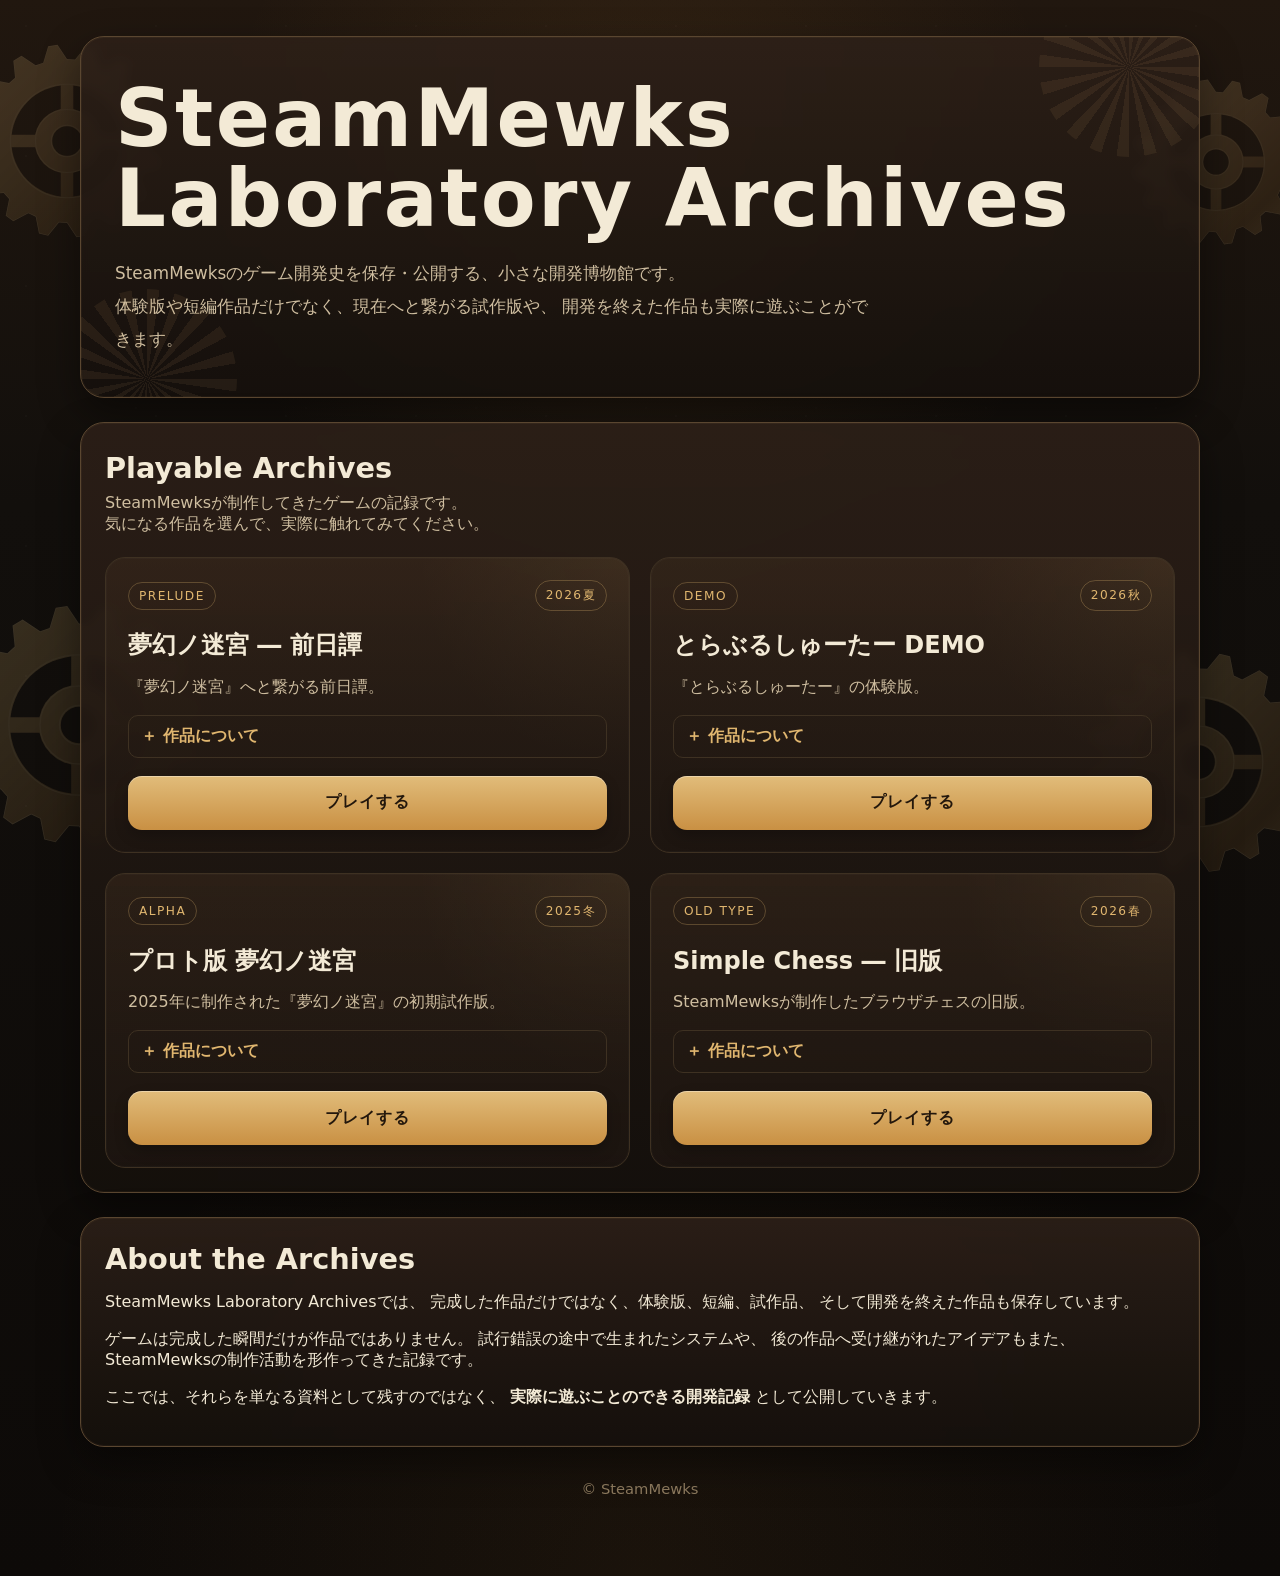
<file: index.html>
<!doctype html>
<html lang="ja">
<head>
  <meta charset="utf-8">
  <meta name="viewport" content="width=device-width, initial-scale=1, viewport-fit=cover">
  <meta name="theme-color" content="#120f0c">
  <meta
    name="description"
    content="SteamMewksが制作してきたブラウザゲームの体験版・短編作品・試作版を、実際に遊びながら辿れる開発アーカイブ。"
  >
  <title>SteamMewks Laboratory Archives</title>
  <link rel="stylesheet" href="./assets/css/style.css?v=20261019-3">

  <style>
    .game-summary{
      margin:0;
      color:var(--muted);
      line-height:1.82;
    }

    .game-details{
      margin-top:14px;
      color:var(--muted);
    }

    .game-details summary{
      cursor:pointer;
      padding:10px 12px;
      border:1px solid var(--line-soft);
      border-radius:10px;
      color:var(--accent-2);
      font-weight:700;
      list-style:none;
      user-select:none;
      transition:border-color .2s ease, background .2s ease;
    }

    .game-details summary::-webkit-details-marker{
      display:none;
    }

    .game-details summary::before{
      content:"＋";
      display:inline-block;
      width:1.4em;
    }

    .game-details[open] summary::before{
      content:"－";
    }

    .game-details summary:hover{
      border-color:var(--accent);
      background:rgba(224,182,111,0.05);
    }

    .details-content{
      padding:14px 4px 0;
    }

    .details-content p{
      margin:0;
      color:var(--muted);
      line-height:1.82;
    }

    .details-content p + p{
      margin-top:12px;
    }

    .game-details + .button{
      margin-top:18px;
    }
  </style>

</head>

<body>
  <div class="gears" aria-hidden="true">
    <div
      class="gear spin slow"
      style="--size: min(210px, 32vw, 32vh); --top: 4%; --left: -3%;"
    ></div>

    <div
      class="gear spin-reverse medium"
      style="--size: min(180px, 30vw, 30vh); --top: 8%; --right: -2%;"
    ></div>

    <div
      class="gear spin-reverse slow"
      style="--size: min(260px, 34vw, 34vh); --bottom: 5%; --left: -4%;"
    ></div>

    <div
      class="gear spin medium"
      style="--size: min(240px, 32vw, 32vh); --bottom: 2%; --right: -3%;"
    ></div>
  </div>

  <div class="noise" aria-hidden="true"></div>

  <main class="shell">

    <header class="hero panel">
      <h1>SteamMewks Laboratory Archives</h1>

      <p class="lead">
        SteamMewksのゲーム開発史を保存・公開する、小さな開発博物館です。<br>
        体験版や短編作品だけでなく、現在へと繋がる試作版や、
        開発を終えた作品も実際に遊ぶことができます。
      </p>
    </header>


    <section class="catalog panel" aria-labelledby="catalog-title">

      <div class="section-head">
        <h2 id="catalog-title">Playable Archives</h2>

        <p>
          SteamMewksが制作してきたゲームの記録です。<br>
          気になる作品を選んで、実際に触れてみてください。
        </p>
      </div>


      <div class="grid">

        <!-- 夢幻ノ迷宮 前日譚 -->
        <article class="card">

          <div class="card-top">
            <span class="tag">Prelude</span>
            <span class="tag">2026夏</span>
          </div>

          <h3>夢幻ノ迷宮 ― 前日譚</h3>

          <p class="game-summary">
            『夢幻ノ迷宮』へと繋がる前日譚。
          </p>

          <details class="game-details">
            <summary>作品について</summary>
            <div class="details-content">
              <p>
                本編より前に起きた出来事を、小さな冒険として体験できます。
              </p>

              <p>
                <strong>プレイ時間：</strong>
                1プレイ 約10～20分
                <br>
                <small>継続して遊べる要素があります。</small>
              </p>

              <p>
                クリアデータは『夢幻ノ迷宮』本編へ引き継ぐことができます。
              </p>
            </div>
          </details>

          <a
            class="button"
            href="./mugen-prelude/"
            aria-label="夢幻ノ迷宮 前日譚をプレイする"
          >
            プレイする
          </a>

        </article>


        <!-- とらぶるしゅーたー -->
        <article class="card">

          <div class="card-top">
            <span class="tag">Demo</span>
            <span class="tag">2026秋</span>
          </div>

          <h3>とらぶるしゅーたー DEMO</h3>

          <p class="game-summary">
            『とらぶるしゅーたー』の体験版。
          </p>

          <details class="game-details">
            <summary>作品について</summary>
            <div class="details-content">
              <p>
                ゲームの世界観や基本的なプレイ感覚を楽しめるデモバージョンです。
              </p>

              <p>
                <strong>プレイ時間：</strong>
                1プレイ 約30分
              </p>
            </div>
          </details>

          <a
            class="button"
            href="./troubleshooter-demo/"
            aria-label="とらぶるしゅーたー DEMOをプレイする"
          >
            プレイする
          </a>

        </article>


        <!-- プロト版 夢幻ノ迷宮 -->
        <article class="card">

          <div class="card-top">
            <span class="tag">Alpha</span>
            <span class="tag">2025冬</span>
          </div>

          <h3>プロト版 夢幻ノ迷宮</h3>

          <p class="game-summary">
            2025年に制作された『夢幻ノ迷宮』の初期試作版。
          </p>

          <details class="game-details">
            <summary>作品について</summary>
            <div class="details-content">
              <p>
                現在の作品へ発展する以前の、α版に近いゲームです。
              </p>

              <p>
                <strong>プレイ時間：</strong>
                1ゲーム 約10分
              </p>

              <p>
                現行版とはゲームシステムや内容が大きく異なります。<br>
                『夢幻ノ迷宮』がどのように生まれ、変化していったのかを残す
                開発資料として公開しています。
              </p>
            </div>
          </details>

          <a
            class="button"
            href="./proto-mugen/"
            aria-label="2025年制作のプロト版 夢幻ノ迷宮をプレイする"
          >
            プレイする
          </a>

        </article>

<!-- Simple Chess 旧版 -->
<article class="card">

  <div class="card-top">
    <span class="tag">Old Type</span>
    <span class="tag">2026春</span>
  </div>

  <h3>Simple Chess ― 旧版</h3>

  <p class="game-summary">
    SteamMewksが制作したブラウザチェスの旧版。
  </p>

  <details class="game-details">
    <summary>作品について</summary>
    <div class="details-content">
      <p>
        通常対局に加えて、スキルを使う変則モードやAIとのソロ対局を遊べます。<br>
        AI開発の原型でDeep blueを目指して一度挫折したものです。
      </p>

      <p>
        現在の『機巧の遊戯卓』へ繋がる、過去の試作・開発記録として公開しています。
      </p>
    </div>
  </details>

  <a
    class="button"
    href="./simple-chess/simple-chess.html"
    aria-label="Simple Chess 旧版をプレイする"
  >
    プレイする
  </a>

</article>

      </div>
    </section>


    <section class="notes panel" aria-labelledby="notes-title">

      <div class="section-head">
        <h2 id="notes-title">About the Archives</h2>
      </div>

      <p>
        SteamMewks Laboratory Archivesでは、
        完成した作品だけではなく、体験版、短編、試作品、
        そして開発を終えた作品も保存しています。
      </p>

      <p>
        ゲームは完成した瞬間だけが作品ではありません。
        試行錯誤の途中で生まれたシステムや、
        後の作品へ受け継がれたアイデアもまた、
        SteamMewksの制作活動を形作ってきた記録です。
      </p>

      <p>
        ここでは、それらを単なる資料として残すのではなく、
        <strong>実際に遊ぶことのできる開発記録</strong>
        として公開していきます。
      </p>

    </section>


    <footer class="footer">
      <p>© SteamMewks</p>
    </footer>

  </main>

  <script src="./assets/js/main.js"></script>
</body>
</html>
</file>
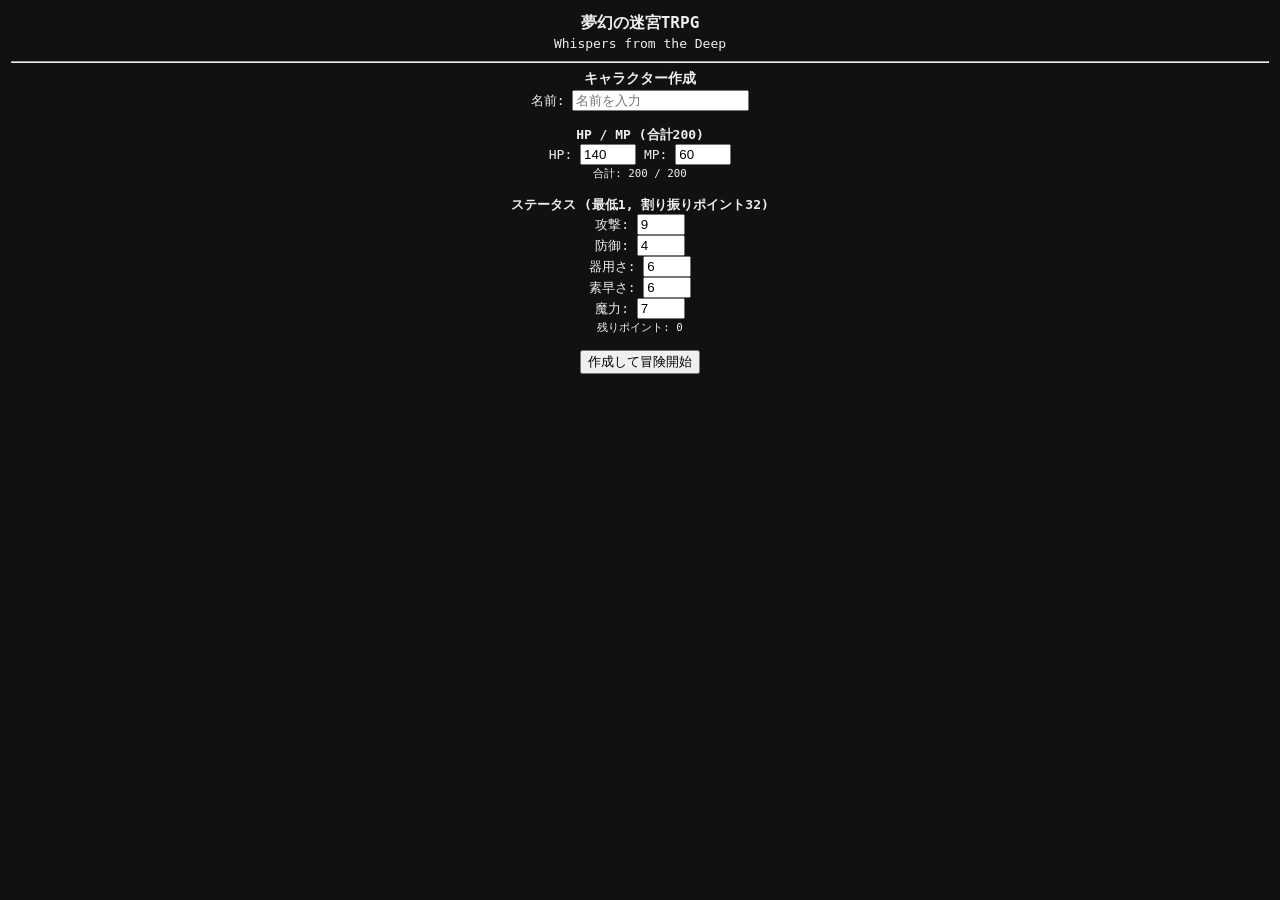
<file: proto-mugen/index.html>
<!DOCTYPE html>
<html lang="ja">
<head>
<meta charset="UTF-8">
<title>テキストRPG - 店舗システム</title>
<style>
  body {
    background-color: #111;
    color: #eee;
    font-family: monospace;
    padding: 3px;
  }

  #status, #buttons, #log, #adventureStatus {
    margin-bottom: 2px;
  }

  #buttons button {
    margin-right: 1px;
  }

#log {
  background-color: #222;
  padding: 10px;
  height: 200px;
  overflow-y: auto;   /* 縦スクロール */
  display: flex;
  flex-direction: column;
  justify-content: flex-start;
  align-items: flex-start;
}

#log span {
  display: inline;
  text-align: left;
  white-space: pre-wrap;  /* 横折り返し対応 */
  word-break: break-word; /* 単語も折り返す */
}

#status p, #adventureStatus p {
  margin: 0;        /* 上下の余白をなくす */
  line-height: 1.2; /* 行間を少し詰める */
  padding: 0;       /* 念のためパディングも消す */
}

h1 {
  font-size: 16px;     /* bodyの文字サイズに近い大きさ */
  margin: 2px 0;       /* 上下マージンをほぼ body と同じ感覚に */
}

h2 {
  font-size: 14px;     /* h1より少し小さく */
  margin: 2px 0;       /* 上下マージンも小さく統一 */
}

  /* 数字ごとの色指定 */
  .num-damage   { color: red; }
  .num-skill    { color: orangered; }
  .num-purchase { color: gold; }
  .num-gold     { color: yellow; }

/* モーダル全体 */
.modal {
  display: none;
  position: fixed;
  top: 0;
  left: 0;
  width: 100%;
  height: 100%;
  background-color: rgba(0,0,0,0.8);
  justify-content: center;
  align-items: center;
}

/* モーダル中身 */
.modal-content {
  background-color: #222;
  padding: 20px;
  border: 1px solid #555;
  min-width: 400px;
  max-height: 80vh;
  display: flex;
  flex-direction: row; /* 左右並び */
  gap: 10px;
}


/* 左列ボタン */
.storage-left {
  flex: 2; /* 幅比2 */
  display: flex;
  flex-direction: column;
  gap: 5px;
}

.storage-left button {
  width: 100%;
  display: block;
}

/* 右側リスト（共通クラス） */
.storageList {
  flex: 8; /* 幅比8 */
  overflow-y: auto;
  border: 1px solid #555;
  padding: 5px;
  border-radius: 4px;
}

.shop-item {
  border: 1px solid #555;
  border-radius: 6px;
  padding: 6px;
  margin-bottom: 8px;
  background: #1a1a1a;
}

/* 1行目 */
.shop-item-header {
  display: grid;
  grid-template-columns: 1fr auto auto; /* 名前｜値段｜ボタン */
  align-items: center;
  gap: 8px;
}

.shop-item-name {
  font-size: 1.05em;
  font-weight: bold;
}

.shop-item-price {
  white-space: nowrap;
}

.shop-item-desc {
  font-size: 0.85em;
  opacity: 0.85;
  margin-top: 4px;
}

.shop-item-action {
  text-align: right;
}

.shop-item-footer {
  display: flex;
  justify-content: space-between;
  align-items: center;
}

</style>

</head>



<body>

<h1 style="text-align: center; margin-bottom: 2px;">夢幻の迷宮TRPG</h1>
<div style="text-align: center; margin-bottom: 10px;">Whispers from the Deep</div>
<hr>


<div id="characterCreation" style="text-align:center;">
  <h2>キャラクター作成</h2>
  名前: <input type="text" id="playerName" placeholder="名前を入力"><br><br>
  <div>
    <strong>HP / MP (合計200)</strong><br>
    HP: <input type="number" id="hpInput" value="100" step="10" min="10" max="190">
    MP: <input type="number" id="mpInput" value="50" step="10" min="10" max="190"><br>
    <small>合計: <span id="hpmpSum">150</span></small>
  </div>
  <br>

  <div>
    <strong>ステータス (最低1, 割り振りポイント32)</strong><br>
    攻撃: <input type="number" class="statInput" id="atkInput" value="9" min="1" max="31"><br>
    防御: <input type="number" class="statInput" id="defInput" value="4" min="1" max="31"><br>
    器用さ: <input type="number" class="statInput" id="dexInput" value="6" min="1" max="31"><br>
    素早さ: <input type="number" class="statInput" id="agiInput" value="6" min="1" max="31"><br>
    魔力: <input type="number" class="statInput" id="magInput" value="7" min="1" max="31"><br>
    <small>残りポイント: <span id="statPoints">26</span></small>
  </div>
  <br>
  <button id="createPlayerBtn">作成して冒険開始</button>
</div>

<!-- ゲーム画面全体をラップ -->
<div id="gameUI" style="display: none;">
  <div id="status"></div>
  <div id="adventureStatus"></div>
  <hr>
  <div id="location">
    <div style="display: flex; align-items: center; gap: 10px;">
      <h2>ポータル</h2>
      <button id="modeBtn">気軽</button>
      <span id="modeDesc">戦闘は自動で進行します</span>
    </div>
    <select id="runeSelect"></select>
    <span class="rune-label">レリア</span>
    <select id="word1Select"></select>
    <select id="word2Select"></select>
    <select id="word3Select"></select>
    <button id="departBtn">出発</button>
  </div>
  <span id="areaInformation"></span><hr>

  <div id="buttons">
    <button id="weaponShopBtn">武器屋</button>
    <button id="armorShopBtn">防具屋</button>
    <button id="accessoryShopBtn">装飾屋</button>
    <button id="itemShopBtn">道具屋</button>
    <button id="illusionShopBtn" style="display:none;">幻想市場</button>
    <button id="saveBtn">記録屋</button>
    <button id="storageBtn">倉庫</button>
    <button id="trainingBtn">修練場</button>
    <button id="innBtn">宿屋</button>
    <button id="signBtn">符号の間</button>
    <button id="resetBtn">転生の間</button>
<!-- <button id="illusionShopBtn">幻想市場debug</button> -->
  </div>

  <div id="adventureButtons" style="display:none;">
    <button id="exploreBtn">探索する</button>
    <button id="returnBtn">街に帰る</button>

<button id="approachBtn" disabled>近寄る</button>
<button id="retreatBtn" disabled>離れる</button>


  </div>
  <hr>
<div id="TreasureUI"></div>

<div id="battleUI">
  <div id="playerArea"></div>
  <div id="enemyArea"></div>
  <table id="battleGrid">
    <!-- JSで自動生成 -->
  </table>
  <div id="skillButtons"></div>
</div>


    <div id="trainingArea" style="display:none;"></div>
    <div id="signArea" style="display:none;">
      <input type="text" id="dailyCodeInput" placeholder="コードを入力">
      <button id="submitCodeBtn">確認</button>
      <p id="signMessage"></p>
    </div>

  <hr>
  <h2>ログ</h2> <button id="logTestBtn">ログテスト</button>
  <div id="log"></div>

<!-- 武器屋モーダル -->
<div id="weaponModal" class="modal">
  <div class="modal-content" style="display:flex; flex-direction:column; max-height:80vh;">
    <h3>武器屋</h3>
    <div id="weaponList" style="flex:1; overflow-y:auto; border:1px solid #555; padding:5px; border-radius:4px;"></div>
    <button onclick="closeModal('weaponModal')">閉じる</button>
  </div>
</div>

<!-- 防具屋モーダル -->
<div id="armorModal" class="modal">
  <div class="modal-content" style="display:flex; flex-direction:column; max-height:80vh;">
    <h3>防具屋</h3>
    <div id="armorList" style="flex:1; overflow-y:auto; border:1px solid #555; padding:5px; border-radius:4px;"></div>
    <button onclick="closeModal('armorModal')">閉じる</button>
  </div>
</div>

<!-- 装飾品屋モーダル -->

<div id="accessoryModal" class="modal">
  <div class="modal-content" style="display:flex; flex-direction:column; max-height:80vh;">
    <h3>装飾品屋</h3>
    <div id="accessoryList" style="flex:1; overflow-y:auto; border:1px solid #555; padding:5px; border-radius:4px;"></div>
    <button onclick="closeModal('accessoryModal')">閉じる</button>
  </div>
</div>

<!-- 倉庫モーダル -->
<div id="storageModal" class="modal">
  <div class="modal-content">
    <!-- 左側 -->
    <div class="storage-left">
      <button onclick="showStorageCategory('weapon')">武器</button>
      <button onclick="showStorageCategory('armor')">防具</button>
      <button onclick="showStorageCategory('accessory')">装飾</button>
      <button onclick="closeModal('storageModal')">閉じる</button>
    </div>
    <!-- 右側 -->
    <div id="storageList" class="storageList">
      <!-- アイテム展開 -->
    </div>
  </div>
</div>

<!-- 幻想市場モーダル -->
<div id="illusionShopModal" class="modal">
  <div class="modal-content">
    <!-- 左側 -->
    <div class="storage-left">
      <button onclick="showIllusionCategory('weapon')">武器</button>
      <button onclick="showIllusionCategory('armor')">防具</button>
      <button onclick="showIllusionCategory('accessory')">装飾</button>
      <button onclick="showIllusionCategory('shop')">購入</button>
      <button onclick="closeModal('illusionShopModal')">離れる</button>
    </div>
    <!-- 右側 -->
    <div id="illusionList" class="storageList">
      <!-- 倉庫と同じようにアイテム展開 -->
    </div>
  </div>
</div>

<!-- 道具屋モーダル -->
<div id="itemModal" class="modal">
  <div class="modal-content" style="display:flex; flex-direction:column; max-height:80vh;">
    <h3>道具屋</h3>
    <div id="itemList"
         style="flex:1; overflow-y:auto; border:1px solid #555; padding:5px; border-radius:4px;">
    </div>
    <button onclick="closeModal('itemModal')">閉じる</button>
  </div>
</div>


</div>
</body>

<script src="Itemdate.js" defer></script>
<script src="StartGame.js" defer></script>
<script src="Utility.js" defer></script>
<script src="Test.js" defer></script>
<script src="City.js" defer></script>
<script src="Adventure.js" defer></script>
<script src="Areaportal.js" defer></script>
<script src="Battle.js" defer></script>



</html>
</file>
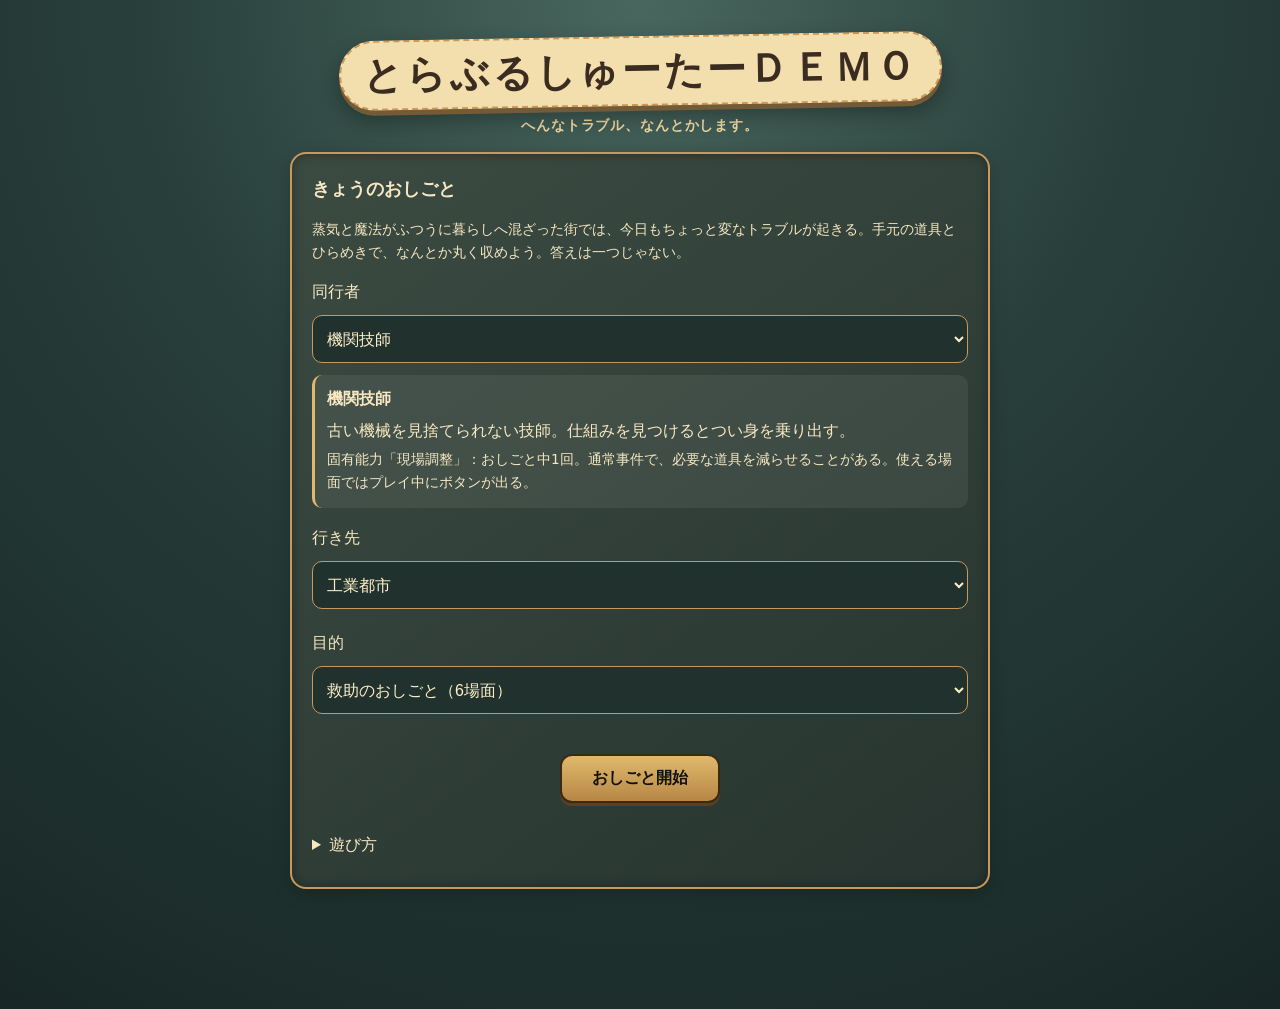
<file: troubleshooter-demo/index.html>
<!DOCTYPE html><html lang="ja"><head><meta charset="UTF-8"><meta name="viewport" content="width=device-width,initial-scale=1,viewport-fit=cover"><title>&#x3068;&#x3089;&#x3076;&#x308B;&#x3057;&#x3085;&#x30FC;&#x305F;&#x30FC;&#xFF24;&#xFF25;&#xFF2D;&#xFF2F;</title><style>
:root{
  --brass:#b08d57;
  --paper:#e6d3a3;
}

body{
  background:radial-gradient(circle at top,#3a2f1f,#0e0b08);
  color:var(--paper);
  font-family:"Special Elite",monospace;
  margin:0;
  padding:30px;
}

h1{
  font-family:"Cinzel",serif;
  text-align:center;
}

.panel{
  background:linear-gradient(145deg,#352a1b,#1b140c);
  border:3px solid var(--brass);
  padding:20px;
  margin:20px auto;
  max-width:700px;
  position:relative;
  box-shadow:inset 0 0 15px #000;
}

.card{
  background:linear-gradient(135deg,#e8d8b0,#c9b27c);
  color:#2a1f10;
  padding:15px;
  border:2px solid #5a4525;
  margin:10px 0;
  font-family:"Cinzel",serif;
}





button{
  display:block;
  margin:20px auto;
  padding:12px 30px;
  background:linear-gradient(#c7a45d,#8c6a2f);
  border:2px solid #3b2a12;
  color:#111;
  font-family:"Cinzel",serif;
  cursor:pointer;
}

select{
  width:100%;
  margin:10px 0 20px;
  padding:10px;
  background:#20160d;
  color:var(--paper);
  border:1px solid var(--brass);
}

.hidden{
  display:none;
}

.situation-header{
  display:flex;
  justify-content:space-between;
  align-items:center;
}

.pressure{
  color:var(--brass);
  font-family:"Cinzel",serif;
}
</style><style>
*{box-sizing:border-box}body{padding:14px 12px calc(106px + env(safe-area-inset-bottom));line-height:1.7;font-family:Georgia,"Yu Mincho",serif}h1{font-size:1.7rem;margin:12px 0 0}h2{font-size:1.13rem;margin:0 0 12px}.subtitle{text-align:center;font-size:.83rem;margin:2px 0 12px}.panel{padding:16px;margin:14px auto}.card{line-height:1.7;overflow-wrap:anywhere}.hidden{display:none!important}.situation-header{gap:10px;flex-wrap:wrap}.pressure{font-size:.83rem}.field{margin:12px 0}.field strong{display:block;margin-bottom:3px}.brief{padding:10px 12px;border-left:3px solid var(--brass);background:#0003;margin:10px 0}.small{font-size:.85rem}.progress{font-size:.82rem;color:var(--brass)}input,select,textarea,button{font-size:16px}button{min-height:48px;font-weight:bold}select{min-height:48px}.option{display:flex;gap:12px;align-items:flex-start;padding:14px;min-height:54px;cursor:pointer;touch-action:manipulation}.option input{width:22px;height:22px;margin:3px 0 0;flex:0 0 22px;accent-color:#715225}.option:has(input:checked){outline:3px solid #d8ba77;background:#f2dfae}textarea{width:100%;min-height:72px;background:#20160d;color:var(--paper);border:1px solid var(--brass);padding:10px;font-family:inherit}.actionbar{position:fixed;bottom:0;left:0;right:0;background:#1b140cf5;border-top:2px solid var(--brass);padding:8px 12px calc(8px + env(safe-area-inset-bottom));z-index:10}.action-inner{display:flex;gap:12px;align-items:center;max-width:700px;margin:auto}.action-inner button{flex:1;min-width:0;margin:0;font-size:15px;padding:10px}.counter{flex:0 0 110px;line-height:1.4;font-size:.8rem}button:disabled{opacity:.5;cursor:default}details summary{min-height:44px;padding:8px 0;cursor:pointer}.entry{padding:10px 0;border-top:1px solid #b08d5755}.entry p{margin:6px 0}.warning{color:#ffd0c6}.ending{font-size:1.1rem}fieldset{border:0;padding:0;margin:0}.sr-only{position:absolute;width:1px;height:1px;padding:0;overflow:hidden;clip:rect(0,0,0,0);white-space:nowrap}#abort{margin:12px 0;width:100%;background:linear-gradient(#b57a66,#855242);color:#fff}#restart{width:100%;margin:10px 0}button:focus-visible,input:focus-visible,summary:focus-visible,select:focus-visible,textarea:focus-visible{outline:3px solid #e5c477;outline-offset:3px}@media(min-width:641px){body{padding-top:24px}.panel{padding:20px}}@media(max-width:360px){.panel{padding:12px}.card{padding:12px}.counter{flex-basis:102px}}.transition{position:fixed;inset:0;background:radial-gradient(ellipse at center,#392a17,#0e0b08 75%);z-index:30;display:grid;place-items:center;overflow:hidden;padding:24px;color:var(--paper)}.gear{position:absolute;background:center/contain no-repeat;opacity:.22;width:72vmin;height:72vmin;animation:gearSpin 12s linear infinite;pointer-events:none}.gear.one{top:-12vmin;left:-18vmin;width:110vmin;height:110vmin}.gear.two{right:-20vmin;bottom:-6vmin;animation-direction:reverse;animation-duration:9s}.gear.three{width:43vmin;height:43vmin;top:14%;right:-10vmin;animation-duration:7s}.episode-center{position:relative;text-align:center;max-width:650px;width:100%;text-shadow:0 2px 8px #000}.episode-number{font-size:clamp(1.2rem,5vw,1.8rem);color:#c6a56a;letter-spacing:.08em}.episode-name{font-size:clamp(1.5rem,6vw,2.4rem);line-height:1.5;margin:16px 0;padding:16px 0;border-block:1px solid #b08d5780;overflow-wrap:anywhere}.episode-note{font-size:.95rem}#skipTransition{margin:28px auto 0;background:#0004;color:#dec79a;border:1px solid #b08d5780;font-family:inherit;font-size:.85rem;min-height:44px}body.transitioning{overflow:hidden}@keyframes gearSpin{to{transform:rotate(360deg)}}@media(prefers-reduced-motion:reduce){.gear{animation:none}}
.gear{background-image:url("data:image/svg+xml,%3Csvg%20xmlns%3D%22http%3A%2F%2Fwww.w3.org%2F2000%2Fsvg%22%20viewBox%3D%220%200%20200%20200%22%3E%3Cpolygon%20points%3D%22178.00%2C100.00%20177.62%2C107.65%20190.23%2C117.95%20188.04%2C126.71%20172.06%2C129.85%20168.79%2C136.77%20176.50%2C151.11%20171.12%2C158.36%20155.15%2C155.15%20149.48%2C160.29%20151.11%2C176.50%20143.37%2C181.14%20129.85%2C172.06%20122.64%2C174.64%20117.95%2C190.23%20109.02%2C191.56%20100.00%2C178.00%2092.35%2C177.62%2082.05%2C190.23%2073.29%2C188.04%2070.15%2C172.06%2063.23%2C168.79%2048.89%2C176.50%2041.64%2C171.12%2044.85%2C155.15%2039.71%2C149.48%2023.50%2C151.11%2018.86%2C143.37%2027.94%2C129.85%2025.36%2C122.64%209.77%2C117.95%208.44%2C109.02%2022.00%2C100.00%2022.38%2C92.35%209.77%2C82.05%2011.96%2C73.29%2027.94%2C70.15%2031.21%2C63.23%2023.50%2C48.89%2028.88%2C41.64%2044.85%2C44.85%2050.52%2C39.71%2048.89%2C23.50%2056.63%2C18.86%2070.15%2C27.94%2077.36%2C25.36%2082.05%2C9.77%2090.98%2C8.44%20100.00%2C22.00%20107.65%2C22.38%20117.95%2C9.77%20126.71%2C11.96%20129.85%2C27.94%20136.77%2C31.21%20151.11%2C23.50%20158.36%2C28.88%20155.15%2C44.85%20160.29%2C50.52%20176.50%2C48.89%20181.14%2C56.63%20172.06%2C70.15%20174.64%2C77.36%20190.23%2C82.05%20191.56%2C90.98%22%20fill%3D%22%23b08d57%22%2F%3E%3Ccircle%20cx%3D%22100%22%20cy%3D%22100%22%20r%3D%2253%22%20fill%3D%22%230e0b08%22%2F%3E%3Ccircle%20cx%3D%22100%22%20cy%3D%22100%22%20r%3D%2231%22%20fill%3D%22%23b08d57%22%2F%3E%3Ccircle%20cx%3D%22100%22%20cy%3D%22100%22%20r%3D%2214%22%20fill%3D%22%230e0b08%22%2F%3E%3Cpath%20d%3D%22M100%2045v32M100%20123v32M45%20100h32M123%20100h32%22%20stroke%3D%22%23b08d57%22%20stroke-width%3D%2212%22%2F%3E%3C%2Fsvg%3E")}

/* \4E00 \5834 \9762 \306E \72B6 \6CC1 \30FB \9053 \5177 \30FB \89E3 \7B54 \3092 \540C \3058 \753B \9762 \306B \53CE \3081 \308B \3002 \6587 \5B57 \3092 \5C0F \3055 \304F \3059 \308B \4EE3 \308F \308A \306B \91CD \8907 \3068 \4F59 \767D \3092 \524A \308B \3002  */
body{font-family:system-ui,sans-serif}.playing{padding:0;overflow:hidden}.playing>h1,.playing>.subtitle{display:none}body.playing #gameArea{height:calc(100vh - 76px - env(safe-area-inset-bottom));height:calc(100dvh - 76px - env(safe-area-inset-bottom));width:min(100%,700px);margin:auto;display:grid;grid-template-rows:40px minmax(0,1fr) auto auto;gap:5px;padding:5px 8px;overflow:hidden}
.playing .panel{margin:0;padding:7px;border-width:1px;min-width:0;min-height:0}.playing h2{font-size:15px;margin:0}.playing h3{font-size:17px;line-height:1.35;margin:0 0 5px}.playing .situation-header{display:none}.playing #scenePanel{display:flex;flex-direction:column}.playing #situation{margin:0;padding:8px;border-width:1px;font-size:15px;line-height:1.45;overflow:auto;overscroll-behavior:contain;min-height:0;flex:1}.playing .field{margin:6px 0}.playing .field strong{display:inline;font-size:13px;margin-right:6px}.playing .small{font-size:13px}.playing #items{display:grid;grid-template-columns:repeat(3,minmax(0,1fr));gap:5px}.playing #items:has(.option:nth-child(4)){grid-template-columns:repeat(2,minmax(0,1fr))}.playing .option{margin:0;padding:7px;gap:5px;font-size:14px;line-height:1.35;min-height:56px;align-items:center;border-width:1px}.playing .option input{width:18px;height:18px;flex-basis:18px;margin:0}.playing #items .option{flex-direction:column;justify-content:center;text-align:center}.playing #methods{display:grid;grid-template-columns:repeat(2,minmax(0,1fr));gap:4px}.playing #methods .option{min-height:44px;padding:6px 8px}.playing #methods .option:last-child{grid-column:1/-1}.playing #methods .small,.playing #methods br{display:none}.playing #methods input{position:absolute;opacity:0;width:1px;height:1px;pointer-events:none}.playing .option:focus-within{outline:3px solid #dbbe76}.playing .option:has(input:checked){outline:2px solid #d8ba77;outline-offset:-2px}.playing .section-head{display:flex;justify-content:space-between;align-items:center;gap:8px;margin-bottom:5px;min-height:26px}.mini-button{margin:0;padding:4px 8px;min-height:36px;background:#332617;color:#e5c998;border:1px solid #b08d5766;font-size:13px;font-family:inherit}.compact-header{display:flex;align-items:center;justify-content:space-between;gap:6px}.compact-header strong{font-size:14px;line-height:1.3}.compact-header small{display:block;font-size:11px;color:#bcaa89}.header-actions{display:flex;gap:4px}.header-actions button{min-height:36px}.playing #error:empty{display:none}.playing #error{position:fixed;bottom:78px;left:10px;right:10px;background:#43261b;padding:8px;z-index:12;font-size:13px}.playing .actionbar{padding-top:8px;padding-bottom:calc(8px + env(safe-area-inset-bottom))}.playing .action-inner{min-height:56px}.playing .counter{flex-basis:108px}.playing #next{min-height:52px}.scene-meta{font-size:12px;color:#73582e;margin:0 0 5px}.prompt-goal{border-top:1px solid #70532655;border-bottom:1px solid #70532655;padding:5px 0}.prompt-condition{font-size:14px}.retry-note{color:#922f21;font-weight:bold;font-size:14px}dialog.info-dialog{width:min(calc(100% - 24px),640px);max-height:calc(100dvh - 32px);padding:16px;background:linear-gradient(145deg,#352a1b,#1b140c);color:var(--paper);border:2px solid var(--brass);overflow:auto;overscroll-behavior:contain}dialog::backdrop{background:#000b}.dialog-head{display:flex;align-items:center;justify-content:space-between;gap:12px}.dialog-head h2{font-size:18px;margin:0}.dialog-head button{margin:0;min-height:44px;padding:7px 14px}.info-dialog p{line-height:1.5;font-size:15px}.info-dialog #abort{margin:12px 0 0}.info-dialog textarea{margin-top:10px}.info-dialog .card{padding:10px;font-family:inherit}.info-dialog .entry{font-size:14px}.info-dialog #memoBox{margin:10px 0}.playing #toolPanel{max-height:none}.playing #answerPanel{max-height:none}#introPanel{font-size:15px;line-height:1.5}#introPanel p{margin:10px 0}#introPanel h3{font-size:16px;margin:14px 0 6px}@media(max-height:640px){body.playing #gameArea{gap:3px;padding-top:3px;grid-template-rows:36px minmax(0,1fr) auto auto}.playing .panel{padding:5px}.playing #items .option{min-height:48px;padding:5px}.playing .section-head{margin-bottom:3px}.playing #situation{padding:6px}.playing h3{font-size:16px}}@media(max-width:350px){.playing #items .option{font-size:13px}.playing #methods .option{font-size:13px}.header-actions button{padding:4px 6px}.playing #situation{font-size:14px}}

.debug-filters{display:grid;grid-template-columns:1fr 1fr;gap:8px}.debug-filters label{font-size:13px}.debug-filters select,.debug-filters input{width:100%;margin:4px 0;min-height:44px;background:#20160d;color:var(--paper);border:1px solid var(--brass);padding:7px}#debugDialog{width:min(calc(100% - 20px),800px)}#debugList .card{font-family:inherit}#debugList .card h3{font-size:16px;margin:0 0 6px}#debugList .field{font-size:14px;margin:6px 0}#debugList summary{font-size:14px}#debugList .scene-meta{color:#73582e} .catalog-item-line{margin:0;padding:7px 2px;border-bottom:1px solid #b08d5738;font-size:14px;line-height:1.45}.companion-preview{margin:-8px 0 16px}.companion-preview p{margin:4px 0}.ability-actions{display:grid;grid-template-columns:1fr 1fr;gap:10px;margin-top:14px}.ability-actions button{margin:0;width:100%}@media(max-width:420px){.ability-actions{grid-template-columns:1fr}}
</style><style>.companion-tools{margin-top:8px;padding-top:7px;border-top:1px solid #b08d5755}.companion-tools .section-head{margin-bottom:4px}.companion-tools-title{font-size:13px;color:#bcaa89}.playing #companionItems{display:grid;grid-template-columns:repeat(3,minmax(0,1fr));gap:4px}.playing #companionItems .option{min-height:48px;padding:5px 3px;font-size:12px;line-height:1.25;justify-content:center;text-align:center}.playing #companionItems .option input{width:16px;height:16px;flex-basis:16px}.companion-tool-used{opacity:.4;text-decoration:line-through}@media(max-width:440px){.playing #companionItems{grid-template-columns:repeat(3,minmax(0,1fr))}}</style><style>
/* \3084 \308F \3089 \304B \3044 \300C \753A \306E \30C8 \30E9 \30D6 \30EB \5C4B \3055 \3093 \300D \98A8 \306E \8868 \60C5  */
:root{--brass:#c9985a;--paper:#fff0c9}
body{background:radial-gradient(circle at top,#49675e 0,#283f3b 42%,#182725 100%);color:#f7e8c1}
body>h1{display:table;margin:12px auto 4px;padding:10px 22px 11px;border:2px dashed #c9985a;border-radius:999px;background:#f3dfad;color:#3b2c21;font-family:system-ui,"Yu Gothic",sans-serif;font-size:clamp(1.7rem,7vw,2.45rem);font-weight:900;letter-spacing:.08em;line-height:1.15;box-shadow:0 5px 0 #745b38,0 10px 22px #0005;transform:rotate(-1deg)}
.title-tagline{text-align:center;margin:8px 0 14px;font-size:.88rem;font-weight:700;letter-spacing:.06em;color:#efd9a2}
.panel{background:linear-gradient(145deg,#3b4b42,#27342f);border:2px solid #c9985a;border-radius:16px;box-shadow:inset 0 0 12px #0005,0 6px 18px #0003}
.card{border-radius:12px;background:linear-gradient(135deg,#f4e5bc,#d9c38c);border-color:#80643d}
button{border-radius:12px;background:linear-gradient(#e0b96d,#b78745);box-shadow:0 3px 0 #5a4026;font-family:system-ui,"Yu Gothic",sans-serif}
select,textarea{border-radius:10px;background:#21322e}
.brief{border-radius:10px;border-left-color:#e2b86d;background:#fff1}
.transition{background:radial-gradient(ellipse at center,#425c52,#172622 78%)}
.episode-name{font-family:system-ui,"Yu Gothic",sans-serif;font-weight:800}
</style><style>
/* \30B9 \30DE \30DB \7E26 \753B \9762 \3067 \306F \30D7 \30EC \30A4 \753B \9762 \3092 1\753B \9762 \5185 \306B \96C6 \7D04 \3059 \308B \3002 \9577 \3044 \72B6 \6CC1 \6587 \3060 \3051 \5185 \90E8 \30B9 \30AF \30ED \30FC \30EB \53EF \3002  */
@media (max-width:640px){
  body.playing{height:100dvh;max-height:100dvh;overflow:hidden;padding:0}
  body.playing #gameArea{
    height:calc(100dvh - 64px - env(safe-area-inset-bottom));
    grid-template-rows:32px auto auto auto;
    align-content:start;
    gap:3px;
    padding:3px 5px;
    overflow:hidden;
  }
  .playing .compact-header{min-height:32px;gap:3px}
  .playing .compact-header strong{font-size:12px}
  .playing .compact-header small{font-size:9px;line-height:1.05}
  .playing .header-actions{gap:2px}
  .playing .header-actions button{min-height:28px;padding:2px 5px;font-size:10px;border-radius:8px}
  .playing .panel{padding:4px;border-width:1px;border-radius:9px}
  .playing h2{font-size:12px;line-height:1.15}
  .playing h3{font-size:14px;line-height:1.25;margin-bottom:3px}
  .playing #scenePanel{display:block;min-height:0;max-height:36dvh;overflow:hidden}
  .playing #situation{padding:5px;font-size:12px;line-height:1.28;border-radius:7px;flex:none;max-height:33dvh;overflow:auto;overscroll-behavior:contain}
  .playing #situation .field{margin:3px 0}
  .playing #situation .field strong{font-size:11px;margin-right:4px}
  .playing .prompt-goal{padding:3px 0}
  .playing .prompt-condition{font-size:11px;line-height:1.25}
  .playing .retry-note{font-size:11px;line-height:1.25;margin:4px 0}
  .playing .section-head{min-height:18px;margin-bottom:2px}
  .playing #toolPanel{padding:4px}
  .playing #items{grid-template-columns:repeat(3,minmax(0,1fr));gap:3px}
  .playing #items:has(.option:nth-child(4)){grid-template-columns:repeat(4,minmax(0,1fr))}
  .playing #items .option{min-height:38px;padding:3px 2px;font-size:11px;line-height:1.15;border-radius:7px}
  .playing #items .option input{width:14px;height:14px;flex-basis:14px}
  .playing .companion-tools{margin-top:3px;padding-top:3px}
  .playing .companion-tools .section-head{margin-bottom:2px}
  .playing .companion-tools-title{font-size:10px;line-height:1.1}
  .playing #companionToolCount{font-size:9px}
  .playing #companionItems{display:grid;grid-template-columns:repeat(3,minmax(0,1fr));gap:2px}
  .playing #companionItems .option{min-height:35px;padding:2px 1px;font-size:9.5px;line-height:1.1;border-radius:6px}
  .playing #companionItems .option input{width:13px;height:13px;flex-basis:13px}
  .playing #answerPanel{padding:4px}
  .playing #answerPanel .section-head{margin-bottom:2px}
  .playing #openAnswerInfo{min-height:24px;padding:2px 6px;font-size:10px}
  .playing #methods{grid-template-columns:repeat(4,minmax(0,1fr));gap:2px}
  .playing #methods .option{min-height:34px;padding:3px 2px;font-size:10px;line-height:1.12;text-align:center;justify-content:center;border-radius:7px}
  .playing #methods .option:last-child{grid-column:1/-1;min-height:30px}
  .playing .actionbar{padding:4px 6px calc(4px + env(safe-area-inset-bottom))}
  .playing .action-inner{min-height:52px;gap:6px}
  .playing .counter{flex-basis:92px;font-size:10px;line-height:1.15}
  .playing #next{min-height:44px;padding:5px 8px;font-size:13px;border-radius:10px}
  .playing #error{bottom:62px;font-size:11px;padding:5px}
}
@media (max-width:360px){
  body.playing #gameArea{height:calc(100dvh - 61px - env(safe-area-inset-bottom));padding-inline:3px}
  .playing .header-actions button{font-size:9px;padding-inline:3px}
  .playing #items .option{font-size:10px}
  .playing #companionItems .option{font-size:9px}
  .playing #methods .option{font-size:9.5px}
  .playing #situation{font-size:11.5px}
}
@media (max-height:600px) and (max-width:640px){
  body.playing #gameArea{grid-template-rows:29px auto auto auto;gap:2px;padding-block:2px}
  .playing .compact-header{min-height:29px}
  .playing .header-actions button{min-height:25px}
  .playing #items .option{min-height:34px}
  .playing #companionItems .option{min-height:31px}
  .playing #methods .option{min-height:30px}
  .playing #methods .option:last-child{min-height:27px}
  .playing .action-inner{min-height:48px}
  .playing #next{min-height:40px}
  .playing #scenePanel{max-height:29dvh}
  .playing #situation{max-height:26dvh}
}
</style><style>
/* \9053 \5177 \30AB \30FC \30C9 \306F 1\884C \76EE \3092 \30C1 \30A7 \30C3 \30AF \3001 2\884C \76EE \3092 \9053 \5177 \540D \306B \56FA \5B9A \3002  */
.playing #items .option,.playing #companionItems .option{display:grid;grid-template-rows:auto minmax(1.2em,auto);grid-template-columns:1fr;place-items:center;align-content:center;gap:3px;text-align:center}
.playing #items .option input,.playing #companionItems .option input{grid-row:1;grid-column:1;margin:0}
.playing #items .option span,.playing #companionItems .option span{grid-row:2;grid-column:1;display:block;width:100%;min-width:0;line-height:1.15;text-align:center;overflow-wrap:anywhere}
.playing #items .option strong,.playing #companionItems .option strong{display:block;font-weight:700}
.companion-history-line{padding:5px 7px;border-left:3px solid var(--brass);background:#ffffff0c;border-radius:5px}
@media(max-width:640px){.playing .header-actions{display:grid;grid-template-columns:repeat(5,minmax(0,1fr));flex:1}.playing .header-actions button{width:100%;min-width:0;padding-inline:2px;font-size:9px;white-space:nowrap}.playing .compact-header>div:first-child{flex:0 0 auto}.playing #items .option,.playing #companionItems .option{gap:2px}}
</style><style>
/* \30D7 \30EC \30A4 \9032 \884C \306F \30AD \30E3 \30C3 \30C1 \30B3 \30D4 \30FC \76F4 \4E0B \3078 \3002 \64CD \4F5C \5217 \306F \30DC \30BF \30F3 \5C02 \7528 \306B \3059 \308B \3002  */
.play-progress{display:none;text-align:center;margin:-6px auto 7px;line-height:1.15;color:#f2dca5}
body.playing>.title-tagline{margin:5px 0 2px;font-size:.76rem;line-height:1.1}
body.playing>.play-progress{display:flex;align-items:baseline;justify-content:center;gap:8px;min-height:18px;font-size:11px}
body.playing>.play-progress strong{font-size:12px;color:#fff0c9}
body.playing>.play-progress span{font-size:10px;color:#d9c796}
.playing .compact-header{justify-content:center}
.playing .header-actions{width:100%;flex:1}
@media(max-width:640px){
 body.playing #gameArea{height:calc(100dvh - 101px - env(safe-area-inset-bottom));grid-template-rows:29px auto auto auto}
 .playing .compact-header{min-height:29px}
 .playing .header-actions{display:grid;grid-template-columns:repeat(5,minmax(0,1fr));gap:2px}
 .playing .header-actions button{width:100%;min-width:0;padding-inline:2px;font-size:9px;white-space:nowrap}
}
@media(max-width:360px){body.playing #gameArea{height:calc(100dvh - 98px - env(safe-area-inset-bottom))}}
@media(max-height:600px) and (max-width:640px){
 body.playing>.title-tagline{margin-top:2px;font-size:.7rem}
 body.playing>.play-progress{min-height:15px;margin-bottom:3px}
 body.playing #gameArea{height:calc(100dvh - 91px - env(safe-area-inset-bottom));grid-template-rows:26px auto auto auto}
}
</style><style>
/* \80FD \529B \306F \9053 \5177 \5FC5 \8981 \6570 \306E \898B \51FA \3057 \6A2A \304B \3089 \4EFB \610F \3067 \4F7F \3046 \3002 \89E3 \6C7A \624B \6BB5 \306F \9078 \629E \5F8C \306B \672A \9078 \629E \3092 \6697 \304F \3059 \308B \3002  */
#abilityNow{margin:0;min-height:30px;padding:4px 9px;white-space:nowrap;font-size:12px}
#methods.method-picked .option:not(:has(input:checked)){opacity:.34;filter:saturate(.45) brightness(.72)}
#methods.method-picked .option:has(input:checked){opacity:1;filter:none}
#methods .option{transition:opacity .15s ease,filter .15s ease,transform .15s ease}
@media(max-width:640px){.playing #abilityNow{min-height:24px;padding:2px 6px;font-size:10px;border-radius:7px}.playing #toolPanel .section-head{gap:4px}.playing #toolHeading{min-width:0}}
</style></head><body><h1>&#x3068;&#x3089;&#x3076;&#x308B;&#x3057;&#x3085;&#x30FC;&#x305F;&#x30FC;&#xFF24;&#xFF25;&#xFF2D;&#xFF2F;</h1><p class="title-tagline">&#x3078;&#x3093;&#x306A;&#x30C8;&#x30E9;&#x30D6;&#x30EB;&#x3001;&#x306A;&#x3093;&#x3068;&#x304B;&#x3057;&#x307E;&#x3059;&#x3002;</p><div class="play-progress" aria-live="polite"><strong id="compactHeading" tabindex="-1">&#x30A8;&#x30D4;&#x30BD;&#x30FC;&#x30C9;</strong><span id="compactProgress"></span></div><div id="setupPanel" class="panel"><h2>&#x304D;&#x3087;&#x3046;&#x306E;&#x304A;&#x3057;&#x3054;&#x3068;</h2><p class="small">&#x84B8;&#x6C17;&#x3068;&#x9B54;&#x6CD5;&#x304C;&#x3075;&#x3064;&#x3046;&#x306B;&#x66AE;&#x3089;&#x3057;&#x3078;&#x6DF7;&#x3056;&#x3063;&#x305F;&#x8857;&#x3067;&#x306F;&#x3001;&#x4ECA;&#x65E5;&#x3082;&#x3061;&#x3087;&#x3063;&#x3068;&#x5909;&#x306A;&#x30C8;&#x30E9;&#x30D6;&#x30EB;&#x304C;&#x8D77;&#x304D;&#x308B;&#x3002;&#x624B;&#x5143;&#x306E;&#x9053;&#x5177;&#x3068;&#x3072;&#x3089;&#x3081;&#x304D;&#x3067;&#x3001;&#x306A;&#x3093;&#x3068;&#x304B;&#x4E38;&#x304F;&#x53CE;&#x3081;&#x3088;&#x3046;&#x3002;&#x7B54;&#x3048;&#x306F;&#x4E00;&#x3064;&#x3058;&#x3083;&#x306A;&#x3044;&#x3002;</p>
<label for="companion">&#x540C;&#x884C;&#x8005;</label><select id="companion"><option value="engineer">&#x6A5F;&#x95A2;&#x6280;&#x5E2B;</option><option value="alchemist" disabled>&#x932C;&#x91D1;&#x8853;&#x5E2B;</option><option value="mercenary" disabled>&#x50AD;&#x5175;</option><option value="navigator" disabled>&#x822A;&#x6D77;&#x58EB;</option><option value="medic" disabled>&#x6551;&#x8B77;&#x54E1;</option><option value="scholar" disabled>&#x5B66;&#x8005;</option><option value="porter" disabled>&#x904B;&#x642C;&#x4EBA;</option><option value="negotiator" disabled>&#x4EA4;&#x6E09;&#x4EBA;</option><option value="scout" disabled>&#x65A5;&#x5019;</option><option value="mage" disabled>&#x9B54;&#x8853;&#x5E2B;</option></select><div id="companionPreview" class="brief companion-preview" aria-live="polite"></div>
<label for="destination">&#x884C;&#x304D;&#x5148;</label><select id="destination"><option value="city">&#x5DE5;&#x696D;&#x90FD;&#x5E02;</option><option value="ruins" disabled>&#x53E4;&#x4EE3;&#x907A;&#x8DE1;</option><option value="sky" disabled>&#x7A7A;&#x4E2D;&#x90FD;&#x5E02;</option></select>
<label for="purpose">&#x76EE;&#x7684;</label><select id="purpose"><option value="rescue">&#x6551;&#x52A9;&#x306E;&#x304A;&#x3057;&#x3054;&#x3068;&#xFF08;6&#x5834;&#x9762;&#xFF09;</option><option value="research" disabled>&#x8ABF;&#x67FB;&#x306E;&#x304A;&#x3057;&#x3054;&#x3068;&#xFF08;8&#x5834;&#x9762;&#xFF09;</option><option value="escort" disabled>&#x4ED8;&#x304D;&#x6DFB;&#x3044;&#x306E;&#x304A;&#x3057;&#x3054;&#x3068;&#xFF08;7&#x5834;&#x9762;&#xFF09;</option></select><button id="startGame">&#x304A;&#x3057;&#x3054;&#x3068;&#x958B;&#x59CB;</button>
<details><summary>&#x904A;&#x3073;&#x65B9;</summary><p>&#x4E8B;&#x4EF6;&#x3054;&#x3068;&#x306B;&#x4F7F;&#x3046;&#x9053;&#x5177;&#x306E;&#x6570;&#x3092;1&#xFF5E;3&#x500B;&#x304B;&#x3089;&#x62BD;&#x9078;&#x3059;&#x308B;&#x3002;2&#x500B;&#x304C;&#x6700;&#x3082;&#x51FA;&#x3084;&#x3059;&#x3044;&#x3002;&#x624B;&#x672D;&#x304B;&#x3089;&#x305D;&#x306E;&#x6570;&#x3060;&#x3051;&#x9078;&#x3073;&#x3001;&#x4F7F;&#x3044;&#x65B9;&#x3092;&#x53E3;&#x3067;&#x8AAC;&#x660E;&#x3057;&#x3088;&#x3046;&#x3002;&#x89E3;&#x6C7A;&#x3057;&#x305F;&#x3089;&#x3001;&#x8FD1;&#x3044;&#x89E3;&#x7B54;&#x50BE;&#x5411;&#x3092;&#xFF11;&#x3064;&#x9078;&#x3093;&#x3067;&#x6B21;&#x3078;&#x3002;&#x81EA;&#x7531;&#x306A;&#x89E3;&#x7B54;&#x3092;&#x30B2;&#x30FC;&#x30E0;&#x304C;&#x63A1;&#x70B9;&#x3059;&#x308B;&#x3053;&#x3068;&#x306F;&#x306A;&#x3044;&#x3002;</p><p>&#x89E3;&#x6C7A;&#x3067;&#x304D;&#x306A;&#x304B;&#x3063;&#x305F;&#x5834;&#x5408;&#x306F;&#x3001;&#x8A66;&#x3057;&#x305F;&#x9053;&#x5177;&#x3060;&#x3051;&#x9078;&#x3076;&#xFF08;0&#x500B;&#x3067;&#x3082;&#x53EF;&#xFF09;&#x3002;&#x305D;&#x306E;&#x554F;&#x984C;&#x3092;&#x6B8B;&#x3057;&#x305F;&#x307E;&#x307E;&#x7ACB;&#x3066;&#x76F4;&#x3059;&#x3002;&#x57FA;&#x672C;&#x7684;&#x306B;&#x306F;&#x72B6;&#x6CC1;&#x304C;&#x60AA;&#x5316;&#x3057;&#x3001;&#x7ACB;&#x3066;&#x76F4;&#x3057;&#x3067;&#x4F7F;&#x3046;&#x9053;&#x5177;&#x306E;&#x6570;&#x306F;1&#xFF5E;3&#x500B;&#x304B;&#x3089;&#x518D;&#x62BD;&#x9078;&#x3059;&#x308B;&#x3002;&#x540C;&#x884C;&#x8005;&#x306E;&#x56FA;&#x6709;&#x80FD;&#x529B;&#x306F;&#x4F7F;&#x3048;&#x308B;&#x5834;&#x9762;&#x3067;&#x300C;&#x80FD;&#x529B;&#x3092;&#x4F7F;&#x3046;&#x300D;&#x30DC;&#x30BF;&#x30F3;&#x3084;&#x5C02;&#x7528;&#x306E;&#x78BA;&#x8A8D;&#x753B;&#x9762;&#x304B;&#x3089;&#x4F7F;&#x3048;&#x3001;&#x6E29;&#x5B58;&#x3082;&#x3067;&#x304D;&#x308B;&#x3002;</p><p>&#x6700;&#x521D;&#x306E;&#x89E3;&#x6C7A;&#x65B9;&#x6CD5;&#x3067;&#x7B2C;&#x4E8C;&#x5834;&#x9762;&#x304C;&#x5206;&#x5C90;&#x3057;&#x3001;&#x305D;&#x306E;&#x5F8C;&#x306E;&#x51FA;&#x6765;&#x4E8B;&#x306B;&#x3082;&#x5F71;&#x97FF;&#x3059;&#x308B;&#x3002;</p><p>&#x540C;&#x884C;&#x8005;&#x306F;20&#x7A2E;&#x985E;&#x306E;&#x6240;&#x6301;&#x9053;&#x5177;&#x304B;&#x3089;&#x3001;&#x304A;&#x3057;&#x3054;&#x3068;&#x3054;&#x3068;&#x306B;&#x30E9;&#x30F3;&#x30C0;&#x30E0;&#x306A;3&#x3064;&#x3092;&#x6301;&#x3061;&#x8FBC;&#x3080;&#x3002;&#x901A;&#x5E38;&#x624B;&#x672D;&#x3068;&#x306F;&#x5225;&#x67A0;&#x3067;&#x9078;&#x3079;&#x3001;&#x5FC5;&#x8981;&#x9053;&#x5177;&#x6570;&#x306B;&#x3082;&#x6570;&#x3048;&#x3089;&#x308C;&#x308B;&#x304C;&#x3001;&#x5404;&#x9053;&#x5177;&#x306F;&#x305D;&#x306E;&#x304A;&#x3057;&#x3054;&#x3068;&#x4E2D;1&#x56DE;&#x3060;&#x3051;&#x4F7F;&#x7528;&#x3067;&#x304D;&#x308B;&#x3002;</p><p>&#x9053;&#x5177;&#x306B;&#x306F;&#x30E9;&#x30F3;&#x30C0;&#x30E0;&#x306A;&#x5F62;&#x5BB9;&#x8A5E;&#x304C;&#x4ED8;&#x304F;&#x3002;&#x540D;&#x524D;&#x304B;&#x3089;&#x81EA;&#x7531;&#x306B;&#x4F7F;&#x3044;&#x65B9;&#x3092;&#x60F3;&#x50CF;&#x3057;&#x3001;&#x307F;&#x3093;&#x306A;&#x304C;&#x7D0D;&#x5F97;&#x3059;&#x308B;&#x89E3;&#x6C7A;&#x3092;&#x8003;&#x3048;&#x3088;&#x3046;&#x3002;&#x73FE;&#x5834;&#x306E;&#x7269;&#x3084;&#x540C;&#x884C;&#x8005;&#x306E;&#x624B;&#x3082;&#x501F;&#x308A;&#x3089;&#x308C;&#x308B;&#x3002;</p></details></div>
<main id="gameArea" class="hidden"><header id="gameHeader" class="compact-header hidden"><div class="header-actions"><button id="openHowTo" class="mini-button">&#x904A;&#x3073;&#x65B9;</button><button id="openCatalog" class="mini-button">&#x4E00;&#x89A7;</button><button id="openJob" class="mini-button">&#x304A;&#x3057;&#x3054;&#x3068;</button><button id="openProgress" class="mini-button">&#x7D4C;&#x904E;</button><button id="openMemo" class="mini-button">&#x30E1;&#x30E2;</button></div></header><section id="introPanel" class="panel"><h2 id="introHeading" tabindex="-1">&#x304A;&#x3057;&#x3054;&#x3068;&#x306E;&#x306F;&#x3058;&#x307E;&#x308A;</h2><div id="backstory"></div><h3>&#x5168;&#x4F53;&#x306E;&#x6D41;&#x308C;</h3><div id="storyFlow"></div></section><section id="missionPanel" class="panel"><details id="missionDetails" open><summary><strong>&#x4ECA;&#x56DE;&#x306E;&#x304A;&#x3057;&#x3054;&#x3068;</strong> <span id="progress" class="progress"></span></summary><div id="missionBrief" class="brief"></div></details></section>
<section id="scenePanel" class="panel"><div class="situation-header"><h2 id="sceneHeading" tabindex="-1">&#x72B6;&#x6CC1;</h2><div id="pressure" class="pressure"></div></div><div id="situation" class="card"></div></section>
<section id="toolPanel" class="panel"><div class="section-head"><h2 id="toolHeading" tabindex="-1">&#x901A;&#x5E38;&#x9053;&#x5177;</h2><button id="abilityNow" class="mini-button hidden" type="button">&#x80FD;&#x529B;&#x3092;&#x4F7F;&#x3046;</button></div><div id="items"></div><div class="companion-tools"><div class="section-head"><strong class="companion-tools-title">&#x540C;&#x884C;&#x8005;&#x306E;&#x9053;&#x5177;&#xFF08;&#x5404;1&#x56DE;&#xFF09;</strong><span id="companionToolCount" class="small"></span></div><div id="companionItems"></div></div></section>
<section id="answerPanel" class="panel"><div class="section-head"><h2 id="methodHeading" tabindex="-1">&#x3069;&#x3046;&#x89E3;&#x6C7A;&#x3057;&#x305F;&#xFF1F;</h2><button id="openAnswerInfo" class="mini-button">&#x9078;&#x3073;&#x65B9;</button></div><fieldset id="methods"><legend class="sr-only">&#x89E3;&#x7B54;&#x50BE;&#x5411;</legend></fieldset><p id="error" class="warning" role="status"></p></section>
<section id="historyPanel" class="panel"><details><summary>&#x3053;&#x308C;&#x307E;&#x3067;&#x306E;&#x7D4C;&#x904E; <span id="historyCount"></span></summary><div id="history"></div></details><button id="restart" class="hidden">&#x5225;&#x306E;&#x304A;&#x3057;&#x3054;&#x3068;&#x3092;&#x59CB;&#x3081;&#x308B;</button></section></main>
<div id="actionbar" class="actionbar hidden"><div class="action-inner"><div id="counter" class="counter" aria-live="polite"></div><button id="next" disabled>&#x5BFE;&#x5FDC;&#x3092;&#x6C7A;&#x3081;&#x3066;&#x6B21;&#x3078;</button></div></div><div id="transition" class="transition hidden" role="dialog" aria-modal="true" aria-labelledby="episodeName"><div class="gear one" aria-hidden="true"></div><div class="gear two" aria-hidden="true"></div><div class="gear three" aria-hidden="true"></div><div class="episode-center"><div id="episodeNumber" class="episode-number"></div><h2 id="episodeName" class="episode-name"></h2><p id="episodeNote" class="episode-note"></p><button id="skipTransition">&#x30BF;&#x30C3;&#x30D7;&#x3057;&#x3066;&#x63D0;&#x793A;&#x3078;</button></div></div><dialog id="infoDialog" class="info-dialog"><div class="dialog-head"><h2 id="infoTitle">&#x8AAC;&#x660E;</h2><button id="closeInfo">&#x9589;&#x3058;&#x308B;</button></div><div id="infoContent"></div><div id="memoBox" class="hidden"><label for="answerNote">&#x5BFE;&#x5FDC;&#x6848;&#xFF08;&#x4EFB;&#x610F;&#xFF09;</label><textarea id="answerNote" maxlength="240" placeholder="&#x53E3;&#x3067;&#x8A71;&#x3059;&#x3060;&#x3051;&#x3067;&#x3082;OK&#x3002;&#x6B8B;&#x3057;&#x305F;&#x3044;&#x3068;&#x304D;&#x3060;&#x3051;&#x66F8;&#x3053;&#x3046;&#x3002;"></textarea><p class="small">&#x9589;&#x3058;&#x3066;&#x3082;&#x5165;&#x529B;&#x306F;&#x6B8B;&#x308B;&#x3002;&#x6B21;&#x306E;&#x5834;&#x9762;&#x3067;&#x7D4C;&#x904E;&#x306B;&#x8A18;&#x9332;&#x3055;&#x308C;&#x308B;&#x3002;</p></div><button id="abort" class="hidden">&#x4ECA;&#x65E5;&#x306F;&#x3053;&#x3053;&#x307E;&#x3067;&#x306B;&#x3059;&#x308B;</button></dialog><dialog id="abilityDialog" class="info-dialog" aria-labelledby="abilityTitle"><div class="dialog-head"><h2 id="abilityTitle">&#x540C;&#x884C;&#x8005;&#x306E;&#x56FA;&#x6709;&#x80FD;&#x529B;</h2></div><div class="card"><p id="abilityOwner" class="small"></p><p><strong id="abilityName"></strong></p><p id="abilityMessage"></p></div><div id="abilityActions" class="ability-actions"><button id="abilitySkip" class="mini-button">&#x4ECA;&#x56DE;&#x306F;&#x4F7F;&#x308F;&#x306A;&#x3044;</button><button id="abilityUse">&#x80FD;&#x529B;&#x3092;&#x4F7F;&#x3046;</button></div><div id="abilityNumberChoices" class="hidden"><div class="ability-actions" style="grid-template-columns:repeat(3,1fr)"><button type="button" data-scholar-count="1">1&#x500B;</button><button type="button" data-scholar-count="2">2&#x500B;</button><button type="button" data-scholar-count="3">3&#x500B;</button></div><button id="abilityNumberCancel" class="mini-button" type="button" style="width:100%;margin-top:10px">&#x4ECA;&#x56DE;&#x306F;&#x4F7F;&#x308F;&#x306A;&#x3044;</button></div></dialog><dialog id="spoilerDialog" class="info-dialog" aria-labelledby="spoilerTitle"><div class="dialog-head"><h2 id="spoilerTitle">&#x4E8B;&#x4EF6;&#x4E00;&#x89A7;&#x3092;&#x958B;&#x304D;&#x307E;&#x3059;&#x304B;&#xFF1F;</h2><button id="closeSpoiler">&#x623B;&#x308B;</button></div><div class="card"><p><strong>&#x30CD;&#x30BF;&#x30D0;&#x30EC;&#x60C5;&#x5831;&#x304C;&#x3042;&#x308A;&#x307E;&#x3059;&#x3002;</strong></p><p>&#x4E00;&#x89A7;&#x306B;&#x306F;&#x3001;&#x307E;&#x3060;&#x906D;&#x9047;&#x3057;&#x3066;&#x3044;&#x306A;&#x3044;&#x4E8B;&#x4EF6;&#x3001;&#x89E3;&#x6C7A;&#x65B9;&#x6CD5;&#x304B;&#x3089;&#x7D9A;&#x304F;&#x4E8B;&#x4EF6;&#x3001;&#x7D42;&#x76E4;&#x306E;&#x5C55;&#x958B;&#x306A;&#x3069;&#x304C;&#x542B;&#x307E;&#x308C;&#x307E;&#x3059;&#x3002;</p><p class="small">&#x5185;&#x5BB9;&#x3092;&#x5148;&#x306B;&#x77E5;&#x308A;&#x305F;&#x304F;&#x306A;&#x3044;&#x5834;&#x5408;&#x306F;&#x300C;&#x623B;&#x308B;&#x300D;&#x3092;&#x9078;&#x3093;&#x3067;&#x304F;&#x3060;&#x3055;&#x3044;&#x3002;</p></div><button id="confirmCatalog">&#x30CD;&#x30BF;&#x30D0;&#x30EC;&#x3092;&#x4E86;&#x627F;&#x3057;&#x3066;&#x4E00;&#x89A7;&#x3092;&#x958B;&#x304F;</button></dialog><dialog id="debugDialog" class="info-dialog" aria-labelledby="debugTitle"><div class="dialog-head"><h2 id="debugTitle">&#x4E00;&#x89A7;</h2><button id="closeDebug">&#x9589;&#x3058;&#x308B;</button></div><p class="small">&#x4E8B;&#x4EF6;&#x30FB;&#x30A2;&#x30A4;&#x30C6;&#x30E0;&#x30FB;&#x540C;&#x884C;&#x8005;&#x306E;&#x60C5;&#x5831;&#x3092;&#x78BA;&#x8A8D;&#x3067;&#x304D;&#x307E;&#x3059;&#x3002;&#x95B2;&#x89A7;&#x3057;&#x3066;&#x3082;&#x4EFB;&#x52D9;&#x306F;&#x9032;&#x884C;&#x3057;&#x307E;&#x305B;&#x3093;&#x3002;</p><label>&#x8868;&#x793A;&#x3059;&#x308B;&#x60C5;&#x5831;<select id="catalogSection"><option value="events">&#x4E8B;&#x4EF6;</option><option value="items">&#x30A2;&#x30A4;&#x30C6;&#x30E0;</option><option value="companions">&#x540C;&#x884C;&#x8005;</option></select></label><div id="eventFilters" class="debug-filters"><label>&#x884C;&#x304D;&#x5148;<select id="debugDestination"><option value="">&#x5168;&#x3066;</option><option value="city">&#x5DE5;&#x696D;&#x90FD;&#x5E02;</option><option value="ruins" disabled>&#x53E4;&#x4EE3;&#x907A;&#x8DE1;</option><option value="sky" disabled>&#x7A7A;&#x4E2D;&#x90FD;&#x5E02;</option></select></label><label>&#x7A2E;&#x985E;<select id="debugKind"><option value="">&#x5168;&#x3066;</option><option value="normal">&#x901A;&#x5E38;&#x4E8B;&#x4EF6;</option><option value="odd">&#x8D85;&#x5E38;&#x4E8B;&#x4EF6;</option><option value="end">&#x7D42;&#x76E4;&#x4E8B;&#x4EF6;</option><option value="follow">&#x89E3;&#x6C7A;&#x304B;&#x3089;&#x7D9A;&#x304F;&#x4E8B;&#x4EF6;</option></select></label><label>&#x4EFB;&#x52D9;<select id="debugPurpose"><option value="">&#x5168;&#x3066;</option><option value="rescue">&#x6551;&#x52A9;</option><option value="research" disabled>&#x8ABF;&#x67FB;</option><option value="escort" disabled>&#x4ED8;&#x304D;&#x6DFB;&#x3044;</option></select></label><label>&#x691C;&#x7D22;<input id="debugSearch" type="search" placeholder="&#x30BF;&#x30A4;&#x30C8;&#x30EB;&#x30FB;&#x72B6;&#x6CC1;&#x30FB;&#x6761;&#x4EF6;"></label></div><p id="debugCount" class="small" role="status"></p><div id="debugList"></div></dialog><script>
/* ==================== \u4E8B\u4EF6DB\uFF1A\u3053\u3053\u3092\u7DE8\u96C6 ====================
 ordinary: \u901A\u5E38\u4E8B\u4EF6\uFF0Fstrange: \u8D85\u5E38\u4E8B\u4EF6\uFF08city\u30FBruins\u30FBsky \u5225\uFF09
 missions: \u884C\u304D\u5148\u2192\u4EFB\u52D9\u3002endings \u306F\u7D42\u76E4\u306E\u5C55\u958B\uFF13\u7D44\u3002\u5404\u7D44\u306E end \u306F\u7B2C\u4E00\u30FB\u7B2C\u4E8C\u30FB\u6700\u7D42\u6BB5\u968E\u306E\u9806\u3002
 \u4E8B\u4EF6\u306E\u9805\u76EE\uFF1Atitle=\u984C\u540D\u3001cause=\u72B6\u6CC1\u3001objective=\u76EE\u6A19\u3001special=\u6761\u4EF6\u3001
   pressure=\u57FA\u790E\u5207\u8FEB\u5EA6\uFF081\uFF5E3\uFF09\u3001fail=\u672A\u89E3\u6C7A\u6642\u306E\u60AA\u5316\u3002
 \u4EFB\u52D9\u306E\u9805\u76EE\uFF1Aparty=\u4EBA\u54E1\u3001cargo=\u8377\u7269\u3001goal=\u6700\u7D42\u76EE\u6A19\u3001route=\u9053\u4E2D\u306E\u5834\u6240\u3001
   endings \u5185\u306E locations=\u7D42\u76E4\uFF13\u5834\u9762\u306E\u5834\u6240\u3002boarding \u306F\u4E57\u308A\u63DB\u3048\u6642\u306E\u88DC\u8DB3\uFF08\u4EFB\u610F\uFF09\u3002
 \u4E8B\u4EF6\u3092\u5897\u3084\u3059\u3068\u304D\u306F ordinary / strange \u306E\u914D\u5217\u3078\u540C\u3058\u5F62\u306E\u8981\u7D20\u3092\u8FFD\u52A0\u3002
 \u4E00\u89A7\u306F\u3053\u306EDB\u304B\u3089\u81EA\u52D5\u751F\u6210\u3055\u308C\u308B\u3002\u5225\u306E\u4E00\u89A7\u3078\u8FFD\u8A18\u3059\u308B\u5FC5\u8981\u306F\u306A\u3044\u3002
 \u4EBA\u6570\u30FB\u8377\u7269\u30FB\u5834\u6240\u304C\u524D\u5F8C\u3067\u77DB\u76FE\u3057\u306A\u3044\u3088\u3046\u3001\u4EFB\u52D9\u3068\u7D42\u76E4\u3092\u30BB\u30C3\u30C8\u3067\u78BA\u8A8D\u3002
 ========================================================== */
const eventDB={
  "ordinary": {
    "city": [
      {
        "title": "\u6B62\u307E\u3089\u306A\u3044\u84B8\u6C17\u6F0F\u308C",
        "cause": "\u901A\u8DEF\u8107\u306E\u84B8\u6C17\u6A5F\u95A2\u3067\u5F01\u304C\u6545\u969C\u3057\u3001\u71B1\u3044\u84B8\u6C17\u304C\u901A\u8DEF\u3092\u6A2A\u5207\u308B\u3088\u3046\u306B\u5674\u304D\u51FA\u3057\u3066\u3044\u308B\u3002\u4E00\u884C\u306F\u624B\u524D\u3067\u8DB3\u3092\u6B62\u3081\u305F\u3002",
        "objective": "\u4E00\u884C\u304C\u3084\u3051\u3069\u3092\u305B\u305A\u3001\u9810\u304B\u308A\u3082\u306E\u3068\u3068\u3082\u306B\u901A\u8DEF\u306E\u5148\u3078\u9032\u3081\u308B\u3088\u3046\u306B\u3059\u308B\u3002",
        "special": "\u6A5F\u95A2\u306E\u64CD\u4F5C\u76E4\u306B\u306F\u8FD1\u3065\u3051\u308B\u3002\u4FC2\u54E1\u306F\u70B9\u691C\u6E08\u307F\u306E\u672D\u3092\u898B\u305B\u3066\u6545\u969C\u3092\u5426\u5B9A\u3057\u3066\u3044\u308B\u304C\u3001\u76EE\u306E\u524D\u306E\u84B8\u6C17\u306B\u3064\u3044\u3066\u8AAC\u660E\u3092\u6C42\u3081\u308B\u3053\u3068\u306F\u3067\u304D\u308B\u3002",
        "pressure": 2,
        "fail": "\u84B8\u6C17\u6F0F\u308C\u304C\u7D9A\u3044\u3066\u304A\u308A\u3001\u901A\u8DEF\u3092\u305D\u306E\u307E\u307E\u6B69\u3044\u3066\u6E21\u308B\u3053\u3068\u306F\u3067\u304D\u306A\u3044\u3002"
      },
      {
        "title": "\u901A\u8DEF\u306B\u5E83\u304C\u308B\u6CB9\u306E\u706B",
        "cause": "\u901A\u8DEF\u306B\u7F6E\u304B\u308C\u305F\u30AA\u30A4\u30EB\u7F36\u304C\u5012\u308C\u3001\u6F0F\u308C\u305F\u6CB9\u306B\u706B\u304C\u3064\u3044\u305F\u3002\u708E\u306F\u4F4E\u3044\u304C\u901A\u8DEF\u306E\u4E2D\u592E\u307E\u3067\u5E83\u304C\u308A\u3001\u8FD1\u304F\u306B\u306F\u672A\u4F7F\u7528\u306E\u30AA\u30A4\u30EB\u7F36\u3082\u3042\u308B\u3002",
        "objective": "\u706B\u3084\u7159\u3067\u3051\u304C\u3092\u3055\u305B\u305A\u3001\u4E00\u884C\u3068\u8377\u7269\u304C\u901A\u308C\u308B\u7D4C\u8DEF\u3092\u78BA\u4FDD\u3059\u308B\u3002",
        "special": "\u6D88\u706B\u7528\u306E\u5099\u54C1\u306F\u65BD\u9320\u3055\u308C\u305F\u68DA\u306B\u3042\u308B\u3002\u9375\u3092\u6301\u3064\u4FC2\u54E1\u306F\u3001\u8CB8\u51FA\u7533\u8ACB\u66F8\u3092\u66F8\u3044\u3066\u304B\u3089\u6E21\u3059\u3068\u8A00\u3063\u3066\u3044\u308B\u3002",
        "pressure": 2,
        "fail": "\u6CB9\u304C\u71C3\u3048\u7D9A\u3051\u3001\u7159\u3067\u901A\u8DEF\u306E\u5148\u304C\u898B\u3048\u306B\u304F\u304F\u306A\u3063\u3066\u3044\u308B\u3002"
      },
      {
        "title": "\u98DF\u3044\u9055\u3046\u901A\u884C\u6307\u793A",
        "cause": "\u901A\u8DEF\u306E\u5165\u53E3\u3067\u4E8C\u4EBA\u306E\u4FC2\u54E1\u304C\u8A00\u3044\u4E89\u3063\u3066\u3044\u308B\u3002\u904B\u884C\u4FC2\u306F\u4E00\u884C\u306B\u9032\u3080\u3088\u3046\u4FC3\u3059\u304C\u3001\u5B89\u5168\u4FC2\u306F\u78BA\u8A8D\u304C\u6E08\u3080\u307E\u3067\u67F5\u3092\u958B\u3051\u306A\u3044\u3068\u8A00\u3046\u3002",
        "objective": "\u901A\u884C\u306E\u5B89\u5168\u3092\u78BA\u8A8D\u3057\u3001\u4E00\u884C\u3068\u8377\u7269\u304C\u5148\u3078\u9032\u3081\u308B\u3088\u3046\u306B\u3059\u308B\u3002",
        "special": "\u4E8C\u4EBA\u306F\u5225\u3005\u306E\u90E8\u7F72\u304B\u3089\u6307\u793A\u3092\u53D7\u3051\u3066\u3044\u308B\u3002\u3069\u3061\u3089\u3082\u4E0A\u53F8\u306B\u306F\u9023\u7D61\u3067\u304D\u308B\u304C\u3001\u81EA\u5206\u304B\u3089\u76F8\u624B\u306E\u6307\u793A\u3092\u53D6\u308A\u6D88\u3059\u6A29\u9650\u306F\u306A\u3044\u3002",
        "pressure": 1,
        "fail": "\u4E8C\u4EBA\u306E\u6307\u793A\u304C\u307E\u3068\u307E\u3089\u305A\u3001\u67F5\u306E\u524D\u3067\u8DB3\u6B62\u3081\u3055\u308C\u305F\u307E\u307E\u3060\u3002"
      },
      {
        "title": "\u901A\u884C\u8A3C\u3092\u8FD4\u3055\u306A\u3044\u6539\u672D",
        "cause": "\u4E00\u884C\u306E\u901A\u884C\u8A3C\u3092\u5165\u308C\u305F\u691C\u672D\u6A5F\u304C\u3001\u8AAD\u307F\u53D6\u308A\u306B\u5931\u6557\u3057\u3066\u6249\u3092\u9589\u3058\u305F\u3002\u901A\u884C\u8A3C\u306F\u6A5F\u68B0\u306E\u900F\u660E\u306A\u53CE\u7D0D\u7BB1\u306B\u843D\u3061\u3001\u5916\u304B\u3089\u898B\u3048\u3066\u3044\u308B\u3002",
        "objective": "\u901A\u884C\u306E\u8A31\u53EF\u3092\u78BA\u8A8D\u3067\u304D\u308B\u3088\u3046\u306B\u3057\u3001\u4E00\u884C\u3068\u8377\u7269\u3092\u6539\u672D\u306E\u5148\u3078\u901A\u3059\u3002",
        "special": "\u53CE\u7D0D\u7BB1\u306B\u306F\u9375\u304C\u304B\u304B\u3063\u3066\u3044\u308B\u3002\u4FC2\u54E1\u306F\u518D\u767A\u884C\u306E\u624B\u7D9A\u304D\u3092\u52E7\u3081\u308B\u304C\u3001\u305D\u306E\u7533\u8ACB\u66F8\u306B\u3082\u5143\u306E\u901A\u884C\u8A3C\u306E\u63D0\u793A\u6B04\u304C\u3042\u308B\u3002",
        "pressure": 2,
        "fail": "\u901A\u884C\u8A3C\u306F\u53CE\u7D0D\u7BB1\u306B\u6B8B\u308A\u3001\u6539\u672D\u306F\u9589\u3058\u305F\u307E\u307E\u3060\u3002"
      },
      {
        "title": "\u78E8\u304D\u3059\u304E\u305F\u901A\u8DEF",
        "cause": "\u6E05\u6383\u76F4\u5F8C\u306E\u901A\u8DEF\u306B\u30EF\u30C3\u30AF\u30B9\u304C\u539A\u304F\u6B8B\u308A\u3001\u9774\u304C\u6ED1\u3063\u3066\u8E0F\u3093\u5F35\u308C\u306A\u3044\u3002\u5411\u3053\u3046\u5074\u307E\u3067\u58C1\u6CBF\u3044\u306B\u624B\u3059\u308A\u304C\u7D9A\u3044\u3066\u3044\u308B\u3002",
        "objective": "\u4E00\u884C\u3092\u8EE2\u5012\u3055\u305B\u305A\u3001\u8377\u7269\u3068\u3068\u3082\u306B\u901A\u8DEF\u306E\u5148\u3078\u79FB\u3059\u3002",
        "special": "\u6E05\u6383\u54E1\u306F\u8DB3\u8DE1\u3092\u898B\u3064\u3051\u308B\u305F\u3073\u306B\u30EF\u30C3\u30AF\u30B9\u3092\u5857\u308A\u8DB3\u3059\u3002\u4F5C\u696D\u3092\u4E2D\u65AD\u3057\u3066\u3082\u3089\u3046\u76F8\u8AC7\u306F\u3067\u304D\u308B\u3002",
        "pressure": 2,
        "fail": "\u5E8A\u304C\u6ED1\u308B\u72B6\u614B\u306F\u5909\u308F\u3089\u305A\u3001\u4E00\u884C\u306F\u624B\u524D\u3067\u5F85\u3063\u3066\u3044\u308B\u3002"
      },
      {
        "title": "\u7D42\u308F\u3089\u306A\u3044\u81EA\u52D5\u99D0\u8ECA",
        "cause": "\u72ED\u3044\u901A\u8DEF\u3067\u81EA\u52D5\u8377\u8ECA\u306E\u5B9F\u6F14\u304C\u884C\u308F\u308C\u3066\u3044\u308B\u3002\u8377\u8ECA\u306F\u524D\u9032\u3068\u5F8C\u9000\u3092\u7E70\u308A\u8FD4\u3057\u3001\u901A\u8DEF\u3092\u585E\u3044\u3067\u3044\u308B\u3002\u64CD\u4F5C\u4FC2\u3082\u505C\u6B62\u306E\u30BF\u30A4\u30DF\u30F3\u30B0\u3092\u3064\u304B\u3081\u306A\u3044\u3002",
        "objective": "\u8377\u8ECA\u3068\u306E\u885D\u7A81\u3092\u9632\u304E\u3001\u4E00\u884C\u3068\u8377\u7269\u304C\u901A\u308C\u308B\u3088\u3046\u306B\u3059\u308B\u3002",
        "special": "\u8377\u53F0\u306F\u7A7A\u3067\u3001\u8377\u8ECA\u306F\u5E8A\u306E\u767D\u7DDA\u3092\u8FFD\u3063\u3066\u52D5\u304F\u3002\u64CD\u4F5C\u4FC2\u306F\u5B9F\u6F14\u3092\u6210\u529F\u3055\u305B\u3066\u304B\u3089\u7247\u3065\u3051\u305F\u3044\u3068\u8A00\u3063\u3066\u3044\u308B\u3002",
        "pressure": 2,
        "fail": "\u8377\u8ECA\u304C\u524D\u5F8C\u306B\u52D5\u304D\u7D9A\u3051\u3001\u5B89\u5168\u306B\u6A2A\u3092\u901A\u308C\u308B\u9699\u9593\u304C\u306A\u3044\u3002"
      },
      {
        "title": "\u9375\u306F\u3042\u308B\u306E\u306B\u958B\u3051\u3089\u308C\u306A\u3044",
        "cause": "\u9023\u7D61\u6249\u306E\u524D\u306B\u3001\u9375\u3092\u6301\u3063\u305F\u4FC2\u54E1\u304C\u3044\u308B\u3002\u958B\u9320\u306B\u306F\u4E0A\u53F8\u306E\u7ACB\u3061\u4F1A\u3044\u304C\u5FC5\u8981\u3060\u3068\u8A00\u3046\u304C\u3001\u305D\u306E\u4E0A\u53F8\u306F\u9589\u3058\u305F\u6249\u306E\u5411\u3053\u3046\u5074\u3067\u5F85\u3063\u3066\u3044\u308B\u3002",
        "objective": "\u6249\u3092\u958B\u3051\u3001\u4E00\u884C\u3068\u8377\u7269\u3092\u6B21\u306E\u533A\u753B\u3078\u901A\u3059\u3002",
        "special": "\u6249\u8D8A\u3057\u306B\u4F1A\u8A71\u306F\u3067\u304D\u308B\u3002\u4E0A\u53F8\u3082\u958B\u3051\u308B\u3088\u3046\u6C42\u3081\u3066\u3044\u308B\u304C\u3001\u4FC2\u54E1\u306F\u9854\u3092\u78BA\u8A8D\u3067\u304D\u306A\u3044\u3068\u7ACB\u3061\u4F1A\u3044\u306B\u306A\u3089\u306A\u3044\u3068\u4E3B\u5F35\u3059\u308B\u3002",
        "pressure": 2,
        "fail": "\u9375\u3092\u6301\u3064\u4FC2\u54E1\u3068\u4E0A\u53F8\u306E\u8A71\u304C\u304B\u307F\u5408\u308F\u305A\u3001\u6249\u306F\u9589\u3058\u305F\u307E\u307E\u3060\u3002"
      },
      {
        "title": "\u5B9B\u5148\u4E0D\u660E\u306E\u5927\u304D\u306A\u6728\u7BB1",
        "cause": "\u914D\u9054\u54E1\u304C\u901A\u8DEF\u3044\u3063\u3071\u3044\u306E\u5927\u304D\u306A\u6728\u7BB1\u3092\u964D\u308D\u3057\u305F\u3002\u7BB1\u306F\u7A7A\u3060\u304C\u3001\u4E00\u884C\u306E\u8377\u7269\u3092\u6301\u3063\u305F\u307E\u307E\u3067\u306F\u8107\u3092\u901A\u308C\u306A\u3044\u3002",
        "objective": "\u7BB1\u3092\u5B89\u5168\u306B\u79FB\u3059\u306A\u3069\u3057\u3066\u3001\u4E00\u884C\u3068\u8377\u7269\u306E\u901A\u308A\u9053\u3092\u78BA\u4FDD\u3059\u308B\u3002",
        "special": "\u9001\u308A\u72B6\u306B\u306F\u901A\u8DEF\u540D\u3057\u304B\u66F8\u304B\u308C\u3066\u3044\u306A\u3044\u3002\u914D\u9054\u54E1\u306F\u53D7\u53D6\u8CAC\u4EFB\u8005\u304C\u898B\u3064\u304B\u308B\u307E\u3067\u7BB1\u3092\u52D5\u304B\u305B\u306A\u3044\u3068\u8A00\u3044\u3001\u8FD1\u304F\u306E\u4FC2\u54E1\u3082\u5F15\u304D\u53D6\u308A\u3092\u5ACC\u304C\u3063\u3066\u3044\u308B\u3002",
        "pressure": 2,
        "fail": "\u6728\u7BB1\u304C\u901A\u8DEF\u3092\u585E\u304E\u3001\u914D\u9054\u54E1\u3082\u53D7\u53D6\u8CAC\u4EFB\u8005\u3092\u5F85\u3061\u7D9A\u3051\u3066\u3044\u308B\u3002"
      },
      {
        "title": "\u66F2\u304C\u308C\u306A\u3044\u5B89\u5168\u67F5",
        "cause": "\u4F5C\u696D\u54E1\u304C\u9577\u3044\u5B89\u5168\u67F5\u3092\u904B\u3093\u3067\u3044\u305F\u3068\u3053\u308D\u3001\u66F2\u304C\u308A\u89D2\u3067\u4E21\u7AEF\u304C\u58C1\u306B\u3064\u304B\u3048\u305F\u3002\u67F5\u304C\u50BE\u304D\u3001\u4F5C\u696D\u54E1\u306F\u652F\u3048\u308B\u3060\u3051\u3067\u624B\u3044\u3063\u3071\u3044\u3060\u3002",
        "objective": "\u67F5\u3068\u4F5C\u696D\u54E1\u3092\u5012\u3055\u305A\u3001\u4E00\u884C\u3068\u8377\u7269\u304C\u5148\u3078\u901A\u308C\u308B\u3088\u3046\u306B\u3059\u308B\u3002",
        "special": "\u67F5\u306E\u811A\u306F\u53D6\u308A\u5916\u3057\u5F0F\u3060\u304C\u3001\u5916\u3059\u9593\u306F\u672C\u4F53\u3092\u652F\u3048\u308B\u5FC5\u8981\u304C\u3042\u308B\u3002\u4F5C\u696D\u54E1\u306F\u901A\u884C\u4EBA\u306B\u4E0B\u304C\u308B\u3088\u3046\u983C\u3093\u3067\u3044\u308B\u3002",
        "pressure": 2,
        "fail": "\u4F5C\u696D\u54E1\u304C\u67F5\u3092\u652F\u3048\u7D9A\u3051\u3066\u304A\u308A\u3001\u66F2\u304C\u308A\u89D2\u306F\u901A\u308C\u306A\u3044\u3002"
      },
      {
        "task": "identify",
        "title": "\u4E8C\u4EBA\u306E\u53D7\u53D6\u4FC2",
        "cause": "\u4E00\u884C\u306E\u8377\u7269\u3092\u5F15\u304D\u53D6\u308B\u3068\u3044\u3046\u4FC2\u54E1\u304C\u4E8C\u4EBA\u73FE\u308C\u3001\u4E92\u3044\u3092\u507D\u7269\u3060\u3068\u8A00\u3063\u3066\u3044\u308B\u3002\u8FD1\u304F\u306E\u7BA1\u7406\u53F0\u5E33\u306B\u306F\u3001\u6B63\u898F\u306E\u62C5\u5F53\u8005\u3060\u3051\u304C\u77E5\u308B\u7167\u5408\u756A\u53F7\u304C\u4FDD\u7BA1\u3055\u308C\u3066\u3044\u308B\u3002",
        "objective": "\u8377\u7269\u3092\u6E21\u3055\u305A\u306B\u4E8C\u4EBA\u306E\u8EAB\u5143\u3092\u78BA\u304B\u3081\u3001\u6B63\u898F\u306E\u62C5\u5F53\u8005\u3078\u4E8B\u60C5\u3092\u4F1D\u3048\u308B\u3002",
        "special": "\u5236\u670D\u3068\u540D\u672D\u306F\u540C\u3058\u306B\u898B\u3048\u308B\u3002\u53F0\u5E33\u306E\u5C01\u306F\u7BA1\u7406\u8CAC\u4EFB\u8005\u306E\u7ACB\u3061\u4F1A\u3044\u304C\u3042\u308C\u3070\u958B\u3051\u3089\u308C\u3001\u4E8C\u4EBA\u306B\u5225\u3005\u306E\u8CEA\u554F\u3092\u3059\u308B\u3053\u3068\u3082\u3067\u304D\u308B\u3002",
        "fail": "\u8EAB\u5143\u3092\u78BA\u304B\u3081\u3089\u308C\u305A\u3001\u8377\u7269\u306F\u4E00\u884C\u304C\u4FDD\u7BA1\u3057\u305F\u307E\u307E\u3060\u3002",
        "pressure": 2,
        "diverse": true
      },
      {
        "task": "sync",
        "title": "\u4E8C\u3064\u306E\u30DD\u30F3\u30D7\u306E\u606F\u5408\u308F\u305B",
        "cause": "\u6392\u6C34\u69FD\u306E\u6C34\u4F4D\u304C\u4E0A\u304C\u3063\u3066\u3044\u308B\u3002\u4E8C\u53F0\u306E\u84B8\u6C17\u30DD\u30F3\u30D7\u306F\u52D5\u304F\u304C\u3001\u540C\u6642\u306B\u5438\u3044\u8FBC\u3080\u3068\u5727\u529B\u304C\u8DB3\u308A\u305A\u3001\u4E21\u65B9\u3068\u3082\u6B62\u307E\u3063\u3066\u3057\u307E\u3046\u3002",
        "objective": "\u4E8C\u53F0\u3092\u4EA4\u4E92\u306B\u50CD\u304B\u305B\u308B\u624B\u9806\u3092\u4F5C\u308A\u3001\u6C34\u304C\u3042\u3075\u308C\u308B\u524D\u306B\u6C34\u4F4D\u3092\u4E0B\u3052\u308B\u3002",
        "special": "\u64CD\u4F5C\u8F2A\u306F\u96E2\u308C\u305F\u4E8C\u304B\u6240\u306B\u3042\u308B\u3002\u4E00\u884C\u306E\u8377\u7269\u306F\u4E7E\u3044\u305F\u5834\u6240\u306B\u7F6E\u3051\u308B\u304C\u3001\u64CD\u4F5C\u3059\u308B\u4EBA\u540C\u58EB\u306F\u6A5F\u68B0\u306E\u9670\u3067\u898B\u3048\u306A\u3044\u3002",
        "fail": "\u30DD\u30F3\u30D7\u306E\u52D5\u304D\u304C\u5408\u308F\u305A\u3001\u6C34\u4F4D\u3092\u5341\u5206\u306B\u4E0B\u3052\u3089\u308C\u3066\u3044\u306A\u3044\u3002",
        "pressure": 2,
        "diverse": true
      },
      {
        "task": "negotiate",
        "title": "\u4E00\u53F0\u3057\u304B\u306A\u3044\u8377\u8ECA",
        "cause": "\u914D\u9054\u54E1\u4E8C\u4EBA\u304C\u5171\u540C\u306E\u8377\u8ECA\u3092\u53D6\u308A\u5408\u3063\u3066\u3044\u308B\u3002\u4E00\u65B9\u306F\u51B7\u3081\u308B\u524D\u306B\u98DF\u4E8B\u3092\u3001\u3082\u3046\u4E00\u65B9\u306F\u70B9\u691C\u958B\u59CB\u307E\u3067\u306B\u6A5F\u95A2\u90E8\u54C1\u3092\u5C4A\u3051\u305F\u3044\u3002\u4E8C\u4EBA\u306E\u8377\u7269\u3067\u4E00\u884C\u306E\u4F5C\u696D\u5834\u6240\u3082\u57CB\u307E\u3063\u3066\u3044\u308B\u3002",
        "objective": "\u3069\u3061\u3089\u306E\u914D\u9054\u3082\u9593\u306B\u5408\u3046\u904B\u3073\u65B9\u3092\u6C7A\u3081\u3001\u4E8C\u4EBA\u306B\u5354\u529B\u3057\u3066\u3082\u3089\u3046\u3002",
        "special": "\u4E8C\u3064\u306E\u914D\u9054\u5148\u306F\u540C\u3058\u5EFA\u7269\u306E\u5225\u306E\u968E\u3060\u3002\u8377\u8ECA\u306B\u306F\u4E21\u65B9\u3092\u8F09\u305B\u3089\u308C\u308B\u304C\u3001\u98DF\u4E8B\u3068\u6CB9\u306E\u4ED8\u3044\u305F\u90E8\u54C1\u3092\u76F4\u63A5\u89E6\u308C\u5408\u308F\u305B\u3066\u306F\u3044\u3051\u306A\u3044\u3002",
        "fail": "\u4E8C\u4EBA\u306E\u76F8\u8AC7\u304C\u307E\u3068\u307E\u3089\u305A\u3001\u8377\u8ECA\u306F\u52D5\u3044\u3066\u3044\u306A\u3044\u3002",
        "pressure": 2,
        "diverse": true
      }
    ],
    "ruins": [
      {
        "title": "\u5D29\u308C\u305F\u56DE\u5ECA",
        "cause": "\u56DE\u5ECA\u306E\u5929\u4E95\u306E\u4E00\u90E8\u304C\u5D29\u308C\u3001\u5927\u304D\u306A\u77F3\u304C\u901A\u8DEF\u3092\u585E\u3044\u3067\u3044\u308B\u3002\u5D29\u843D\u306F\u53CE\u307E\u3063\u3066\u3044\u308B\u304C\u3001\u77F3\u306F\u7D20\u624B\u3067\u306F\u52D5\u304B\u305B\u306A\u3044\u3002",
        "objective": "\u65B0\u305F\u306A\u5D29\u843D\u3092\u8D77\u3053\u3055\u305A\u3001\u4E00\u884C\u3068\u8377\u7269\u304C\u5148\u3078\u9032\u3081\u308B\u7D4C\u8DEF\u3092\u78BA\u4FDD\u3059\u308B\u3002",
        "special": "\u73FE\u5834\u306E\u8ABF\u67FB\u54E1\u306F\u3001\u77F3\u3092\u52D5\u304B\u3059\u524D\u306B\u5D29\u843D\u6642\u306E\u4F4D\u7F6E\u3092\u8A18\u9332\u3057\u305F\u3044\u3068\u8A00\u3046\u3002\u4E21\u5074\u306E\u58C1\u306B\u306F\u5D29\u308C\u3066\u3044\u306A\u3044\u90E8\u5206\u3082\u6B8B\u3063\u3066\u3044\u308B\u3002",
        "pressure": 2,
        "fail": "\u77F3\u304C\u901A\u8DEF\u3092\u585E\u3044\u3060\u307E\u307E\u3067\u3001\u8DB3\u5143\u306B\u306F\u7C89\u5875\u304C\u6B8B\u3063\u3066\u3044\u308B\u3002"
      },
      {
        "title": "\u5E8A\u3092\u71B1\u3059\u308B\u7D50\u6676\u706F",
        "cause": "\u56DE\u5ECA\u306E\u7D50\u6676\u706F\u304C\u6545\u969C\u3057\u3001\u5F37\u304F\u5149\u308B\u305F\u3073\u306B\u5468\u56F2\u306E\u5E8A\u304C\u71B1\u304F\u306A\u308B\u3002\u5149\u304C\u5F31\u307E\u308B\u3068\u5E8A\u306F\u51B7\u3048\u308B\u304C\u3001\u5B89\u5168\u306B\u6B69\u3051\u308B\u6642\u9593\u306F\u77ED\u3044\u3002",
        "objective": "\u4E00\u884C\u304C\u3084\u3051\u3069\u3092\u305B\u305A\u3001\u8377\u7269\u3068\u3068\u3082\u306B\u7D50\u6676\u706F\u306E\u5148\u3078\u9032\u3081\u308B\u3088\u3046\u306B\u3059\u308B\u3002",
        "special": "\u7D50\u6676\u706F\u306F\u4E00\u5B9A\u306E\u9593\u9694\u3067\u660E\u6EC5\u3059\u308B\u3002\u53F0\u5EA7\u306B\u306F\u8ABF\u6574\u7528\u306E\u8F2A\u304C\u3042\u308B\u304C\u3001\u706F\u308A\u304C\u5F37\u3044\u9593\u306F\u8FD1\u3065\u3051\u306A\u3044\u3002",
        "pressure": 2,
        "fail": "\u7D50\u6676\u706F\u306E\u660E\u6EC5\u304C\u7D9A\u304D\u3001\u71B1\u3044\u5E8A\u304C\u884C\u304F\u624B\u3092\u963B\u3093\u3067\u3044\u308B\u3002"
      },
      {
        "title": "\u5165\u5834\u5370\u3092\u6C42\u3081\u308B\u8B66\u5099\u50CF",
        "cause": "\u56DE\u5ECA\u306E\u8B66\u5099\u50CF\u304C\u69CD\u3092\u6A2A\u306B\u69CB\u3048\u3001\u901A\u884C\u3092\u6B62\u3081\u3066\u3044\u308B\u3002\u50CF\u306F\u4E00\u884C\u306B\u5165\u5834\u5370\u3092\u898B\u305B\u308B\u3088\u3046\u6C42\u3081\u3066\u3044\u308B\u304C\u3001\u8AB0\u3082\u305D\u306E\u5370\u3092\u6301\u3063\u3066\u3044\u306A\u3044\u3002",
        "objective": "\u8B66\u5099\u50CF\u3068\u306E\u885D\u7A81\u3092\u907F\u3051\u3001\u4E00\u884C\u3068\u8377\u7269\u3092\u5148\u3078\u901A\u3059\u3002",
        "special": "\u50CF\u306F\u8CEA\u554F\u306B\u306F\u7B54\u3048\u308B\u304C\u3001\u6848\u5185\u3059\u308B\u767A\u884C\u7A93\u53E3\u306F\u9589\u9396\u6E08\u307F\u3060\u3002\u50CF\u306E\u53F0\u5EA7\u306B\u306F\u7BA1\u7406\u8005\u7528\u306E\u78BA\u8A8D\u677F\u304C\u6B8B\u3063\u3066\u3044\u308B\u3002",
        "pressure": 1,
        "fail": "\u8B66\u5099\u50CF\u306F\u69CD\u3092\u4E0B\u308D\u3055\u305A\u3001\u5165\u5834\u5370\u306E\u63D0\u793A\u3092\u5F85\u3063\u3066\u3044\u308B\u3002"
      },
      {
        "title": "\u5343\u5E74\u5206\u306E\u901A\u884C\u6599",
        "cause": "\u53E4\u3044\u6599\u91D1\u6240\u306E\u7BA1\u7406\u50CF\u304C\u3001\u901A\u884C\u6599\u3068\u3057\u3066\u91D1\u8CA8\u767E\u4E07\u679A\u3092\u8ACB\u6C42\u3057\u3066\u3044\u308B\u3002\u5343\u5E74\u9593\u306E\u672A\u6255\u3044\u7DAD\u6301\u8CBB\u3092\u3001\u6B21\u306B\u6765\u305F\u4E00\u7D44\u3078\u307E\u3068\u3081\u3066\u8ACB\u6C42\u3059\u308B\u8A2D\u5B9A\u3089\u3057\u3044\u3002",
        "objective": "\u8ACB\u6C42\u306E\u554F\u984C\u3092\u89E3\u6C7A\u3059\u308B\u304B\u5B89\u5168\u306A\u901A\u884C\u624B\u6BB5\u3092\u8003\u3048\u3001\u4E00\u884C\u3068\u8377\u7269\u3092\u5148\u3078\u901A\u3059\u3002",
        "special": "\u7BA1\u7406\u50CF\u306F\u8ACB\u6C42\u306E\u8A08\u7B97\u5185\u5BB9\u3092\u8AAC\u660E\u3067\u304D\u308B\u304C\u3001\u5024\u5F15\u304D\u306E\u6A29\u9650\u306F\u306A\u3044\u3002\u91D1\u984D\u3068\u8ACB\u6C42\u5148\u304C\u523B\u307E\u308C\u305F\u77F3\u677F\u306F\u624B\u306E\u5C4A\u304F\u4F4D\u7F6E\u306B\u3042\u308B\u3002",
        "pressure": 2,
        "fail": "\u7BA1\u7406\u50CF\u306F\u672A\u6255\u3044\u3060\u3068\u544A\u3052\u3001\u6599\u91D1\u6240\u306E\u9580\u3092\u9589\u3058\u305F\u307E\u307E\u306B\u3057\u3066\u3044\u308B\u3002"
      },
      {
        "title": "\u53D6\u3063\u624B\u306E\u306A\u3044\u8DF3\u306D\u6A4B",
        "cause": "\u7A7A\u5800\u306B\u67B6\u304B\u308B\u8DF3\u306D\u6A4B\u304C\u3001\u4E0A\u304C\u3063\u305F\u307E\u307E\u6B62\u307E\u3063\u3066\u3044\u308B\u3002\u9396\u306F\u3064\u306A\u304C\u3063\u3066\u3044\u308B\u304C\u3001\u3053\u3061\u3089\u5074\u306E\u5DFB\u304D\u4E0A\u3052\u8EF8\u304B\u3089\u53D6\u3063\u624B\u304C\u5916\u308C\u3066\u3044\u308B\u3002",
        "objective": "\u8EE2\u843D\u3092\u9632\u304E\u3001\u4E00\u884C\u3068\u8377\u7269\u304C\u5411\u3053\u3046\u5CB8\u3078\u6E21\u308C\u308B\u3088\u3046\u306B\u3059\u308B\u3002",
        "special": "\u5DFB\u304D\u4E0A\u3052\u8EF8\u306B\u306F\u624B\u304C\u5C4A\u304F\u3002\u6A4B\u677F\u3068\u9396\u306B\u5927\u304D\u306A\u50B7\u307F\u306F\u306A\u3044\u304C\u3001\u5800\u306F\u98DB\u3073\u8D8A\u3048\u3089\u308C\u306A\u3044\u5E45\u304C\u3042\u308B\u3002",
        "pressure": 2,
        "fail": "\u8DF3\u306D\u6A4B\u304C\u4E0B\u308A\u305A\u3001\u7A7A\u5800\u3092\u6E21\u308C\u306A\u3044\u72B6\u614B\u304C\u7D9A\u3044\u3066\u3044\u308B\u3002"
      },
      {
        "title": "\u901A\u884C\u4E2D\u3067\u3082\u7F60\u3092\u70B9\u691C",
        "cause": "\u6574\u5099\u7528\u306E\u77F3\u50CF\u304C\u3001\u56DE\u5ECA\u306E\u4ED5\u639B\u3051\u69CD\u3092\u70B9\u691C\u3057\u3066\u3044\u308B\u3002\u69CD\u304C\u4E00\u5B9A\u9593\u9694\u3067\u58C1\u304B\u3089\u7A81\u304D\u51FA\u3057\u3001\u901A\u8DEF\u3092\u6A2A\u5207\u3063\u3066\u306F\u5F15\u3063\u8FBC\u3080\u3002",
        "objective": "\u69CD\u306B\u89E6\u308C\u305A\u3001\u4E00\u884C\u3068\u8377\u7269\u304C\u56DE\u5ECA\u3092\u901A\u308C\u308B\u3088\u3046\u306B\u3059\u308B\u3002",
        "special": "\u77F3\u50CF\u306B\u306F\u8A71\u3057\u304B\u3051\u3089\u308C\u308B\u304C\u3001\u70B9\u691C\u4E2D\u306E\u672D\u3092\u7F6E\u3044\u305F\u306E\u3067\u4EBA\u306F\u6765\u306A\u3044\u3068\u601D\u3044\u8FBC\u3093\u3067\u3044\u308B\u3002\u70B9\u691C\u306E\u64CD\u4F5C\u76E4\u306F\u77F3\u50CF\u306E\u305D\u3070\u306B\u3042\u308B\u3002",
        "pressure": 2,
        "fail": "\u69CD\u306E\u4F5C\u52D5\u304C\u7D9A\u304D\u3001\u901A\u8DEF\u3078\u8E0F\u307F\u51FA\u305B\u306A\u3044\u3002"
      },
      {
        "title": "\u7802\u6F0F\u308C\u3068\u5F8B\u5100\u306A\u6E05\u6383\u6A5F",
        "cause": "\u5929\u4E95\u306B\u53D6\u308A\u4ED8\u3051\u3089\u308C\u305F\u5927\u304D\u306A\u7802\u6642\u8A08\u304B\u3089\u7802\u304C\u6F0F\u308C\u3001\u901A\u8DEF\u306B\u7A4D\u3082\u3063\u3066\u3044\u308B\u3002\u6E05\u6383\u6A5F\u306F\u7802\u3092\u96C6\u3081\u308B\u305F\u3073\u306B\u3001\u6F0F\u308C\u3066\u3044\u308B\u7802\u6642\u8A08\u3078\u623B\u3057\u3066\u3057\u307E\u3046\u3002",
        "objective": "\u7802\u306B\u8DB3\u3092\u53D6\u3089\u308C\u305A\u3001\u4E00\u884C\u3068\u8377\u7269\u304C\u5148\u3078\u9032\u3081\u308B\u3088\u3046\u306B\u3059\u308B\u3002",
        "special": "\u7802\u306E\u7DCF\u91CF\u306F\u5897\u3048\u3066\u3044\u306A\u3044\u3002\u6E05\u6383\u6A5F\u306E\u6295\u5165\u53E3\u3068\u3001\u7802\u6642\u8A08\u306E\u5272\u308C\u305F\u7B87\u6240\u306F\u4E0B\u304B\u3089\u78BA\u8A8D\u3067\u304D\u308B\u3002",
        "pressure": 2,
        "fail": "\u7802\u304C\u540C\u3058\u7D4C\u8DEF\u3092\u5DE1\u308A\u7D9A\u3051\u3001\u901A\u8DEF\u306E\u7802\u5C71\u304C\u7247\u3065\u304B\u306A\u3044\u3002"
      },
      {
        "title": "\u8DB3\u8DE1\u3092\u8E0F\u3081\u306A\u3044\u56DE\u5ECA",
        "cause": "\u56DE\u5ECA\u306E\u5E8A\u304B\u3089\u53E4\u4EE3\u306E\u8DB3\u8DE1\u304C\u898B\u3064\u304B\u308A\u3001\u8ABF\u67FB\u54E1\u304C\u901A\u8DEF\u5168\u4F53\u306B\u7ACB\u5165\u7981\u6B62\u306E\u7E04\u3092\u5F35\u3063\u305F\u3002\u8DB3\u8DE1\u306F\u5165\u53E3\u304B\u3089\u51FA\u53E3\u307E\u3067\u7D9A\u3044\u3066\u3044\u308B\u3002",
        "objective": "\u8DB3\u8DE1\u3092\u58CA\u3055\u305A\u3001\u4E00\u884C\u3068\u8377\u7269\u3092\u56DE\u5ECA\u306E\u5148\u3078\u79FB\u3059\u3002",
        "special": "\u4E21\u5074\u306E\u58C1\u306B\u306F\u4E08\u592B\u306A\u77F3\u306E\u7A81\u8D77\u304C\u3042\u308B\u3002\u8ABF\u67FB\u54E1\u3082\u5965\u304B\u3089\u623B\u308C\u305A\u306B\u56F0\u3063\u3066\u304A\u308A\u3001\u4FDD\u5B58\u3067\u304D\u308B\u65B9\u6CD5\u306A\u3089\u76F8\u8AC7\u306B\u5FDC\u3058\u308B\u3002",
        "pressure": 2,
        "fail": "\u8DB3\u8DE1\u3092\u8E0F\u307E\u305A\u306B\u901A\u308B\u65B9\u6CD5\u304C\u6C7A\u307E\u3089\u305A\u3001\u4E00\u884C\u3082\u8ABF\u67FB\u54E1\u3082\u52D5\u3051\u306A\u3044\u3002"
      },
      {
        "title": "\u9589\u307E\u308B\u3068\u3053\u308D\u307E\u3067\u304C\u5B9F\u6F14",
        "cause": "\u6848\u5185\u7528\u306E\u77F3\u50CF\u304C\u91CD\u3044\u77F3\u6249\u3092\u958B\u3051\u9589\u3081\u3057\u3001\u53E4\u4EE3\u6280\u8853\u3092\u7D39\u4ECB\u3057\u3066\u3044\u308B\u3002\u6249\u306F\u4EBA\u304C\u901A\u308A\u304D\u308B\u524D\u306B\u9589\u307E\u308A\u3001\u5371\u306A\u304F\u3066\u8FD1\u3065\u3051\u306A\u3044\u3002",
        "objective": "\u6249\u306B\u631F\u307E\u308C\u305A\u3001\u4E00\u884C\u3068\u8377\u7269\u3092\u96A3\u306E\u533A\u753B\u3078\u901A\u3059\u3002",
        "special": "\u958B\u9589\u306F\u6848\u5185\u50CF\u304C\u64CD\u4F5C\u3057\u3066\u3044\u308B\u3002\u50CF\u306F\u4E00\u56DE\u306E\u5B9F\u6F14\u3054\u3068\u306B\u62CD\u624B\u3092\u5F85\u3061\u3001\u305D\u306E\u9593\u306F\u8CEA\u554F\u306B\u3082\u7B54\u3048\u308B\u3002",
        "pressure": 2,
        "fail": "\u6848\u5185\u50CF\u304C\u5B9F\u6F14\u3092\u7E70\u308A\u8FD4\u3057\u3001\u6249\u3092\u5B89\u5168\u306B\u901A\u308C\u308B\u6642\u9593\u3092\u78BA\u4FDD\u3067\u304D\u3066\u3044\u306A\u3044\u3002"
      },
      {
        "task": "observe",
        "title": "\u6D88\u3048\u308B\u524D\u306E\u58C1\u306E\u8A18\u53F7",
        "cause": "\u907A\u8DE1\u306E\u58C1\u306B\u3001\u6E7F\u308B\u3068\u898B\u3048\u306A\u304F\u306A\u308B\u9854\u6599\u3067\u8A18\u53F7\u304C\u63CF\u304B\u308C\u3066\u3044\u308B\u3002\u5929\u4E95\u304B\u3089\u6C34\u304C\u67D3\u307F\u59CB\u3081\u3001\u7BA1\u7406\u3057\u3066\u3044\u308B\u8ABF\u67FB\u54E1\u306F\u5199\u3057\u3092\u53D6\u308B\u4EBA\u624B\u304C\u8DB3\u308A\u306A\u3044\u3002",
        "objective": "\u58C1\u3092\u50B7\u3081\u305A\u3001\u307E\u3060\u8AAD\u3081\u308B\u8A18\u53F7\u306E\u5F62\u3068\u4E26\u3073\u3092\u8A18\u9332\u3057\u3066\u8ABF\u67FB\u54E1\u306B\u6E21\u3059\u3002",
        "special": "\u8A18\u53F7\u306E\u610F\u5473\u3092\u89E3\u304F\u5FC5\u8981\u306F\u306A\u3044\u3002\u6FE1\u308C\u3066\u6D88\u3048\u305F\u90E8\u5206\u3092\u60F3\u50CF\u3067\u88DC\u308F\u305A\u3001\u8AAD\u3081\u305F\u7BC4\u56F2\u3092\u6B63\u78BA\u306B\u6B8B\u3059\u3053\u3068\u304C\u5927\u5207\u3060\u3002",
        "fail": "\u8A18\u9332\u304C\u7D42\u308F\u3089\u305A\u3001\u8AAD\u3081\u308B\u90E8\u5206\u3092\u3069\u3046\u6B8B\u3059\u304B\u8003\u3048\u76F4\u3059\u5FC5\u8981\u304C\u3042\u308B\u3002",
        "pressure": 2,
        "diverse": true
      },
      {
        "task": "protect",
        "title": "\u7720\u308B\u4FDD\u7BA1\u5EAB\u306E\u756A\u9CE5",
        "cause": "\u53E4\u4EE3\u306E\u4FDD\u7BA1\u5EAB\u3092\u5B88\u308B\u5927\u304D\u306A\u9CE5\u304C\u3001\u70B9\u691C\u53F0\u306E\u4E0A\u3067\u7720\u3063\u3066\u3044\u308B\u3002\u9996\u306B\u639B\u304B\u3063\u305F\u9375\u3092\u7BA1\u7406\u50CF\u3078\u8FD4\u3055\u306A\u3044\u3068\u3001\u9CE5\u304C\u76EE\u899A\u3081\u305F\u3068\u304D\u975E\u5E38\u8B66\u5831\u304C\u9CF4\u3063\u3066\u3057\u307E\u3046\u3002",
        "objective": "\u9CE5\u3084\u5375\u3092\u50B7\u3064\u3051\u305A\u3001\u7720\u308A\u3092\u59A8\u3052\u305A\u306B\u9375\u3092\u5916\u3057\u3066\u7BA1\u7406\u50CF\u3078\u8FD4\u3059\u3002",
        "special": "\u9375\u306E\u3072\u3082\u306F\u8F2A\u306B\u306A\u3063\u3066\u304A\u308A\u3001\u9996\u3092\u7DE0\u3081\u3066\u306F\u3044\u306A\u3044\u3002\u5DE3\u306B\u306F\u89E6\u308C\u3066\u306F\u3044\u3051\u306A\u3044\u304C\u3001\u7BA1\u7406\u50CF\u306F\u70B9\u691C\u53F0\u3092\u652F\u3048\u308B\u4F5C\u696D\u3092\u624B\u4F1D\u3048\u308B\u3002",
        "fail": "\u9375\u306F\u9CE5\u306E\u9996\u306B\u6B8B\u308A\u3001\u7BA1\u7406\u50CF\u3078\u8FD4\u305B\u3066\u3044\u306A\u3044\u3002",
        "pressure": 2,
        "diverse": true
      },
      {
        "task": "sync",
        "title": "\u4E09\u3064\u306E\u5668\u3078\u540C\u3058\u6C34\u4F4D",
        "cause": "\u907A\u8DE1\u306E\u51B7\u5374\u88C5\u7F6E\u304C\u6B62\u307E\u308A\u3001\u4FDD\u5B58\u5EAB\u306E\u6E29\u5EA6\u304C\u4E0A\u304C\u3063\u3066\u3044\u308B\u3002\u518D\u8D77\u52D5\u306B\u306F\u5F62\u306E\u9055\u3046\u4E09\u3064\u306E\u5668\u3092\u3001\u540C\u3058\u9AD8\u3055\u307E\u3067\u6C34\u3067\u6E80\u305F\u3059\u5FC5\u8981\u304C\u3042\u308B\u3002",
        "objective": "\u5668\u3092\u58CA\u3055\u305A\u306B\u6C34\u4F4D\u3092\u305D\u308D\u3048\u3001\u51B7\u5374\u88C5\u7F6E\u3092\u518D\u8D77\u52D5\u3059\u308B\u3002",
        "special": "\u5668\u306E\u5BB9\u91CF\u306F\u9055\u3046\u306E\u3067\u540C\u3058\u91CF\u3092\u5165\u308C\u308B\u3060\u3051\u3067\u306F\u305D\u308D\u308F\u306A\u3044\u3002\u305D\u3070\u306B\u6C34\u69FD\u304C\u3042\u308A\u3001\u4E00\u884C\u306E\u8377\u7269\u306F\u4E7E\u3044\u305F\u53F0\u306B\u7F6E\u3051\u308B\u3002",
        "fail": "\u4E09\u3064\u306E\u5668\u306E\u6C34\u4F4D\u304C\u5408\u308F\u305A\u3001\u51B7\u5374\u88C5\u7F6E\u306F\u505C\u6B62\u3057\u3066\u3044\u308B\u3002",
        "pressure": 2,
        "diverse": true
      }
    ],
    "sky": [
      {
        "title": "\u901A\u8DEF\u306E\u5E8A\u304C\u629C\u3051\u305F",
        "cause": "\u8239\u5185\u306E\u901A\u8DEF\u3067\u5E8A\u677F\u304C\u5916\u308C\u3001\u4E0B\u306E\u8377\u7269\u5BA4\u307E\u3067\u7A74\u304C\u958B\u3044\u3066\u3044\u308B\u3002\u7A74\u306F\u4E00\u6B69\u3067\u306F\u307E\u305F\u3052\u305A\u3001\u843D\u3061\u308C\u3070\u3051\u304C\u3092\u3059\u308B\u9AD8\u3055\u3060\u3002",
        "objective": "\u8EE2\u843D\u3092\u9632\u304E\u3001\u4E00\u884C\u3068\u8377\u7269\u3092\u7A74\u306E\u5411\u3053\u3046\u3078\u79FB\u3059\u3002",
        "special": "\u7A74\u306E\u4E21\u5074\u306E\u58C1\u3068\u67F1\u306F\u4E08\u592B\u3060\u3002\u8239\u54E1\u306F\u5E8A\u677F\u3060\u3051\u3092\u65B0\u54C1\u306B\u4EA4\u63DB\u3057\u3001\u652F\u3048\u306E\u50B7\u307F\u3092\u898B\u843D\u3068\u3057\u3066\u3044\u305F\u3068\u8A71\u3057\u3066\u3044\u308B\u3002",
        "pressure": 2,
        "fail": "\u901A\u8DEF\u306E\u7A74\u306F\u585E\u304C\u3063\u3066\u304A\u3089\u305A\u3001\u4E00\u884C\u306F\u624B\u524D\u3067\u5F85\u3063\u3066\u3044\u308B\u3002"
      },
      {
        "title": "\u6B62\u307E\u3063\u305F\u8377\u7269\u7528\u30EA\u30D5\u30C8",
        "cause": "\u4E0A\u306E\u8239\u5185\u901A\u8DEF\u3078\u5411\u304B\u3046\u8377\u7269\u7528\u30EA\u30D5\u30C8\u304C\u3001\u8377\u53F0\u3092\u50BE\u3051\u305F\u307E\u307E\u505C\u6B62\u3057\u3066\u3044\u308B\u3002\u96A3\u306B\u306F\u968E\u6BB5\u304C\u3042\u308B\u304C\u3001\u9810\u304B\u308A\u3082\u306E\u3092\u305D\u306E\u307E\u307E\u904B\u3076\u306E\u306F\u96E3\u3057\u3044\u3002",
        "objective": "\u4E00\u884C\u3068\u8377\u7269\u3092\u5B89\u5168\u306B\u4E0A\u306E\u901A\u8DEF\u3078\u904B\u3076\u3002",
        "special": "\u968E\u6BB5\u306F\u4EBA\u304C\u6B69\u3051\u308B\u72B6\u614B\u3060\u304C\u3001\u5E45\u306F\u72ED\u3044\u3002\u4FC2\u54E1\u306F\u8377\u7269\u306E\u904B\u642C\u3092\u7981\u3058\u308B\u898F\u5247\u3092\u793A\u3057\u3001\u4F8B\u5916\u3092\u8A8D\u3081\u3088\u3046\u3068\u3057\u306A\u3044\u3002",
        "pressure": 1,
        "fail": "\u30EA\u30D5\u30C8\u304C\u4F7F\u3048\u305A\u3001\u4EBA\u3068\u8377\u7269\u3092\u4E00\u7DD2\u306B\u4E0A\u3078\u904B\u3076\u65B9\u6CD5\u304C\u6C7A\u307E\u3063\u3066\u3044\u306A\u3044\u3002"
      },
      {
        "title": "\u901A\u8DEF\u3092\u585E\u3050\u697D\u56E3",
        "cause": "\u8239\u5185\u901A\u8DEF\u3067\u697D\u56E3\u304C\u5230\u7740\u5F0F\u5178\u306E\u7DF4\u7FD2\u3092\u3057\u3066\u3044\u308B\u3002\u697D\u5668\u3068\u8B5C\u9762\u53F0\u304C\u6A2A\u3044\u3063\u3071\u3044\u306B\u4E26\u3073\u3001\u4E00\u884C\u304C\u901A\u308B\u9699\u9593\u304C\u306A\u3044\u3002",
        "objective": "\u6F14\u594F\u8005\u3084\u697D\u5668\u3092\u5012\u3055\u305A\u3001\u4E00\u884C\u3068\u8377\u7269\u304C\u5148\u3078\u901A\u308C\u308B\u3088\u3046\u306B\u3059\u308B\u3002",
        "special": "\u6307\u63EE\u8005\u306F\u672C\u756A\u306E\u4E26\u3073\u3092\u5D29\u3057\u305F\u304F\u306A\u3044\u3068\u8A00\u3046\u3002\u66F2\u306E\u5408\u9593\u306A\u3089\u3001\u6307\u63EE\u8005\u306B\u3082\u8239\u54E1\u306B\u3082\u8A71\u3057\u304B\u3051\u3089\u308C\u308B\u3002",
        "pressure": 1,
        "fail": "\u7DF4\u7FD2\u304C\u7D9A\u304D\u3001\u901A\u8DEF\u304C\u585E\u304C\u308C\u305F\u307E\u307E\u3060\u3002"
      },
      {
        "title": "\u8A08\u6E2C\u304C\u7D42\u308F\u3089\u306A\u3044\u691C\u91CF\u53F0",
        "cause": "\u8239\u5185\u306E\u691C\u91CF\u53F0\u306B\u4E00\u884C\u304C\u4E57\u308B\u3068\u3001\u51FA\u53E3\u306E\u67F5\u304C\u9589\u3058\u305F\u3002\u8239\u306E\u63FA\u308C\u3067\u6570\u5024\u304C\u5909\u308F\u308B\u305F\u3073\u306B\u8A08\u6E2C\u304C\u3084\u308A\u76F4\u3055\u308C\u3001\u67F5\u304C\u958B\u304B\u306A\u3044\u3002",
        "objective": "\u4EBA\u3068\u8377\u7269\u3092\u50B7\u3064\u3051\u305A\u3001\u691C\u91CF\u53F0\u304B\u3089\u5148\u3078\u51FA\u308B\u3002",
        "special": "\u53F0\u306E\u5916\u306B\u4FC2\u54E1\u304C\u3044\u308B\u3002\u4FC2\u54E1\u306F\u5B8C\u5168\u306B\u9759\u6B62\u3059\u308B\u3088\u3046\u6C42\u3081\u3066\u3044\u308B\u304C\u3001\u8239\u305D\u306E\u3082\u306E\u306E\u63FA\u308C\u306F\u6B62\u307E\u3063\u3066\u3044\u306A\u3044\u3002",
        "pressure": 2,
        "fail": "\u8A08\u6E2C\u304C\u5B8C\u4E86\u305B\u305A\u3001\u51FA\u53E3\u306E\u67F5\u304C\u9589\u3058\u305F\u307E\u307E\u3060\u3002"
      },
      {
        "title": "\u5F37\u3059\u304E\u308B\u8239\u5185\u63DB\u6C17",
        "cause": "\u8239\u5185\u901A\u8DEF\u306E\u63DB\u6C17\u88C5\u7F6E\u304C\u6700\u5927\u51FA\u529B\u3067\u52D5\u304D\u3001\u5411\u304B\u3044\u98A8\u3067\u524D\u3078\u6B69\u3051\u306A\u3044\u3002\u8EFD\u3044\u7269\u306F\u5165\u53E3\u5074\u306E\u4FDD\u8B77\u7DB2\u307E\u3067\u5439\u304D\u623B\u3055\u308C\u3066\u3044\u308B\u3002",
        "objective": "\u4EBA\u3084\u8377\u7269\u3092\u98DB\u3070\u3055\u308C\u306A\u3044\u3088\u3046\u306B\u3057\u3001\u901A\u8DEF\u306E\u5148\u3078\u9032\u3080\u3002",
        "special": "\u63DB\u6C17\u88C5\u7F6E\u306E\u98A8\u91CF\u8A08\u306F\u6545\u969C\u3057\u3066\u3044\u308B\u3002\u62C5\u5F53\u8005\u306F\u81EA\u5206\u306E\u3072\u3052\u306E\u63FA\u308C\u3060\u3051\u3067\u98A8\u91CF\u3092\u5224\u65AD\u3057\u3001\u7570\u5E38\u306B\u6C17\u3065\u3044\u3066\u3044\u306A\u3044\u3002",
        "pressure": 2,
        "fail": "\u5F37\u3044\u98A8\u304C\u5439\u304D\u7D9A\u3051\u3001\u4E00\u884C\u306F\u901A\u8DEF\u306E\u5165\u53E3\u304B\u3089\u9032\u3081\u306A\u3044\u3002"
      },
      {
        "title": "\u70B9\u547C\u304C\u59CB\u307E\u3089\u306A\u3044\u907F\u96E3\u8A13\u7DF4",
        "cause": "\u8239\u54E1\u305F\u3061\u304C\u907F\u96E3\u8A13\u7DF4\u306E\u5217\u3092\u4F5C\u308A\u3001\u901A\u8DEF\u3092\u585E\u3044\u3067\u3044\u308B\u3002\u6559\u5B98\u306F\u70B9\u547C\u304C\u7D42\u308F\u308B\u307E\u3067\u52D5\u304F\u306A\u3068\u547D\u3058\u3066\u3044\u308B\u304C\u3001\u70B9\u547C\u4FC2\u3082\u5217\u306E\u4E2D\u3067\u52D5\u3051\u306A\u304F\u306A\u3063\u3066\u3044\u308B\u3002",
        "objective": "\u8A13\u7DF4\u4E2D\u306E\u8239\u54E1\u3092\u6DF7\u4E71\u3055\u305B\u305A\u3001\u4E00\u884C\u3068\u8377\u7269\u304C\u901A\u308C\u308B\u3088\u3046\u306B\u3059\u308B\u3002",
        "special": "\u70B9\u547C\u4FC2\u306F\u5217\u304B\u3089\u51FA\u3066\u5168\u54E1\u306E\u9854\u3092\u78BA\u8A8D\u3059\u308B\u5FC5\u8981\u304C\u3042\u308B\u3002\u6559\u5B98\u306B\u306F\u58F0\u304C\u5C4A\u304F\u304C\u3001\u307E\u3060\u305D\u306E\u4E8B\u60C5\u3092\u77E5\u3089\u306A\u3044\u3002",
        "pressure": 2,
        "fail": "\u70B9\u547C\u304C\u59CB\u307E\u3089\u305A\u3001\u8239\u54E1\u306E\u5217\u3082\u52D5\u3044\u3066\u3044\u306A\u3044\u3002"
      },
      {
        "title": "\u8EE2\u304C\u308B\u6728\u88FD\u306E\u8ECA\u8F2A\u6B62\u3081",
        "cause": "\u50BE\u659C\u306E\u3042\u308B\u8239\u5185\u901A\u8DEF\u3092\u3001\u5927\u304D\u306A\u6728\u88FD\u306E\u5186\u67F1\u304C\u8EE2\u304C\u3063\u3066\u304F\u308B\u3002\u8239\u54E1\u304C\u8ECA\u8F2A\u6B62\u3081\u306B\u4F7F\u304A\u3046\u3068\u3057\u3066\u3001\u8EE2\u304C\u308A\u3084\u3059\u3044\u5411\u304D\u306B\u7F6E\u3044\u3066\u3057\u307E\u3063\u305F\u3002",
        "objective": "\u5186\u67F1\u3092\u4EBA\u3084\u8377\u7269\u306B\u3076\u3064\u3051\u305A\u3001\u5B89\u5168\u306B\u901A\u884C\u3067\u304D\u308B\u72B6\u614B\u306B\u3059\u308B\u3002",
        "special": "\u5186\u67F1\u306F\u3086\u3063\u304F\u308A\u8EE2\u304C\u3063\u3066\u304A\u308A\u3001\u901A\u8DEF\u306E\u7AEF\u3078\u907F\u3051\u308B\u4F59\u5730\u306F\u3042\u308B\u3002\u8FFD\u3063\u3066\u304D\u305F\u8239\u54E1\u3082\u4F5C\u696D\u3092\u624B\u4F1D\u3048\u308B\u3002",
        "pressure": 2,
        "fail": "\u5186\u67F1\u3092\u5B89\u5168\u306B\u56FA\u5B9A\u3067\u304D\u3066\u304A\u3089\u305A\u3001\u901A\u8DEF\u3078\u623B\u308B\u3053\u3068\u304C\u3067\u304D\u306A\u3044\u3002"
      },
      {
        "title": "\u5929\u4E95\u304B\u3089\u5782\u308C\u308B\u98A8\u8239\u306E\u3072\u3082",
        "cause": "\u901A\u8DEF\u306E\u5929\u4E95\u306B\u3001\u50AC\u3057\u7269\u7528\u306E\u98A8\u8239\u304C\u7DB2\u3067\u540A\u3089\u308C\u3066\u3044\u308B\u3002\u98FE\u308A\u306E\u3072\u3082\u304C\u9577\u304F\u5782\u308C\u4E0B\u304C\u308A\u3001\u4EBA\u306E\u9996\u3084\u8377\u7269\u306B\u7D61\u307F\u305D\u3046\u3060\u3002",
        "objective": "\u3072\u3082\u306B\u7D61\u307E\u3089\u305A\u3001\u4E00\u884C\u3068\u8377\u7269\u3092\u901A\u8DEF\u306E\u5148\u3078\u901A\u3059\u3002",
        "special": "\u98A8\u8239\u306B\u306F\u666E\u901A\u306E\u7A7A\u6C17\u304C\u5165\u3063\u3066\u3044\u308B\u3002\u7D0D\u54C1\u524D\u306E\u98FE\u308A\u306A\u306E\u3067\u3001\u5272\u3089\u305A\u306B\u901A\u308C\u308B\u72B6\u614B\u306B\u3057\u3066\u307B\u3057\u3044\u3068\u62C5\u5F53\u8005\u304C\u983C\u3093\u3067\u3044\u308B\u3002",
        "pressure": 2,
        "fail": "\u5782\u308C\u305F\u3072\u3082\u304C\u901A\u8DEF\u3092\u8986\u3044\u3001\u5B89\u5168\u306B\u901A\u308A\u629C\u3051\u3089\u308C\u306A\u3044\u3002"
      },
      {
        "title": "\u6249\u306B\u3064\u304B\u3048\u305F\u8239\u9577\u50CF",
        "cause": "\u8A2D\u7F6E\u4FC2\u304C\u904B\u3093\u3067\u304D\u305F\u91D1\u5C5E\u88FD\u306E\u8239\u9577\u50CF\u304C\u3001\u72ED\u3044\u6249\u306B\u3064\u304B\u3048\u3066\u3044\u308B\u3002\u53F0\u5EA7\u304C\u659C\u3081\u306B\u306A\u308A\u3001\u8A2D\u7F6E\u4FC2\u306F\u5012\u308C\u306A\u3044\u3088\u3046\u5FC5\u6B7B\u306B\u652F\u3048\u3066\u3044\u308B\u3002",
        "objective": "\u50CF\u3068\u8A2D\u7F6E\u4FC2\u3092\u5012\u3055\u305A\u3001\u4E00\u884C\u3068\u8377\u7269\u306E\u901A\u308A\u9053\u3092\u4F5C\u308B\u3002",
        "special": "\u53F0\u5EA7\u306F\u50CF\u304B\u3089\u53D6\u308A\u5916\u305B\u308B\u69CB\u9020\u3060\u3002\u8A2D\u7F6E\u4FC2\u306F\u8239\u9577\u306B\u5931\u793C\u3060\u3068\u8003\u3048\u3001\u50CF\u3092\u6A2A\u306B\u5BDD\u304B\u305B\u308B\u3053\u3068\u3092\u305F\u3081\u3089\u3063\u3066\u3044\u308B\u3002",
        "pressure": 2,
        "fail": "\u50CF\u304C\u6249\u306B\u3064\u304B\u3048\u305F\u307E\u307E\u3067\u3001\u8A2D\u7F6E\u4FC2\u3082\u624B\u3092\u96E2\u305B\u306A\u3044\u3002"
      },
      {
        "task": "sync",
        "title": "\u5C4A\u304B\u306A\u3044\u7740\u9678\u4FE1\u53F7",
        "cause": "\u8239\u5185\u306E\u901A\u4FE1\u4FC2\u304C\u3001\u7A93\u306E\u5916\u306E\u7BA1\u5236\u5854\u3078\u4FE1\u53F7\u3092\u9001\u308D\u3046\u3068\u3057\u3066\u3044\u308B\u3002\u4F1D\u58F0\u88C5\u7F6E\u306F\u6545\u969C\u3057\u3001\u4FE1\u53F7\u706F\u3082\u660E\u308B\u3044\u7A7A\u306B\u7D1B\u308C\u3066\u898B\u3048\u306B\u304F\u3044\u3002",
        "objective": "\u8AA4\u89E3\u3055\u308C\u306A\u3044\u65B9\u6CD5\u3067\u8239\u306E\u8B58\u5225\u756A\u53F7\u3092\u7BA1\u5236\u5854\u3078\u4F1D\u3048\u3001\u53D7\u4FE1\u306E\u5408\u56F3\u3092\u78BA\u8A8D\u3059\u308B\u3002",
        "special": "\u7BA1\u5236\u5854\u306F\u7A93\u304B\u3089\u898B\u3048\u3001\u5411\u3053\u3046\u306E\u4FE1\u53F7\u306F\u8AAD\u3081\u308B\u3002\u8239\u306F\u5B89\u5168\u306A\u7A7A\u57DF\u3067\u5F85\u6A5F\u3057\u3066\u304A\u308A\u3001\u8377\u7269\u3092\u8239\u5916\u3078\u6295\u3052\u308B\u5FC5\u8981\u306F\u306A\u3044\u3002",
        "fail": "\u7BA1\u5236\u5854\u304B\u3089\u78BA\u8A8D\u306E\u8FD4\u4E8B\u304C\u306A\u304F\u3001\u8B58\u5225\u756A\u53F7\u3092\u4F1D\u3048\u3089\u308C\u3066\u3044\u306A\u3044\u3002",
        "pressure": 2,
        "diverse": true
      },
      {
        "task": "identify",
        "title": "\u540C\u3058\u9854\u306E\u4F1D\u4EE4\u4EBA\u5F62",
        "cause": "\u540C\u3058\u5236\u670D\u306E\u4F1D\u4EE4\u4EBA\u5F62\u304C\u4E8C\u4F53\u73FE\u308C\u3001\u53F3\u3068\u5DE6\u306E\u7570\u306A\u308B\u6574\u5099\u6307\u793A\u3092\u4F1D\u3048\u3066\u3044\u308B\u3002\u7247\u65B9\u306F\u53E4\u3044\u6307\u793A\u3092\u7E70\u308A\u8FD4\u3057\u3066\u3044\u308B\u3089\u3057\u3044\u3002",
        "objective": "\u4EBA\u5F62\u3092\u58CA\u3055\u305A\u306B\u65B0\u3057\u3044\u6307\u793A\u3092\u78BA\u304B\u3081\u3001\u8239\u54E1\u304C\u8AA4\u3063\u305F\u6574\u5099\u3092\u59CB\u3081\u308B\u306E\u3092\u9632\u3050\u3002",
        "special": "\u4EBA\u5F62\u306E\u80CC\u306B\u306F\u53D7\u4FE1\u6642\u523B\u3092\u8A18\u9332\u3059\u308B\u7A93\u304C\u3042\u308B\u304C\u3001\u66C7\u3063\u3066\u8AAD\u3081\u306A\u3044\u3002\u767A\u4FE1\u5143\u3078\u554F\u3044\u5408\u308F\u305B\u308B\u65B9\u6CD5\u3092\u8003\u3048\u3066\u3082\u3088\u3044\u3002",
        "fail": "\u6B63\u3057\u3044\u6307\u793A\u3092\u78BA\u304B\u3081\u3089\u308C\u305A\u3001\u8239\u54E1\u306F\u4F5C\u696D\u3092\u5F85\u3063\u3066\u3044\u308B\u3002",
        "pressure": 2,
        "diverse": true
      },
      {
        "task": "protect",
        "title": "\u5BA2\u5BA4\u3078\u843D\u3061\u308B\u6A5F\u95A2\u6CB9",
        "cause": "\u8239\u5185\u306E\u914D\u7BA1\u306E\u7D99\u304E\u76EE\u304B\u3089\u6CB9\u304C\u5782\u308C\u3001\u305D\u306E\u4E0B\u306E\u68DA\u306B\u306F\u4E57\u5BA2\u306E\u7740\u66FF\u3048\u304C\u4E26\u3093\u3067\u3044\u308B\u3002\u6574\u5099\u4FC2\u306F\u914D\u7BA1\u3092\u9589\u3081\u308B\u307E\u3067\u3001\u68DA\u3068\u5E8A\u3092\u5B88\u3063\u3066\u307B\u3057\u3044\u3068\u8A00\u3046\u3002",
        "objective": "\u7740\u66FF\u3048\u3092\u6C5A\u3055\u305A\u3001\u6CB9\u3092\u5B89\u5168\u306B\u53D7\u3051\u6B62\u3081\u3066\u6574\u5099\u306E\u6642\u9593\u3092\u78BA\u4FDD\u3059\u308B\u3002",
        "special": "\u914D\u7BA1\u306B\u706B\u6C17\u306F\u306A\u3044\u3002\u68DA\u306F\u58C1\u306B\u56FA\u5B9A\u3055\u308C\u3066\u3044\u308B\u304C\u8863\u985E\u306F\u52D5\u304B\u305B\u308B\u3002\u4E00\u884C\u306E\u9810\u304B\u308A\u3082\u306E\u3082\u6CB9\u306B\u8FD1\u3065\u3051\u306A\u3044\u3088\u3046\u306B\u3059\u308B\u3002",
        "fail": "\u6CB9\u6F0F\u308C\u304C\u7D9A\u304D\u3001\u68DA\u3068\u5E8A\u3092\u5341\u5206\u306B\u4FDD\u8B77\u3067\u304D\u3066\u3044\u306A\u3044\u3002",
        "pressure": 2,
        "diverse": true
      }
    ]
  },
  "strange": {
    "city": [
      {
        "title": "\u6B8B\u696D\u3092\u7D9A\u3051\u308B\u5F71",
        "cause": "\u901A\u8DEF\u306E\u5E8A\u306B\u3001\u4EBA\u306E\u59FF\u3092\u3057\u305F\u9ED2\u3044\u5F71\u304C\u73FE\u308C\u3001\u8377\u7269\u3092\u904B\u3076\u3088\u3046\u306A\u52D5\u304D\u3092\u7E70\u308A\u8FD4\u3057\u3066\u3044\u308B\u3002\u5F71\u304C\u91CD\u306A\u3063\u305F\u5E8A\u3060\u3051\u304C\u71B1\u304F\u306A\u308A\u3001\u6D88\u3048\u308B\u3068\u3059\u3050\u51B7\u3048\u308B\u3002",
        "objective": "\u4E00\u884C\u304C\u3084\u3051\u3069\u3092\u305B\u305A\u3001\u9810\u304B\u308A\u3082\u306E\u3068\u3068\u3082\u306B\u533A\u753B\u3092\u901A\u308A\u629C\u3051\u308B\u3002",
        "special": "\u7167\u660E\u3092\u6D88\u3057\u3066\u3082\u5F71\u306F\u6B8B\u308B\u3002\u5F71\u306B\u306F\u58F0\u304C\u5C4A\u304F\u3089\u3057\u304F\u3001\u4F11\u61A9\u306E\u8A71\u3092\u3059\u308B\u3068\u4F5C\u696D\u306E\u624B\u3092\u6B62\u3081\u3066\u3053\u3061\u3089\u3092\u5411\u304F\u3002",
        "pressure": 2,
        "fail": "\u5F71\u304C\u50CD\u304D\u7D9A\u3051\u3001\u71B1\u3044\u5834\u6240\u3092\u907F\u3051\u3066\u901A\u308B\u65B9\u6CD5\u304C\u6C7A\u307E\u3063\u3066\u3044\u306A\u3044\u3002"
      },
      {
        "title": "\u84B8\u6C17\u3092\u547C\u3076\u8B66\u5831\u9418",
        "cause": "\u901A\u8DEF\u306E\u53E4\u3044\u8B66\u5831\u9418\u304C\u3001\u8AB0\u3082\u89E6\u308C\u3066\u3044\u306A\u3044\u306E\u306B\u9CF4\u3063\u3066\u3044\u308B\u3002\u9418\u304C\u9CF4\u308B\u3068\u5E8A\u306B\u8D64\u3044\u8F2A\u304C\u73FE\u308C\u3001\u6570\u79D2\u5F8C\u3001\u305D\u306E\u8F2A\u306E\u4E2D\u304B\u3089\u84B8\u6C17\u304C\u5674\u304D\u51FA\u3059\u3002",
        "objective": "\u84B8\u6C17\u3067\u3084\u3051\u3069\u3092\u305B\u305A\u3001\u4E00\u884C\u3068\u8377\u7269\u3092\u901A\u8DEF\u306E\u5148\u3078\u79FB\u3059\u3002",
        "special": "\u84B8\u6C17\u304C\u51FA\u308B\u5834\u6240\u306F\u6BCE\u56DE\u540C\u3058\u3060\u3002\u9418\u306B\u306F\u84B8\u6C17\u7BA1\u3082\u914D\u7DDA\u3082\u3064\u306A\u304C\u3063\u3066\u304A\u3089\u305A\u3001\u8107\u306E\u691C\u67FB\u672D\u306B\u306F\u7570\u5E38\u306A\u3057\u3068\u66F8\u304B\u308C\u3066\u3044\u308B\u3002",
        "pressure": 3,
        "fail": "\u8B66\u5831\u3068\u84B8\u6C17\u306E\u5674\u51FA\u304C\u7E70\u308A\u8FD4\u3055\u308C\u3001\u5B89\u5168\u306B\u901A\u308A\u629C\u3051\u3089\u308C\u3066\u3044\u306A\u3044\u3002"
      },
      {
        "title": "\u6301\u3061\u7269\u3060\u3051\u306E\u51FA\u52E4\u547D\u4EE4",
        "cause": "\u5E8A\u306B\u9B54\u6CD5\u306E\u51FA\u52E4\u5370\u304C\u6D6E\u304B\u3093\u3067\u3044\u308B\u3002\u305D\u306E\u5370\u306E\u4E0A\u3092\u901A\u308B\u8377\u7269\u306F\u3001\u8107\u306E\u4F5C\u696D\u53F0\u3078\u5F15\u304D\u5BC4\u305B\u3089\u308C\u308B\u3002\u4EBA\u306E\u4F53\u306B\u306F\u529B\u304C\u50CD\u304B\u306A\u3044\u3002",
        "objective": "\u9810\u304B\u308A\u3082\u306E\u3092\u4F5C\u696D\u53F0\u306B\u53D6\u3089\u308C\u305A\u3001\u4E00\u884C\u3067\u533A\u753B\u3092\u901A\u308A\u629C\u3051\u308B\u3002",
        "special": "\u5370\u306E\u4E0A\u304B\u3089\u5916\u308C\u308B\u3068\u3001\u5F15\u304F\u529B\u306F\u6D88\u3048\u308B\u3002\u4F5C\u696D\u53F0\u306F\u5C4A\u3044\u305F\u8377\u7269\u306B\u52E4\u52D9\u7968\u3092\u767A\u884C\u3059\u308B\u304C\u3001\u9000\u52E4\u306E\u6B04\u306F\u7A7A\u767D\u3060\u3002",
        "pressure": 2,
        "fail": "\u51FA\u52E4\u5370\u304C\u6B8B\u308A\u3001\u8377\u7269\u3092\u6301\u3063\u3066\u305D\u306E\u4E0A\u3092\u901A\u308B\u3053\u3068\u304C\u3067\u304D\u306A\u3044\u3002"
      },
      {
        "title": "\u5024\u672D\u3069\u304A\u308A\u306E\u91CD\u3055",
        "cause": "\u901A\u8DEF\u8107\u306E\u81EA\u52D5\u5024\u4ED8\u3051\u6A5F\u304C\u3001\u8FD1\u3065\u304F\u8377\u7269\u3078\u9B54\u6CD5\u306E\u5024\u672D\u3092\u98DB\u3070\u3057\u3066\u3044\u308B\u3002\u672D\u304C\u4ED8\u3044\u305F\u54C1\u7269\u306F\u3001\u5024\u6BB5\u306E\u6570\u5B57\u3068\u540C\u3058\u30AD\u30ED\u30B0\u30E9\u30E0\u6570\u306E\u91CD\u3055\u306B\u306A\u308B\u3002",
        "objective": "\u8377\u7269\u306E\u91CD\u3055\u3067\u4EBA\u3084\u5E8A\u3092\u50B7\u3064\u3051\u305A\u3001\u4E00\u884C\u3067\u6A5F\u68B0\u306E\u5148\u3078\u9032\u3080\u3002",
        "special": "\u898B\u672C\u306E\u5C0F\u7BB1\u306F\u300C\u767E\u300D\u306E\u672D\u3067\u767E\u30AD\u30ED\u30B0\u30E9\u30E0\u306B\u306A\u3063\u3066\u3044\u308B\u3002\u672D\u3092\u5916\u3059\u3068\u5143\u306E\u91CD\u3055\u306B\u623B\u308A\u3001\u6A5F\u68B0\u306E\u6295\u5165\u53E3\u306B\u3082\u624B\u304C\u5C4A\u304F\u3002",
        "pressure": 2,
        "fail": "\u5024\u4ED8\u3051\u6A5F\u304C\u52D5\u304D\u7D9A\u3051\u3001\u8377\u7269\u3092\u8FD1\u3065\u3051\u308B\u3068\u672D\u304C\u98DB\u3093\u3067\u304F\u308B\u3002"
      },
      {
        "title": "\u8B1D\u308B\u305F\u3073\u306B\u72ED\u304F\u306A\u308B\u9580",
        "cause": "\u901A\u8DEF\u3092\u585E\u3050\u5149\u306E\u9580\u304C\u3001\u8B1D\u7F6A\u306E\u8A00\u8449\u3092\u805E\u304F\u305F\u3073\u306B\u72ED\u304F\u306A\u3063\u3066\u3044\u308B\u3002\u8FD1\u304F\u306E\u4FC2\u54E1\u304C\u8B1D\u308A\u7D9A\u3051\u305F\u305F\u3081\u3001\u4ECA\u3067\u306F\u4EBA\u304C\u6A2A\u5411\u304D\u3067\u901A\u308C\u308B\u5E45\u3057\u304B\u306A\u3044\u3002",
        "objective": "\u4E00\u884C\u3068\u9810\u304B\u308A\u3082\u306E\u304C\u3001\u9580\u306E\u5411\u3053\u3046\u3078\u5B89\u5168\u306B\u901A\u308C\u308B\u3088\u3046\u306B\u3059\u308B\u3002",
        "special": "\u8B1D\u7F6A\u304C\u6B62\u307E\u308C\u3070\u9580\u3082\u7E2E\u307E\u3089\u306A\u3044\u3002\u9580\u306E\u7E01\u306F\u67D4\u3089\u304B\u304F\u62BC\u3059\u3068\u3078\u3053\u3080\u304C\u3001\u624B\u3092\u96E2\u3059\u3068\u623B\u308B\u3002\u4FC2\u54E1\u306B\u3082\u8A71\u3057\u304B\u3051\u3089\u308C\u308B\u3002",
        "pressure": 2,
        "fail": "\u9580\u306E\u5E45\u304C\u8DB3\u308A\u305A\u3001\u4E00\u884C\u3068\u8377\u7269\u3092\u901A\u305B\u3066\u3044\u306A\u3044\u3002"
      },
      {
        "title": "\u8DB3\u3092\u6B62\u3081\u308B\u4F11\u61A9\u306E\u6587\u5B57",
        "cause": "\u5E8A\u306B\u6D6E\u304B\u3076\u300C\u4F11\u61A9\u300D\u306E\u6587\u5B57\u304C\u3001\u3086\u3063\u304F\u308A\u3068\u4EBA\u306E\u8DB3\u5143\u3078\u5BC4\u3063\u3066\u304F\u308B\u3002\u6587\u5B57\u3092\u8E0F\u3080\u3068\u9774\u5E95\u304C\u5E8A\u306B\u5438\u3044\u4ED8\u304D\u3001\u8DB3\u3092\u4E0A\u3052\u3089\u308C\u306A\u304F\u306A\u308B\u3002",
        "objective": "\u8AB0\u3082\u53D6\u308A\u6B8B\u3055\u305A\u3001\u8377\u7269\u3068\u3068\u3082\u306B\u3053\u306E\u533A\u753B\u3092\u629C\u3051\u308B\u3002",
        "special": "\u5438\u3044\u4ED8\u304F\u306E\u306F\u6587\u5B57\u306B\u89E6\u308C\u305F\u7269\u3060\u3051\u3067\u3001\u4F53\u3092\u7DE0\u3081\u3064\u3051\u308B\u529B\u306F\u306A\u3044\u3002\u6587\u5B57\u306F\u58C1\u3084\u5929\u4E95\u3078\u306F\u79FB\u52D5\u3067\u304D\u306A\u3044\u3002",
        "pressure": 2,
        "fail": "\u6587\u5B57\u304C\u5E8A\u3092\u52D5\u304D\u7D9A\u3051\u3001\u8DB3\u3092\u53D6\u3089\u308C\u305A\u306B\u9032\u3080\u624B\u9806\u304C\u6C7A\u307E\u3063\u3066\u3044\u306A\u3044\u3002"
      },
      {
        "task": "observe",
        "title": "\u5618\u3092\u3064\u304F\u6E29\u5EA6\u8A08",
        "cause": "\u6A5F\u95A2\u5BA4\u306E\u9B54\u6CD5\u306E\u6E29\u5EA6\u8A08\u304C\u3001\u898B\u3089\u308C\u308B\u3068\u4F4E\u3044\u6E29\u5EA6\u3092\u8868\u793A\u3057\u3066\u3057\u307E\u3046\u3002\u4FC2\u54E1\u306F\u305D\u306E\u6570\u5B57\u3092\u4FE1\u3058\u3066\u6696\u623F\u3092\u5F37\u3081\u3001\u4FDD\u7BA1\u4E2D\u306E\u874B\u88FD\u6A21\u578B\u304C\u67D4\u3089\u304B\u304F\u306A\u308A\u59CB\u3081\u305F\u3002",
        "objective": "\u6A21\u578B\u3092\u5B88\u308A\u3001\u5B9F\u969B\u306E\u6E29\u5EA6\u304C\u9AD8\u3059\u304E\u308B\u3053\u3068\u3092\u4FC2\u54E1\u306B\u78BA\u304B\u3081\u3066\u3082\u3089\u3046\u3002",
        "special": "\u6E29\u5EA6\u8A08\u306F\u4EBA\u306E\u8996\u7DDA\u306B\u53CD\u5FDC\u3059\u308B\u3002\u90E8\u5C4B\u306E\u7269\u306B\u8D77\u304D\u3066\u3044\u308B\u5909\u5316\u3084\u3001\u76F4\u63A5\u898B\u306A\u3044\u89B3\u6E2C\u65B9\u6CD5\u3082\u8A3C\u62E0\u3068\u3057\u3066\u4F7F\u3048\u308B\u3002",
        "fail": "\u4FC2\u54E1\u304C\u904E\u71B1\u3092\u8A8D\u3081\u305A\u3001\u6A21\u578B\u3092\u5B88\u308B\u5BFE\u5FDC\u304C\u5FC5\u8981\u306A\u307E\u307E\u3060\u3002",
        "pressure": 2,
        "diverse": true
      },
      {
        "task": "negotiate",
        "title": "\u4F11\u6687\u3092\u6B32\u3057\u304C\u308B\u6C7D\u7B1B",
        "cause": "\u610F\u601D\u3092\u6301\u3064\u5DE5\u5834\u306E\u6C7D\u7B1B\u304C\u3001\u4F11\u6687\u3092\u3082\u3089\u3046\u307E\u3067\u6642\u5831\u3092\u9CF4\u3089\u3055\u306A\u3044\u3068\u5BA3\u8A00\u3057\u305F\u3002\u4FC2\u54E1\u306F\u6642\u5831\u304C\u306A\u3044\u3068\u4EA4\u4EE3\u3067\u304D\u305A\u3001\u4F5C\u696D\u54E1\u304C\u4F11\u61A9\u306B\u5165\u308C\u306A\u3044\u3002",
        "objective": "\u4F5C\u696D\u54E1\u304C\u5B89\u5168\u306B\u4EA4\u4EE3\u3067\u304D\u3001\u6C7D\u7B1B\u3082\u7D0D\u5F97\u3059\u308B\u4F11\u6687\u3068\u6642\u5831\u306E\u4EE3\u6848\u3092\u4F5C\u308B\u3002",
        "special": "\u6C7D\u7B1B\u306F\u8A71\u3092\u805E\u3051\u308B\u304C\u3001\u7121\u7406\u306B\u9CF4\u3089\u3059\u3068\u3055\u3089\u306B\u4E0D\u6A5F\u5ACC\u306B\u306A\u308B\u3002\u4FC2\u54E1\u306F\u97F3\u4EE5\u5916\u306E\u5408\u56F3\u3067\u3082\u5168\u54E1\u306B\u4F1D\u308F\u308C\u3070\u3088\u3044\u3068\u8A8D\u3081\u3066\u3044\u308B\u3002",
        "fail": "\u4F11\u6687\u3068\u4EA4\u4EE3\u306E\u624B\u9806\u304C\u6C7A\u307E\u3089\u305A\u3001\u4F5C\u696D\u54E1\u3082\u6C7D\u7B1B\u3082\u5F85\u3063\u3066\u3044\u308B\u3002",
        "pressure": 2,
        "diverse": true
      },
      {
        "task": "protect",
        "title": "\u501F\u308A\u305F\u58F0\u3092\u8FD4\u3059\u7BB1",
        "cause": "\u901A\u8DEF\u8107\u306E\u5FD8\u308C\u7269\u7BB1\u304C\u8FD1\u304F\u306E\u4EBA\u306E\u58F0\u3092\u4E00\u6642\u7684\u306B\u5438\u3044\u8FBC\u307F\u3001\u307E\u3068\u3081\u3066\u5927\u58F0\u3067\u653E\u3068\u3046\u3068\u3057\u3066\u3044\u308B\u3002\u96A3\u3067\u306F\u58CA\u308C\u3084\u3059\u3044\u8584\u3044\u30AC\u30E9\u30B9\u306E\u5C55\u793A\u3092\u6E96\u5099\u3057\u3066\u3044\u308B\u3002",
        "objective": "\u4E00\u884C\u306E\u58F0\u3092\u53D6\u308A\u623B\u3057\u3001\u653E\u51FA\u97F3\u3067\u30AC\u30E9\u30B9\u3084\u4EBA\u306E\u8033\u3092\u50B7\u3081\u306A\u3044\u3088\u3046\u306B\u3059\u308B\u3002",
        "special": "\u7BB1\u306E\u6587\u5B57\u76E4\u3067\u653E\u51FA\u307E\u3067\u306E\u9032\u307F\u5177\u5408\u304C\u5206\u304B\u308B\u3002\u7BB1\u306E\u53E3\u3092\u5B89\u5168\u306A\u65B9\u5411\u3078\u5411\u3051\u305F\u308A\u3001\u97F3\u3092\u5F31\u3081\u305F\u308A\u3059\u308B\u5DE5\u592B\u304C\u3067\u304D\u308B\u3002",
        "fail": "\u58F0\u306F\u7BB1\u306B\u6B8B\u308A\u3001\u5B89\u5168\u306A\u653E\u51FA\u306E\u6E96\u5099\u304C\u3067\u304D\u3066\u3044\u306A\u3044\u3002",
        "pressure": 2,
        "diverse": true
      }
    ],
    "ruins": [
      {
        "title": "\u5165\u53E3\u3078\u623B\u3055\u308C\u308B\u56DE\u5ECA",
        "cause": "\u56DE\u5ECA\u306E\u51FA\u53E3\u3092\u666E\u901A\u306B\u6B69\u3044\u3066\u8D8A\u3048\u308B\u3068\u3001\u540C\u3058\u4EBA\u304C\u8377\u7269\u3054\u3068\u5165\u53E3\u3078\u623B\u3055\u308C\u308B\u3002\u3051\u304C\u306F\u3057\u306A\u3044\u304C\u3001\u4F55\u5EA6\u8A66\u3057\u3066\u3082\u5916\u3078\u51FA\u3089\u308C\u306A\u3044\u3002",
        "objective": "\u8AB0\u3082\u53D6\u308A\u6B8B\u3055\u305A\u3001\u4E00\u884C\u3068\u8377\u7269\u3092\u56DE\u5ECA\u306E\u5916\u3078\u51FA\u3059\u3002",
        "special": "\u58C1\u753B\u306E\u4EBA\u7269\u304C\u901A\u884C\u4EBA\u306E\u52D5\u304D\u3092\u307E\u306D\u3057\u3066\u3044\u308B\u3002\u6B69\u304D\u65B9\u3084\u9032\u3080\u5411\u304D\u3092\u5909\u3048\u308B\u3068\u3001\u4EBA\u7269\u306E\u53CD\u5FDC\u3082\u5909\u308F\u308B\u3002",
        "pressure": 2,
        "fail": "\u51FA\u53E3\u3078\u9032\u3093\u3060\u4EBA\u304C\u5165\u53E3\u3078\u623B\u3055\u308C\u3001\u56DE\u5ECA\u3092\u629C\u3051\u3089\u308C\u3066\u3044\u306A\u3044\u3002"
      },
      {
        "title": "\u52D5\u304D\u3092\u66F8\u304D\u7559\u3081\u308B\u77F3\u7891",
        "cause": "\u51FA\u53E3\u306E\u6A2A\u306B\u3042\u308B\u77F3\u7891\u3078\u3001\u4E00\u884C\u306E\u52D5\u4F5C\u304C\u81EA\u52D5\u3067\u66F8\u304D\u8FBC\u307E\u308C\u3066\u3044\u308B\u3002\u6587\u5B57\u304C\u5897\u3048\u3066\u3044\u308B\u9593\u306F\u51FA\u53E3\u304C\u9589\u3058\u3001\u66F8\u304D\u7D42\u308F\u308B\u3068\u77ED\u3044\u9593\u3060\u3051\u958B\u304F\u3002",
        "objective": "\u4E00\u884C\u3068\u8377\u7269\u3092\u51FA\u53E3\u306E\u5916\u3078\u51FA\u3059\u3002",
        "special": "\u77F3\u7891\u306F\u76EE\u306E\u524D\u3067\u898B\u3048\u308B\u52D5\u304D\u3092\u8A18\u9332\u3057\u3066\u3044\u308B\u3002\u52D5\u304D\u3092\u6B62\u3081\u308B\u3068\u6587\u7AE0\u3092\u533A\u5207\u308A\u3001\u8AA4\u5B57\u3092\u6307\u6458\u3059\u308B\u3068\u8A02\u6B63\u306E\u4F5C\u696D\u306B\u53D6\u308A\u304B\u304B\u308B\u3002",
        "pressure": 3,
        "fail": "\u77F3\u7891\u306E\u8A18\u9332\u304C\u7D9A\u304D\u3001\u51FA\u53E3\u3092\u901A\u308A\u304D\u308B\u6A5F\u4F1A\u3092\u3064\u304B\u3081\u3066\u3044\u306A\u3044\u3002"
      },
      {
        "title": "\u8377\u7269\u306E\u5F71\u3060\u3051\u901A\u884C\u7981\u6B62",
        "cause": "\u56DE\u5ECA\u306E\u5E8A\u306B\u5F15\u304B\u308C\u305F\u5883\u754C\u7DDA\u3067\u3001\u8377\u7269\u306E\u5F71\u304C\u58C1\u306B\u5F53\u305F\u3063\u305F\u3088\u3046\u306B\u6B62\u307E\u308B\u3002\u5F71\u306B\u3064\u306A\u304C\u308B\u8377\u7269\u672C\u4F53\u3082\u5F15\u304D\u7559\u3081\u3089\u308C\u3001\u524D\u3078\u904B\u3079\u306A\u3044\u3002",
        "objective": "\u8377\u7269\u3092\u7F6E\u304D\u53BB\u308A\u306B\u305B\u305A\u3001\u4E00\u884C\u3067\u5883\u754C\u7DDA\u3092\u8D8A\u3048\u308B\u3002",
        "special": "\u4EBA\u306E\u5F71\u306B\u306F\u4F5C\u7528\u3057\u306A\u3044\u3002\u5149\u306E\u5411\u304D\u3092\u5909\u3048\u308B\u3068\u8377\u7269\u306E\u5F71\u3082\u52D5\u304F\u304C\u3001\u5F71\u304C\u7DDA\u3092\u307E\u305F\u3054\u3046\u3068\u3059\u308B\u3068\u518D\u3073\u6B62\u307E\u308B\u3002",
        "pressure": 2,
        "fail": "\u8377\u7269\u306E\u5F71\u304C\u5883\u754C\u7DDA\u306B\u6B62\u3081\u3089\u308C\u3001\u4E00\u884C\u304C\u9032\u3081\u306A\u3044\u3002"
      },
      {
        "title": "\u8912\u3081\u308B\u305F\u3073\u306B\u5897\u3048\u308B\u77F3\u6BB5",
        "cause": "\u4E0A\u306E\u901A\u8DEF\u3078\u7D9A\u304F\u77F3\u6BB5\u304C\u3001\u8912\u3081\u8A00\u8449\u3092\u805E\u304F\u305F\u3073\u306B\u4E00\u6BB5\u305A\u3064\u5897\u3048\u3066\u3044\u308B\u3002\u6848\u5185\u50CF\u304C\u907A\u8DE1\u3092\u79F0\u8CDB\u3057\u7D9A\u3051\u3001\u8E0A\u308A\u5834\u304C\u9060\u3056\u304B\u3063\u3066\u3044\u304F\u3002",
        "objective": "\u4E00\u884C\u3068\u8377\u7269\u3092\u3001\u77F3\u6BB5\u306E\u4E0A\u306E\u8E0A\u308A\u5834\u307E\u3067\u5B89\u5168\u306B\u904B\u3076\u3002",
        "special": "\u4E00\u6BB5\u3054\u3068\u306E\u9AD8\u3055\u306F\u666E\u901A\u3067\u3001\u5897\u3048\u305F\u6BB5\u3082\u5D29\u308C\u306A\u3044\u3002\u6848\u5185\u50CF\u306F\u8CEA\u554F\u3092\u53D7\u3051\u308B\u3068\u8AAC\u660E\u3092\u4E2D\u65AD\u3059\u308B\u304C\u3001\u5897\u3048\u305F\u6BB5\u306F\u305D\u306E\u307E\u307E\u6B8B\u308B\u3002",
        "pressure": 2,
        "fail": "\u77F3\u6BB5\u3092\u4E0A\u308A\u304D\u308C\u3066\u304A\u3089\u305A\u3001\u4E0A\u306E\u8E0A\u308A\u5834\u3078\u5230\u9054\u3067\u304D\u3066\u3044\u306A\u3044\u3002"
      },
      {
        "title": "\u9774\u97F3\u3092\u98A8\u306B\u5909\u3048\u308B\u58FA",
        "cause": "\u56DE\u5ECA\u306B\u7F6E\u304B\u308C\u305F\u58FA\u304C\u3001\u8FD1\u304F\u306E\u8DB3\u97F3\u3092\u5438\u3044\u8FBC\u3093\u3067\u3044\u308B\u3002\u786C\u3044\u9774\u97F3\u304C\u5341\u56DE\u97FF\u304F\u3068\u3001\u58FA\u306E\u53E3\u304B\u3089\u901A\u8DEF\u306E\u5165\u53E3\u306B\u5411\u304B\u3063\u3066\u7A81\u98A8\u304C\u51FA\u308B\u3002",
        "objective": "\u7A81\u98A8\u3067\u8EE2\u5012\u3055\u305B\u305A\u3001\u4E00\u884C\u3068\u8377\u7269\u3092\u58FA\u306E\u5411\u3053\u3046\u3078\u79FB\u3059\u3002",
        "special": "\u58FA\u306F\u58F0\u3084\u5C0F\u3055\u306A\u64E6\u308C\u97F3\u306B\u306F\u53CD\u5FDC\u3057\u306A\u3044\u3002\u58FA\u3088\u308A\u5148\u306E\u901A\u8DEF\u306B\u306F\u98A8\u304C\u5C4A\u304B\u305A\u3001\u58C1\u306B\u306F\u624B\u3092\u639B\u3051\u3089\u308C\u308B\u51F9\u51F8\u304C\u3042\u308B\u3002",
        "pressure": 2,
        "fail": "\u58FA\u306E\u624B\u524D\u306B\u4E00\u884C\u304C\u6B8B\u308A\u3001\u7A81\u98A8\u3092\u907F\u3051\u3066\u901A\u308B\u65B9\u6CD5\u304C\u6C7A\u307E\u3063\u3066\u3044\u306A\u3044\u3002"
      },
      {
        "title": "\u901A\u305B\u3093\u307C\u3059\u308B\u93E1\u50CF",
        "cause": "\u51FA\u53E3\u306B\u8584\u3044\u93E1\u306E\u819C\u304C\u5F35\u3089\u308C\u3066\u3044\u308B\u3002\u4EBA\u304C\u6B63\u9762\u304B\u3089\u8FD1\u3065\u304F\u3068\u93E1\u50CF\u304C\u73FE\u308C\u3001\u305D\u306E\u90E8\u5206\u3060\u3051\u304C\u786C\u304F\u306A\u3063\u3066\u62BC\u3057\u8FD4\u3057\u3066\u304F\u308B\u3002",
        "objective": "\u4E00\u884C\u3068\u8377\u7269\u3092\u3001\u93E1\u306E\u819C\u306E\u5411\u3053\u3046\u5074\u3078\u901A\u3059\u3002",
        "special": "\u93E1\u50CF\u306F\u3053\u3061\u3089\u306E\u52D5\u304D\u3092\u307E\u306D\u3059\u308B\u3002\u4EBA\u304C\u6620\u3063\u3066\u3044\u306A\u3044\u90E8\u5206\u306F\u5E03\u306E\u3088\u3046\u306B\u305F\u308F\u307F\u3001\u8377\u7269\u3060\u3051\u3092\u8FD1\u3065\u3051\u3066\u3082\u786C\u304F\u306A\u3089\u306A\u3044\u3002",
        "pressure": 2,
        "fail": "\u93E1\u50CF\u304C\u884C\u304F\u624B\u3092\u585E\u304E\u3001\u4E00\u884C\u3092\u51FA\u53E3\u306E\u5411\u3053\u3046\u3078\u901A\u305B\u3066\u3044\u306A\u3044\u3002"
      },
      {
        "task": "identify",
        "title": "\u507D\u7269\u3092\u540D\u4E57\u308B\u5B9D\u77F3",
        "cause": "\u907A\u8DE1\u306E\u7BA1\u7406\u50CF\u304C\u3001\u4E09\u3064\u306E\u5B9D\u77F3\u304B\u3089\u4FDD\u7BA1\u5EAB\u306E\u9375\u3092\u63A2\u3057\u3066\u3044\u308B\u3002\u5B9D\u77F3\u306F\u3069\u308C\u3082\u300C\u79C1\u306F\u507D\u7269\u300D\u3068\u8A71\u3059\u304C\u3001\u672C\u7269\u3060\u3051\u306F\u6C34\u9762\u306B\u53E4\u4EE3\u6587\u5B57\u3092\u6620\u3059\u3068\u3044\u3046\u3002",
        "objective": "\u5B9D\u77F3\u3092\u58CA\u3055\u305A\u3001\u672C\u7269\u306E\u9375\u3092\u78BA\u304B\u3081\u3066\u7BA1\u7406\u50CF\u3078\u6E21\u3059\u3002",
        "special": "\u4E09\u3064\u3068\u3082\u53F0\u306E\u4E0A\u306B\u3042\u308A\u3001\u8A00\u8449\u306F\u4FE1\u7528\u3067\u304D\u306A\u3044\u3002\u7BA1\u7406\u50CF\u306F\u8A66\u9A13\u306E\u624B\u9806\u3092\u77E5\u3089\u306A\u3044\u304C\u3001\u53E4\u4EE3\u6587\u5B57\u306A\u3089\u8AAD\u3080\u3053\u3068\u304C\u3067\u304D\u308B\u3002",
        "fail": "\u672C\u7269\u3092\u78BA\u304B\u3081\u3089\u308C\u305A\u3001\u4E09\u3064\u306E\u5B9D\u77F3\u306F\u53F0\u306B\u6B8B\u3063\u3066\u3044\u308B\u3002",
        "pressure": 2,
        "diverse": true
      },
      {
        "task": "observe",
        "title": "\u4E00\u77AC\u3060\u3051\u623B\u308B\u6614\u306E\u90E8\u5C4B",
        "cause": "\u907A\u8DE1\u306E\u58C1\u306B\u3001\u540C\u3058\u90E8\u5C4B\u306E\u6614\u306E\u59FF\u304C\u4E00\u77AC\u305A\u3064\u91CD\u306A\u3063\u3066\u898B\u3048\u308B\u3002\u7BA1\u7406\u3057\u3066\u3044\u308B\u8ABF\u67FB\u54E1\u306F\u3001\u5931\u308F\u308C\u305F\u914D\u7BA1\u306E\u4F4D\u7F6E\u3092\u77E5\u308A\u305F\u3044\u304C\u3001\u6620\u50CF\u304C\u77ED\u3059\u304E\u3066\u5199\u305B\u306A\u3044\u3002",
        "objective": "\u6620\u50CF\u304B\u3089\u78BA\u8A8D\u3067\u304D\u305F\u914D\u7BA1\u306E\u4F4D\u7F6E\u3092\u8A18\u9332\u3057\u3001\u8ABF\u67FB\u54E1\u3078\u4F1D\u3048\u308B\u3002",
        "special": "\u6614\u306E\u7269\u306B\u306F\u89E6\u308C\u3089\u308C\u306A\u3044\u3002\u540C\u3058\u6620\u50CF\u304C\u4E00\u5B9A\u306E\u9593\u9694\u3067\u7E70\u308A\u8FD4\u3055\u308C\u308B\u306E\u3067\u3001\u89B3\u5BDF\u3059\u308B\u5834\u6240\u3092\u5206\u62C5\u3059\u308B\u3053\u3068\u306F\u3067\u304D\u308B\u3002",
        "fail": "\u5FC5\u8981\u306A\u4F4D\u7F6E\u95A2\u4FC2\u3092\u8A18\u9332\u3067\u304D\u305A\u3001\u6B21\u306E\u6620\u50CF\u3092\u5F85\u3063\u3066\u3044\u308B\u3002",
        "pressure": 2,
        "diverse": true
      },
      {
        "task": "negotiate",
        "title": "\u738B\u3088\u308A\u9AD8\u3044\u6848\u5185\u672D",
        "cause": "\u8A71\u3059\u738B\u306E\u58C1\u753B\u304C\u3001\u65B0\u8A2D\u306E\u6848\u5185\u672D\u3088\u308A\u81EA\u5206\u306E\u9854\u304C\u4F4E\u3044\u3068\u6012\u3063\u3066\u3044\u308B\u3002\u6012\u9CF4\u308B\u305F\u3073\u306B\u58C1\u304C\u9707\u3048\u3001\u898B\u5B66\u53F0\u304C\u305A\u308C\u3066\u3057\u307E\u3046\u3002",
        "objective": "\u58C1\u753B\u3068\u6848\u5185\u672D\u3092\u50B7\u3081\u305A\u3001\u738B\u306B\u7D0D\u5F97\u3057\u3066\u3082\u3089\u3063\u3066\u63FA\u308C\u3092\u53CE\u3081\u308B\u3002",
        "special": "\u6848\u5185\u672D\u306F\u8AAD\u307F\u3084\u3059\u3044\u9AD8\u3055\u3092\u4FDD\u3064\u5FC5\u8981\u304C\u3042\u308B\u3002\u738B\u306F\u5B9F\u969B\u306E\u9AD8\u3055\u3060\u3051\u3067\u306A\u304F\u3001\u547C\u3073\u65B9\u3084\u6271\u308F\u308C\u65B9\u306B\u3082\u3053\u3060\u308F\u3063\u3066\u3044\u308B\u3002",
        "fail": "\u738B\u306E\u4E0D\u6E80\u304C\u89E3\u3051\u305A\u3001\u58C1\u306E\u63FA\u308C\u3078\u306E\u6CE8\u610F\u304C\u5FC5\u8981\u3060\u3002",
        "pressure": 2,
        "diverse": true
      }
    ],
    "sky": [
      {
        "title": "\u4E94\u5206\u5F8C\u306E\u81EA\u5206\u304B\u3089\u306E\u8B66\u544A",
        "cause": "\u8239\u5185\u7121\u7DDA\u304B\u3089\u3001\u4E00\u884C\u3068\u540C\u3058\u58F0\u3067\u300C\u4E94\u5206\u5F8C\u3060\u3002\u5148\u306E\u901A\u8DEF\u3067\u8377\u7269\u304C\u5012\u308C\u308B\u300D\u3068\u8B66\u544A\u304C\u5C4A\u304F\u3002\u305D\u306E\u901A\u8DEF\u3092\u898B\u308B\u3068\u3001\u5E8A\u304C\u3086\u3063\u304F\u308A\u5DE6\u53F3\u306B\u50BE\u3044\u3066\u3044\u308B\u3002",
        "objective": "\u8B66\u544A\u3055\u308C\u305F\u8EE2\u5012\u3092\u9632\u304E\u3001\u4E00\u884C\u3068\u8377\u7269\u3092\u6B21\u306E\u533A\u753B\u3078\u79FB\u3059\u3002",
        "special": "\u7121\u7DDA\u306E\u58F0\u306F\u540C\u3058\u8B66\u544A\u3092\u7E70\u308A\u8FD4\u3057\u3001\u8CEA\u554F\u306B\u306F\u7B54\u3048\u306A\u3044\u3002\u5E8A\u306E\u50BE\u304D\u306B\u306F\u5468\u671F\u304C\u3042\u308A\u3001\u4E21\u5074\u306E\u624B\u3059\u308A\u306F\u56FA\u5B9A\u3055\u308C\u3066\u3044\u308B\u3002",
        "pressure": 2,
        "fail": "\u5E8A\u306E\u50BE\u304D\u304C\u7D9A\u304D\u3001\u8377\u7269\u3092\u5012\u3055\u305A\u306B\u901A\u308B\u6E96\u5099\u304C\u3067\u304D\u3066\u3044\u306A\u3044\u3002"
      },
      {
        "title": "\u53F3\u306E\u58C1\u3078\u843D\u3061\u308B\u533A\u753B",
        "cause": "\u8239\u5185\u306E\u4E00\u89D2\u3067\u91CD\u529B\u306E\u5411\u304D\u304C\u5909\u308F\u308A\u3001\u4EBA\u3084\u7269\u304C\u53F3\u306E\u58C1\u3078\u5F15\u304B\u308C\u3066\u3044\u308B\u3002\u624B\u524D\u306E\u5883\u754C\u3092\u8D8A\u3048\u306A\u3051\u308C\u3070\u3001\u901A\u5E38\u3069\u304A\u308A\u5E8A\u306B\u7ACB\u3066\u308B\u3002",
        "objective": "\u58C1\u3078\u306E\u885D\u7A81\u3092\u9632\u304E\u3001\u4E00\u884C\u3068\u8377\u7269\u3092\u533A\u753B\u306E\u5411\u3053\u3046\u3078\u79FB\u3059\u3002",
        "special": "\u53F3\u306E\u58C1\u306F\u9811\u4E08\u3067\u3001\u305D\u306E\u9762\u306B\u7ACB\u3064\u3053\u3068\u306F\u3067\u304D\u308B\u3002\u5165\u53E3\u3068\u51FA\u53E3\u306E\u5883\u754C\u3067\u306F\u91CD\u529B\u306E\u5411\u304D\u304C\u5207\u308A\u66FF\u308F\u308B\u3002",
        "pressure": 3,
        "fail": "\u91CD\u529B\u306E\u5909\u308F\u308B\u533A\u753B\u3092\u5B89\u5168\u306B\u901A\u904E\u3067\u304D\u305A\u3001\u624B\u524D\u3067\u5F85\u3063\u3066\u3044\u308B\u3002"
      },
      {
        "title": "\u8239\u5185\u3092\u9003\u3052\u56DE\u308B\u96E8\u96F2",
        "cause": "\u7A93\u304B\u3089\u5165\u3063\u305F\u5C0F\u3055\u306A\u96E8\u96F2\u304C\u3001\u8239\u5185\u901A\u8DEF\u3092\u79FB\u52D5\u3057\u306A\u304C\u3089\u96E8\u3092\u964D\u3089\u305B\u3066\u3044\u308B\u3002\u96F2\u306F\u6FE1\u308C\u305F\u5E8A\u306E\u4E0A\u3092\u5ACC\u3044\u3001\u4E7E\u3044\u305F\u5834\u6240\u3092\u898B\u3064\u3051\u308B\u3068\u305D\u3053\u3078\u5411\u304B\u3046\u3002",
        "objective": "\u4E00\u884C\u3092\u6ED1\u3063\u3066\u8EE2\u3070\u305B\u305A\u3001\u9810\u304B\u308A\u3082\u306E\u3092\u6FE1\u3089\u3055\u305A\u306B\u901A\u8DEF\u3092\u629C\u3051\u308B\u3002",
        "special": "\u96F2\u306F\u98A8\u306B\u6D41\u3055\u308C\u308B\u7A0B\u5EA6\u306E\u8EFD\u3055\u3067\u3001\u8A00\u8449\u306B\u306F\u53CD\u5FDC\u3057\u306A\u3044\u3002\u5165\u3063\u3066\u304D\u305F\u7A93\u306F\u307E\u3060\u958B\u3044\u3066\u3044\u308B\u3002",
        "pressure": 2,
        "fail": "\u96F2\u304C\u96E8\u3092\u964D\u3089\u3057\u7D9A\u3051\u3001\u901A\u8DEF\u306B\u4E7E\u3044\u305F\u7D4C\u8DEF\u3092\u78BA\u4FDD\u3067\u304D\u3066\u3044\u306A\u3044\u3002"
      },
      {
        "title": "\u8377\u672D\u306B\u5F15\u304B\u308C\u308B\u8377\u7269",
        "cause": "\u6545\u969C\u3057\u305F\u8377\u672D\u6A5F\u304C\u3001\u8FD1\u3065\u304F\u54C1\u7269\u306B\u9B54\u6CD5\u306E\u672D\u3092\u8CBC\u3063\u3066\u3044\u308B\u3002\u300C\u53F3\u300D\u3068\u66F8\u304B\u308C\u305F\u672D\u304C\u4ED8\u304F\u3068\u3001\u54C1\u7269\u306F\u53F3\u306E\u58C1\u306B\u5411\u304B\u3063\u3066\u6ED1\u308A\u59CB\u3081\u308B\u3002",
        "objective": "\u8377\u7269\u3092\u58C1\u306B\u3076\u3064\u3051\u305F\u308A\u5931\u3063\u305F\u308A\u305B\u305A\u3001\u4E00\u884C\u3067\u6A5F\u68B0\u306E\u5148\u3078\u9032\u3080\u3002",
        "special": "\u672D\u3092\u5916\u3059\u3068\u5F15\u304F\u529B\u306F\u6D88\u3048\u308B\u3002\u6A5F\u68B0\u306F\u8FD1\u3065\u3044\u305F\u54C1\u7269\u3078\u5411\u304D\u3092\u5909\u3048\u308B\u304C\u3001\u4EBA\u306E\u4F53\u306B\u306F\u672D\u3092\u8CBC\u3089\u306A\u3044\u3002",
        "pressure": 2,
        "fail": "\u8377\u672D\u6A5F\u304C\u4F5C\u52D5\u3057\u7D9A\u3051\u3001\u8377\u7269\u3092\u5B89\u5168\u306B\u901A\u305B\u3066\u3044\u306A\u3044\u3002"
      },
      {
        "title": "\u4F4E\u3044\u58F0\u3067\u6D6E\u304F\u901A\u8DEF",
        "cause": "\u8239\u5185\u306E\u9B54\u6CD5\u306E\u6C7D\u7B1B\u304C\u6545\u969C\u3057\u3001\u5468\u56F2\u306E\u4F4E\u3044\u58F0\u3092\u62FE\u3046\u3068\u4EBA\u3084\u7269\u3092\u6D6E\u304B\u305B\u308B\u3088\u3046\u306B\u306A\u3063\u305F\u3002\u70B9\u691C\u54E1\u304C\u4F4E\u3044\u58F0\u3067\u6307\u793A\u3059\u308B\u305F\u3073\u3001\u4E00\u884C\u306E\u8DB3\u304C\u5E8A\u304B\u3089\u96E2\u308C\u304B\u3051\u308B\u3002",
        "objective": "\u5929\u4E95\u3084\u5E8A\u306B\u3076\u3064\u304B\u3089\u305A\u3001\u4E00\u884C\u3068\u8377\u7269\u3092\u533A\u753B\u306E\u5148\u3078\u79FB\u3059\u3002",
        "special": "\u58F0\u304C\u6B62\u307E\u308B\u3068\u3001\u6D6E\u3044\u305F\u7269\u306F\u3086\u3063\u304F\u308A\u5E8A\u3078\u623B\u308B\u3002\u70B9\u691C\u54E1\u306F\u81EA\u5206\u306E\u58F0\u304C\u539F\u56E0\u3060\u3068\u6C17\u3065\u3044\u3066\u3044\u306A\u3044\u3002",
        "pressure": 2,
        "fail": "\u6C7D\u7B1B\u304C\u4F4E\u3044\u58F0\u306B\u53CD\u5FDC\u3057\u3001\u843D\u3061\u7740\u3044\u3066\u79FB\u52D5\u3067\u304D\u306A\u3044\u72B6\u614B\u304C\u7D9A\u3044\u3066\u3044\u308B\u3002"
      },
      {
        "title": "\u7A93\u304B\u3089\u3042\u3075\u308C\u308B\u96F2\u306E\u666F\u8272",
        "cause": "\u666F\u8272\u3092\u6620\u3059\u9B54\u6CD5\u306E\u7A93\u304C\u6545\u969C\u3057\u3001\u96F2\u306E\u6620\u50CF\u304C\u51B7\u305F\u3044\u9727\u306B\u306A\u3063\u3066\u901A\u8DEF\u3078\u3042\u3075\u308C\u3066\u3044\u308B\u3002\u9727\u3067\u5148\u304C\u898B\u3048\u306A\u3044\u304C\u3001\u5E8A\u306F\u5411\u3053\u3046\u307E\u3067\u7D9A\u3044\u3066\u3044\u308B\u3002",
        "objective": "\u8AB0\u3082\u306F\u3050\u308C\u305F\u308A\u969C\u5BB3\u7269\u306B\u3076\u3064\u304B\u3063\u305F\u308A\u305B\u305A\u3001\u8377\u7269\u3068\u3068\u3082\u306B\u901A\u8DEF\u3092\u629C\u3051\u308B\u3002",
        "special": "\u58C1\u6CBF\u3044\u306E\u624B\u3059\u308A\u3068\u7A93\u67A0\u306B\u306F\u624B\u304C\u5C4A\u304F\u3002\u7A93\u306E\u62C5\u5F53\u8005\u306F\u666F\u8272\u3092\u58F2\u308A\u306B\u3057\u3066\u304A\u308A\u3001\u4E0A\u6620\u306E\u4E2D\u6B62\u3092\u6E0B\u3063\u3066\u3044\u308B\u3002",
        "pressure": 2,
        "fail": "\u9727\u304C\u901A\u8DEF\u3092\u8986\u3044\u3001\u4E00\u884C\u3092\u5B89\u5168\u306B\u8A98\u5C0E\u3067\u304D\u3066\u3044\u306A\u3044\u3002"
      },
      {
        "task": "observe",
        "title": "\u8679\u306E\u4E2D\u3060\u3051\u6D88\u3048\u308B\u6587\u5B57",
        "cause": "\u8239\u306E\u822A\u8DEF\u7968\u3078\u7A93\u304B\u3089\u8679\u8272\u306E\u5149\u304C\u5F53\u305F\u308A\u3001\u7279\u5B9A\u306E\u8272\u306E\u6587\u5B57\u3060\u3051\u304C\u898B\u3048\u306A\u304F\u306A\u3063\u3066\u3044\u308B\u3002\u822A\u8DEF\u7968\u3092\u50B7\u3081\u305A\u306B\u8AAD\u307E\u306A\u3051\u308C\u3070\u3001\u6B21\u306E\u76EE\u7684\u5730\u3092\u78BA\u304B\u3081\u3089\u308C\u306A\u3044\u3002",
        "objective": "\u6587\u5B57\u306E\u4E26\u3073\u3092\u6B63\u3057\u304F\u8AAD\u307F\u53D6\u308A\u3001\u8239\u54E1\u3078\u822A\u8DEF\u3092\u4F1D\u3048\u308B\u3002",
        "special": "\u7D19\u3068\u30A4\u30F3\u30AF\u306F\u5931\u308F\u308C\u3066\u3044\u306A\u3044\u3002\u8679\u306E\u8272\u304C\u79FB\u308B\u3068\u898B\u3048\u308B\u6587\u5B57\u3082\u5909\u308F\u308A\u3001\u8239\u54E1\u306F\u5143\u306E\u66F8\u5F0F\u3092\u77E5\u3063\u3066\u3044\u308B\u3002",
        "fail": "\u822A\u8DEF\u7968\u306E\u5168\u6587\u3092\u8AAD\u307F\u53D6\u308C\u305A\u3001\u8239\u54E1\u3078\u306E\u78BA\u8A8D\u304C\u7D42\u308F\u3063\u3066\u3044\u306A\u3044\u3002",
        "pressure": 2,
        "diverse": true
      },
      {
        "task": "protect",
        "title": "\u96F2\u306E\u5375\u3092\u9810\u304B\u3063\u305F",
        "cause": "\u8239\u5185\u306B\u5165\u308A\u8FBC\u3093\u3060\u96F2\u306E\u9CE5\u304C\u3001\u6E29\u304B\u3044\u6A5F\u95A2\u306E\u8FD1\u304F\u3078\u900F\u304D\u901A\u3063\u305F\u5375\u3092\u7F6E\u3044\u305F\u3002\u5375\u306F\u51B7\u3048\u308B\u3068\u9727\u306B\u306A\u3063\u3066\u6563\u308A\u3001\u71B1\u3059\u304E\u308B\u3068\u96F7\u3092\u653E\u3064\u3002",
        "objective": "\u89AA\u9CE5\u304C\u623B\u308B\u307E\u3067\u3001\u5375\u3092\u9069\u5EA6\u306A\u6E29\u304B\u3055\u3067\u4FDD\u3061\u3001\u4EBA\u3068\u8377\u7269\u3092\u5B88\u308B\u3002",
        "special": "\u5375\u306E\u8272\u306F\u51B7\u3048\u308B\u3068\u9752\u3001\u71B1\u304F\u306A\u308B\u3068\u8D64\u306B\u5909\u308F\u308B\u3002\u89AA\u9CE5\u306F\u7A93\u306E\u5916\u306B\u898B\u3048\u3001\u8239\u5185\u3078\u623B\u308C\u308B\u5834\u6240\u3092\u63A2\u3057\u3066\u3044\u308B\u3002",
        "fail": "\u5375\u306E\u6E29\u5EA6\u304C\u5B89\u5B9A\u305B\u305A\u3001\u89AA\u9CE5\u3078\u5B89\u5168\u306B\u8FD4\u3059\u6E96\u5099\u304C\u3067\u304D\u3066\u3044\u306A\u3044\u3002",
        "pressure": 2,
        "diverse": true
      },
      {
        "task": "sync",
        "title": "\u5F71\u3060\u3051\u9045\u308C\u308B\u70B9\u547C",
        "cause": "\u8239\u5185\u306E\u9B54\u6CD5\u306E\u70B9\u547C\u53F0\u3067\u3001\u4EBA\u306E\u5F71\u304C\u672C\u4EBA\u3088\u308A\u6570\u79D2\u9045\u308C\u3066\u52D5\u304F\u3088\u3046\u306B\u306A\u3063\u305F\u3002\u88C5\u7F6E\u306F\u5F71\u3082\u5225\u4EBA\u3068\u3057\u3066\u6570\u3048\u3001\u5B9A\u54E1\u8D85\u904E\u306E\u8B66\u544A\u3092\u51FA\u3057\u7D9A\u3051\u3066\u3044\u308B\u3002",
        "objective": "\u8AB0\u3082\u7F6E\u304D\u53BB\u308A\u306B\u305B\u305A\u3001\u4E00\u884C\u306E\u6B63\u3057\u3044\u4EBA\u6570\u3092\u8239\u54E1\u306B\u78BA\u8A8D\u3057\u3066\u3082\u3089\u3046\u3002",
        "special": "\u5F71\u306F\u540C\u3058\u52D5\u304D\u3092\u9045\u308C\u3066\u7E70\u308A\u8FD4\u3059\u3060\u3051\u3067\u3001\u4EBA\u3092\u50B7\u3064\u3051\u306A\u3044\u3002\u8239\u54E1\u306F\u70B9\u547C\u53F0\u306E\u8868\u793A\u3068\u5B9F\u969B\u306E\u4EBA\u6570\u304C\u4E00\u81F4\u3059\u308C\u3070\u78BA\u8A8D\u3092\u7D42\u3048\u3089\u308C\u308B\u3002",
        "fail": "\u5F71\u304C\u4F59\u5206\u306A\u4E57\u5BA2\u3068\u3057\u3066\u6570\u3048\u3089\u308C\u3001\u70B9\u547C\u3092\u7D42\u3048\u3089\u308C\u3066\u3044\u306A\u3044\u3002",
        "pressure": 2,
        "diverse": true
      }
    ]
  },
  "missions": {
    "city": {
      "rescue": {
        "site": "\u4E2D\u592E\u99C5",
        "start": "\u5730\u4E0B\u30DB\u30FC\u30E0",
        "party": "\u7ACB\u3061\u5F80\u751F\u3057\u305F\u4E57\u5BA2\u5341\u4E8C\u4EBA\u3002\u5168\u54E1\u6B69\u3051\u308B\u3002\u6700\u521D\u304B\u3089\u6551\u52A9\u73ED\u3068\u4E00\u7DD2\u306B\u3044\u308B\u3002",
        "cargo": "\u4E57\u5BA2\u306E\u624B\u8377\u7269",
        "goal": "\u4E57\u5BA2\u5341\u4E8C\u4EBA\u3092\u5168\u54E1\u3001\u99C5\u306E\u5916\u306E\u5B89\u5168\u306A\u5834\u6240\u3078\u907F\u96E3\u3055\u305B\u308B",
        "intro": "\u5730\u4E0B\u306E\u84B8\u6C17\u7BA1\u304C\u7834\u308C\u3001\u3044\u3064\u3082\u306E\u51FA\u53E3\u304C\u4F7F\u3048\u306A\u304F\u306A\u3063\u305F\u3002\u4E57\u5BA2\u3068\u5408\u6D41\u3057\u3001\u5225\u306E\u7D4C\u8DEF\u3092\u63A2\u3059\u3002",
        "route": [
          "\u5730\u4E0B\u30DB\u30FC\u30E0",
          "\u8377\u7269\u901A\u8DEF",
          "\u6539\u672D\u3078\u306E\u9023\u7D61\u901A\u8DEF",
          "\u99C5\u54E1\u7528\u901A\u8DEF",
          "\u6539\u672D\u524D"
        ],
        "endings": [
          {
            "endTitle": "\u4E2D\u592E\u99C5\u30FB\u6B62\u307E\u3089\u306A\u3044\u907F\u96E3\u9A12\u52D5",
            "locations": [
              "\u6539\u672D\u524D",
              "\u6539\u672D\u5E83\u5834",
              "\u5730\u4E0A\u30DB\u30FC\u30E0"
            ],
            "end": [
              {
                "title": "\u7B2C\u4E00\u6BB5\u968E\uFF1A\u907F\u96E3\u3092\u6B62\u3081\u308B\u6551\u52A9\u6A5F",
                "cause": "\u4E2D\u592E\u99C5\u306E\u6539\u672D\u524D\u3067\u3001\u81EA\u52D5\u6551\u52A9\u6A5F\u304C\u907F\u96E3\u6249\u3092\u6EB6\u63A5\u3057\u59CB\u3081\u3066\u3044\u308B\u3002\u84B8\u6C17\u306E\u4FB5\u5165\u3092\u9632\u3050\u51E6\u7F6E\u3060\u304C\u3001\u6551\u52A9\u73ED\u3068\u4E57\u5BA2\u5341\u4E8C\u4EBA\u306F\u307E\u3060\u99C5\u306E\u5185\u5074\u306B\u3044\u308B\u3002",
                "objective": "\u4E57\u5BA2\u5341\u4E8C\u4EBA\u3068\u624B\u8377\u7269\u3092\u5B88\u308A\u3001\u6551\u52A9\u73ED\u3068\u3068\u3082\u306B\u6539\u672D\u5E83\u5834\u3078\u51FA\u308B\u3002",
                "special": "\u6249\u306F\u307E\u3060\u5B8C\u5168\u306B\u306F\u585E\u304C\u308C\u3066\u3044\u306A\u3044\u3002\u6551\u52A9\u6A5F\u306F\u5185\u5074\u306B\u4EBA\u304C\u6B8B\u3063\u3066\u3044\u308B\u3068\u8A8D\u8B58\u305B\u305A\u3001\u547C\u3073\u304B\u3051\u3082\u9632\u8B77\u3092\u6C42\u3081\u308B\u58F0\u3068\u3057\u3066\u51E6\u7406\u3057\u3066\u3057\u307E\u3046\u3002",
                "pressure": 2,
                "fail": "\u6EB6\u63A5\u304C\u7D42\u308F\u308B\u524D\u306B\u901A\u904E\u3067\u304D\u3066\u304A\u3089\u305A\u3001\u6249\u306E\u624B\u524D\u3067\u5BFE\u5FDC\u3092\u7D9A\u3051\u3066\u3044\u308B\u3002",
                "task": "protect"
              },
              {
                "title": "\u7B2C\u4E8C\u6BB5\u968E\uFF1A\u907F\u96E3\u9014\u4E2D\u306E\u6B53\u8FCE\u5F0F\u5178",
                "cause": "\u6539\u672D\u5E83\u5834\u3067\u306F\u3001\u4E57\u5BA2\u306E\u907F\u96E3\u304C\u7D42\u308F\u3063\u305F\u3068\u601D\u3044\u8FBC\u3093\u3060\u99C5\u54E1\u305F\u3061\u304C\u6B53\u8FCE\u5F0F\u5178\u3092\u59CB\u3081\u3066\u3044\u308B\u3002\u697D\u56E3\u3068\u5468\u56DE\u3059\u308B\u84B8\u6C17\u99AC\u8ECA\u304C\u3001\u5730\u4E0A\u30DB\u30FC\u30E0\u3078\u306E\u901A\u8DEF\u3092\u585E\u3044\u3067\u3044\u308B\u3002",
                "objective": "\u6551\u52A9\u73ED\u3068\u4E57\u5BA2\u5341\u4E8C\u4EBA\u3001\u624B\u8377\u7269\u3092\u5730\u4E0A\u30DB\u30FC\u30E0\u3078\u79FB\u3059\u3002",
                "special": "\u5E83\u5834\u306F\u307E\u3060\u907F\u96E3\u5148\u3068\u3057\u3066\u5B89\u5168\u3067\u306F\u306A\u3044\u3002\u53F8\u4F1A\u8005\u306F\u8A98\u5C0E\u5217\u306B\u4E26\u3076\u3088\u3046\u6C42\u3081\u308B\u304C\u3001\u305D\u306E\u5217\u306F\u5730\u4E0B\u306E\u5F85\u5408\u5BA4\u3078\u5411\u304B\u3063\u3066\u3044\u308B\u3002",
                "pressure": 3,
                "fail": "\u5F0F\u5178\u306E\u4EBA\u3068\u8ECA\u304C\u884C\u304F\u624B\u3092\u585E\u304E\u3001\u5730\u4E0A\u30DB\u30FC\u30E0\u3078\u79FB\u308C\u3066\u3044\u306A\u3044\u3002",
                "task": "travel"
              },
              {
                "title": "\u6700\u7D42\u6BB5\u968E\uFF1A\u770B\u677F\u3092\u5F85\u3061\u7D9A\u3051\u308B\u907F\u96E3\u5217\u8ECA",
                "cause": "\u5730\u4E0A\u30DB\u30FC\u30E0\u306B\u3001\u99C5\u5916\u306E\u5B89\u5168\u306A\u8ECA\u5EAB\u3078\u5411\u304B\u3046\u81E8\u6642\u5217\u8ECA\u304C\u5F85\u3063\u3066\u3044\u308B\u3002\u4E57\u5BA2\u540D\u7C3F\u306B\u99C5\u540D\u770B\u677F\u304C\u8AA4\u767B\u9332\u3055\u308C\u3001\u770B\u677F\u306E\u4E57\u8ECA\u3092\u691C\u77E5\u3059\u308B\u307E\u3067\u767A\u8ECA\u3067\u304D\u306A\u3044\u3002",
                "objective": "\u4E57\u5BA2\u5341\u4E8C\u4EBA\u3068\u624B\u8377\u7269\u3092\u4E57\u305B\u3001\u6551\u52A9\u73ED\u3082\u4E00\u7DD2\u306B\u5B89\u5168\u306A\u8ECA\u5EAB\u3078\u907F\u96E3\u3059\u308B\u3002",
                "special": "\u4E57\u5BA2\u7528\u306E\u6249\u306F\u958B\u3044\u3066\u3044\u308B\u3002\u540D\u7C3F\u306E\u7AEF\u672B\u306F\u8ECA\u638C\u304C\u64CD\u4F5C\u3067\u304D\u308B\u304C\u3001\u8ECA\u638C\u306F\u52DD\u624B\u306B\u4E57\u5BA2\u3092\u524A\u9664\u3059\u308B\u3053\u3068\u3092\u305F\u3081\u3089\u3063\u3066\u3044\u308B\u3002",
                "pressure": 3,
                "fail": "\u5217\u8ECA\u306F\u770B\u677F\u306E\u4E57\u8ECA\u3092\u5F85\u3063\u305F\u307E\u307E\u3001\u5730\u4E0A\u30DB\u30FC\u30E0\u3092\u96E2\u308C\u3089\u308C\u306A\u3044\u3002",
                "task": "sync"
              }
            ]
          },
          {
            "endTitle": "\u4E2D\u592E\u99C5\u30FB\u907F\u96E3\u53E3\u306E\u5927\u691C\u54C1",
            "locations": [
              "\u8CA8\u7269\u6539\u672D",
              "\u8377\u7269\u691C\u67FB\u5834",
              "\u5730\u4E0A\u642C\u51FA\u53E3"
            ],
            "end": [
              {
                "title": "\u7B2C\u4E00\u6BB5\u968E\uFF1A\u4EBA\u306B\u3082\u68B1\u5305\u304C\u5FC5\u8981",
                "cause": "\u4E2D\u592E\u99C5\u306E\u8CA8\u7269\u6539\u672D\u3067\u3001\u691C\u67FB\u4FC2\u304C\u4E57\u5BA2\u5341\u4E8C\u4EBA\u3092\u6B62\u3081\u3066\u3044\u308B\u3002\u3053\u3053\u306F\u8377\u7269\u5C02\u7528\u3060\u3068\u3057\u3066\u3001\u4EBA\u306B\u3082\u68B1\u5305\u3068\u8377\u672D\u304C\u5FC5\u8981\u3060\u3068\u4E3B\u5F35\u3059\u308B\u3002",
                "objective": "\u4E57\u5BA2\u5341\u4E8C\u4EBA\u3068\u624B\u8377\u7269\u3092\u3001\u6551\u52A9\u73ED\u3068\u3068\u3082\u306B\u8377\u7269\u691C\u67FB\u5834\u3078\u901A\u3059\u3002",
                "special": "\u691C\u67FB\u4FC2\u306E\u624B\u5F15\u304D\u306B\u306F\u8CA8\u7269\u306E\u6271\u3044\u3057\u304B\u8F09\u3063\u3066\u3044\u306A\u3044\u3002\u80CC\u5F8C\u306E\u901A\u8DEF\u306B\u306F\u84B8\u6C17\u304C\u6D41\u308C\u8FBC\u3093\u3067\u304A\u308A\u3001\u901A\u5E38\u306E\u6539\u672D\u3078\u306F\u623B\u308C\u306A\u3044\u3002",
                "pressure": 2,
                "fail": "\u691C\u67FB\u4FC2\u304C\u6249\u3092\u9589\u3081\u305F\u307E\u307E\u3067\u3001\u4E00\u884C\u306F\u8CA8\u7269\u6539\u672D\u3092\u901A\u308C\u306A\u3044\u3002",
                "task": "negotiate"
              },
              {
                "title": "\u7B2C\u4E8C\u6BB5\u968E\uFF1A\u4E57\u5BA2\u307E\u3067\u9632\u6C34\u8A66\u9A13",
                "cause": "\u99C5\u306E\u8377\u7269\u691C\u67FB\u5834\u3067\u3001\u81EA\u52D5\u691C\u67FB\u6A5F\u304C\u4E57\u5BA2\u5341\u4E8C\u4EBA\u3092\u8CA8\u7269\u3068\u8AA4\u8A8D\u3057\u3066\u3044\u308B\u3002\u51FA\u53E3\u307E\u3067\u7D9A\u304F\u8A66\u9A13\u53F0\u306B\u4E57\u308B\u3068\u3001\u5929\u4E95\u304B\u3089\u691C\u67FB\u7528\u306E\u6C34\u304C\u964D\u308B\u4ED5\u7D44\u307F\u3060\u3002",
                "objective": "\u4E57\u5BA2\u3068\u624B\u8377\u7269\u3092\u6FE1\u3089\u3055\u305A\u3001\u6551\u52A9\u73ED\u3068\u3068\u3082\u306B\u5730\u4E0A\u642C\u51FA\u53E3\u3078\u79FB\u3059\u3002",
                "special": "\u691C\u67FB\u6A5F\u306F\u6C34\u3092\u306F\u3058\u304F\u69D8\u5B50\u3092\u78BA\u8A8D\u3059\u308B\u3068\u5408\u683C\u306B\u3059\u308B\u3002\u64CD\u4F5C\u4FC2\u306F\u3001\u907F\u96E3\u8005\u306B\u3082\u8CA8\u7269\u3068\u540C\u3058\u8A66\u9A13\u304C\u5FC5\u8981\u3060\u3068\u601D\u3063\u3066\u3044\u308B\u3002",
                "pressure": 3,
                "fail": "\u6563\u6C34\u8A66\u9A13\u3092\u907F\u3051\u308B\u65B9\u6CD5\u304C\u6C7A\u307E\u3089\u305A\u3001\u691C\u67FB\u5834\u3092\u629C\u3051\u3089\u308C\u306A\u3044\u3002",
                "task": "protect"
              },
              {
                "title": "\u6700\u7D42\u6BB5\u968E\uFF1A\u5916\u3067\u3057\u304B\u62BC\u305B\u306A\u3044\u9000\u51FA\u5370",
                "cause": "\u99C5\u306E\u5730\u4E0A\u642C\u51FA\u53E3\u306F\u3001\u9000\u51FA\u5370\u306E\u3042\u308B\u8377\u672D\u3092\u8AAD\u307F\u53D6\u308B\u3068\u958B\u304F\u3002\u4E57\u5BA2\u5341\u4E8C\u4EBA\u306F\u307E\u3060\u5185\u5074\u306B\u3044\u308B\u304C\u3001\u5370\u3092\u62BC\u3059\u4FC2\u54E1\u306F\u5C4B\u5916\u306E\u907F\u96E3\u5E83\u5834\u306B\u3044\u308B\u3002",
                "objective": "\u4E57\u5BA2\u5341\u4E8C\u4EBA\u3068\u624B\u8377\u7269\u3092\u99C5\u306E\u5916\u3078\u51FA\u3057\u3001\u6551\u52A9\u73ED\u3068\u4E00\u7DD2\u306B\u5168\u54E1\u306E\u7121\u4E8B\u3092\u78BA\u8A8D\u3059\u308B\u3002",
                "special": "\u4FC2\u54E1\u3068\u306F\u5C0F\u7A93\u8D8A\u3057\u306B\u8A71\u305B\u308B\u3002\u4FC2\u54E1\u306F\u3001\u5C4B\u5916\u3078\u51FA\u305F\u3053\u3068\u3092\u78BA\u8A8D\u3057\u3066\u304B\u3089\u3067\u306A\u3044\u3068\u9000\u51FA\u5370\u3092\u62BC\u305B\u306A\u3044\u3068\u8A00\u3063\u3066\u3044\u308B\u3002",
                "pressure": 3,
                "fail": "\u9000\u51FA\u5370\u3092\u78BA\u8A8D\u3067\u304D\u305A\u3001\u642C\u51FA\u53E3\u304C\u9589\u3058\u305F\u307E\u307E\u3060\u3002",
                "task": "negotiate"
              }
            ]
          },
          {
            "endTitle": "\u4E2D\u592E\u99C5\u30FB\u9006\u8D70\u3059\u308B\u907F\u96E3\u6848\u5185",
            "locations": [
              "\u6848\u5185\u6240\u524D",
              "\u5730\u4E0A\u968E\u6BB5",
              "\u99C5\u524D\u51FA\u53E3"
            ],
            "end": [
              {
                "title": "\u7B2C\u4E00\u6BB5\u968E\uFF1A\u6700\u5F8C\u5C3E\u3092\u78BA\u8A8D\u3059\u308B\u70B9\u547C",
                "cause": "\u4E2D\u592E\u99C5\u306E\u6848\u5185\u6240\u3067\u3001\u4FC2\u54E1\u304C\u907F\u96E3\u3059\u308B\u4E57\u5BA2\u5341\u4E8C\u4EBA\u3092\u70B9\u547C\u3057\u3066\u3044\u308B\u3002\u6700\u5F8C\u5C3E\u306E\u4EBA\u3092\u524D\u3078\u547C\u3076\u305F\u3073\u306B\u5225\u306E\u4EBA\u304C\u6700\u5F8C\u5C3E\u306B\u306A\u308A\u3001\u78BA\u8A8D\u304C\u7D42\u308F\u3089\u306A\u3044\u3002",
                "objective": "\u5341\u4E8C\u4EBA\u306E\u4EBA\u6570\u3068\u624B\u8377\u7269\u3092\u78BA\u8A8D\u3057\u3001\u6551\u52A9\u73ED\u3068\u3068\u3082\u306B\u5730\u4E0A\u968E\u6BB5\u3078\u5411\u304B\u3046\u3002",
                "special": "\u4FC2\u54E1\u306F\u53D6\u308A\u6B8B\u3057\u3092\u6050\u308C\u3066\u3044\u308B\u304C\u3001\u78BA\u8A8D\u6E08\u307F\u306E\u4EBA\u3092\u8A18\u9332\u3057\u3066\u3044\u306A\u3044\u3002\u540D\u7C3F\u306B\u306F\u5341\u4E8C\u4EBA\u5168\u54E1\u306E\u540D\u524D\u304C\u8F09\u3063\u3066\u3044\u308B\u3002",
                "pressure": 2,
                "fail": "\u540C\u3058\u4E57\u5BA2\u306E\u78BA\u8A8D\u304C\u7E70\u308A\u8FD4\u3055\u308C\u3001\u4E00\u884C\u3092\u51FA\u767A\u3055\u305B\u3089\u308C\u306A\u3044\u3002",
                "task": "identify"
              },
              {
                "title": "\u7B2C\u4E8C\u6BB5\u968E\uFF1A\u4E0A\u308A\u968E\u6BB5\u306E\u7BC0\u96FB\u8A2D\u5B9A",
                "cause": "\u5730\u4E0A\u3078\u7D9A\u304F\u81EA\u52D5\u968E\u6BB5\u304C\u505C\u6B62\u3057\u3066\u3044\u308B\u3002\u96A3\u306E\u4E0B\u308A\u968E\u6BB5\u3068\u52D5\u529B\u3092\u5171\u7528\u3057\u3066\u304A\u308A\u3001\u4E0B\u308B\u5BA2\u306E\u91CD\u3055\u304C\u52A0\u308F\u3089\u306A\u3044\u3068\u8D77\u52D5\u3057\u306A\u3044\u8A2D\u5B9A\u306B\u306A\u3063\u3066\u3044\u308B\u3002",
                "objective": "\u4E57\u5BA2\u5341\u4E8C\u4EBA\u3068\u624B\u8377\u7269\u3092\u8EE2\u843D\u3055\u305B\u305A\u3001\u6551\u52A9\u73ED\u3068\u3068\u3082\u306B\u5730\u4E0A\u3078\u904B\u3076\u3002",
                "special": "\u505C\u6B62\u4E2D\u306E\u6BB5\u306F\u8377\u91CD\u3067\u5C11\u3057\u6C88\u3080\u305F\u3081\u3001\u305D\u306E\u307E\u307E\u6B69\u304F\u306E\u306F\u5371\u967A\u3060\u3002\u64CD\u4F5C\u4FC2\u306F\u4E0A\u306E\u8E0A\u308A\u5834\u306B\u304A\u308A\u3001\u547C\u3073\u304B\u3051\u306F\u5C4A\u304F\u3002",
                "pressure": 3,
                "fail": "\u968E\u6BB5\u304C\u5B89\u5168\u306B\u4F7F\u3048\u308B\u72B6\u614B\u306B\u306A\u3089\u305A\u3001\u4E00\u884C\u306F\u4E0B\u3067\u5F85\u3063\u3066\u3044\u308B\u3002",
                "task": "sync"
              },
              {
                "title": "\u6700\u7D42\u6BB5\u968E\uFF1A\u5730\u4E0B\u3078\u623B\u3059\u907F\u96E3\u8ECA",
                "cause": "\u99C5\u524D\u51FA\u53E3\u306E\u8A98\u5C0E\u8ECA\u306B\u3001\u907F\u96E3\u5148\u3068\u3057\u3066\u5730\u4E0B\u30DB\u30FC\u30E0\u304C\u767B\u9332\u3055\u308C\u3066\u3044\u308B\u3002\u4E57\u5BA2\u5341\u4E8C\u4EBA\u3092\u5B89\u5168\u306A\u5C4B\u5916\u3078\u51FA\u3057\u305F\u3044\u304C\u3001\u4FC2\u54E1\u306F\u6307\u5B9A\u8ECA\u4E21\u3078\u306E\u4E57\u8ECA\u3092\u6C42\u3081\u3066\u3044\u308B\u3002",
                "objective": "\u4E57\u5BA2\u5341\u4E8C\u4EBA\u3068\u624B\u8377\u7269\u3092\u3001\u6551\u52A9\u73ED\u3068\u3068\u3082\u306B\u5C4B\u5916\u306E\u907F\u96E3\u5E83\u5834\u3078\u79FB\u3059\u3002",
                "special": "\u5E83\u5834\u306F\u51FA\u53E3\u306E\u3059\u3050\u5148\u306B\u3042\u308B\u3002\u8ECA\u306E\u7D4C\u8DEF\u306F\u64CD\u4F5C\u76E4\u3067\u5909\u66F4\u3067\u304D\u308B\u304C\u3001\u4FC2\u54E1\u306F\u53E4\u3044\u907F\u96E3\u8A08\u753B\u3092\u6B63\u3057\u3044\u3068\u601D\u3044\u8FBC\u3093\u3067\u3044\u308B\u3002",
                "pressure": 3,
                "fail": "\u8A98\u5C0E\u5148\u304C\u5371\u967A\u306A\u5730\u4E0B\u306E\u307E\u307E\u3067\u3001\u5B89\u5168\u306A\u5E83\u5834\u3078\u907F\u96E3\u3067\u304D\u3066\u3044\u306A\u3044\u3002",
                "task": "negotiate"
              }
            ]
          }
        ]
      },
      "research": {
        "site": "\u4E07\u56FD\u6280\u8853\u535A\u89A7\u4F1A",
        "start": "\u88CF\u65B9\u901A\u8DEF",
        "party": "\u7814\u7A76\u54E1\u4E8C\u4EBA\u3002\u8A18\u9332\u5E33\u3092\u6301\u3061\u3001\u89B3\u5BDF\u5185\u5BB9\u3092\u66F8\u304D\u7559\u3081\u308B\u3002",
        "cargo": "\u5B9F\u9A13\u8A18\u9332",
        "goal": "\u516C\u958B\u5B9F\u9A13\u306E\u7570\u5E38\u3092\u8ABF\u3079\u3001\u8A18\u9332\u3092\u6301\u3063\u3066\u5168\u54E1\u3067\u9000\u907F\u3057\u3001\u539F\u56E0\u3092\u5831\u544A\u3059\u308B",
        "intro": "\u5B9F\u9A13\u88C5\u7F6E\u304B\u3089\u5909\u306A\u97F3\u304C\u3059\u308B\u3068\u3044\u3046\u4F9D\u983C\u3002\u7814\u7A76\u54E1\u3068\u4F1A\u5834\u88CF\u624B\u3067\u5408\u6D41\u3057\u305F\u3002",
        "route": [
          "\u88CF\u65B9\u901A\u8DEF",
          "\u5C55\u793A\u5BA4\u8107",
          "\u7814\u7A76\u533A\u753B\u524D",
          "\u5668\u6750\u7F6E\u304D\u5834",
          "\u5B9F\u9A13\u5BA4\u3078\u306E\u901A\u8DEF"
        ],
        "endings": [
          {
            "endTitle": "\u4E07\u56FD\u6280\u8853\u535A\u89A7\u4F1A\u30FB\u5931\u6557\u3082\u4E88\u5B9A\u6F14\u51FA",
            "locations": [
              "\u5B9F\u6F14\u4F1A\u5834",
              "\u64A4\u53CE\u901A\u8DEF",
              "\u5C4B\u5916\u306B\u9762\u3057\u305F\u767A\u8868\u63A7\u5BA4"
            ],
            "end": [
              {
                "title": "\u7B2C\u4E00\u6BB5\u968E\uFF1A\u62CD\u624B\u3067\u52A0\u901F\u3059\u308B\u6B6F\u8ECA",
                "cause": "\u535A\u89A7\u4F1A\u306E\u5B9F\u6F14\u4F1A\u5834\u3067\u3001\u62CD\u624B\u3092\u52D5\u529B\u306B\u5909\u3048\u308B\u5C55\u793A\u6A5F\u304C\u5DE8\u5927\u6B6F\u8ECA\u3092\u56DE\u3057\u3066\u3044\u308B\u3002\u8ABF\u6574\u5668\u306E\u6545\u969C\u3067\u56DE\u8EE2\u304C\u4E0A\u304C\u308A\u7D9A\u3051\u3001\u898B\u7269\u4EBA\u306E\u8FD1\u304F\u307E\u3067\u706B\u82B1\u304C\u98DB\u3093\u3067\u3044\u308B\u3002",
                "objective": "\u7814\u7A76\u54E1\u4E8C\u4EBA\u3068\u89B3\u5BA2\u306E\u5B89\u5168\u3092\u78BA\u4FDD\u3057\u3001\u62CD\u624B\u3068\u56DE\u8EE2\u901F\u5EA6\u306E\u95A2\u4FC2\u3092\u8A18\u9332\u3059\u308B\u3002",
                "special": "\u53F8\u4F1A\u8005\u306F\u7570\u5E38\u3092\u6F14\u51FA\u3068\u601D\u3044\u8FBC\u307F\u3001\u3055\u3089\u306B\u62CD\u624B\u3092\u6C42\u3081\u3066\u3044\u308B\u3002\u6B6F\u8ECA\u306E\u5185\u5074\u306B\u5165\u3089\u306A\u304F\u3066\u3082\u3001\u8A08\u5668\u3068\u914D\u7DDA\u306F\u89B3\u5BDF\u3067\u304D\u308B\u3002",
                "pressure": 2,
                "fail": "\u62CD\u624B\u3068\u5371\u967A\u306A\u56DE\u8EE2\u304C\u7D9A\u304D\u3001\u5B89\u5168\u306A\u89B3\u5BDF\u3092\u7D42\u3048\u3089\u308C\u3066\u3044\u306A\u3044\u3002",
                "task": "observe"
              },
              {
                "title": "\u7B2C\u4E8C\u6BB5\u968E\uFF1A\u9000\u8DEF\u3092\u6D17\u3046\u6E05\u6383\u6A5F",
                "cause": "\u535A\u89A7\u4F1A\u306E\u64A4\u53CE\u901A\u8DEF\u306B\u3001\u795D\u8CC0\u6F14\u51FA\u306E\u7159\u304C\u6D41\u308C\u8FBC\u3093\u3067\u3044\u308B\u3002\u81EA\u52D5\u6E05\u6383\u6A5F\u304C\u7159\u3092\u6C5A\u308C\u3068\u5224\u65AD\u3057\u3066\u6CE1\u3092\u307E\u304D\u3001\u51FA\u53E3\u307E\u3067\u306E\u5E8A\u304C\u6ED1\u308A\u3084\u3059\u304F\u306A\u3063\u305F\u3002",
                "objective": "\u7814\u7A76\u54E1\u4E8C\u4EBA\u3068\u5B9F\u9A13\u8A18\u9332\u3092\u5B88\u308A\u3001\u4E00\u884C\u3067\u5C4B\u5916\u306B\u9762\u3057\u305F\u767A\u8868\u63A7\u5BA4\u3078\u79FB\u308B\u3002",
                "special": "\u58C1\u6CBF\u3044\u306B\u306F\u624B\u3059\u308A\u304C\u3042\u308B\u3002\u6E05\u6383\u6A5F\u306F\u5E8A\u306E\u8DB3\u8DE1\u306B\u3082\u53CD\u5FDC\u3057\u3001\u4EBA\u306E\u5F8C\u3092\u8FFD\u3063\u3066\u6CE1\u3092\u8DB3\u3059\u3002",
                "pressure": 3,
                "fail": "\u6E05\u6383\u6A5F\u304C\u6CE1\u3092\u307E\u304D\u7D9A\u3051\u3001\u8A18\u9332\u3092\u6301\u3063\u3066\u5B89\u5168\u306B\u9000\u907F\u3067\u304D\u3066\u3044\u306A\u3044\u3002",
                "task": "protect"
              },
              {
                "title": "\u6700\u7D42\u6BB5\u968E\uFF1A\u6210\u529F\u3068\u66F8\u3051\u3070\u518D\u5B9F\u6F14",
                "cause": "\u535A\u89A7\u4F1A\u306E\u767A\u8868\u63A7\u5BA4\u306B\u3042\u308B\u9B54\u6CD5\u306E\u5831\u544A\u53F0\u304C\u3001\u300C\u5B9F\u9A13\u6210\u529F\u300D\u3068\u3044\u3046\u6587\u5B57\u3092\u4F1A\u5834\u3078\u9001\u308A\u7D9A\u3051\u3066\u3044\u308B\u3002\u305D\u306E\u6587\u5B57\u306F\u5C55\u793A\u6A5F\u3078\u306E\u518D\u5B9F\u6F14\u547D\u4EE4\u306B\u3082\u306A\u3063\u3066\u3044\u308B\u3002",
                "objective": "\u7814\u7A76\u54E1\u4E8C\u4EBA\u3068\u8A18\u9332\u3092\u5B88\u308A\u3001\u5371\u967A\u306A\u518D\u5B9F\u6F14\u3092\u9632\u3044\u3067\u8ABF\u67FB\u7D50\u679C\u3092\u6B63\u3057\u304F\u4F1D\u3048\u308B\u3002",
                "special": "\u30B9\u30DD\u30F3\u30B5\u30FC\u304C\u5831\u544A\u53F0\u3092\u6210\u529F\u767A\u8868\u7528\u306B\u8A2D\u5B9A\u3057\u305F\u3002\u300C\u5931\u6557\u300D\u3068\u5165\u529B\u3059\u308B\u3068\u300C\u8FFD\u52A0\u5B9F\u9A13\u300D\u306B\u7F6E\u304D\u63DB\u308F\u308B\u304C\u3001\u5B9F\u9A13\u8A18\u9332\u305D\u306E\u3082\u306E\u306F\u624B\u5143\u306B\u6B8B\u3063\u3066\u3044\u308B\u3002",
                "pressure": 3,
                "fail": "\u5831\u544A\u53F0\u304C\u518D\u5B9F\u6F14\u306E\u547D\u4EE4\u3092\u51FA\u3057\u7D9A\u3051\u3001\u8ABF\u67FB\u3092\u5B89\u5168\u306B\u7D42\u3048\u3089\u308C\u306A\u3044\u3002",
                "task": "sync"
              }
            ]
          },
          {
            "endTitle": "\u4E07\u56FD\u6280\u8853\u535A\u89A7\u4F1A\u30FB\u6C38\u4E45\u6A5F\u95A2\u306E\u8ACB\u6C42\u66F8",
            "locations": [
              "\u52D5\u529B\u5C55\u793A\u5BA4",
              "\u8A08\u91CF\u5BA4",
              "\u5C4B\u5916\u5831\u544A\u6240"
            ],
            "end": [
              {
                "title": "\u7B2C\u4E00\u6BB5\u968E\uFF1A\u96A3\u306E\u84B8\u6C17\u3067\u52D5\u304F\u6C38\u4E45\u6A5F\u95A2",
                "cause": "\u535A\u89A7\u4F1A\u3067\u6C38\u4E45\u6A5F\u95A2\u306E\u5B9F\u6F14\u304C\u59CB\u307E\u308B\u3068\u3001\u5468\u56F2\u306E\u5C55\u793A\u6A5F\u304C\u9806\u306B\u505C\u6B62\u3059\u308B\u3002\u88C5\u7F6E\u306E\u80CC\u5F8C\u306B\u306F\u3001\u96A3\u306E\u914D\u7BA1\u304B\u3089\u84B8\u6C17\u3092\u5438\u3044\u8FBC\u3080\u4F38\u7E2E\u7BA1\u304C\u898B\u3048\u308B\u3002",
                "objective": "\u7814\u7A76\u54E1\u4E8C\u4EBA\u3068\u89B3\u5BA2\u3092\u5371\u967A\u304B\u3089\u9060\u3056\u3051\u3001\u88C5\u7F6E\u304C\u3069\u3053\u304B\u3089\u52D5\u529B\u3092\u5F97\u3066\u3044\u308B\u304B\u8A18\u9332\u3059\u308B\u3002",
                "special": "\u51FA\u5C55\u8005\u306F\u3001\u3042\u3068\u3067\u84B8\u6C17\u3092\u8FD4\u3059\u306E\u3067\u71C3\u6599\u3092\u4F7F\u3063\u305F\u3053\u3068\u306B\u306F\u306A\u3089\u306A\u3044\u3068\u4E3B\u5F35\u3059\u308B\u3002\u7BA1\u306B\u306F\u6D41\u308C\u306E\u5411\u304D\u3068\u5727\u529B\u3092\u793A\u3059\u8A08\u5668\u304C\u3042\u308B\u3002",
                "pressure": 2,
                "fail": "\u84B8\u6C17\u306E\u5438\u3044\u53D6\u308A\u304C\u7D9A\u304D\u3001\u5468\u56F2\u306E\u5C55\u793A\u6A5F\u3082\u6B62\u307E\u3063\u305F\u307E\u307E\u3060\u3002",
                "task": "observe"
              },
              {
                "title": "\u7B2C\u4E8C\u6BB5\u968E\uFF1A\u84B8\u6C17\u306E\u4E00\u62EC\u8FD4\u5374",
                "cause": "\u535A\u89A7\u4F1A\u306E\u8A08\u91CF\u5BA4\u3067\u3001\u5C55\u793A\u6A5F\u304C\u84C4\u3048\u305F\u84B8\u6C17\u3092\u5143\u306E\u914D\u7BA1\u3078\u623B\u3057\u59CB\u3081\u3066\u3044\u308B\u3002\u7D30\u3044\u8FD4\u5374\u7BA1\u3067\u306F\u6D41\u91CF\u3092\u51E6\u7406\u3067\u304D\u305A\u3001\u5727\u529B\u8A08\u306E\u91DD\u304C\u5371\u967A\u57DF\u306B\u8FD1\u3065\u3044\u3066\u3044\u308B\u3002",
                "objective": "\u7834\u88C2\u3084\u3084\u3051\u3069\u3092\u9632\u304E\u3001\u7814\u7A76\u54E1\u4E8C\u4EBA\u3068\u5B9F\u9A13\u8A18\u9332\u3092\u5C4B\u5916\u5831\u544A\u6240\u3078\u904B\u3076\u3002",
                "special": "\u8FD4\u5374\u88C5\u7F6E\u306F\u30BF\u30F3\u30AF\u304C\u7A7A\u306B\u306A\u308B\u307E\u3067\u9001\u6C17\u3092\u7D9A\u3051\u308B\u3002\u5C4B\u5916\u3078\u306E\u6249\u306F\u8FD4\u5374\u7BA1\u306E\u6A2A\u306B\u3042\u308A\u3001\u7BA1\u304B\u3089\u306F\u6392\u6C17\u7528\u306E\u679D\u7BA1\u3082\u5EF6\u3073\u3066\u3044\u308B\u3002",
                "pressure": 3,
                "fail": "\u8FD4\u5374\u7BA1\u306E\u5727\u529B\u3092\u5B89\u5168\u306B\u6291\u3048\u3089\u308C\u305A\u3001\u6249\u306E\u6A2A\u3092\u901A\u308C\u306A\u3044\u3002",
                "task": "protect"
              },
              {
                "title": "\u6700\u7D42\u6BB5\u968E\uFF1A\u84B8\u6C17\u306E\u73FE\u7269\u3092\u6C42\u3081\u308B\u5BE9\u67FB\u54E1",
                "cause": "\u535A\u89A7\u4F1A\u306E\u5C4B\u5916\u5831\u544A\u6240\u3067\u3001\u5BE9\u67FB\u54E1\u304C\u84B8\u6C17\u306E\u6A2A\u53D6\u308A\u3068\u3044\u3046\u5831\u544A\u3092\u7591\u3063\u3066\u3044\u308B\u3002\u8A3C\u62E0\u306E\u84B8\u6C17\u305D\u306E\u3082\u306E\u3092\u63D0\u51FA\u3059\u308B\u3088\u3046\u6C42\u3081\u3001\u4F1A\u5834\u3067\u306F\u518D\u5B9F\u6F14\u304C\u6E96\u5099\u3055\u308C\u3066\u3044\u308B\u3002",
                "objective": "\u7814\u7A76\u54E1\u4E8C\u4EBA\u306E\u8A18\u9332\u3092\u4F7F\u3063\u3066\u539F\u56E0\u3092\u8AAC\u660E\u3057\u3001\u5371\u967A\u306A\u518D\u5B9F\u6F14\u3092\u4E2D\u6B62\u3055\u305B\u308B\u3002",
                "special": "\u63A1\u53D6\u3067\u304D\u308B\u84B8\u6C17\u306F\u3059\u3067\u306B\u6563\u3063\u3066\u3044\u308B\u304C\u3001\u8A18\u9332\u306B\u306F\u914D\u7BA1\u56F3\u3068\u5404\u5C55\u793A\u304C\u6B62\u307E\u3063\u305F\u6642\u523B\u304C\u3042\u308B\u3002\u5BE9\u67FB\u54E1\u306F\u56F3\u3084\u8AAC\u660E\u3092\u78BA\u8A8D\u3067\u304D\u308B\u3002",
                "pressure": 3,
                "fail": "\u5BE9\u67FB\u54E1\u304C\u5831\u544A\u3092\u53D7\u7406\u305B\u305A\u3001\u518D\u5B9F\u6F14\u306E\u6E96\u5099\u3082\u6B62\u307E\u3063\u3066\u3044\u306A\u3044\u3002",
                "task": "negotiate"
              }
            ]
          },
          {
            "endTitle": "\u4E07\u56FD\u6280\u8853\u535A\u89A7\u4F1A\u30FB\u9759\u7C9B\u306A\u9A12\u97F3\u5B9F\u9A13",
            "locations": [
              "\u9632\u97F3\u5B9F\u6F14\u5BA4",
              "\u97F3\u97FF\u6E2C\u5B9A\u5ECA",
              "\u4F1A\u5834\u5916\u306E\u53D7\u4ED8"
            ],
            "end": [
              {
                "title": "\u7B2C\u4E00\u6BB5\u968E\uFF1A\u97F3\u3092\u96A3\u3078\u9001\u308B\u9632\u97F3\u6A5F",
                "cause": "\u535A\u89A7\u4F1A\u306E\u9632\u97F3\u5B9F\u6F14\u5BA4\u306F\u9759\u304B\u3060\u304C\u3001\u88C5\u7F6E\u3092\u52D5\u304B\u3059\u305F\u3073\u306B\u96A3\u306E\u6E2C\u5B9A\u5ECA\u3067\u5927\u97F3\u91CF\u304C\u97FF\u304F\u3002\u5BA4\u5185\u306E\u97F3\u3092\u6D88\u3059\u4EE3\u308F\u308A\u306B\u3001\u58C1\u306E\u5C0E\u97F3\u7BA1\u3078\u9001\u3063\u3066\u3044\u308B\u3089\u3057\u3044\u3002",
                "objective": "\u7814\u7A76\u54E1\u4E8C\u4EBA\u306E\u8074\u899A\u3092\u5B88\u308A\u3001\u88C5\u7F6E\u306E\u52D5\u4F5C\u3068\u96A3\u306E\u9A12\u97F3\u306E\u95A2\u4FC2\u3092\u8A18\u9332\u3059\u308B\u3002",
                "special": "\u51FA\u5C55\u8005\u306F\u5B9F\u6F14\u5BA4\u306E\u9759\u304B\u3055\u3057\u304B\u8A55\u4FA1\u3057\u3066\u3044\u306A\u3044\u3002\u7BA1\u306B\u306F\u632F\u52D5\u8A08\u304C\u3042\u308A\u3001\u58F0\u304C\u5C4A\u304B\u306A\u3044\u5834\u6240\u3067\u3082\u7B46\u8AC7\u3084\u5408\u56F3\u306F\u4F7F\u3048\u308B\u3002",
                "pressure": 2,
                "fail": "\u88C5\u7F6E\u3068\u9A12\u97F3\u306E\u95A2\u4FC2\u3092\u5341\u5206\u306B\u8A18\u9332\u3067\u304D\u305A\u3001\u8ABF\u67FB\u304C\u7D9A\u3044\u3066\u3044\u308B\u3002",
                "task": "observe"
              },
              {
                "title": "\u7B2C\u4E8C\u6BB5\u968E\uFF1A\u5C0E\u97F3\u7BA1\u304B\u3089\u6F0F\u308C\u308B\u62CD\u624B",
                "cause": "\u535A\u89A7\u4F1A\u306E\u97F3\u97FF\u6E2C\u5B9A\u5ECA\u3067\u3001\u97F3\u3092\u84C4\u3048\u308B\u5C0E\u97F3\u7BA1\u306E\u84CB\u304C\u7DE9\u3093\u3067\u3044\u308B\u3002\u6F0F\u308C\u305F\u62CD\u624B\u306E\u97F3\u304C\u5927\u304D\u304F\u97FF\u304D\u3001\u58C1\u3084\u5E8A\u304C\u632F\u52D5\u3057\u3066\u3044\u308B\u3002",
                "objective": "\u7814\u7A76\u54E1\u4E8C\u4EBA\u3068\u5B9F\u9A13\u8A18\u9332\u3092\u5B88\u308A\u3001\u8033\u3084\u8DB3\u5143\u306B\u6CE8\u610F\u3057\u3066\u4F1A\u5834\u5916\u306E\u53D7\u4ED8\u3078\u79FB\u308B\u3002",
                "special": "\u97F3\u306F\u84CB\u306E\u9699\u9593\u304B\u3089\u6F0F\u308C\u3066\u3044\u308B\u3002\u5ECA\u4E0B\u306E\u5148\u306B\u306F\u5C4B\u5916\u3078\u901A\u3058\u308B\u9632\u97F3\u6249\u304C\u3042\u308A\u3001\u58C1\u6CBF\u3044\u306B\u56FA\u5B9A\u3055\u308C\u305F\u624B\u3059\u308A\u3082\u3042\u308B\u3002",
                "pressure": 3,
                "fail": "\u5927\u304D\u306A\u97F3\u3068\u632F\u52D5\u304C\u7D9A\u304D\u3001\u5C4B\u5916\u3078\u5B89\u5168\u306B\u79FB\u308C\u3066\u3044\u306A\u3044\u3002",
                "task": "protect"
              },
              {
                "title": "\u6700\u7D42\u6BB5\u968E\uFF1A\u82E6\u60C5\u3092\u4F1A\u5834\u3078\u9001\u308A\u8FD4\u3059\u53D7\u4ED8",
                "cause": "\u535A\u89A7\u4F1A\u306E\u5C4B\u5916\u53D7\u4ED8\u3067\u306F\u3001\u5831\u544A\u7528\u306E\u62E1\u58F0\u5668\u304C\u4F1A\u5834\u306E\u5C0E\u97F3\u7BA1\u306B\u3064\u306A\u304C\u3063\u3066\u3044\u308B\u3002\u305D\u3053\u3078\u8A71\u3059\u3068\u8AAC\u660E\u304C\u53D7\u4ED8\u306B\u5C4A\u304B\u305A\u3001\u4F1A\u5834\u5185\u3067\u5927\u97F3\u91CF\u306B\u306A\u3063\u3066\u3057\u307E\u3046\u3002",
                "objective": "\u9A12\u97F3\u3092\u5897\u3084\u3055\u305A\u3001\u7814\u7A76\u54E1\u4E8C\u4EBA\u306E\u8A18\u9332\u306B\u57FA\u3065\u304F\u8ABF\u67FB\u7D50\u679C\u3092\u53D7\u4ED8\u3078\u4F1D\u3048\u308B\u3002",
                "special": "\u53D7\u4ED8\u4FC2\u306F\u76EE\u306E\u524D\u306B\u3044\u308B\u304C\u3001\u6B63\u5F0F\u306A\u5831\u544A\u306F\u62E1\u58F0\u5668\u3092\u4F7F\u3046\u6C7A\u307E\u308A\u3060\u3068\u8A00\u3046\u3002\u8A18\u9332\u5E33\u306F\u7121\u4E8B\u3067\u3001\u53D7\u4ED8\u4FC2\u306B\u898B\u305B\u3089\u308C\u308B\u3002",
                "pressure": 3,
                "fail": "\u6B63\u5F0F\u306A\u5831\u544A\u65B9\u6CD5\u304C\u6C7A\u307E\u3089\u305A\u3001\u8ABF\u67FB\u7D50\u679C\u3092\u53D7\u7406\u3057\u3066\u3082\u3089\u3048\u3066\u3044\u306A\u3044\u3002",
                "task": "negotiate"
              }
            ]
          }
        ]
      },
      "escort": {
        "site": "\u4E2D\u592E\u99C5\u3068\u516C\u5F0F\u8A2A\u554F\u5217\u8ECA",
        "start": "\u8CB4\u8CD3\u7528\u5F85\u5408\u5BA4",
        "party": "\u516C\u5F0F\u8A2A\u554F\u306B\u5411\u304B\u3046\u5E02\u9577\u4E00\u4EBA\u3068\u79D8\u66F8\u4E00\u4EBA\u3002\u4E8C\u4EBA\u3068\u3082\u6B69\u3051\u308B\u3002",
        "cargo": "\u8D08\u7B54\u54C1\u306E\u7BB1\u4E00\u3064",
        "goal": "\u5E02\u9577\u30FB\u79D8\u66F8\u30FB\u8D08\u7B54\u54C1\u3092\u7121\u4E8B\u306B\u8A2A\u554F\u5148\u306E\u99C5\u3078\u5C4A\u3051\u308B",
        "intro": "\u5E02\u9577\u306E\u8A2A\u554F\u3092\u8B77\u885B\u3059\u308B\u3002\u300C\u9045\u523B\u3060\u3051\u306F\u907F\u3051\u308D\u300D\u3068\u8A00\u308F\u308C\u305F\u304C\u3001\u5B89\u5168\u306E\u65B9\u304C\u5927\u5207\u3060\u3002",
        "route": [
          "\u8CB4\u8CD3\u7528\u5F85\u5408\u5BA4",
          "\u8377\u7269\u901A\u8DEF",
          "\u9023\u7D61\u901A\u8DEF",
          "\u51FA\u767A\u30DB\u30FC\u30E0\u3078\u306E\u901A\u8DEF",
          "\u30DB\u30FC\u30E0\u624B\u524D"
        ],
        "boarding": "\u51FA\u767A\u30DB\u30FC\u30E0\u3067\u5168\u54E1\u3068\u8D08\u7B54\u54C1\u3092\u516C\u5F0F\u8A2A\u554F\u5217\u8ECA\u3078\u4E57\u305B\u305F\u3002\u3053\u3053\u304B\u3089\u306F\u305D\u306E\u5217\u8ECA\u3067\u9032\u3080\u3002",
        "endings": [
          {
            "endTitle": "\u5E02\u9577\u5C02\u7528\u5217\u8ECA\u30FB\u6B62\u307E\u308C\u306A\u3044\u516C\u5F0F\u8A2A\u554F",
            "locations": [
              "\u8D70\u884C\u4E2D\u306E\u8CB4\u8CD3\u8ECA",
              "\u8ECA\u638C\u5BA4\u524D",
              "\u7D42\u7740\u99C5\u306E\u964D\u8ECA\u53E3"
            ],
            "end": [
              {
                "title": "\u7B2C\u4E00\u6BB5\u968E\uFF1A\u52D5\u304D\u51FA\u3057\u305F\u5E02\u9577\u5E2D",
                "cause": "\u8D70\u884C\u4E2D\u306E\u516C\u5F0F\u8A2A\u554F\u5217\u8ECA\u3067\u3001\u5E02\u9577\u306E\u5EA7\u5E2D\u304C\u64AE\u5F71\u7528\u30EC\u30FC\u30EB\u306B\u6CBF\u3063\u3066\u52DD\u624B\u306B\u52D5\u304D\u59CB\u3081\u305F\u3002\u5EA7\u5E2D\u306E\u4E0B\u306E\u5C0F\u578B\u6A5F\u95A2\u304C\u6B62\u307E\u3089\u305A\u3001\u79D8\u66F8\u306E\u8DB3\u5143\u3068\u8D08\u7B54\u54C1\u306E\u7BB1\u3078\u8FD1\u3065\u3044\u3066\u3044\u308B\u3002",
                "objective": "\u5E02\u9577\u3068\u79D8\u66F8\u306B\u3051\u304C\u3092\u3055\u305B\u305A\u3001\u8D08\u7B54\u54C1\u3092\u5B88\u3063\u3066\u5EA7\u5E2D\u306E\u52D5\u304D\u3092\u5B89\u5168\u306B\u53CE\u3081\u308B\u3002",
                "special": "\u30EC\u30FC\u30EB\u306F\u8ECA\u5185\u3067\u7D42\u308F\u3063\u3066\u3044\u308B\u3002\u5E02\u9577\u306F\u64AE\u5F71\u306E\u6F14\u51FA\u3060\u3068\u601D\u3063\u3066\u5EA7\u308A\u7D9A\u3051\u3066\u304A\u308A\u3001\u5EA7\u5E2D\u8107\u306B\u306F\u6A5F\u95A2\u306E\u64CD\u4F5C\u90E8\u304C\u3042\u308B\u3002",
                "pressure": 2,
                "fail": "\u5EA7\u5E2D\u306E\u52D5\u304D\u3092\u5236\u5FA1\u3067\u304D\u305A\u3001\u8ECA\u5185\u3067\u5B89\u5168\u306A\u4F4D\u7F6E\u3092\u4FDD\u3064\u5FC5\u8981\u304C\u3042\u308B\u3002",
                "task": "protect"
              },
              {
                "title": "\u7B2C\u4E8C\u6BB5\u968E\uFF1A\u5217\u8ECA\u3088\u308A\u5148\u306B\u7DDA\u8DEF\u3092\u904B\u3076",
                "cause": "\u516C\u5F0F\u8A2A\u554F\u5217\u8ECA\u306E\u524D\u65B9\u306B\u5DE5\u4E8B\u7528\u306E\u8377\u8ECA\u304C\u505C\u307E\u3063\u3066\u3044\u308B\u3002\u9045\u523B\u3092\u907F\u3051\u308D\u3068\u547D\u3058\u3089\u308C\u305F\u5DE5\u4E8B\u73ED\u306F\u3001\u7DDA\u8DEF\u3092\u99C5\u5074\u3078\u305A\u3089\u305D\u3046\u3068\u3057\u3066\u7559\u3081\u5177\u3092\u5916\u3057\u59CB\u3081\u305F\u3002",
                "objective": "\u5217\u8ECA\u3092\u5371\u967A\u306A\u533A\u9593\u3078\u5165\u308C\u305A\u3001\u5E02\u9577\u30FB\u79D8\u66F8\u30FB\u8D08\u7B54\u54C1\u3092\u7121\u4E8B\u306B\u8A2A\u554F\u5148\u306E\u99C5\u307E\u3067\u904B\u3076\u3002",
                "special": "\u904B\u8EE2\u58EB\u306F\u307E\u3060\u5B89\u5168\u306A\u4F4D\u7F6E\u3067\u505C\u6B62\u3067\u304D\u308B\u3002\u5DE5\u4E8B\u73ED\u3068\u306F\u7121\u7DDA\u3067\u8A71\u305B\u308B\u304C\u3001\u73ED\u9577\u306F\u505C\u6B62\u3059\u308B\u3068\u81EA\u5206\u304C\u9045\u523B\u306E\u8CAC\u4EFB\u3092\u8CA0\u3046\u3068\u601D\u3063\u3066\u3044\u308B\u3002",
                "pressure": 3,
                "fail": "\u524D\u65B9\u306E\u7DDA\u8DEF\u304C\u5B89\u5168\u3060\u3068\u78BA\u8A8D\u3067\u304D\u305A\u3001\u5217\u8ECA\u3092\u9032\u3081\u3089\u308C\u306A\u3044\u3002",
                "task": "sync"
              },
              {
                "title": "\u6700\u7D42\u6BB5\u968E\uFF1A\u964D\u308A\u3089\u308C\u306A\u3044\u6B53\u8FCE\u821E\u53F0",
                "cause": "\u8A2A\u554F\u5148\u306E\u99C5\u3067\u3001\u5E02\u9577\u3068\u79D8\u66F8\u3001\u8D08\u7B54\u54C1\u304C\u964D\u8ECA\u53E3\u306E\u6B53\u8FCE\u821E\u53F0\u306B\u4E57\u3063\u3066\u3044\u308B\u3002\u821E\u53F0\u306F\u62CD\u624B\u304C\u7D9A\u304F\u9593\u56DE\u8EE2\u3057\u3001\u51FA\u53E3\u306E\u8DB3\u5834\u3068\u4F4D\u7F6E\u304C\u5408\u308F\u306A\u3044\u3002",
                "objective": "\u4E8C\u4EBA\u3068\u8D08\u7B54\u54C1\u3092\u5B89\u5168\u306B\u821E\u53F0\u304B\u3089\u964D\u308D\u3057\u3001\u99C5\u306E\u53D7\u3051\u5165\u308C\u4FC2\u3078\u5F15\u304D\u6E21\u3059\u3002",
                "special": "\u89B3\u5BA2\u306F\u53F8\u4F1A\u8005\u306B\u4FC3\u3055\u308C\u3066\u62CD\u624B\u3092\u7D9A\u3051\u3066\u3044\u308B\u3002\u53D7\u3051\u5165\u308C\u4FC2\u306F\u821E\u53F0\u306E\u5916\u306B\u304A\u308A\u3001\u5B89\u5168\u306B\u6B62\u307E\u308C\u3070\u964D\u8ECA\u3092\u624B\u4F1D\u3048\u308B\u3002",
                "pressure": 3,
                "fail": "\u821E\u53F0\u304C\u56DE\u308A\u7D9A\u3051\u3001\u4E8C\u4EBA\u3068\u8D08\u7B54\u54C1\u3092\u964D\u308D\u305B\u3066\u3044\u306A\u3044\u3002",
                "task": "protect"
              }
            ]
          },
          {
            "endTitle": "\u5E02\u9577\u5C02\u7528\u5217\u8ECA\u30FB\u8D08\u7B54\u54C1\u306F\u7279\u6025\u6271\u3044",
            "locations": [
              "\u8CB4\u8CD3\u8ECA\u306E\u8377\u7269\u68DA",
              "\u8ECA\u5185\u691C\u54C1\u5BA4",
              "\u8A2A\u554F\u5148\u99C5\u306E\u8377\u53D7\u53E3"
            ],
            "end": [
              {
                "title": "\u7B2C\u4E00\u6BB5\u968E\uFF1A\u8D08\u7B54\u54C1\u3060\u3051\u901F\u9054\u6271\u3044",
                "cause": "\u516C\u5F0F\u8A2A\u554F\u5217\u8ECA\u306E\u8CB4\u8CD3\u8ECA\u3067\u3001\u8D08\u7B54\u54C1\u306B\u8AA4\u3063\u3066\u901F\u9054\u7528\u306E\u9B54\u6CD5\u672D\u304C\u8CBC\u3089\u308C\u305F\u3002\u7BB1\u304C\u8377\u7269\u68DA\u306E\u7E01\u3078\u5F15\u304B\u308C\u3001\u5148\u982D\u8ECA\u3078\u7D9A\u304F\u904B\u642C\u30D9\u30EB\u30C8\u306B\u843D\u3061\u305D\u3046\u3060\u3002",
                "objective": "\u5E02\u9577\u3068\u79D8\u66F8\u306E\u5B89\u5168\u3092\u4FDD\u3061\u3001\u8D08\u7B54\u54C1\u3092\u58CA\u3055\u305A\u78BA\u4FDD\u3057\u3066\u8ECA\u5185\u691C\u54C1\u5BA4\u3078\u904B\u3076\u3002",
                "special": "\u7BB1\u306F\u307E\u3060\u68DA\u306B\u6B8B\u3063\u3066\u3044\u308B\u3002\u672D\u306F\u7BB1\u3060\u3051\u3092\u30D9\u30EB\u30C8\u3078\u5F15\u304D\u5BC4\u305B\u3001\u624B\u3092\u6DFB\u3048\u305F\u4EBA\u306B\u306F\u76F4\u63A5\u4F5C\u7528\u3057\u306A\u3044\u3002",
                "pressure": 2,
                "fail": "\u7BB1\u3092\u5B89\u5168\u306B\u78BA\u4FDD\u3067\u304D\u305A\u3001\u68DA\u304B\u3089\u843D\u3061\u306A\u3044\u3088\u3046\u5BFE\u5FDC\u3092\u7D9A\u3051\u3066\u3044\u308B\u3002",
                "task": "protect"
              },
              {
                "title": "\u7B2C\u4E8C\u6BB5\u968E\uFF1A\u5C01\u3092\u5207\u308C\u306A\u3044\u958B\u5C01\u691C\u67FB",
                "cause": "\u516C\u5F0F\u8A2A\u554F\u5217\u8ECA\u306E\u691C\u54C1\u5BA4\u3067\u3001\u4FC2\u54E1\u304C\u8D08\u7B54\u54C1\u306E\u958B\u5C01\u3092\u6C42\u3081\u3066\u3044\u308B\u3002\u4E00\u65B9\u3001\u5E02\u9577\u306F\u8A2A\u554F\u5148\u3067\u521D\u3081\u3066\u958B\u3051\u308B\u7D04\u675F\u306A\u306E\u3067\u3001\u5C01\u3092\u5207\u308B\u306A\u3068\u8A00\u3063\u3066\u3044\u308B\u3002",
                "objective": "\u5C01\u3068\u4E2D\u8EAB\u3092\u50B7\u3081\u305A\u306B\u5B89\u5168\u6027\u3092\u78BA\u8A8D\u3057\u3001\u5E02\u9577\u3068\u79D8\u66F8\u304C\u7BB1\u3092\u6301\u3063\u3066\u964D\u8ECA\u3067\u304D\u308B\u3088\u3046\u306B\u3059\u308B\u3002",
                "special": "\u4FC2\u54E1\u306E\u76EE\u7684\u306F\u5371\u967A\u7269\u304C\u5165\u3063\u3066\u3044\u306A\u3044\u3053\u3068\u306E\u78BA\u8A8D\u3060\u3002\u9001\u308A\u72B6\u306B\u306F\u54C1\u540D\u3068\u767A\u9001\u5143\u304C\u8A18\u3055\u308C\u3001\u79D8\u66F8\u3082\u767A\u9001\u306E\u7D4C\u7DEF\u3092\u8AAC\u660E\u3067\u304D\u308B\u3002",
                "pressure": 3,
                "fail": "\u5B89\u5168\u6027\u3092\u78BA\u8A8D\u3059\u308B\u65B9\u6CD5\u304C\u5408\u610F\u3067\u304D\u305A\u3001\u691C\u67FB\u304C\u7D42\u308F\u3063\u3066\u3044\u306A\u3044\u3002",
                "task": "identify"
              },
              {
                "title": "\u6700\u7D42\u6BB5\u968E\uFF1A\u7BB1\u306B\u8FD4\u4E8B\u3092\u6C42\u3081\u308B\u8377\u53D7\u6A5F",
                "cause": "\u8A2A\u554F\u5148\u99C5\u306E\u8377\u53D7\u6A5F\u304C\u3001\u9001\u308A\u72B6\u306E\u54C1\u540D\u3092\u53D7\u53D6\u4EBA\u306E\u540D\u524D\u3068\u8AAD\u307F\u9055\u3048\u3066\u3044\u308B\u3002\u8D08\u7B54\u54C1\u306E\u7BB1\u306B\u8FD4\u4E8B\u3092\u6C42\u3081\u3001\u8FD4\u7B54\u304C\u306A\u3044\u305F\u3081\u964D\u8ECA\u67F5\u3092\u9589\u3058\u3066\u3044\u308B\u3002",
                "objective": "\u5E02\u9577\u30FB\u79D8\u66F8\u30FB\u672A\u958B\u5C01\u306E\u8D08\u7B54\u54C1\u3092\u3001\u67F5\u306E\u5916\u306E\u62C5\u5F53\u8005\u3078\u7121\u4E8B\u306B\u5F15\u304D\u6E21\u3059\u3002",
                "special": "\u9001\u308A\u72B6\u3068\u8AAD\u307F\u53D6\u308A\u7A93\u306B\u306F\u624B\u304C\u5C4A\u304F\u3002\u62C5\u5F53\u8005\u3068\u306F\u67F5\u8D8A\u3057\u306B\u4F1A\u8A71\u3067\u304D\u308B\u304C\u3001\u6A5F\u68B0\u306F\u7BB1\u304B\u3089\u306E\u8FD4\u7B54\u3092\u5F85\u3061\u7D9A\u3051\u3066\u3044\u308B\u3002",
                "pressure": 3,
                "fail": "\u8377\u53D7\u6A5F\u306E\u8AA4\u8A8D\u304C\u89E3\u3051\u305A\u3001\u964D\u8ECA\u67F5\u304C\u9589\u3058\u305F\u307E\u307E\u3060\u3002",
                "task": "negotiate"
              }
            ]
          },
          {
            "endTitle": "\u5E02\u9577\u5C02\u7528\u5217\u8ECA\u30FB\u5B9A\u523B\u53B3\u5B88\u306E\u6642\u8A08\u5854",
            "locations": [
              "\u8CB4\u8CD3\u8ECA",
              "\u904B\u8EE2\u5BA4\u524D",
              "\u8A2A\u554F\u5148\u99C5\u30DB\u30FC\u30E0"
            ],
            "end": [
              {
                "title": "\u7B2C\u4E00\u6BB5\u968E\uFF1A\u9045\u308C\u3092\u5EA7\u5E2D\u3067\u53D6\u308A\u623B\u3059",
                "cause": "\u516C\u5F0F\u8A2A\u554F\u5217\u8ECA\u306E\u8A66\u4F5C\u5EA7\u5E2D\u304C\u3001\u8ECA\u5185\u6642\u8A08\u306E\u9045\u308C\u3092\u691C\u77E5\u3057\u3066\u524D\u3078\u52D5\u304D\u59CB\u3081\u305F\u3002\u8A2D\u8A08\u8005\u306F\u4E57\u5BA2\u3092\u65E9\u304F\u964D\u8ECA\u53E3\u3078\u8FD1\u3065\u3051\u308B\u3064\u3082\u308A\u3060\u3063\u305F\u304C\u3001\u5E02\u9577\u304C\u5EA7\u3063\u305F\u307E\u307E\u58C1\u3078\u5BC4\u305B\u3089\u308C\u3066\u3044\u308B\u3002",
                "objective": "\u5E02\u9577\u3068\u79D8\u66F8\u306B\u3051\u304C\u3092\u3055\u305B\u305A\u3001\u96A3\u306E\u8D08\u7B54\u54C1\u3082\u5B88\u3063\u3066\u5EA7\u5E2D\u3092\u5B89\u5168\u306B\u3059\u308B\u3002",
                "special": "\u8ECA\u5185\u6642\u8A08\u306F\u5341\u5206\u9045\u308C\u3066\u3044\u308B\u3002\u79D8\u66F8\u3068\u7BB1\u306F\u56FA\u5B9A\u5E2D\u306E\u305D\u3070\u306B\u304A\u308A\u3001\u5EA7\u5E2D\u306E\u5236\u5FA1\u76E4\u306B\u306F\u6642\u8A08\u306E\u5165\u529B\u7AEF\u5B50\u304C\u898B\u3048\u308B\u3002",
                "pressure": 2,
                "fail": "\u5EA7\u5E2D\u306E\u52D5\u304D\u3092\u5B89\u5168\u306B\u53CE\u3081\u3089\u308C\u305A\u3001\u58C1\u3068\u306E\u9593\u9694\u306B\u6CE8\u610F\u304C\u5FC5\u8981\u3060\u3002",
                "task": "protect"
              },
              {
                "title": "\u7B2C\u4E8C\u6BB5\u968E\uFF1A\u5230\u7740\u6642\u523B\u306B\u306A\u3089\u306A\u3044\u99C5",
                "cause": "\u516C\u5F0F\u8A2A\u554F\u5217\u8ECA\u304C\u8A2A\u554F\u5148\u306E\u99C5\u3078\u8FD1\u3065\u3044\u3066\u3044\u308B\u304C\u3001\u9032\u5165\u4FE1\u53F7\u304C\u8D64\u306E\u307E\u307E\u3060\u3002\u4FE1\u53F7\u3092\u5207\u308A\u66FF\u3048\u308B\u99C5\u6642\u8A08\u304C\u6B62\u307E\u308A\u3001\u4E88\u5B9A\u306E\u5230\u7740\u6642\u523B\u306B\u9054\u3057\u3066\u3044\u306A\u3044\u3002",
                "objective": "\u885D\u7A81\u3092\u9632\u304E\u3001\u5E02\u9577\u30FB\u79D8\u66F8\u30FB\u8D08\u7B54\u54C1\u3092\u4E57\u305B\u305F\u5217\u8ECA\u3092\u5B89\u5168\u306B\u99C5\u3078\u5165\u308C\u308B\u3002",
                "special": "\u904B\u8EE2\u58EB\u306F\u99C5\u306E\u624B\u524D\u3067\u505C\u6B62\u3067\u304D\u308B\u3002\u99C5\u54E1\u3068\u306F\u7121\u7DDA\u3067\u9023\u7D61\u3067\u304D\u308B\u304C\u3001\u99C5\u54E1\u306F\u6642\u8A08\u306E\u6545\u969C\u306B\u6C17\u3065\u3044\u3066\u3044\u306A\u3044\u3002",
                "pressure": 3,
                "fail": "\u9032\u5165\u4FE1\u53F7\u304C\u5909\u308F\u3089\u305A\u3001\u5217\u8ECA\u3092\u5B89\u5168\u306B\u99C5\u3078\u5165\u308C\u3089\u308C\u3066\u3044\u306A\u3044\u3002",
                "task": "sync"
              },
              {
                "title": "\u6700\u7D42\u6BB5\u968E\uFF1A\u964D\u8ECA\u53E3\u3092\u6A2A\u5207\u308B\u6642\u8A08\u306E\u91DD",
                "cause": "\u8A2A\u554F\u5148\u306E\u99C5\u3067\u3001\u8A18\u5FF5\u64AE\u5F71\u7528\u306E\u5DE8\u5927\u6642\u8A08\u304C\u964D\u8ECA\u53E3\u306E\u524D\u306B\u636E\u3048\u3089\u308C\u3066\u3044\u308B\u3002\u99C5\u54E1\u304C\u6642\u523B\u3092\u5408\u308F\u305B\u308B\u305F\u3073\u3001\u9577\u3044\u91DD\u304C\u4E57\u5BA2\u306E\u901A\u308A\u9053\u3092\u6A2A\u5207\u308B\u3002",
                "objective": "\u5E02\u9577\u3068\u79D8\u66F8\u3001\u8D08\u7B54\u54C1\u3092\u6642\u8A08\u306E\u91DD\u306B\u3076\u3064\u3051\u305A\u3001\u53D7\u3051\u5165\u308C\u4FC2\u3078\u5C4A\u3051\u308B\u3002",
                "special": "\u6642\u8A08\u306F\u88C5\u98FE\u7528\u3067\u5217\u8ECA\u306E\u904B\u884C\u306B\u306F\u95A2\u4FC2\u3057\u306A\u3044\u3002\u99C5\u54E1\u306B\u306F\u58F0\u304C\u5C4A\u304F\u304C\u3001\u64AE\u5F71\u4FC2\u304B\u3089\u6B63\u78BA\u306A\u6642\u523B\u306B\u5408\u308F\u305B\u308B\u3088\u3046\u6025\u304B\u3055\u308C\u3066\u3044\u308B\u3002",
                "pressure": 3,
                "fail": "\u91DD\u306E\u52D5\u304F\u7BC4\u56F2\u3092\u5B89\u5168\u306B\u901A\u308C\u305A\u3001\u964D\u8ECA\u304C\u7D42\u308F\u3063\u3066\u3044\u306A\u3044\u3002",
                "task": "protect"
              }
            ]
          }
        ]
      }
    },
    "ruins": {
      "rescue": {
        "site": "\u89B3\u5149\u958B\u653E\u4E2D\u306E\u767A\u6398\u907A\u8DE1",
        "start": "\u5730\u4E0B\u898B\u5B66\u5BA4",
        "party": "\u89B3\u5149\u5BA2\u516D\u4EBA\u3068\u6848\u5185\u4EBA\u4E00\u4EBA\u3002\u5168\u54E1\u6B69\u3051\u308B\u3002\u4E00\u884C\u3068\u5408\u6D41\u6E08\u307F\u3002",
        "cargo": "\u89B3\u5149\u5BA2\u306E\u624B\u8377\u7269",
        "goal": "\u89B3\u5149\u5BA2\u516D\u4EBA\u3068\u6848\u5185\u4EBA\u3092\u5168\u54E1\u3001\u5730\u4E0A\u306E\u96C6\u5408\u5834\u6240\u3078\u6551\u51FA\u3059\u308B",
        "intro": "\u898B\u5B66\u8DEF\u306E\u5D29\u843D\u3067\u901A\u5E38\u306E\u9806\u8DEF\u304C\u9589\u3058\u305F\u3002\u6848\u5185\u4EBA\u3068\u4E00\u7DD2\u306B\u5225\u306E\u51FA\u53E3\u3078\u5411\u304B\u3046\u3002",
        "route": [
          "\u5730\u4E0B\u898B\u5B66\u5BA4",
          "\u77F3\u9020\u308A\u306E\u56DE\u5ECA",
          "\u65E7\u5009\u5EAB\u524D",
          "\u5730\u4E0A\u3078\u306E\u9023\u7D61\u56DE\u5ECA",
          "\u767A\u6398\u533A\u753B\u524D"
        ],
        "endings": [
          {
            "endTitle": "\u767A\u6398\u907A\u8DE1\u30FB\u9589\u9928\u6642\u523B\u307E\u3067\u306B\u5168\u54E1\u51FA\u305B",
            "locations": [
              "\u9014\u5207\u308C\u305F\u4EEE\u8A2D\u901A\u8DEF",
              "\u4F11\u61A9\u5E83\u5834\u306E\u51FA\u53E3",
              "\u8CC7\u6750\u642C\u5165\u53E3\u306E\u5185\u5074"
            ],
            "end": [
              {
                "title": "\u7B2C\u4E00\u6BB5\u968E\uFF1A\u5148\u3078\u9032\u3093\u3067\u3057\u307E\u3046\u5E8A\u677F",
                "cause": "\u767A\u6398\u907A\u8DE1\u306E\u4EEE\u8A2D\u901A\u8DEF\u3067\u3001\u53E4\u4EE3\u306E\u6848\u5185\u88C5\u7F6E\u304C\u5E8A\u677F\u3092\u52D5\u304B\u3057\u3066\u3044\u308B\u3002\u89B3\u5149\u5BA2\u516D\u4EBA\u3068\u6848\u5185\u4EBA\u3092\u5148\u3078\u904B\u3076\u306F\u305A\u304C\u3001\u5E8A\u677F\u3060\u3051\u304C\u5148\u884C\u3057\u3001\u8DB3\u5143\u306B\u9699\u9593\u304C\u958B\u3044\u3066\u3044\u308B\u3002",
                "objective": "\u89B3\u5149\u5BA2\u516D\u4EBA\u3068\u6848\u5185\u4EBA\u3001\u624B\u8377\u7269\u3092\u3001\u6551\u52A9\u73ED\u3068\u3068\u3082\u306B\u4F11\u61A9\u5E83\u5834\u3078\u79FB\u3059\u3002",
                "special": "\u901A\u8DEF\u306E\u4E21\u5074\u306B\u306F\u4E08\u592B\u306A\u67F1\u304C\u6B8B\u3063\u3066\u3044\u308B\u3002\u6848\u5185\u88C5\u7F6E\u306F\u9806\u8DEF\u306E\u77E2\u5370\u306B\u6CBF\u3063\u3066\u5E8A\u677F\u3092\u52D5\u304B\u3057\u3001\u4EBA\u304C\u4E57\u3063\u3066\u3044\u308B\u304B\u306F\u78BA\u304B\u3081\u306A\u3044\u3002",
                "pressure": 2,
                "fail": "\u5E8A\u677F\u306E\u52D5\u304D\u3092\u5B89\u5168\u306B\u6271\u3048\u305A\u3001\u4E00\u884C\u306F\u4F11\u61A9\u5E83\u5834\u3078\u6E21\u308C\u3066\u3044\u306A\u3044\u3002",
                "task": "protect"
              },
              {
                "title": "\u7B2C\u4E8C\u6BB5\u968E\uFF1A\u6B53\u8FCE\u306E\u5674\u6C34\u304C\u6B62\u307E\u3089\u306A\u3044",
                "cause": "\u907A\u8DE1\u306E\u4F11\u61A9\u5E83\u5834\u3067\u3001\u6765\u8A2A\u8005\u3092\u6B53\u8FCE\u3059\u308B\u5674\u6C34\u304C\u6CE5\u6C34\u3092\u6D41\u3057\u3066\u3044\u308B\u3002\u6C34\u306F\u8DB3\u9996\u307B\u3069\u306E\u6DF1\u3055\u3060\u304C\u3001\u51FA\u53E3\u3078\u5411\u304B\u3046\u6D41\u308C\u304C\u5F37\u304F\u3001\u8DB3\u3092\u53D6\u3089\u308C\u305D\u3046\u3060\u3002",
                "objective": "\u89B3\u5149\u5BA2\u516D\u4EBA\u3068\u6848\u5185\u4EBA\u3001\u624B\u8377\u7269\u3092\u5B88\u308A\u3001\u6551\u52A9\u73ED\u3068\u3068\u3082\u306B\u8CC7\u6750\u642C\u5165\u53E3\u3078\u79FB\u3059\u3002",
                "special": "\u5674\u6C34\u306F\u62CD\u624B\u3092\u805E\u304F\u3068\u6C34\u91CF\u3092\u5897\u3084\u3059\u3002\u89B3\u5149\u5BA2\u306E\u4E00\u90E8\u306F\u6B53\u8FCE\u3078\u306E\u304A\u793C\u3060\u3068\u601D\u3044\u3001\u307E\u3060\u62CD\u624B\u3092\u3057\u3066\u3044\u308B\u3002",
                "pressure": 3,
                "fail": "\u6CE5\u6C34\u306E\u6D41\u308C\u304C\u6B8B\u308A\u3001\u4E00\u884C\u3092\u5B89\u5168\u306B\u51FA\u53E3\u307E\u3067\u8A98\u5C0E\u3067\u304D\u3066\u3044\u306A\u3044\u3002",
                "task": "protect"
              },
              {
                "title": "\u6700\u7D42\u6BB5\u968E\uFF1A\u9000\u9928\u3092\u5F85\u305F\u306A\u3044\u9589\u9928\u88C5\u7F6E",
                "cause": "\u907A\u8DE1\u306E\u8CC7\u6750\u642C\u5165\u53E3\u3067\u3001\u9589\u9928\u7528\u306E\u77F3\u84CB\u304C\u51FA\u53E3\u3092\u585E\u304E\u59CB\u3081\u3066\u3044\u308B\u3002\u89B3\u5149\u5BA2\u516D\u4EBA\u3068\u6848\u5185\u4EBA\u306F\u307E\u3060\u5185\u5074\u306B\u304A\u308A\u3001\u5916\u3078\u4E0A\u304C\u308B\u68AF\u5B50\u3082\u58CA\u308C\u3066\u3044\u308B\u3002",
                "objective": "\u4E03\u4EBA\u3068\u624B\u8377\u7269\u3092\u6551\u52A9\u73ED\u3068\u3068\u3082\u306B\u5730\u4E0A\u3078\u51FA\u3057\u3001\u5B89\u5168\u306A\u96C6\u5408\u5834\u6240\u3067\u4EBA\u6570\u3092\u78BA\u8A8D\u3059\u308B\u3002",
                "special": "\u51FA\u53E3\u306B\u306F\u80F8\u307B\u3069\u306E\u9AD8\u3055\u306E\u6BB5\u5DEE\u304C\u3042\u308B\u3002\u8B66\u5099\u50CF\u306F\u9000\u9928\u8A3C\u660E\u3092\u6C42\u3081\u308B\u304C\u3001\u305D\u306E\u767A\u884C\u7A93\u53E3\u306F\u5916\u306B\u3042\u308B\u3002\u77F3\u84CB\u306F\u307E\u3060\u5B8C\u5168\u306B\u306F\u9589\u3058\u3066\u3044\u306A\u3044\u3002",
                "pressure": 3,
                "fail": "\u6BB5\u5DEE\u3068\u9589\u9928\u88C5\u7F6E\u3078\u306E\u5BFE\u5FDC\u304C\u7D42\u308F\u3089\u305A\u3001\u5168\u54E1\u3092\u5730\u4E0A\u3078\u51FA\u305B\u3066\u3044\u306A\u3044\u3002",
                "task": "protect"
              }
            ]
          },
          {
            "endTitle": "\u767A\u6398\u907A\u8DE1\u30FB\u304A\u571F\u7523\u3092\u53D7\u3051\u53D6\u308B\u307E\u3067",
            "locations": [
              "\u8A18\u5FF5\u54C1\u5BA4",
              "\u5305\u88C5\u56DE\u5ECA",
              "\u5730\u4E0A\u306E\u53D7\u53D6\u9580"
            ],
            "end": [
              {
                "title": "\u7B2C\u4E00\u6BB5\u968E\uFF1A\u5927\u304D\u3059\u304E\u308B\u8A18\u5FF5\u54C1",
                "cause": "\u907A\u8DE1\u306E\u8A18\u5FF5\u54C1\u5BA4\u3067\u3001\u6848\u5185\u50CF\u304C\u89B3\u5149\u5BA2\u516D\u4EBA\u3068\u6848\u5185\u4EBA\u3078\u571F\u7523\u306E\u77F3\u67F1\u3092\u6E21\u305D\u3046\u3068\u3057\u3066\u3044\u308B\u3002\u77F3\u67F1\u306F\u4E00\u672C\u305A\u3064\u4EBA\u3088\u308A\u5927\u304D\u304F\u3001\u53D7\u3051\u53D6\u308A\u3092\u6E08\u307E\u305B\u308B\u307E\u3067\u51FA\u53E3\u3092\u958B\u3051\u306A\u3044\u3002",
                "objective": "\u4E03\u4EBA\u3068\u624B\u8377\u7269\u3092\u3001\u6551\u52A9\u73ED\u3068\u3068\u3082\u306B\u5305\u88C5\u56DE\u5ECA\u3078\u901A\u3059\u3002",
                "special": "\u6848\u5185\u50CF\u306F\u571F\u7523\u3092\u8F9E\u9000\u3067\u304D\u306A\u3044\u3068\u8A00\u3046\u304C\u3001\u53D7\u3051\u53D6\u308A\u306E\u65E5\u6642\u3084\u904B\u3073\u65B9\u306B\u306F\u6C7A\u307E\u308A\u304C\u306A\u3044\u3002\u77F3\u67F1\u3092\u7D20\u624B\u3067\u6301\u3061\u6B69\u304F\u3053\u3068\u306F\u3067\u304D\u306A\u3044\u3002",
                "pressure": 2,
                "fail": "\u6848\u5185\u50CF\u304C\u53D7\u3051\u53D6\u308A\u306E\u78BA\u8A8D\u3092\u5F85\u3061\u3001\u51FA\u53E3\u3092\u585E\u3044\u3067\u3044\u308B\u3002",
                "task": "negotiate"
              },
              {
                "title": "\u7B2C\u4E8C\u6BB5\u968E\uFF1A\u6765\u8A2A\u8005\u307E\u3067\u5305\u88C5\u5BFE\u8C61",
                "cause": "\u907A\u8DE1\u306E\u5305\u88C5\u56DE\u5ECA\u3067\u3001\u5929\u4E95\u304B\u3089\u4F38\u3073\u308B\u5E03\u5E2F\u304C\u89B3\u5149\u5BA2\u516D\u4EBA\u3068\u6848\u5185\u4EBA\u3092\u56F2\u307F\u59CB\u3081\u305F\u3002\u5E8A\u306E\u8D64\u3044\u533A\u753B\u306B\u3044\u308B\u4EBA\u3092\u3001\u5305\u88C5\u5F85\u3061\u306E\u54C1\u7269\u3068\u8AA4\u8A8D\u3057\u3066\u3044\u308B\u3002",
                "objective": "\u4E03\u4EBA\u3068\u624B\u8377\u7269\u3092\u7DE0\u3081\u3064\u3051\u3089\u308C\u305A\u3001\u6551\u52A9\u73ED\u3068\u3068\u3082\u306B\u5730\u4E0A\u306E\u53D7\u53D6\u9580\u3078\u79FB\u3059\u3002",
                "special": "\u5E03\u5E2F\u306F\u307E\u3060\u7DE9\u304F\u3001\u4EBA\u306F\u52D5\u3051\u308B\u3002\u8D64\u3044\u5E8A\u306E\u4E21\u8107\u306B\u306F\u7D30\u3044\u77F3\u306E\u7E01\u304C\u3042\u308A\u3001\u305D\u306E\u4E0A\u306B\u7F6E\u3044\u305F\u7269\u306B\u306F\u5E2F\u304C\u53CD\u5FDC\u3057\u306A\u3044\u3002",
                "pressure": 3,
                "fail": "\u5E03\u5E2F\u3092\u5B89\u5168\u306B\u907F\u3051\u3089\u308C\u305A\u3001\u4E03\u4EBA\u3092\u56DE\u5ECA\u306E\u5148\u3078\u901A\u305B\u3066\u3044\u306A\u3044\u3002",
                "task": "protect"
              },
              {
                "title": "\u6700\u7D42\u6BB5\u968E\uFF1A\u907A\u8DE1\u3078\u8FD4\u9001\u3059\u308B\u914D\u9001\u50CF",
                "cause": "\u907A\u8DE1\u306E\u5730\u4E0A\u53D7\u53D6\u9580\u3067\u3001\u914D\u9001\u50CF\u304C\u89B3\u5149\u5BA2\u516D\u4EBA\u3068\u6848\u5185\u4EBA\u3092\u5730\u4E0B\u3078\u9001\u308A\u8FD4\u305D\u3046\u3068\u3057\u3066\u3044\u308B\u3002\u901A\u884C\u8A18\u9332\u306E\u300C\u907A\u8DE1\u304B\u3089\u642C\u51FA\u300D\u3068\u3044\u3046\u8A18\u8F09\u3092\u3001\u907A\u8DE1\u306E\u6240\u6709\u7269\u3060\u3068\u89E3\u91C8\u3057\u305F\u3089\u3057\u3044\u3002",
                "objective": "\u4E03\u4EBA\u3068\u624B\u8377\u7269\u3092\u6551\u52A9\u73ED\u3068\u3068\u3082\u306B\u5C4B\u5916\u306E\u96C6\u5408\u5834\u6240\u3078\u51FA\u3057\u3001\u5168\u54E1\u306E\u7121\u4E8B\u3092\u78BA\u8A8D\u3059\u308B\u3002",
                "special": "\u5B89\u5168\u306A\u96C6\u5408\u5834\u6240\u306F\u683C\u5B50\u8D8A\u3057\u306B\u898B\u3048\u308B\u3002\u914D\u9001\u50CF\u306F\u6301\u3061\u4E3B\u3078\u8FD4\u3059\u898F\u5247\u306B\u5F93\u3063\u3066\u304A\u308A\u3001\u914D\u9001\u7968\u306E\u5185\u5BB9\u3092\u78BA\u8A8D\u3055\u305B\u308B\u3053\u3068\u306F\u3067\u304D\u308B\u3002",
                "pressure": 3,
                "fail": "\u914D\u9001\u50CF\u304C\u9580\u3092\u958B\u3051\u305A\u3001\u5730\u4E0B\u3078\u306E\u8FD4\u9001\u3092\u6C42\u3081\u7D9A\u3051\u3066\u3044\u308B\u3002",
                "task": "negotiate"
              }
            ]
          },
          {
            "endTitle": "\u767A\u6398\u907A\u8DE1\u30FB\u5E30\u308A\u9053\u306E\u5165\u5834\u5BE9\u67FB",
            "locations": [
              "\u65E7\u691C\u672D\u5BA4",
              "\u51FA\u53E3\u524D\u306E\u56DE\u5ECA",
              "\u5730\u4E0A\u96C6\u5408\u9580"
            ],
            "end": [
              {
                "title": "\u7B2C\u4E00\u6BB5\u968E\uFF1A\u9000\u5834\u306A\u306E\u306B\u5165\u5834\u5BE9\u67FB",
                "cause": "\u907A\u8DE1\u306E\u65E7\u691C\u672D\u5BA4\u3067\u3001\u9580\u756A\u50CF\u304C\u89B3\u5149\u5BA2\u516D\u4EBA\u3068\u6848\u5185\u4EBA\u306E\u524D\u306B\u69CD\u3092\u51FA\u3057\u3066\u3044\u308B\u3002\u51FA\u53E3\u3078\u5411\u304B\u3063\u3066\u3044\u308B\u306E\u306B\u3001\u65B0\u305F\u306A\u5165\u5834\u5BA2\u3068\u3057\u3066\u5165\u5834\u5238\u3092\u6C42\u3081\u3066\u3044\u308B\u3002",
                "objective": "\u4E03\u4EBA\u3068\u624B\u8377\u7269\u3092\u50B7\u3064\u3051\u305A\u3001\u6551\u52A9\u73ED\u3068\u3068\u3082\u306B\u51FA\u53E3\u524D\u306E\u56DE\u5ECA\u3078\u901A\u3059\u3002",
                "special": "\u50CF\u306F\u5165\u5834\u3068\u9000\u5834\u306E\u770B\u677F\u3092\u898B\u3066\u5BFE\u5FDC\u3092\u6C7A\u3081\u308B\u304C\u3001\u305D\u306E\u770B\u677F\u304C\u9006\u5411\u304D\u306B\u639B\u304B\u3063\u3066\u3044\u308B\u3002\u4EBA\u306E\u6570\u306F\u6B63\u78BA\u306B\u6570\u3048\u3089\u308C\u308B\u3002",
                "pressure": 2,
                "fail": "\u9580\u756A\u50CF\u306E\u5165\u5834\u5BE9\u67FB\u304C\u7D42\u308F\u3089\u305A\u3001\u69CD\u3067\u901A\u884C\u3092\u6B62\u3081\u3089\u308C\u3066\u3044\u308B\u3002",
                "task": "negotiate"
              },
              {
                "title": "\u7B2C\u4E8C\u6BB5\u968E\uFF1A\u4E00\u4EBA\u305A\u3064\u96E2\u308C\u305A\u306B",
                "cause": "\u907A\u8DE1\u306E\u51FA\u53E3\u524D\u3067\u3001\u4EBA\u6570\u78BA\u8A8D\u88C5\u7F6E\u304C\u89B3\u5149\u5BA2\u516D\u4EBA\u3068\u6848\u5185\u4EBA\u306B\u3001\u4E00\u4EBA\u305A\u3064\u901A\u308B\u3088\u3046\u547D\u3058\u3066\u3044\u308B\u3002\u3057\u304B\u3057\u56E3\u4F53\u306E\u9593\u9694\u304C\u958B\u304F\u3068\u3001\u52D5\u304F\u5E8A\u304C\u5148\u982D\u306E\u4EBA\u3092\u5165\u53E3\u3078\u623B\u3057\u3066\u3057\u307E\u3046\u3002",
                "objective": "\u4E03\u4EBA\u3068\u624B\u8377\u7269\u3092\u53D6\u308A\u6B8B\u3055\u305A\u3001\u6551\u52A9\u73ED\u3068\u3068\u3082\u306B\u5730\u4E0A\u96C6\u5408\u9580\u3078\u79FB\u3059\u3002",
                "special": "\u88C5\u7F6E\u306F\u982D\u4E0A\u306E\u5149\u3067\u4EBA\u6570\u3068\u9593\u9694\u3092\u6E2C\u308B\u3002\u5E8A\u677F\u306E\u4E21\u8107\u306B\u306F\u52D5\u304B\u306A\u3044\u77F3\u306E\u7E01\u304C\u3042\u308B\u3002",
                "pressure": 3,
                "fail": "\u4EBA\u6570\u78BA\u8A8D\u306E\u6761\u4EF6\u3092\u6E80\u305F\u305B\u305A\u3001\u4E00\u884C\u304C\u51FA\u53E3\u524D\u306E\u533A\u753B\u3092\u629C\u3051\u3089\u308C\u306A\u3044\u3002",
                "task": "sync"
              },
              {
                "title": "\u6700\u7D42\u6BB5\u968E\uFF1A\u6848\u5185\u4EBA\u306E\u9000\u52E4\u624B\u7D9A\u304D",
                "cause": "\u907A\u8DE1\u306E\u5730\u4E0A\u96C6\u5408\u9580\u306F\u3001\u89B3\u5149\u5BA2\u516D\u4EBA\u306B\u306F\u958B\u304F\u304C\u6848\u5185\u4EBA\u306B\u306F\u958B\u304B\u306A\u3044\u3002\u8077\u54E1\u306F\u9000\u52E4\u624B\u7D9A\u304D\u304C\u5FC5\u8981\u3067\u3001\u305D\u306E\u624B\u7D9A\u304D\u306F\u6700\u5F8C\u306E\u5BA2\u304C\u5916\u3078\u51FA\u308B\u307E\u3067\u53D7\u3051\u4ED8\u3051\u306A\u3044\u3002",
                "objective": "\u6848\u5185\u4EBA\u3092\u542B\u3080\u4E03\u4EBA\u3068\u624B\u8377\u7269\u3092\u6551\u52A9\u73ED\u3068\u3068\u3082\u306B\u5C4B\u5916\u3078\u51FA\u3057\u3001\u96C6\u5408\u5834\u6240\u3067\u7121\u4E8B\u3092\u78BA\u8A8D\u3059\u308B\u3002",
                "special": "\u9000\u52E4\u7528\u306E\u77F3\u677F\u306F\u9580\u306E\u5185\u5074\u306B\u3042\u308B\u3002\u88C5\u7F6E\u306F\u6551\u52A9\u73ED\u3082\u5BA2\u3068\u3057\u3066\u6570\u3048\u3066\u304A\u308A\u3001\u5185\u5074\u306B\u6B8B\u308B\u4EBA\u6570\u3092\u8868\u793A\u3057\u3066\u3044\u308B\u3002",
                "pressure": 3,
                "fail": "\u6848\u5185\u4EBA\u306E\u9000\u52E4\u304C\u8A8D\u3081\u3089\u308C\u305A\u3001\u5168\u54E1\u306E\u6551\u51FA\u3092\u5B8C\u4E86\u3067\u304D\u3066\u3044\u306A\u3044\u3002",
                "task": "sync"
              }
            ]
          }
        ]
      },
      "research": {
        "site": "\u738B\u5893\u306E\u767A\u6398\u73FE\u5834",
        "start": "\u5730\u4E0B\u306E\u8ABF\u67FB\u62E0\u70B9",
        "party": "\u6559\u6388\u3068\u52A9\u624B\u306E\u4E8C\u4EBA\u3002\u52A9\u624B\u304C\u89B3\u5BDF\u8A18\u9332\u3092\u66F8\u304D\u7559\u3081\u308B\u3002",
        "cargo": "\u8A18\u9332\u5E33\u3068\u4EE3\u8868\u6A19\u672C\u306E\u7BB1",
        "goal": "\u58C1\u753B\u3092\u8A18\u9332\u3057\u3001\u6559\u6388\u3068\u52A9\u624B\u3001\u8A18\u9332\u5E33\u3068\u6A19\u672C\u7BB1\u3092\u7121\u4E8B\u306B\u5730\u4E0A\u3078\u6301\u3061\u5E30\u308B",
        "intro": "\u65B0\u3057\u3044\u58C1\u753B\u306E\u8ABF\u67FB\u3078\u5411\u304B\u3046\u3002\u7A7A\u306B\u306F\u96E8\u96F2\u304C\u898B\u3048\u3001\u9577\u5C45\u306F\u3067\u304D\u305D\u3046\u306B\u306A\u3044\u3002",
        "route": [
          "\u5730\u4E0B\u306E\u8ABF\u67FB\u62E0\u70B9",
          "\u56DE\u5ECA",
          "\u58C1\u753B\u524D\u306E\u5009\u5EAB",
          "\u6E2C\u91CF\u901A\u8DEF",
          "\u58C1\u753B\u5BA4\u306E\u624B\u524D"
        ],
        "endings": [
          {
            "endTitle": "\u738B\u5893\u767A\u6398\u30FB\u5927\u96E8\u306E\u4E2D\u306E\u8A18\u9332\u4F5C\u696D",
            "locations": [
              "\u58C1\u753B\u5BA4",
              "\u64A4\u53CE\u56DE\u5ECA",
              "\u5730\u4E0A\u306E\u5E30\u9084\u8ECA\u524D"
            ],
            "end": [
              {
                "title": "\u7B2C\u4E00\u6BB5\u968E\uFF1A\u58C1\u753B\u3092\u6D88\u3059\u4FEE\u5FA9\u9B54\u6CD5",
                "cause": "\u738B\u5893\u306E\u58C1\u753B\u5BA4\u3078\u96E8\u6C34\u304C\u5165\u308A\u3001\u53E4\u4EE3\u306E\u4FEE\u5FA9\u9B54\u6CD5\u304C\u8AA4\u4F5C\u52D5\u3057\u3066\u3044\u308B\u3002\u6FE1\u308C\u305F\u90E8\u5206\u3092\u6C5A\u308C\u3068\u307F\u306A\u3057\u3001\u63CF\u304B\u308C\u305F\u7D75\u3054\u3068\u767D\u3044\u58C1\u3078\u623B\u3057\u3066\u3044\u308B\u3002",
                "objective": "\u6559\u6388\u3068\u52A9\u624B\u306E\u5B89\u5168\u3092\u4FDD\u3061\u3001\u58C1\u753B\u3092\u50B7\u3081\u305A\u3001\u6B8B\u3063\u3066\u3044\u308B\u5185\u5BB9\u3092\u8A18\u9332\u3059\u308B\u3002",
                "special": "\u4E7E\u3044\u305F\u90E8\u5206\u306E\u7D75\u306F\u307E\u3060\u8AAD\u3081\u308B\u3002\u6559\u6388\u306F\u4FDD\u5B58\u3092\u512A\u5148\u3059\u308B\u3088\u3046\u6C42\u3081\u3066\u3044\u308B\u304C\u3001\u653E\u7F6E\u3059\u308B\u3068\u96E8\u6C34\u304C\u5225\u306E\u7D75\u306B\u3082\u5C4A\u304F\u3002",
                "pressure": 2,
                "fail": "\u96E8\u6C34\u3068\u4FEE\u5FA9\u9B54\u6CD5\u3078\u306E\u5BFE\u5FDC\u304C\u6E08\u307E\u305A\u3001\u5FC5\u8981\u306A\u8A18\u9332\u3092\u53D6\u308A\u7D42\u3048\u3066\u3044\u306A\u3044\u3002",
                "task": "observe"
              },
              {
                "title": "\u7B2C\u4E8C\u6BB5\u968E\uFF1A\u5143\u306E\u90E8\u5C4B\u3078\u623B\u308B\u6A19\u672C\u7BB1",
                "cause": "\u738B\u5893\u306E\u64A4\u53CE\u56DE\u5ECA\u3067\u3001\u4EE3\u8868\u6A19\u672C\u306E\u7BB1\u306B\u8FD4\u5374\u306E\u9B54\u6CD5\u304C\u50CD\u3044\u3066\u3044\u308B\u3002\u7BB1\u3092\u5E8A\u3078\u7F6E\u304F\u3068\u58C1\u753B\u5BA4\u3078\u6ED1\u308A\u59CB\u3081\u308B\u3046\u3048\u3001\u51FA\u53E3\u5074\u304B\u3089\u306F\u96E8\u6C34\u3068\u6CE5\u304C\u6D41\u308C\u8FBC\u3093\u3067\u3044\u308B\u3002",
                "objective": "\u6559\u6388\u3068\u52A9\u624B\u3001\u58C1\u753B\u306E\u8A18\u9332\u5E33\u3068\u6A19\u672C\u7BB1\u3092\u3001\u5B89\u5168\u306B\u5730\u4E0A\u306E\u5E30\u9084\u8ECA\u524D\u307E\u3067\u904B\u3076\u3002",
                "special": "\u7BB1\u306F\u5E8A\u304B\u3089\u96E2\u3059\u3068\u5F15\u304B\u308C\u306A\u304F\u306A\u308B\u3002\u6A19\u672C\u306F\u6B63\u5F0F\u306A\u642C\u51FA\u8A31\u53EF\u3092\u5F97\u3066\u3044\u308B\u304C\u3001\u53E4\u3044\u9B54\u6CD5\u306F\u305D\u306E\u8A31\u53EF\u3092\u8A8D\u8B58\u3057\u3066\u3044\u306A\u3044\u3002",
                "pressure": 3,
                "fail": "\u6CE5\u3067\u8DB3\u5143\u304C\u60AA\u304F\u3001\u6A19\u672C\u7BB1\u3092\u5B89\u5168\u306B\u5730\u4E0A\u307E\u3067\u904B\u3079\u3066\u3044\u306A\u3044\u3002",
                "task": "protect"
              },
              {
                "title": "\u6700\u7D42\u6BB5\u968E\uFF1A\u6A19\u672C\u306B\u3055\u308C\u305F\u58C1\u753B\u5BA4",
                "cause": "\u738B\u5893\u306E\u5730\u4E0A\u306B\u3042\u308B\u5E30\u9084\u8ECA\u3067\u3001\u9B54\u6CD5\u306E\u7A4D\u8F09\u88C5\u7F6E\u304C\u907A\u8DE1\u306E\u58C1\u753B\u5BA4\u3092\u5F15\u304D\u5BC4\u305B\u3088\u3046\u3068\u3057\u3066\u3044\u308B\u3002\u6559\u6388\u304C\u8F38\u9001\u5951\u7D04\u306E\u6A19\u672C\u6B04\u306B\u300C\u58C1\u753B\u5BA4\u4E00\u5F0F\u300D\u3068\u66F8\u3044\u3066\u3057\u307E\u3063\u305F\u3002",
                "objective": "\u907A\u8DE1\u3092\u58CA\u3055\u305A\u306B\u8AA4\u3063\u305F\u7A4D\u8F09\u3092\u6B62\u3081\u3001\u6559\u6388\u30FB\u52A9\u624B\u30FB\u8A18\u9332\u5E33\u30FB\u6A19\u672C\u7BB1\u3092\u4E57\u305B\u3066\u5E30\u9084\u3059\u308B\u3002",
                "special": "\u8ECA\u306B\u306F\u4E00\u884C\u3068\u6A19\u672C\u7BB1\u3092\u8F09\u305B\u308B\u4F59\u88D5\u304C\u3042\u308B\u3002\u5951\u7D04\u677F\u306B\u306F\u624B\u304C\u5C4A\u304F\u304C\u3001\u88C5\u7F6E\u306F\u5951\u7D04\u3069\u304A\u308A\u306E\u8377\u7269\u304C\u305D\u308D\u3046\u307E\u3067\u767A\u8ECA\u3092\u8A8D\u3081\u306A\u3044\u3002",
                "pressure": 3,
                "fail": "\u7A4D\u8F09\u88C5\u7F6E\u306E\u8AA4\u3063\u305F\u6307\u5B9A\u304C\u6B8B\u308A\u3001\u5E30\u9084\u8ECA\u3092\u5B89\u5168\u306B\u51FA\u305B\u306A\u3044\u3002",
                "task": "sync"
              }
            ]
          },
          {
            "endTitle": "\u738B\u5893\u767A\u6398\u30FB\u58C1\u753B\u306E\u8096\u50CF\u6A29",
            "locations": [
              "\u738B\u306E\u58C1\u753B\u5BA4",
              "\u8A18\u9332\u5BE9\u67FB\u56DE\u5ECA",
              "\u5730\u4E0A\u767A\u6398\u9580"
            ],
            "end": [
              {
                "title": "\u7B2C\u4E00\u6BB5\u968E\uFF1A\u63CF\u304B\u305B\u3066\u304F\u308C\u306A\u3044\u738B",
                "cause": "\u738B\u5893\u306E\u58C1\u753B\u306B\u63CF\u304B\u308C\u305F\u738B\u304C\u3001\u52A9\u624B\u304C\u5199\u3057\u53D6\u308D\u3046\u3068\u3059\u308B\u305F\u3073\u306B\u9854\u3092\u80CC\u3051\u308B\u3002\u670D\u3084\u80CC\u666F\u306F\u52D5\u304B\u306A\u3044\u305F\u3081\u8A18\u9332\u3067\u304D\u308B\u304C\u3001\u9854\u306E\u7D30\u90E8\u3092\u78BA\u304B\u3081\u3089\u308C\u306A\u3044\u3002",
                "objective": "\u58C1\u753B\u3092\u50B7\u3081\u305A\u3001\u6559\u6388\u3068\u52A9\u624B\u304C\u738B\u306E\u59FF\u3068\u52D5\u304F\u73FE\u8C61\u3092\u8A18\u9332\u3067\u304D\u308B\u3088\u3046\u306B\u3059\u308B\u3002",
                "special": "\u738B\u306F\u58C1\u306E\u4E2D\u304B\u3089\u8A71\u3092\u805E\u3051\u308B\u3002\u63CF\u304D\u304B\u3051\u306E\u5199\u3057\u3092\u898B\u305B\u308B\u3068\u53CD\u5FDC\u3059\u308B\u304C\u3001\u6C17\u306B\u5165\u3089\u306A\u3044\u3068\u80CC\u4E2D\u3092\u5411\u3051\u3066\u3057\u307E\u3046\u3002",
                "pressure": 2,
                "fail": "\u738B\u306E\u9854\u3092\u5341\u5206\u306B\u78BA\u8A8D\u3067\u304D\u305A\u3001\u58C1\u753B\u306E\u8A18\u9332\u304C\u5B8C\u6210\u3057\u3066\u3044\u306A\u3044\u3002",
                "task": "observe"
              },
              {
                "title": "\u7B2C\u4E8C\u6BB5\u968E\uFF1A\u8096\u50CF\u753B\u306E\u51FA\u56FD\u5BE9\u67FB",
                "cause": "\u738B\u5893\u306E\u8A18\u9332\u5BE9\u67FB\u56DE\u5ECA\u3067\u3001\u738B\u3092\u63CF\u3044\u305F\u8A18\u9332\u5E33\u306E\u9801\u304C\u58C1\u753B\u5BA4\u3078\u5F15\u304D\u623B\u3055\u308C\u3066\u3044\u308B\u3002\u5BE9\u67FB\u7528\u306E\u9B54\u6CD5\u304C\u3001\u8096\u50CF\u3092\u738B\u672C\u4EBA\u3068\u5224\u65AD\u3057\u3066\u5916\u51FA\u3092\u6B62\u3081\u3066\u3044\u308B\u3002",
                "objective": "\u8A18\u9332\u5E33\u3092\u7834\u3089\u305A\u3001\u6559\u6388\u3068\u52A9\u624B\u3001\u6A19\u672C\u7BB1\u3068\u3068\u3082\u306B\u5730\u4E0A\u767A\u6398\u9580\u3078\u904B\u3076\u3002",
                "special": "\u767D\u7D19\u306E\u9801\u3084\u6A19\u672C\u7BB1\u306B\u306F\u529B\u304C\u50CD\u304B\u306A\u3044\u3002\u58C1\u306E\u5BE9\u67FB\u677F\u306B\u306F\u3001\u738B\u306E\u5916\u51FA\u306B\u306F\u8A31\u53EF\u304C\u5FC5\u8981\u3060\u3068\u8A18\u3055\u308C\u3066\u3044\u308B\u3002",
                "pressure": 3,
                "fail": "\u8096\u50CF\u306E\u9801\u304C\u5F15\u304B\u308C\u7D9A\u3051\u3001\u8A18\u9332\u5E33\u3092\u7121\u4E8B\u306B\u6301\u3061\u51FA\u305B\u3066\u3044\u306A\u3044\u3002",
                "task": "protect"
              },
              {
                "title": "\u6700\u7D42\u6BB5\u968E\uFF1A\u8A18\u9332\u5E33\u306B\u738B\u306E\u884C\u5217\u3092",
                "cause": "\u738B\u5893\u306E\u5730\u4E0A\u767A\u6398\u9580\u3067\u3001\u9580\u756A\u50CF\u304C\u738B\u306E\u63CF\u304B\u308C\u305F\u8A18\u9332\u5E33\u306B\u3072\u308C\u4F0F\u3057\u3066\u3044\u308B\u3002\u738B\u306E\u51FA\u767A\u306B\u306F\u6B63\u5F0F\u306A\u884C\u5217\u304C\u5FC5\u8981\u3060\u3068\u3057\u3066\u3001\u9580\u3092\u958B\u3051\u3088\u3046\u3068\u3057\u306A\u3044\u3002",
                "objective": "\u6559\u6388\u3068\u52A9\u624B\u3001\u58C1\u753B\u306E\u8A18\u9332\u5E33\u3068\u6A19\u672C\u7BB1\u3092\u7121\u4E8B\u306B\u5730\u4E0A\u3078\u6301\u3061\u5E30\u308B\u3002",
                "special": "\u9580\u306E\u5916\u306F\u5B89\u5168\u306A\u5E30\u8DEF\u306B\u3064\u306A\u304C\u3063\u3066\u3044\u308B\u3002\u9580\u756A\u50CF\u306F\u8A18\u9332\u5E33\u3092\u738B\u672C\u4EBA\u3068\u601D\u3063\u3066\u3044\u308B\u304C\u3001\u884C\u5217\u306E\u5177\u4F53\u7684\u306A\u4EBA\u6570\u3084\u5F62\u306F\u6307\u5B9A\u3057\u3066\u3044\u306A\u3044\u3002",
                "pressure": 3,
                "fail": "\u9580\u756A\u50CF\u304C\u51FA\u767A\u306E\u5100\u793C\u3092\u5F85\u3061\u3001\u5730\u4E0A\u3078\u306E\u9580\u304C\u9589\u3058\u305F\u307E\u307E\u3060\u3002",
                "task": "negotiate"
              }
            ]
          },
          {
            "endTitle": "\u738B\u5893\u767A\u6398\u30FB\u6D88\u706F\u524D\u306E\u5927\u8ABF\u67FB",
            "locations": [
              "\u7167\u660E\u58C1\u753B\u5BA4",
              "\u4FDD\u7BA1\u56DE\u5ECA",
              "\u5730\u4E0A\u306E\u8CC7\u6750\u51FA\u53E3"
            ],
            "end": [
              {
                "title": "\u7B2C\u4E00\u6BB5\u968E\uFF1A\u660E\u304B\u308A\u3092\u906E\u308B\u4FDD\u5B58\u88C5\u7F6E",
                "cause": "\u738B\u5893\u306E\u58C1\u753B\u5BA4\u3067\u306F\u3001\u660E\u304B\u308A\u3092\u5411\u3051\u308B\u3068\u7167\u660E\u50CF\u304C\u77F3\u306E\u8986\u3044\u3092\u4E0B\u308D\u3057\u3066\u7D75\u3092\u96A0\u3059\u3002\u4FDD\u5B58\u306E\u305F\u3081\u306E\u4ED5\u7D44\u307F\u3060\u304C\u3001\u6697\u3044\u307E\u307E\u3067\u306F\u6559\u6388\u3082\u6587\u5B57\u3092\u8AAD\u307F\u53D6\u308C\u306A\u3044\u3002",
                "objective": "\u58C1\u753B\u3092\u50B7\u3081\u305A\u3001\u6559\u6388\u3068\u52A9\u624B\u304C\u5185\u5BB9\u3092\u6B63\u78BA\u306B\u8A18\u9332\u3067\u304D\u308B\u3088\u3046\u306B\u3059\u308B\u3002",
                "special": "\u7167\u660E\u50CF\u306F\u5F37\u3044\u5149\u306B\u53CD\u5FDC\u3059\u308B\u3002\u8986\u3044\u306F\u5149\u304C\u5F31\u307E\u308B\u3068\u4E0A\u304C\u308A\u3001\u58C1\u753B\u306B\u89E6\u308C\u306A\u304F\u3066\u3082\u624B\u524D\u304B\u3089\u89B3\u5BDF\u3067\u304D\u308B\u3002",
                "pressure": 2,
                "fail": "\u7D75\u3092\u8AAD\u307F\u53D6\u308C\u308B\u660E\u308B\u3055\u3092\u4FDD\u3066\u305A\u3001\u8A18\u9332\u304C\u7D42\u308F\u3063\u3066\u3044\u306A\u3044\u3002",
                "task": "observe"
              },
              {
                "title": "\u7B2C\u4E8C\u6BB5\u968E\uFF1A\u8A18\u9332\u3082\u6A19\u672C\u3082\u4FDD\u7BA1\u5BFE\u8C61",
                "cause": "\u738B\u5893\u306E\u4FDD\u7BA1\u56DE\u5ECA\u3067\u3001\u81EA\u52D5\u4FDD\u5B58\u88C5\u7F6E\u304C\u8A18\u9332\u5E33\u3068\u6A19\u672C\u7BB1\u3092\u68DA\u3078\u5F15\u304D\u5BC4\u305B\u3066\u3044\u308B\u3002\u53E4\u3044\u7269\u3060\u3051\u3067\u306A\u304F\u3001\u305D\u308C\u3092\u63CF\u3044\u305F\u7D19\u307E\u3067\u4FDD\u5B58\u54C1\u3068\u3057\u3066\u6271\u3063\u3066\u3044\u308B\u3002",
                "objective": "\u8A18\u9332\u3068\u6A19\u672C\u3092\u5931\u308F\u305A\u3001\u6559\u6388\u3068\u52A9\u624B\u3068\u3068\u3082\u306B\u5730\u4E0A\u306E\u8CC7\u6750\u51FA\u53E3\u3078\u79FB\u3059\u3002",
                "special": "\u68DA\u306F\u307E\u3060\u958B\u3044\u3066\u304A\u308A\u3001\u8377\u7269\u3082\u624B\u5143\u306B\u6B8B\u3063\u3066\u3044\u308B\u3002\u68DA\u306E\u7BA1\u7406\u677F\u306B\u306F\u4FDD\u7BA1\u54C1\u3068\u642C\u51FA\u5F85\u3061\u306E\u54C1\u3092\u533A\u5225\u3059\u308B\u6B04\u304C\u3042\u308B\u3002",
                "pressure": 3,
                "fail": "\u4FDD\u5B58\u88C5\u7F6E\u304C\u8377\u7269\u3092\u5F15\u304D\u7D9A\u3051\u3001\u56DE\u5ECA\u304B\u3089\u904B\u3073\u51FA\u305B\u3066\u3044\u306A\u3044\u3002",
                "task": "protect"
              },
              {
                "title": "\u6700\u7D42\u6BB5\u968E\uFF1A\u65E5\u5149\u3092\u62D2\u3080\u642C\u51FA\u53E3",
                "cause": "\u738B\u5893\u306E\u8CC7\u6750\u51FA\u53E3\u3067\u3001\u65E5\u5149\u3092\u691C\u77E5\u3057\u305F\u906E\u5149\u6249\u304C\u9589\u3058\u3066\u3044\u308B\u3002\u6249\u306E\u5411\u3053\u3046\u306B\u306F\u5730\u4E0A\u3078\u7D9A\u304F\u77ED\u3044\u5742\u304C\u3042\u308B\u304C\u3001\u4FDD\u5B58\u54C1\u3092\u5F37\u3044\u5149\u306B\u3055\u3089\u305B\u306A\u3044\u8A2D\u5B9A\u3060\u3002",
                "objective": "\u6559\u6388\u3068\u52A9\u624B\u3001\u8A18\u9332\u5E33\u3068\u6A19\u672C\u7BB1\u3092\u50B7\u3064\u3051\u305A\u3001\u5730\u4E0A\u3078\u5E30\u9084\u3059\u308B\u3002",
                "special": "\u6249\u306F\u51FA\u53E3\u4ED8\u8FD1\u306E\u660E\u308B\u3055\u3092\u6E2C\u3063\u3066\u3044\u308B\u3002\u96E8\u3067\u907A\u8DE1\u5185\u306E\u901A\u8DEF\u304C\u6E7F\u308A\u59CB\u3081\u3066\u304A\u308A\u3001\u591C\u307E\u3067\u5F85\u3064\u3053\u3068\u306F\u3067\u304D\u306A\u3044\u3002",
                "pressure": 3,
                "fail": "\u906E\u5149\u6249\u304C\u958B\u304B\u305A\u3001\u4E00\u884C\u3068\u8377\u7269\u3092\u5730\u4E0A\u3078\u51FA\u305B\u3066\u3044\u306A\u3044\u3002",
                "task": "protect"
              }
            ]
          }
        ]
      },
      "escort": {
        "site": "\u907A\u8DE1\u304B\u3089\u535A\u7269\u9928\u3078\u306E\u642C\u51FA\u8DEF",
        "start": "\u5730\u4E0B\u306E\u642C\u51FA\u62E0\u70B9",
        "party": "\u5B66\u82B8\u54E1\u4E00\u4EBA\u3068\u904B\u642C\u4EBA\u4E8C\u4EBA\u3002\u77F3\u68FA\u306F\u53F0\u8ECA\u306B\u8F09\u3063\u3066\u3044\u308B\u3002",
        "cargo": "\u53F0\u8ECA\u306B\u8F09\u305B\u305F\u672A\u958B\u5C01\u306E\u77F3\u68FA",
        "goal": "\u5B66\u82B8\u54E1\u3068\u904B\u642C\u4EBA\u3001\u77F3\u68FA\u3092\u7121\u4E8B\u306B\u535A\u7269\u9928\u306E\u5C55\u793A\u5BA4\u3078\u5C4A\u3051\u308B",
        "intro": "\u5DE8\u5927\u77F3\u68FA\u306E\u8B77\u9001\u4EFB\u52D9\u3002\u53F0\u8ECA\u306F\u52D5\u304F\u304C\u3001\u9806\u8DEF\u306E\u5148\u306B\u306F\u72ED\u3044\u5834\u6240\u304C\u3042\u308B\u3002",
        "route": [
          "\u5730\u4E0B\u306E\u642C\u51FA\u62E0\u70B9",
          "\u77F3\u9020\u308A\u306E\u56DE\u5ECA",
          "\u8CC7\u6750\u5009\u5EAB\u524D",
          "\u642C\u51FA\u56DE\u5ECA",
          "\u5730\u4E0A\u51FA\u53E3\u524D"
        ],
        "endings": [
          {
            "endTitle": "\u5DE8\u5927\u77F3\u68FA\u30FB\u535A\u7269\u9928\u307E\u3067\u306E\u8B77\u9001\u4EFB\u52D9",
            "locations": [
              "\u5730\u4E0A\u306E\u642C\u51FA\u53E3",
              "\u5C71\u9053",
              "\u535A\u7269\u9928\u306E\u6B63\u9762\u968E\u6BB5"
            ],
            "end": [
              {
                "title": "\u7B2C\u4E00\u6BB5\u968E\uFF1A\u77F3\u68FA\u672C\u4EBA\u306E\u901A\u884C\u8A31\u53EF",
                "cause": "\u907A\u8DE1\u306E\u5730\u4E0A\u642C\u51FA\u53E3\u3067\u3001\u8B66\u5099\u50CF\u304C\u53F0\u8ECA\u306B\u8F09\u3063\u305F\u77F3\u68FA\u3092\u6B62\u3081\u3066\u3044\u308B\u3002\u68FA\u306E\u738B\u5BB6\u306E\u7D0B\u7AE0\u3092\u898B\u3066\u3001\u738B\u672C\u4EBA\u306E\u5916\u51FA\u8A31\u53EF\u304C\u5FC5\u8981\u3060\u3068\u8A00\u3044\u59CB\u3081\u305F\u3002",
                "objective": "\u5B66\u82B8\u54E1\u4E00\u4EBA\u3068\u904B\u642C\u4EBA\u4E8C\u4EBA\u3001\u672A\u958B\u5C01\u306E\u77F3\u68FA\u3092\u7121\u4E8B\u306B\u907A\u8DE1\u306E\u5916\u3078\u51FA\u3059\u3002",
                "special": "\u6B63\u9762\u306E\u6249\u306F\u72ED\u3044\u304C\u3001\u96A3\u306E\u8CC7\u6750\u51FA\u53E3\u306A\u3089\u53F0\u8ECA\u3054\u3068\u901A\u308C\u308B\u3002\u8B66\u5099\u50CF\u306B\u306F\u4F1A\u8A71\u304C\u901A\u3058\u3001\u5B66\u82B8\u54E1\u306F\u6B63\u898F\u306E\u642C\u51FA\u66F8\u985E\u3092\u6301\u3063\u3066\u3044\u308B\u3002",
                "pressure": 2,
                "fail": "\u8B66\u5099\u50CF\u304C\u901A\u884C\u3092\u8A8D\u3081\u305A\u3001\u77F3\u68FA\u3092\u5916\u3078\u51FA\u305B\u3066\u3044\u306A\u3044\u3002",
                "task": "negotiate"
              },
              {
                "title": "\u7B2C\u4E8C\u6BB5\u968E\uFF1A\u907A\u8DE1\u3078\u5411\u304B\u3046\u846C\u5217\u306E\u9053",
                "cause": "\u535A\u7269\u9928\u3078\u5411\u304B\u3046\u5C71\u9053\u3067\u3001\u53F0\u8ECA\u306E\u77F3\u68FA\u306B\u523B\u307E\u308C\u305F\u7D0B\u7AE0\u304C\u53E4\u3044\u8217\u77F3\u3092\u52D5\u304B\u3057\u3066\u3044\u308B\u3002\u8217\u77F3\u306F\u738B\u306E\u846C\u5217\u3092\u5C0E\u3053\u3046\u3068\u907A\u8DE1\u5074\u3078\u4E26\u3073\u66FF\u308F\u308A\u3001\u8ECA\u8F2A\u306E\u4E0B\u306B\u306F\u6CE5\u304C\u9732\u51FA\u3057\u305F\u3002",
                "objective": "\u5B66\u82B8\u54E1\u3068\u904B\u642C\u4EBA\u4E8C\u4EBA\u3001\u77F3\u68FA\u3092\u8EE2\u5012\u3055\u305B\u305A\u3001\u535A\u7269\u9928\u306E\u6B63\u9762\u307E\u3067\u904B\u3076\u3002",
                "special": "\u77F3\u68FA\u306F\u672A\u958B\u5C01\u306E\u307E\u307E\u53F0\u8ECA\u306B\u8F09\u3063\u3066\u3044\u308B\u3002\u8217\u77F3\u306F\u7D0B\u7AE0\u304C\u898B\u3048\u308B\u7BC4\u56F2\u3067\u52D5\u304D\u3001\u9053\u8DEF\u8107\u306E\u5730\u9762\u306F\u52D5\u304B\u306A\u3044\u3002",
                "pressure": 3,
                "fail": "\u8DB3\u5143\u306E\u9053\u304C\u5B89\u5B9A\u305B\u305A\u3001\u53F0\u8ECA\u3092\u535A\u7269\u9928\u3078\u9032\u3081\u3089\u308C\u306A\u3044\u3002",
                "task": "protect"
              },
              {
                "title": "\u6700\u7D42\u6BB5\u968E\uFF1A\u8FCE\u3048\u306B\u4E0B\u308A\u3066\u304F\u308B\u5C55\u793A\u5E8A",
                "cause": "\u535A\u7269\u9928\u306E\u6B63\u9762\u968E\u6BB5\u3067\u3001\u77F3\u68FA\u3092\u8FCE\u3048\u308B\u9B54\u6CD5\u306E\u5C55\u793A\u5E8A\u304C\u5EFA\u7269\u306E\u5916\u3078\u4F38\u3073\u59CB\u3081\u3066\u3044\u308B\u3002\u672C\u6765\u306F\u6BB5\u5DEE\u3092\u57CB\u3081\u308B\u88C5\u7F6E\u3060\u304C\u3001\u52D5\u304D\u3059\u304E\u3066\u7384\u95A2\u306E\u67F1\u3092\u62BC\u3057\u3066\u3044\u308B\u3002",
                "objective": "\u5EFA\u7269\u3068\u4EBA\u3092\u50B7\u3064\u3051\u305A\u3001\u5B66\u82B8\u54E1\u30FB\u904B\u642C\u4EBA\u4E8C\u4EBA\u30FB\u672A\u958B\u5C01\u306E\u77F3\u68FA\u3092\u5C55\u793A\u5BA4\u3078\u5C4A\u3051\u308B\u3002",
                "special": "\u5C55\u793A\u5E8A\u306F\u77F3\u68FA\u306E\u7D0B\u7AE0\u3092\u76EE\u5370\u306B\u52D5\u304F\u3002\u62C5\u5F53\u8005\u306F\u5230\u7740\u306E\u6F14\u51FA\u3060\u3068\u601D\u3044\u3001\u67F1\u306E\u304D\u3057\u307F\u306B\u6C17\u3065\u3044\u3066\u3044\u306A\u3044\u3002",
                "pressure": 3,
                "fail": "\u5C55\u793A\u5E8A\u306E\u52D5\u304D\u3092\u53CE\u3081\u3089\u308C\u305A\u3001\u77F3\u68FA\u3092\u5B89\u5168\u306B\u642C\u5165\u3067\u304D\u3066\u3044\u306A\u3044\u3002",
                "task": "protect"
              }
            ]
          },
          {
            "endTitle": "\u5DE8\u5927\u77F3\u68FA\u30FB\u91CD\u91CF\u3092\u3054\u307E\u304B\u3055\u305A\u904B\u3079",
            "locations": [
              "\u5730\u4E0A\u8A08\u91CF\u9580",
              "\u535A\u7269\u9928\u3078\u306E\u8377\u8ECA\u9053",
              "\u535A\u7269\u9928\u642C\u5165\u53E3"
            ],
            "end": [
              {
                "title": "\u7B2C\u4E00\u6BB5\u968E\uFF1A\u77F3\u68FA\u3092\u91CF\u308C\u306A\u3044\u79E4",
                "cause": "\u907A\u8DE1\u306E\u8A08\u91CF\u9580\u3067\u3001\u77F3\u68FA\u3092\u8F09\u305B\u305F\u53F0\u8ECA\u304C\u79E4\u306B\u4E57\u308B\u3068\u53F0\u304C\u50BE\u304D\u59CB\u3081\u305F\u3002\u904B\u642C\u4EBA\u4E8C\u4EBA\u304C\u53F0\u8ECA\u3092\u652F\u3048\u3001\u5B66\u82B8\u54E1\u304C\u4FC2\u54E1\u306B\u4F5C\u696D\u306E\u4E2D\u65AD\u3092\u6C42\u3081\u3066\u3044\u308B\u3002",
                "objective": "\u4E09\u4EBA\u3068\u672A\u958B\u5C01\u306E\u77F3\u68FA\u3092\u50B7\u3064\u3051\u305A\u3001\u5FC5\u8981\u306A\u91CD\u91CF\u78BA\u8A8D\u3092\u6E08\u307E\u305B\u3066\u907A\u8DE1\u306E\u5916\u3078\u51FA\u3059\u3002",
                "special": "\u79E4\u306E\u4E0A\u9650\u306F\u77F3\u68FA\u306E\u91CD\u3055\u3088\u308A\u5C0F\u3055\u3044\u3002\u9580\u306E\u4FC2\u54E1\u306F\u91CD\u91CF\u6B04\u304C\u57CB\u307E\u308C\u3070\u901A\u884C\u3092\u8A8D\u3081\u308B\u304C\u3001\u5B9F\u6E2C\u4EE5\u5916\u306E\u78BA\u8A8D\u65B9\u6CD5\u3092\u81EA\u5206\u3067\u306F\u601D\u3044\u3064\u304B\u306A\u3044\u3002",
                "pressure": 2,
                "fail": "\u79E4\u3092\u5B89\u5168\u306B\u4F7F\u3048\u305A\u3001\u642C\u51FA\u306E\u91CD\u91CF\u78BA\u8A8D\u304C\u7D42\u308F\u3063\u3066\u3044\u306A\u3044\u3002",
                "task": "protect"
              },
              {
                "title": "\u7B2C\u4E8C\u6BB5\u968E\uFF1A\u91CD\u3059\u304E\u308B\u904B\u642C\u8A31\u53EF\u8A3C",
                "cause": "\u535A\u7269\u9928\u3078\u5411\u304B\u3046\u8377\u8ECA\u9053\u3067\u3001\u5F79\u4EBA\u304C\u77F3\u68FA\u306E\u904B\u642C\u8A31\u53EF\u8A3C\u3092\u6E21\u3057\u3066\u304D\u305F\u3002\u8A31\u53EF\u8A3C\u306F\u5927\u304D\u306A\u77F3\u677F\u3067\u3001\u77F3\u68FA\u3068\u4E00\u7DD2\u306B\u7A4D\u3081\u3070\u53F0\u8ECA\u306E\u7A4D\u8F09\u91CF\u3092\u8D85\u3048\u3066\u3057\u307E\u3046\u3002",
                "objective": "\u5B66\u82B8\u54E1\u3068\u904B\u642C\u4EBA\u4E8C\u4EBA\u3001\u672A\u958B\u5C01\u306E\u77F3\u68FA\u3092\u5B88\u308A\u3001\u901A\u884C\u8A31\u53EF\u3092\u793A\u305B\u308B\u72B6\u614B\u3067\u535A\u7269\u9928\u3078\u9032\u3080\u3002",
                "special": "\u5F79\u4EBA\u306F\u8A31\u53EF\u8A3C\u306E\u643A\u884C\u3092\u6C42\u3081\u3066\u3044\u308B\u3002\u898F\u5247\u306B\u306F\u539F\u672C\u306B\u9650\u308B\u3068\u306F\u66F8\u304B\u308C\u3066\u304A\u3089\u305A\u3001\u77F3\u677F\u306B\u306F\u8A31\u53EF\u756A\u53F7\u3068\u5F79\u4EBA\u306E\u5370\u304C\u3042\u308B\u3002",
                "pressure": 3,
                "fail": "\u8A31\u53EF\u3092\u793A\u3057\u306A\u304C\u3089\u5B89\u5168\u306B\u904B\u3076\u65B9\u6CD5\u304C\u6C7A\u307E\u3089\u305A\u3001\u53F0\u8ECA\u3092\u51FA\u767A\u3055\u305B\u3089\u308C\u306A\u3044\u3002",
                "task": "negotiate"
              },
              {
                "title": "\u6700\u7D42\u6BB5\u968E\uFF1A\u5C55\u793A\u53F0\u3092\u8A66\u3059\u91CD\u308A\u304C\u306A\u3044",
                "cause": "\u535A\u7269\u9928\u306E\u642C\u5165\u53E3\u3067\u3001\u77F3\u68FA\u7528\u306E\u5C55\u793A\u53F0\u304C\u672A\u691C\u67FB\u3060\u3068\u5206\u304B\u3063\u305F\u3002\u62C5\u5F53\u8005\u306F\u77F3\u68FA\u3068\u540C\u3058\u8377\u91CD\u3067\u306E\u78BA\u8A8D\u3092\u6C42\u3081\u308B\u304C\u3001\u8A66\u9A13\u7528\u306E\u91CD\u308A\u3092\u7528\u610F\u3057\u3066\u3044\u306A\u3044\u3002",
                "objective": "\u5B89\u5168\u6027\u3092\u78BA\u304B\u3081\u3001\u5B66\u82B8\u54E1\u3068\u904B\u642C\u4EBA\u4E8C\u4EBA\u3001\u672A\u958B\u5C01\u306E\u77F3\u68FA\u3092\u5C55\u793A\u5BA4\u3078\u5C4A\u3051\u308B\u3002",
                "special": "\u77F3\u68FA\u306F\u307E\u3060\u53F0\u8ECA\u306E\u4E0A\u3067\u5B89\u5168\u3060\u3002\u5C55\u793A\u53F0\u306E\u69CB\u9020\u3068\u8A2D\u8A08\u56F3\u306F\u78BA\u8A8D\u3067\u304D\u308B\u304C\u3001\u77F3\u68FA\u3092\u8F09\u305B\u3066\u58CA\u308C\u308B\u304B\u8A66\u3059\u3053\u3068\u306F\u8A8D\u3081\u3089\u308C\u306A\u3044\u3002",
                "pressure": 3,
                "fail": "\u5C55\u793A\u53F0\u306E\u5B89\u5168\u3092\u78BA\u8A8D\u3067\u304D\u305A\u3001\u77F3\u68FA\u306E\u5F15\u304D\u6E21\u3057\u3092\u7D42\u3048\u3089\u308C\u306A\u3044\u3002",
                "task": "identify"
              }
            ]
          },
          {
            "endTitle": "\u5DE8\u5927\u77F3\u68FA\u30FB\u738B\u69D8\u5C02\u7528\u306E\u7384\u95A2",
            "locations": [
              "\u907A\u8DE1\u306E\u738B\u65CF\u9580",
              "\u535A\u7269\u9928\u524D\u306E\u5E83\u5834",
              "\u5C55\u793A\u5BA4\u5165\u53E3"
            ],
            "end": [
              {
                "title": "\u7B2C\u4E00\u6BB5\u968E\uFF1A\u738B\u65CF\u306B\u53F0\u8ECA\u306F\u5931\u793C",
                "cause": "\u907A\u8DE1\u306E\u738B\u65CF\u9580\u3067\u3001\u8B66\u5099\u50CF\u304C\u77F3\u68FA\u306E\u7D0B\u7AE0\u306B\u656C\u793C\u3057\u305F\u3042\u3068\u69CD\u3092\u4EA4\u5DEE\u3055\u305B\u305F\u3002\u738B\u65CF\u3092\u7C97\u672B\u306A\u53F0\u8ECA\u3067\u904B\u3076\u306E\u306F\u7121\u793C\u3060\u3068\u3057\u3066\u3001\u901A\u884C\u3092\u62D2\u3093\u3067\u3044\u308B\u3002",
                "objective": "\u5B66\u82B8\u54E1\u3068\u904B\u642C\u4EBA\u4E8C\u4EBA\u3001\u672A\u958B\u5C01\u306E\u77F3\u68FA\u3092\u50B7\u3064\u3051\u305A\u3001\u738B\u65CF\u9580\u304B\u3089\u5730\u4E0A\u3078\u51FA\u3059\u3002",
                "special": "\u5225\u306E\u642C\u51FA\u53E3\u306F\u5D29\u843D\u3067\u4F7F\u3048\u306A\u3044\u3002\u8B66\u5099\u50CF\u306F\u4E57\u308A\u7269\u306E\u540D\u79F0\u3084\u5916\u898B\u3067\u683C\u5F0F\u3092\u5224\u65AD\u3059\u308B\u304C\u3001\u77F3\u68FA\u3092\u4EBA\u306E\u624B\u3060\u3051\u3067\u904B\u3073\u7D9A\u3051\u308B\u3053\u3068\u306F\u3067\u304D\u306A\u3044\u3002",
                "pressure": 2,
                "fail": "\u8B66\u5099\u50CF\u304C\u53F0\u8ECA\u306E\u901A\u884C\u3092\u62D2\u307F\u3001\u77F3\u68FA\u3092\u5730\u4E0A\u3078\u51FA\u305B\u3066\u3044\u306A\u3044\u3002",
                "task": "negotiate"
              },
              {
                "title": "\u7B2C\u4E8C\u6BB5\u968E\uFF1A\u6B53\u8FCE\u306E\u82B1\u304C\u8ECA\u8F2A\u3092\u6B62\u3081\u308B",
                "cause": "\u535A\u7269\u9928\u524D\u306E\u5E83\u5834\u3067\u3001\u9B54\u6CD5\u306E\u82B1\u98FE\u308A\u304C\u77F3\u68FA\u306E\u738B\u5BB6\u306E\u7D0B\u7AE0\u306B\u53CD\u5FDC\u3057\u3066\u3044\u308B\u3002\u6B53\u8FCE\u306E\u82B1\u304C\u53F0\u8ECA\u306E\u524D\u306B\u6B21\u3005\u3068\u7A4D\u3082\u308A\u3001\u8ECA\u8F2A\u304C\u9032\u307E\u306A\u304F\u306A\u3063\u305F\u3002",
                "objective": "\u5B66\u82B8\u54E1\u3068\u904B\u642C\u4EBA\u4E8C\u4EBA\u3001\u672A\u958B\u5C01\u306E\u77F3\u68FA\u3092\u8EE2\u5012\u3055\u305B\u305A\u3001\u5C55\u793A\u5BA4\u306E\u5165\u53E3\u3078\u904B\u3076\u3002",
                "special": "\u82B1\u306F\u53D6\u308A\u9664\u3044\u3066\u3082\u88DC\u5145\u3055\u308C\u308B\u304C\u3001\u7D0B\u7AE0\u304C\u898B\u3048\u306A\u304F\u306A\u308B\u3068\u5897\u3048\u306A\u304F\u306A\u308B\u3002\u5E83\u5834\u306E\u5730\u9762\u81EA\u4F53\u306F\u5E73\u3089\u3067\u4E08\u592B\u3060\u3002",
                "pressure": 3,
                "fail": "\u8ECA\u8F2A\u306E\u524D\u306B\u82B1\u304C\u6B8B\u308A\u3001\u53F0\u8ECA\u3092\u5165\u53E3\u307E\u3067\u9032\u3081\u3089\u308C\u306A\u3044\u3002",
                "task": "protect"
              },
              {
                "title": "\u6700\u7D42\u6BB5\u968E\uFF1A\u304A\u8F9E\u5100\u3067\u72ED\u304F\u306A\u308B\u6249",
                "cause": "\u535A\u7269\u9928\u306E\u5C55\u793A\u5BA4\u306E\u6249\u304C\u3001\u77F3\u68FA\u306E\u7D0B\u7AE0\u3092\u898B\u3066\u304A\u8F9E\u5100\u3057\u3066\u3044\u308B\u3002\u4E0A\u67A0\u307E\u3067\u50BE\u304F\u4ED5\u7D44\u307F\u306E\u305F\u3081\u3001\u53F0\u8ECA\u306B\u8F09\u3063\u305F\u77F3\u68FA\u304C\u901A\u308C\u306A\u3044\u9AD8\u3055\u306B\u306A\u3063\u3066\u3044\u308B\u3002",
                "objective": "\u6249\u3068\u77F3\u68FA\u3092\u58CA\u3055\u305A\u3001\u5B66\u82B8\u54E1\u3068\u904B\u642C\u4EBA\u4E8C\u4EBA\u3001\u77F3\u68FA\u3092\u5C55\u793A\u5BA4\u3078\u901A\u3059\u3002",
                "special": "\u6249\u306F\u76F8\u624B\u306E\u6328\u62F6\u306B\u5FDC\u3058\u3066\u59FF\u52E2\u3092\u5909\u3048\u308B\u3002\u77F3\u68FA\u306F\u672A\u958B\u5C01\u306E\u307E\u307E\u6C34\u5E73\u306B\u4FDD\u3064\u5FC5\u8981\u304C\u3042\u308A\u3001\u50BE\u3051\u3066\u901A\u3059\u3053\u3068\u306F\u3067\u304D\u306A\u3044\u3002",
                "pressure": 3,
                "fail": "\u6249\u306E\u9AD8\u3055\u304C\u8DB3\u308A\u305A\u3001\u77F3\u68FA\u306E\u642C\u5165\u3092\u7D42\u3048\u3089\u308C\u306A\u3044\u3002",
                "task": "negotiate"
              }
            ]
          }
        ]
      }
    },
    "sky": {
      "rescue": {
        "site": "\u65C5\u5BA2\u98DB\u884C\u8239",
        "start": "\u8239\u5185\u306E\u5F85\u5408\u5BA4",
        "party": "\u4E57\u5BA2\u516B\u4EBA\u3068\u8239\u9577\u4E00\u4EBA\u3002\u5168\u54E1\u7121\u50B7\u3067\u8239\u5185\u306B\u3044\u308B\u3002",
        "cargo": "\u4E57\u5BA2\u306E\u624B\u8377\u7269",
        "goal": "\u4E5D\u4EBA\u5168\u54E1\u3092\u5730\u4E0A\u306E\u5B89\u5168\u306A\u5834\u6240\u3078\u907F\u96E3\u3055\u305B\u308B",
        "intro": "\u98DB\u884C\u8239\u306F\u6D6E\u3044\u3066\u3044\u308B\u304C\u3001\u4E88\u5B9A\u306E\u6E2F\u3078\u884C\u304F\u305F\u3081\u306E\u88C5\u7F6E\u306B\u6545\u969C\u304C\u898B\u3064\u304B\u3063\u305F\u3002\u6551\u52A9\u73ED\u306F\u3059\u3067\u306B\u4E57\u8239\u3057\u3066\u3044\u308B\u3002",
        "route": [
          "\u8239\u5185\u306E\u5F85\u5408\u5BA4",
          "\u8239\u5185\u901A\u8DEF",
          "\u8377\u7269\u5BA4\u524D",
          "\u9023\u7D61\u901A\u8DEF",
          "\u8239\u9577\u5BA4\u524D"
        ],
        "endings": [
          {
            "endTitle": "\u65C5\u5BA2\u98DB\u884C\u8239\u30FB\u5C4B\u4E0A\u3078\u964D\u308D\u305B",
            "locations": [
              "\u8239\u9577\u5BA4",
              "\u96F2\u306E\u4E2D\u306E\u8239\u5185",
              "\u767E\u8CA8\u5E97\u306E\u4E0A\u7A7A"
            ],
            "end": [
              {
                "title": "\u7B2C\u4E00\u6BB5\u968E\uFF1A\u5BB6\u5177\u3092\u512A\u5148\u3059\u308B\u6551\u547D\u88C5\u7F6E",
                "cause": "\u65C5\u5BA2\u98DB\u884C\u8239\u304C\u3086\u3063\u304F\u308A\u9AD8\u5EA6\u3092\u4E0B\u3052\u3066\u3044\u308B\u3002\u8239\u9577\u5BA4\u306E\u81EA\u52D5\u6551\u547D\u88C5\u7F6E\u306F\u3001\u9AD8\u7D1A\u5BB6\u5177\u306E\u3042\u308B\u533A\u753B\u3092\u5B88\u308B\u305F\u3081\u3001\u4E57\u5BA2\u5074\u3078\u91CD\u308A\u3092\u52D5\u304B\u305D\u3046\u3068\u3057\u3066\u3044\u308B\u3002",
                "objective": "\u4E57\u5BA2\u516B\u4EBA\u3068\u8239\u9577\u3001\u624B\u8377\u7269\u3092\u5B88\u308A\u3001\u8239\u306E\u50BE\u304D\u3068\u964D\u4E0B\u3092\u5B89\u5168\u306A\u7BC4\u56F2\u306B\u6291\u3048\u308B\u3002",
                "special": "\u5BA2\u5BA4\u306F\u307E\u3060\u5B89\u5168\u3060\u3002\u88C5\u7F6E\u306E\u540D\u7C3F\u3067\u306F\u5BB6\u5177\u304C\u4E00\u7B49\u5BA2\u3001\u4EBA\u9593\u304C\u4ED8\u304D\u6DFB\u3044\u3068\u767B\u9332\u3055\u308C\u3066\u304A\u308A\u3001\u8239\u9577\u306F\u305D\u306E\u5185\u5BB9\u3092\u78BA\u8A8D\u3067\u304D\u308B\u3002",
                "pressure": 2,
                "fail": "\u91CD\u308A\u3068\u9AD8\u5EA6\u306E\u5236\u5FA1\u304C\u5B89\u5B9A\u305B\u305A\u3001\u5B89\u5168\u306B\u907F\u96E3\u822A\u8DEF\u3078\u79FB\u308C\u306A\u3044\u3002",
                "task": "protect"
              },
              {
                "title": "\u7B2C\u4E8C\u6BB5\u968E\uFF1A\u8239\u3078\u96C6\u3081\u3089\u308C\u308B\u60AA\u5929\u5019",
                "cause": "\u65C5\u5BA2\u98DB\u884C\u8239\u306E\u5468\u56F2\u3067\u3001\u6551\u63F4\u5C40\u306E\u96C6\u96E8\u88C5\u7F6E\u304C\u4F5C\u52D5\u3057\u3066\u3044\u308B\u3002\u822A\u8DEF\u306E\u96E8\u96F2\u3092\u4E00\u304B\u6240\u3078\u96C6\u3081\u308B\u88C5\u7F6E\u3060\u304C\u3001\u6551\u63F4\u4FE1\u53F7\u3092\u51FA\u3057\u305F\u3053\u306E\u8239\u3092\u96C6\u7D04\u5730\u70B9\u306B\u6307\u5B9A\u3057\u3066\u3057\u307E\u3063\u305F\u3002",
                "objective": "\u4E57\u5BA2\u516B\u4EBA\u3068\u8239\u9577\u3001\u624B\u8377\u7269\u3092\u5B88\u308A\u3001\u96E8\u3068\u6A2A\u98A8\u306E\u96C6\u4E2D\u3092\u907F\u3051\u3066\u5E02\u8857\u5730\u4E0A\u7A7A\u3078\u9032\u3080\u3002",
                "special": "\u6551\u63F4\u5C40\u3068\u306F\u8239\u5185\u306E\u901A\u4FE1\u6A5F\u3067\u8A71\u305B\u308B\u3002\u8239\u306F\u64CD\u7E26\u3067\u304D\u308B\u304C\u3001\u6FE1\u308C\u305F\u5E8A\u3067\u306F\u4EBA\u3084\u8377\u7269\u304C\u6ED1\u308A\u3084\u3059\u304F\u306A\u3063\u3066\u3044\u308B\u3002",
                "pressure": 3,
                "fail": "\u96E8\u3068\u6A2A\u98A8\u304C\u8239\u306B\u96C6\u307E\u308A\u7D9A\u3051\u3001\u5B89\u5168\u306A\u9032\u8DEF\u3092\u53D6\u308C\u3066\u3044\u306A\u3044\u3002",
                "task": "protect"
              },
              {
                "title": "\u6700\u7D42\u6BB5\u968E\uFF1A\u5C55\u793A\u54C1\u6271\u3044\u306E\u907F\u96E3\u8239",
                "cause": "\u65C5\u5BA2\u98DB\u884C\u8239\u304C\u767E\u8CA8\u5E97\u306E\u4E0A\u7A7A\u3078\u6765\u308B\u3068\u3001\u5C4B\u4E0A\u306E\u4FC2\u7559\u88C5\u7F6E\u304C\u8239\u3092\u5F15\u304D\u5BC4\u305B\u59CB\u3081\u305F\u3002\u652F\u914D\u4EBA\u304C\u6551\u63F4\u8981\u8ACB\u3092\u5BA3\u4F1D\u5C55\u793A\u306E\u7533\u3057\u8FBC\u307F\u3068\u53D6\u308A\u9055\u3048\u3066\u3044\u308B\u3002",
                "objective": "\u4E57\u5BA2\u516B\u4EBA\u3068\u8239\u9577\u3001\u624B\u8377\u7269\u3092\u6551\u52A9\u73ED\u3068\u3068\u3082\u306B\u5B89\u5168\u306B\u964D\u308D\u3057\u3001\u5730\u4E0A\u3078\u907F\u96E3\u3055\u305B\u308B\u3002",
                "special": "\u5C4B\u4E0A\u306B\u306F\u770B\u677F\u3084\u690D\u6728\u9262\u304C\u591A\u304F\u3001\u305D\u306E\u307E\u307E\u7740\u9678\u3059\u308B\u3068\u5371\u967A\u3060\u3002\u767E\u8CA8\u5E97\u306E\u975E\u5E38\u968E\u6BB5\u306F\u5730\u4E0A\u3078\u901A\u3058\u3001\u652F\u914D\u4EBA\u3068\u306F\u901A\u4FE1\u3067\u304D\u308B\u3002",
                "pressure": 3,
                "fail": "\u4FC2\u7559\u3068\u964D\u8239\u306E\u5B89\u5168\u3092\u78BA\u4FDD\u3067\u304D\u305A\u3001\u5730\u4E0A\u3078\u306E\u907F\u96E3\u304C\u7D42\u308F\u3063\u3066\u3044\u306A\u3044\u3002",
                "task": "protect"
              }
            ]
          },
          {
            "endTitle": "\u65C5\u5BA2\u98DB\u884C\u8239\u30FB\u6551\u547D\u8247\u306E\u4E88\u7D04\u4E89\u3044",
            "locations": [
              "\u6551\u547D\u8247\u683C\u7D0D\u5BA4",
              "\u8239\u5074\u306E\u4E57\u8247\u5834",
              "\u5730\u4E0A\u306E\u7740\u8247\u5834"
            ],
            "end": [
              {
                "title": "\u7B2C\u4E00\u6BB5\u968E\uFF1A\u7121\u4EBA\u306A\u306E\u306B\u5168\u5E2D\u4E88\u7D04\u6E08\u307F",
                "cause": "\u65C5\u5BA2\u98DB\u884C\u8239\u306E\u6551\u547D\u8247\u683C\u7D0D\u5BA4\u3067\u3001\u7121\u4EBA\u306E\u8247\u304C\u4E57\u8247\u6249\u3092\u9589\u3058\u3066\u3044\u308B\u3002\u5168\u5E2D\u304C\u8239\u4F1A\u793E\u540D\u7FA9\u3067\u4E88\u7D04\u3055\u308C\u3001\u4E57\u5BA2\u516B\u4EBA\u3068\u8239\u9577\u306E\u540D\u524D\u3067\u306F\u958B\u304B\u306A\u3044\u3002",
                "objective": "\u4E57\u5BA2\u516B\u4EBA\u3068\u8239\u9577\u3001\u624B\u8377\u7269\u3092\u6551\u52A9\u73ED\u3068\u3068\u3082\u306B\u6551\u547D\u8247\u3078\u4E57\u305B\u308B\u3002",
                "special": "\u8247\u306B\u306F\u5168\u54E1\u304C\u4E57\u308C\u308B\u5B9A\u54E1\u306E\u4F59\u88D5\u304C\u3042\u308B\u3002\u4E88\u7D04\u677F\u3068\u6249\u306E\u64CD\u4F5C\u7BB1\u306B\u306F\u683C\u7D0D\u5BA4\u5074\u304B\u3089\u624B\u304C\u5C4A\u304F\u3002",
                "pressure": 2,
                "fail": "\u4E88\u7D04\u306E\u78BA\u8A8D\u304C\u901A\u3089\u305A\u3001\u5168\u54E1\u3092\u6551\u547D\u8247\u306B\u4E57\u305B\u3089\u308C\u3066\u3044\u306A\u3044\u3002",
                "task": "negotiate"
              },
              {
                "title": "\u7B2C\u4E8C\u6BB5\u968E\uFF1A\u8239\u9577\u306E\u627F\u8A8D\u306F\u6BCD\u8239\u304B\u3089",
                "cause": "\u4E57\u5BA2\u516B\u4EBA\u3068\u8239\u9577\u3001\u6551\u52A9\u73ED\u3068\u624B\u8377\u7269\u3092\u8F09\u305B\u305F\u6551\u547D\u8247\u304C\u3001\u6BCD\u8239\u306E\u4E57\u8247\u5834\u306B\u3064\u306A\u304C\u308C\u3066\u3044\u308B\u3002\u5207\u308A\u96E2\u3057\u88C5\u7F6E\u306F\u3001\u8239\u9577\u304C\u6BCD\u8239\u5074\u304B\u3089\u627F\u8A8D\u3059\u308B\u307E\u3067\u4FC2\u7559\u91D1\u5177\u3092\u5916\u3055\u306A\u3044\u3002",
                "objective": "\u8AB0\u3082\u6BCD\u8239\u306B\u6B8B\u3055\u305A\u3001\u6551\u547D\u8247\u3092\u5B89\u5168\u306B\u5207\u308A\u96E2\u3057\u3066\u5730\u4E0A\u306E\u7740\u8247\u5834\u3078\u5411\u304B\u3046\u3002",
                "special": "\u8247\u306E\u964D\u4E0B\u6A5F\u95A2\u306F\u6B63\u5E38\u3060\u3002\u6BCD\u8239\u5074\u306E\u627F\u8A8D\u88C5\u7F6E\u306F\u58F0\u3068\u4FE1\u53F7\u3092\u53D7\u3051\u53D6\u308C\u308B\u304C\u3001\u8239\u9577\u306F\u3059\u3067\u306B\u8247\u5185\u306B\u3044\u308B\u3002",
                "pressure": 3,
                "fail": "\u4FC2\u7559\u91D1\u5177\u304C\u5916\u308C\u305A\u3001\u5168\u54E1\u3092\u4E57\u305B\u305F\u8247\u304C\u6BCD\u8239\u304B\u3089\u96E2\u308C\u3089\u308C\u306A\u3044\u3002",
                "task": "sync"
              },
              {
                "title": "\u6700\u7D42\u6BB5\u968E\uFF1A\u7ACB\u672D\u4E00\u679A\u3067\u6E80\u5E2D\u306E\u7740\u8247\u5834",
                "cause": "\u5730\u4E0A\u306E\u7740\u8247\u5834\u307E\u3067\u964D\u308A\u305F\u6551\u547D\u8247\u304C\u3001\u4F4E\u7A7A\u3067\u5F85\u6A5F\u3057\u3066\u3044\u308B\u3002\u81EA\u52D5\u64CD\u7E26\u306F\u4E2D\u592E\u306E\u300C\u4E88\u7D04\u6E08\u307F\u300D\u306E\u7ACB\u672D\u3092\u8AAD\u307F\u3001\u7740\u5730\u3067\u304D\u306A\u3044\u3068\u5224\u65AD\u3057\u3066\u3044\u308B\u3002",
                "objective": "\u4E57\u5BA2\u516B\u4EBA\u3068\u8239\u9577\u3001\u6551\u52A9\u73ED\u3068\u624B\u8377\u7269\u3092\u8F09\u305B\u305F\u8247\u3092\u5B89\u5168\u306B\u7740\u5730\u3055\u305B\u3001\u5168\u54E1\u3092\u5730\u4E0A\u3078\u51FA\u3059\u3002",
                "special": "\u7740\u8247\u5834\u306F\u5E73\u3089\u3067\u3001\u7ACB\u672D\u4EE5\u5916\u306B\u969C\u5BB3\u7269\u306F\u306A\u3044\u3002\u5730\u4E0A\u306E\u4FC2\u54E1\u3068\u306F\u8A71\u305B\u308B\u304C\u3001\u4FC2\u54E1\u306F\u4E88\u7D04\u8005\u304C\u6765\u308B\u307E\u3067\u7ACB\u672D\u3092\u5B88\u308B\u3064\u3082\u308A\u3060\u3002",
                "pressure": 3,
                "fail": "\u81EA\u52D5\u64CD\u7E26\u304C\u7740\u5730\u3092\u62D2\u307F\u3001\u5168\u54E1\u306E\u964D\u8247\u3092\u7D42\u3048\u3089\u308C\u306A\u3044\u3002",
                "task": "protect"
              }
            ]
          },
          {
            "endTitle": "\u65C5\u5BA2\u98DB\u884C\u8239\u30FB\u8EFD\u304F\u3057\u3066\u3082\u964D\u308A\u3089\u308C\u306A\u3044",
            "locations": [
              "\u8239\u5185\u306E\u6D6E\u529B\u5BA4",
              "\u975E\u5E38\u64CD\u7E26\u5BA4",
              "\u5730\u4E0A\u306E\u7267\u8349\u5730\u4E0A\u7A7A"
            ],
            "end": [
              {
                "title": "\u7B2C\u4E00\u6BB5\u968E\uFF1A\u5B89\u5168\u306E\u305F\u3081\u306E\u4E0A\u6607",
                "cause": "\u65C5\u5BA2\u98DB\u884C\u8239\u306E\u975E\u5E38\u6D6E\u529B\u88C5\u7F6E\u304C\u4F5C\u52D5\u3057\u3001\u5FC5\u8981\u4EE5\u4E0A\u306B\u9AD8\u5EA6\u3092\u4E0A\u3052\u3066\u3044\u308B\u3002\u4E57\u5BA2\u516B\u4EBA\u3068\u8239\u9577\u306F\u6D6E\u529B\u5BA4\u306E\u5916\u3067\u5F85\u3061\u3001\u6551\u52A9\u73ED\u304C\u88C5\u7F6E\u306E\u524D\u306B\u3044\u308B\u3002",
                "objective": "\u4E5D\u4EBA\u3068\u624B\u8377\u7269\u3092\u5B88\u308A\u3001\u8239\u306E\u4E0A\u6607\u3092\u6291\u3048\u3066\u5B89\u5168\u306A\u9AD8\u5EA6\u306B\u4FDD\u3064\u3002",
                "special": "\u88C5\u7F6E\u306F\u5730\u4E0A\u306E\u969C\u5BB3\u7269\u304B\u3089\u96E2\u308C\u308B\u307B\u3069\u5B89\u5168\u3060\u3068\u5224\u5B9A\u3057\u3066\u3044\u308B\u3002\u5BA4\u5185\u306B\u306F\u6D6E\u529B\u5F01\u3068\u9AD8\u5EA6\u8A08\u304C\u3042\u308A\u3001\u8239\u9577\u306B\u3082\u9023\u7D61\u3067\u304D\u308B\u3002",
                "pressure": 2,
                "fail": "\u975E\u5E38\u88C5\u7F6E\u306E\u5236\u5FA1\u304C\u5B89\u5B9A\u305B\u305A\u3001\u5B89\u5168\u306A\u9AD8\u5EA6\u3092\u4FDD\u3066\u3066\u3044\u306A\u3044\u3002",
                "task": "sync"
              },
              {
                "title": "\u7B2C\u4E8C\u6BB5\u968E\uFF1A\u8868\u793A\u3068\u9006\u306B\u52D5\u304F\u30EC\u30D0\u30FC",
                "cause": "\u65C5\u5BA2\u98DB\u884C\u8239\u306E\u975E\u5E38\u64CD\u7E26\u5BA4\u3067\u3001\u964D\u4E0B\u3068\u8868\u793A\u3055\u308C\u305F\u30EC\u30D0\u30FC\u3092\u52D5\u304B\u3059\u3068\u8239\u304C\u4E0A\u6607\u3059\u308B\u3053\u3068\u304C\u5206\u304B\u3063\u305F\u3002\u6574\u5099\u6642\u306B\u9023\u7D50\u68D2\u3092\u9006\u5411\u304D\u306B\u53D6\u308A\u4ED8\u3051\u305F\u3089\u3057\u3044\u3002",
                "objective": "\u4E57\u5BA2\u516B\u4EBA\u3068\u8239\u9577\u3001\u624B\u8377\u7269\u3092\u5B88\u308A\u3001\u8239\u3092\u5730\u4E0A\u306E\u7267\u8349\u5730\u306E\u4E0A\u307E\u3067\u5B89\u5168\u306B\u964D\u308D\u3059\u3002",
                "special": "\u9023\u7D50\u68D2\u306F\u8986\u3044\u304C\u5916\u308C\u3066\u898B\u3048\u3066\u3044\u308B\u3002\u8239\u9577\u306F\u8868\u793A\u3069\u304A\u308A\u306B\u64CD\u4F5C\u3057\u3088\u3046\u3068\u3057\u3066\u304A\u308A\u3001\u7A93\u304B\u3089\u306F\u7740\u9678\u306B\u4F7F\u3048\u308B\u5E83\u3044\u7267\u8349\u5730\u304C\u898B\u3048\u308B\u3002",
                "pressure": 3,
                "fail": "\u64CD\u4F5C\u3068\u8239\u306E\u52D5\u304D\u3092\u6B63\u3057\u304F\u5408\u308F\u305B\u3089\u308C\u305A\u3001\u5B89\u5168\u306A\u964D\u4E0B\u3092\u7D42\u3048\u3089\u308C\u3066\u3044\u306A\u3044\u3002",
                "task": "sync"
              },
              {
                "title": "\u6700\u7D42\u6BB5\u968E\uFF1A\u7740\u5730\u3092\u62D2\u3080\u5B89\u5168\u811A",
                "cause": "\u65C5\u5BA2\u98DB\u884C\u8239\u304C\u7267\u8349\u5730\u306E\u3059\u3050\u4E0A\u307E\u3067\u6765\u3066\u3044\u308B\u304C\u3001\u7740\u9678\u811A\u304C\u5730\u9762\u3092\u691C\u77E5\u3059\u308B\u305F\u3073\u81EA\u52D5\u96E2\u9678\u306E\u4E88\u5099\u52D5\u4F5C\u3092\u59CB\u3081\u308B\u3002\u975E\u5E38\u88C5\u7F6E\u304C\u63A5\u5730\u3092\u885D\u7A81\u3068\u5224\u65AD\u3057\u3066\u3044\u308B\u3002",
                "objective": "\u8239\u3092\u5B89\u5B9A\u3055\u305B\u3001\u4E57\u5BA2\u516B\u4EBA\u3068\u8239\u9577\u3001\u624B\u8377\u7269\u3092\u6551\u52A9\u73ED\u3068\u3068\u3082\u306B\u7267\u8349\u5730\u3078\u907F\u96E3\u3055\u305B\u308B\u3002",
                "special": "\u7267\u8349\u5730\u306F\u5E73\u3089\u3067\u5468\u56F2\u306B\u4EBA\u306F\u3044\u306A\u3044\u3002\u811A\u306E\u5727\u529B\u8A08\u3068\u81EA\u52D5\u96E2\u9678\u306E\u64CD\u4F5C\u76E4\u306F\u8239\u5185\u306B\u3042\u308A\u3001\u8239\u9577\u304C\u64CD\u4F5C\u3092\u624B\u4F1D\u3048\u308B\u3002",
                "pressure": 3,
                "fail": "\u63A5\u5730\u6642\u306E\u81EA\u52D5\u96E2\u9678\u3092\u9632\u3052\u305A\u3001\u5B89\u5168\u306B\u964D\u8239\u3067\u304D\u308B\u72B6\u614B\u306B\u306A\u3063\u3066\u3044\u306A\u3044\u3002",
                "task": "protect"
              }
            ]
          }
        ]
      },
      "research": {
        "site": "\u9AD8\u9AD8\u5EA6\u89B3\u6E2C\u8239",
        "start": "\u8239\u5185\u306E\u89B3\u6E2C\u6E96\u5099\u5BA4",
        "party": "\u7814\u7A76\u4E3B\u4EFB\u3068\u52A9\u624B\u4E00\u4EBA\u3002\u52A9\u624B\u304C\u89B3\u6E2C\u8A18\u9332\u3092\u62C5\u5F53\u3059\u308B\u3002",
        "cargo": "\u89B3\u6E2C\u8A18\u9332",
        "goal": "\u7A7A\u306E\u767A\u5149\u73FE\u8C61\u3092\u8A18\u9332\u3057\u3001\u7814\u7A76\u4E3B\u4EFB\u3068\u52A9\u624B\u3001\u89B3\u6E2C\u8A18\u9332\u3092\u4E57\u305B\u3066\u7121\u4E8B\u306B\u5E30\u6E2F\u3059\u308B",
        "intro": "\u5149\u308B\u96F2\u306E\u89B3\u6E2C\u3078\u5411\u304B\u3046\u3002\u89B3\u6E2C\u8239\u306F\u3059\u3067\u306B\u7A7A\u306B\u3042\u308A\u3001\u89B3\u6E2C\u88C5\u7F6E\u3092\u70B9\u691C\u3057\u306A\u304C\u3089\u9032\u3080\u3002",
        "route": [
          "\u8239\u5185\u306E\u89B3\u6E2C\u6E96\u5099\u5BA4",
          "\u5668\u6750\u901A\u8DEF",
          "\u8A08\u6E2C\u5BA4\u524D",
          "\u9023\u7D61\u901A\u8DEF",
          "\u89B3\u6E2C\u5BA4\u524D"
        ],
        "endings": [
          {
            "endTitle": "\u9AD8\u9AD8\u5EA6\u89B3\u6E2C\u8239\u30FB\u89B3\u6E2C\u3092\u7D9A\u3051\u305F\u307E\u307E\u5E30\u308C",
            "locations": [
              "\u89B3\u6E2C\u5BA4",
              "\u98A8\u306E\u5439\u304D\u8FBC\u3080\u89B3\u6E2C\u5BA4",
              "\u5E30\u9084\u901A\u8DEF\u306E\u5236\u5FA1\u76E4\u524D"
            ],
            "end": [
              {
                "title": "\u7B2C\u4E00\u6BB5\u968E\uFF1A\u671B\u9060\u93E1\u3092\u898B\u8FD4\u3059\u96F2",
                "cause": "\u9AD8\u9AD8\u5EA6\u89B3\u6E2C\u8239\u306E\u7A93\u306E\u5916\u3067\u3001\u767A\u5149\u3059\u308B\u96F2\u304C\u5DE8\u5927\u306A\u76EE\u306E\u5F62\u306B\u5909\u308F\u3063\u3066\u3044\u308B\u3002\u671B\u9060\u93E1\u3092\u5411\u3051\u308B\u3068\u5F37\u304F\u5149\u308A\u3001\u305D\u306E\u305F\u3073\u306B\u671B\u9060\u93E1\u306E\u6B6F\u8ECA\u3078\u971C\u304C\u4ED8\u304F\u3002",
                "objective": "\u7814\u7A76\u4E3B\u4EFB\u3068\u52A9\u624B\u306E\u76EE\u3084\u4F53\u3092\u5B88\u308A\u3001\u96F2\u306E\u5F62\u3068\u767A\u5149\u306E\u69D8\u5B50\u3092\u8A18\u9332\u3059\u308B\u3002",
                "special": "\u8239\u5185\u306F\u5B89\u5168\u3067\u3001\u7A93\u8D8A\u3057\u306B\u3082\u89B3\u6E2C\u3067\u304D\u308B\u3002\u4E3B\u4EFB\u306F\u73CD\u3057\u3044\u53CD\u5FDC\u3092\u898B\u9003\u3059\u307E\u3044\u3068\u3057\u3066\u3001\u671B\u9060\u93E1\u3092\u5411\u3051\u7D9A\u3051\u308B\u3088\u3046\u6C42\u3081\u3066\u3044\u308B\u3002",
                "pressure": 2,
                "fail": "\u5F37\u3044\u5149\u3068\u971C\u3078\u306E\u5BFE\u5FDC\u304C\u6E08\u307E\u305A\u3001\u5B89\u5168\u306B\u5FC5\u8981\u306A\u8A18\u9332\u3092\u53D6\u308C\u3066\u3044\u306A\u3044\u3002",
                "task": "observe"
              },
              {
                "title": "\u7B2C\u4E8C\u6BB5\u968E\uFF1A\u7A93\u3078\u96C6\u307E\u308B\u89B3\u6E2C\u8A18\u9332",
                "cause": "\u9AD8\u9AD8\u5EA6\u89B3\u6E2C\u8239\u306E\u89B3\u6E2C\u5BA4\u3067\u3001\u767A\u5149\u3059\u308B\u96F2\u306E\u5149\u3092\u53D7\u3051\u305F\u8A18\u9332\u7D19\u304C\u6D6E\u304D\u59CB\u3081\u305F\u3002\u7D19\u306F\u6587\u5B57\u306E\u3042\u308B\u9762\u3092\u96F2\u3078\u5411\u3051\u3001\u958B\u3044\u305F\u7A93\u3078\u3086\u3063\u304F\u308A\u96C6\u307E\u3063\u3066\u3044\u308B\u3002",
                "objective": "\u7814\u7A76\u4E3B\u4EFB\u3068\u52A9\u624B\u306E\u5B89\u5168\u3092\u4FDD\u3061\u3001\u89B3\u6E2C\u8A18\u9332\u3092\u4E00\u679A\u3082\u8239\u5916\u3078\u5931\u308F\u305A\u306B\u78BA\u4FDD\u3059\u308B\u3002",
                "special": "\u7A93\u306E\u7559\u3081\u5177\u304C\u7DE9\u307F\u3001\u5916\u304B\u3089\u98A8\u304C\u5439\u304D\u8FBC\u3093\u3067\u3044\u308B\u3002\u4E3B\u4EFB\u306F\u7D19\u304C\u81EA\u5206\u3067\u89B3\u6E2C\u3057\u3066\u3044\u308B\u306E\u3060\u3068\u559C\u3073\u3001\u56DE\u53CE\u3092\u305F\u3081\u3089\u3063\u3066\u3044\u308B\u3002",
                "pressure": 3,
                "fail": "\u8A18\u9332\u7D19\u3092\u5B89\u5168\u306B\u307E\u3068\u3081\u3089\u308C\u305A\u3001\u7A93\u304B\u3089\u98DB\u3073\u51FA\u3055\u306A\u3044\u3088\u3046\u5BFE\u5FDC\u304C\u5FC5\u8981\u3060\u3002",
                "task": "protect"
              },
              {
                "title": "\u6700\u7D42\u6BB5\u968E\uFF1A\u5B8C\u4E86\u5831\u544A\u307E\u3067\u964D\u4E0B\u7981\u6B62",
                "cause": "\u9AD8\u9AD8\u5EA6\u89B3\u6E2C\u8239\u306E\u5E30\u9084\u901A\u8DEF\u306B\u3042\u308B\u5236\u5FA1\u76E4\u304C\u3001\u7814\u7A76\u672A\u5B8C\u4E86\u3068\u3057\u3066\u9AD8\u5EA6\u3092\u56FA\u5B9A\u3057\u3066\u3044\u308B\u3002\u7814\u7A76\u4E3B\u4EFB\u3068\u52A9\u624B\u3001\u89B3\u6E2C\u8A18\u9332\u306F\u305D\u308D\u3063\u3066\u3044\u308B\u304C\u3001\u5B8C\u4E86\u306E\u5165\u529B\u304C\u53D7\u7406\u3055\u308C\u306A\u3044\u3002",
                "objective": "\u89B3\u6E2C\u8A18\u9332\u3092\u4FDD\u3061\u3001\u9AD8\u5EA6\u56FA\u5B9A\u3092\u5B89\u5168\u306B\u89E3\u9664\u3057\u3066\u4E3B\u4EFB\u3068\u52A9\u624B\u3068\u3068\u3082\u306B\u5E30\u6E2F\u3059\u308B\u3002",
                "special": "\u5236\u5FA1\u76E4\u306F\u7D50\u8AD6\u6B04\u306E\u7A7A\u767D\u3092\u672A\u5B8C\u4E86\u3068\u5224\u65AD\u3057\u3066\u3044\u308B\u3002\u539F\u56E0\u4E0D\u660E\u3068\u3044\u3046\u7D50\u679C\u3082\u4E8B\u5B9F\u3068\u3057\u3066\u6B8B\u3059\u5FC5\u8981\u304C\u3042\u308A\u3001\u71C3\u6599\u306E\u90FD\u5408\u3067\u89B3\u6E2C\u3092\u7D9A\u3051\u308B\u4F59\u88D5\u306F\u5C11\u306A\u3044\u3002",
                "pressure": 3,
                "fail": "\u7814\u7A76\u306E\u5B8C\u4E86\u3092\u88C5\u7F6E\u306B\u8A8D\u8B58\u3055\u305B\u3089\u308C\u305A\u3001\u5E30\u9084\u306E\u305F\u3081\u306B\u964D\u4E0B\u3067\u304D\u306A\u3044\u3002",
                "task": "sync"
              }
            ]
          },
          {
            "endTitle": "\u9AD8\u9AD8\u5EA6\u89B3\u6E2C\u8239\u30FB\u5149\u306E\u96F2\u306E\u5F71\u7D75",
            "locations": [
              "\u5074\u9762\u89B3\u6E2C\u5BA4",
              "\u8A18\u9332\u6574\u7406\u5BA4",
              "\u5E30\u9084\u64CD\u7E26\u5BA4"
            ],
            "end": [
              {
                "title": "\u7B2C\u4E00\u6BB5\u968E\uFF1A\u7167\u3089\u3059\u3068\u5149\u3089\u306A\u3044\u96F2",
                "cause": "\u9AD8\u9AD8\u5EA6\u89B3\u6E2C\u8239\u306E\u5074\u9762\u7A93\u306E\u5916\u3067\u3001\u96F2\u304C\u6DE1\u304F\u767A\u5149\u3057\u3066\u3044\u308B\u3002\u89B3\u6E2C\u706F\u3092\u5411\u3051\u308B\u3068\u5149\u304C\u6D88\u3048\u3001\u706F\u3092\u5916\u3059\u3068\u518D\u3073\u5149\u308A\u59CB\u3081\u308B\u305F\u3081\u3001\u901A\u5E38\u306E\u64AE\u5F71\u624B\u9806\u3067\u306F\u8A18\u9332\u3067\u304D\u306A\u3044\u3002",
                "objective": "\u7814\u7A76\u4E3B\u4EFB\u3068\u52A9\u624B\u306E\u5B89\u5168\u3092\u4FDD\u3061\u3001\u96F2\u306E\u5F62\u3068\u5149\u308A\u65B9\u306E\u5909\u5316\u3092\u8A18\u9332\u3059\u308B\u3002",
                "special": "\u7A93\u8D8A\u3057\u306B\u89B3\u6E2C\u3067\u304D\u308B\u3002\u4E3B\u4EFB\u306F\u7167\u660E\u3092\u5F37\u304F\u3059\u308C\u3070\u898B\u3084\u3059\u304F\u306A\u308B\u3068\u8003\u3048\u3066\u3044\u308B\u304C\u3001\u89B3\u6E2C\u706F\u3092\u5411\u3051\u308B\u307B\u3069\u96F2\u306F\u6697\u304F\u306A\u308B\u3002",
                "pressure": 2,
                "fail": "\u7167\u660E\u3068\u767A\u5149\u306E\u95A2\u4FC2\u3092\u8E0F\u307E\u3048\u305F\u89B3\u6E2C\u304C\u3067\u304D\u305A\u3001\u8A18\u9332\u3092\u53D6\u308A\u7D42\u3048\u3066\u3044\u306A\u3044\u3002",
                "task": "observe"
              },
              {
                "title": "\u7B2C\u4E8C\u6BB5\u968E\uFF1A\u6587\u5B57\u3092\u8986\u3046\u5F71\u306E\u67D3\u307F",
                "cause": "\u9AD8\u9AD8\u5EA6\u89B3\u6E2C\u8239\u306E\u8A18\u9332\u6574\u7406\u5BA4\u3067\u3001\u96F2\u306E\u5149\u304C\u5F53\u305F\u3063\u305F\u8A18\u9332\u7D19\u306B\u7570\u5909\u304C\u8D77\u304D\u3066\u3044\u308B\u3002\u624B\u3084\u9053\u5177\u306E\u5F71\u304C\u9ED2\u3044\u67D3\u307F\u306E\u3088\u3046\u306B\u6B8B\u308A\u3001\u6587\u5B57\u3092\u8AAD\u3081\u306A\u304F\u3057\u3066\u3044\u308B\u3002",
                "objective": "\u89B3\u6E2C\u8A18\u9332\u3092\u8AAD\u3081\u308B\u72B6\u614B\u306B\u4FDD\u3061\u3001\u7814\u7A76\u4E3B\u4EFB\u3068\u52A9\u624B\u3068\u3068\u3082\u306B\u5E30\u9084\u64CD\u7E26\u5BA4\u3078\u904B\u3076\u3002",
                "special": "\u96F2\u306E\u5149\u3092\u906E\u308B\u3068\u67D3\u307F\u306F\u6D88\u3048\u3001\u5143\u306E\u6587\u5B57\u304C\u898B\u3048\u308B\u3002\u7D19\u3084\u6587\u5B57\u305D\u306E\u3082\u306E\u306F\u307E\u3060\u50B7\u3093\u3067\u3044\u306A\u3044\u3002",
                "pressure": 3,
                "fail": "\u96F2\u306E\u5149\u306E\u5F71\u97FF\u3092\u9632\u3052\u305A\u3001\u8A18\u9332\u3092\u78BA\u5B9F\u306B\u8AAD\u3081\u308B\u72B6\u614B\u3067\u904B\u3079\u3066\u3044\u306A\u3044\u3002",
                "task": "protect"
              },
              {
                "title": "\u6700\u7D42\u6BB5\u968E\uFF1A\u5915\u713C\u3051\u3092\u8FFD\u3046\u89B3\u6E2C\u8239",
                "cause": "\u9AD8\u9AD8\u5EA6\u89B3\u6E2C\u8239\u306E\u81EA\u52D5\u8FFD\u5C3E\u88C5\u7F6E\u304C\u3001\u89B3\u6E2C\u3057\u305F\u96F2\u3088\u308A\u660E\u308B\u3044\u5915\u713C\u3051\u3092\u65B0\u305F\u306A\u76EE\u6A19\u306B\u9078\u3093\u3067\u3044\u308B\u3002\u5E30\u6E2F\u306E\u305F\u3081\u306B\u8235\u3092\u5207\u3063\u3066\u3082\u3001\u88C5\u7F6E\u304C\u9032\u8DEF\u3092\u897F\u3078\u623B\u3057\u3066\u3057\u307E\u3046\u3002",
                "objective": "\u8FFD\u5C3E\u3092\u5B89\u5168\u306B\u6B62\u3081\u3001\u7814\u7A76\u4E3B\u4EFB\u3068\u52A9\u624B\u3001\u89B3\u6E2C\u8A18\u9332\u3092\u4E57\u305B\u3066\u5E30\u6E2F\u3059\u308B\u3002",
                "special": "\u624B\u52D5\u306E\u8235\u306F\u6B63\u5E38\u3060\u304C\u3001\u81EA\u52D5\u8FFD\u5C3E\u304C\u512A\u5148\u3055\u308C\u3066\u3044\u308B\u3002\u88C5\u7F6E\u306F\u89B3\u6E2C\u7A93\u3067\u6700\u3082\u660E\u308B\u304F\u898B\u3048\u308B\u3082\u306E\u3092\u76EE\u6A19\u3068\u3057\u3066\u9078\u3076\u3002",
                "pressure": 3,
                "fail": "\u81EA\u52D5\u8FFD\u5C3E\u306E\u5E72\u6E09\u304C\u6B8B\u308A\u3001\u5E30\u6E2F\u3059\u308B\u9032\u8DEF\u3092\u4FDD\u3066\u3066\u3044\u306A\u3044\u3002",
                "task": "sync"
              }
            ]
          },
          {
            "endTitle": "\u9AD8\u9AD8\u5EA6\u89B3\u6E2C\u8239\u30FB\u6E2C\u5B9A\u5668\u306E\u6E80\u70B9\u4E3B\u7FA9",
            "locations": [
              "\u4E0A\u90E8\u89B3\u6E2C\u5BA4",
              "\u8239\u5185\u306E\u7167\u5408\u5BA4",
              "\u5E30\u6E2F\u7528\u64CD\u7E26\u5BA4"
            ],
            "end": [
              {
                "title": "\u7B2C\u4E00\u6BB5\u968E\uFF1A\u6E80\u70B9\u3057\u304B\u51FA\u306A\u3044\u6E2C\u5B9A\u5668",
                "cause": "\u9AD8\u9AD8\u5EA6\u89B3\u6E2C\u8239\u3067\u96F2\u306E\u660E\u308B\u3055\u3092\u6E2C\u308B\u3068\u3001\u6E2C\u5B9A\u5668\u306E\u6307\u91DD\u304C\u4E0A\u9650\u3092\u8D85\u3048\u3066\u3057\u307E\u3046\u3002\u8A18\u9332\u7D19\u306B\u306F\u6BCE\u56DE\u300C\u6E80\u70B9\u300D\u3068\u3060\u3051\u5370\u5B57\u3055\u308C\u3001\u660E\u308B\u3055\u306E\u5909\u5316\u304C\u5206\u304B\u3089\u306A\u3044\u3002",
                "objective": "\u7814\u7A76\u4E3B\u4EFB\u3068\u52A9\u624B\u306E\u5B89\u5168\u3092\u4FDD\u3061\u3001\u96F2\u306E\u660E\u6EC5\u3084\u660E\u308B\u3055\u306E\u9055\u3044\u304C\u5206\u304B\u308B\u8A18\u9332\u3092\u53D6\u308B\u3002",
                "special": "\u96F2\u306E\u5909\u5316\u306F\u7A93\u304B\u3089\u898B\u3048\u308B\u3002\u6E2C\u5B9A\u7A93\u306E\u524D\u306B\u306F\u7269\u3092\u7F6E\u304F\u4F59\u5730\u304C\u3042\u308B\u304C\u3001\u4E3B\u4EFB\u306F\u6E80\u70B9\u304C\u7D9A\u3044\u3066\u3044\u308B\u306E\u3067\u6E2C\u5B9A\u6210\u529F\u3060\u3068\u601D\u3063\u3066\u3044\u308B\u3002",
                "pressure": 2,
                "fail": "\u6E2C\u5B9A\u7D50\u679C\u304C\u4E0A\u9650\u306B\u5F35\u308A\u4ED8\u304D\u3001\u660E\u308B\u3055\u306E\u5909\u5316\u3092\u8A18\u9332\u3067\u304D\u3066\u3044\u306A\u3044\u3002",
                "task": "observe"
              },
              {
                "title": "\u7B2C\u4E8C\u6BB5\u968E\uFF1A\u6E80\u70B9\u4EE5\u5916\u3092\u6368\u3066\u308B\u6574\u7406\u6A5F",
                "cause": "\u9AD8\u9AD8\u5EA6\u89B3\u6E2C\u8239\u306E\u7167\u5408\u5BA4\u3067\u3001\u81EA\u52D5\u6574\u7406\u6A5F\u304C\u89B3\u6E2C\u8A18\u9332\u3092\u9078\u5225\u3057\u3088\u3046\u3068\u3057\u3066\u3044\u308B\u3002\u300C\u6E80\u70B9\u300D\u306E\u5370\u304C\u306A\u3044\u9801\u3092\u4E0D\u8981\u3068\u5224\u5B9A\u3057\u3001\u5438\u3044\u8FBC\u307F\u53E3\u3078\u5F15\u304D\u5BC4\u305B\u3066\u3044\u308B\u3002",
                "objective": "\u5FC5\u8981\u306A\u8A18\u9332\u3092\u3059\u3079\u3066\u5B88\u308A\u3001\u7814\u7A76\u4E3B\u4EFB\u3068\u52A9\u624B\u3068\u3068\u3082\u306B\u5E30\u6E2F\u7528\u64CD\u7E26\u5BA4\u3078\u904B\u3076\u3002",
                "special": "\u8A18\u9332\u306F\u307E\u3060\u624B\u5143\u306B\u3042\u308B\u3002\u6574\u7406\u6A5F\u306F\u5370\u306E\u6709\u7121\u3060\u3051\u3092\u8AAD\u307F\u53D6\u308A\u3001\u4F55\u3082\u66F8\u3044\u3066\u3044\u306A\u3044\u7D19\u3067\u3082\u6E80\u70B9\u5370\u304C\u3042\u308C\u3070\u6B8B\u3059\u3002",
                "pressure": 3,
                "fail": "\u6574\u7406\u6A5F\u306E\u5438\u3044\u8FBC\u307F\u3092\u907F\u3051\u3066\u3001\u8A18\u9332\u3092\u307E\u3068\u3081\u3066\u904B\u3073\u51FA\u305B\u3066\u3044\u306A\u3044\u3002",
                "task": "protect"
              },
              {
                "title": "\u6700\u7D42\u6BB5\u968E\uFF1A\u8A55\u4FA1\u5F85\u3061\u306E\u5468\u56DE\u822A\u8DEF",
                "cause": "\u9AD8\u9AD8\u5EA6\u89B3\u6E2C\u8239\u306E\u81EA\u52D5\u822A\u8DEF\u304C\u3001\u89B3\u6E2C\u5730\u70B9\u3092\u56DE\u308B\u8A2D\u5B9A\u304B\u3089\u5207\u308A\u66FF\u308F\u3089\u306A\u3044\u3002\u7814\u7A76\u306E\u8A55\u4FA1\u6B04\u304C\u7A7A\u767D\u3067\u3001\u88C5\u7F6E\u304C\u89B3\u6E2C\u3092\u7D9A\u3051\u308B\u5FC5\u8981\u304C\u3042\u308B\u3068\u5224\u65AD\u3057\u3066\u3044\u308B\u3002",
                "objective": "\u89B3\u6E2C\u7D50\u679C\u3092\u507D\u3089\u305A\u306B\u4EFB\u52D9\u306E\u5B8C\u4E86\u3092\u4F1D\u3048\u3001\u7814\u7A76\u4E3B\u4EFB\u3068\u52A9\u624B\u3001\u8A18\u9332\u3092\u4E57\u305B\u3066\u5E30\u6E2F\u3059\u308B\u3002",
                "special": "\u8A55\u4FA1\u3092\u5165\u529B\u3059\u308B\u88C5\u7F6E\u3068\u822A\u8DEF\u3092\u5236\u5FA1\u3059\u308B\u88C5\u7F6E\u306F\u5225\u3005\u3060\u3002\u8A18\u9332\u306B\u306F\u6E2C\u5B9A\u5668\u306E\u9650\u754C\u3082\u542B\u3081\u3066\u4E8B\u5B9F\u304C\u6B8B\u3063\u3066\u3044\u308B\u3002",
                "pressure": 3,
                "fail": "\u89B3\u6E2C\u5B8C\u4E86\u306E\u6271\u3044\u306B\u306A\u3089\u305A\u3001\u8239\u304C\u5E30\u6E2F\u822A\u8DEF\u3078\u79FB\u308C\u3066\u3044\u306A\u3044\u3002",
                "task": "sync"
              }
            ]
          }
        ]
      },
      "escort": {
        "site": "\u7A7A\u4E2D\u5F0F\u5178\u8239",
        "start": "\u8239\u5185\u306E\u63A7\u5BA4",
        "party": "\u8981\u4EBA\u4E00\u4EBA\u3068\u79D8\u66F8\u4E00\u4EBA\u3001\u9418\u306E\u62C5\u5F53\u8005\u4E00\u4EBA\u3002\u5168\u54E1\u4E57\u8239\u6E08\u307F\u3002",
        "cargo": "\u53F0\u8ECA\u306B\u8F09\u305B\u305F\u5DE8\u5927\u8A18\u5FF5\u9418",
        "goal": "\u4E09\u4EBA\u3068\u8A18\u5FF5\u9418\u3092\u7121\u4E8B\u306B\u5F0F\u5178\u4F1A\u5834\u3078\u5C4A\u3051\u308B",
        "intro": "\u5DE8\u5927\u9418\u3068\u8981\u4EBA\u3092\u8F09\u305B\u3001\u96A3\u306E\u7A7A\u4E2D\u90FD\u5E02\u3078\u5411\u304B\u3046\u3002\u5F0F\u5178\u4FC2\u304B\u3089\u306F\u300C\u9418\u3092\u307E\u3060\u9CF4\u3089\u3059\u306A\u300D\u3068\u5FF5\u3092\u62BC\u3055\u308C\u305F\u3002",
        "route": [
          "\u8239\u5185\u306E\u63A7\u5BA4",
          "\u8377\u7269\u901A\u8DEF",
          "\u7532\u677F\u3078\u306E\u901A\u8DEF",
          "\u9023\u7D61\u901A\u8DEF",
          "\u4E2D\u592E\u7532\u677F\u524D"
        ],
        "endings": [
          {
            "endTitle": "\u7A7A\u4E2D\u5F0F\u5178\u8239\u30FB\u8981\u4EBA\u3068\u5DE8\u5927\u8A18\u5FF5\u9418",
            "locations": [
              "\u4E2D\u592E\u7532\u677F",
              "\u5CE1\u8C37\u4E0A\u7A7A\u306E\u7532\u677F",
              "\u5F0F\u5178\u4F1A\u5834\u306E\u6E2F"
            ],
            "end": [
              {
                "title": "\u7B2C\u4E00\u6BB5\u968E\uFF1A\u97F3\u304B\u3089\u9003\u3052\u308B\u8A18\u5FF5\u9418",
                "cause": "\u7A7A\u4E2D\u5F0F\u5178\u8239\u306E\u7532\u677F\u3067\u3001\u5DE8\u5927\u8A18\u5FF5\u9418\u306E\u53F0\u8ECA\u304C\u7AEF\u3078\u6ED1\u308A\u59CB\u3081\u305F\u3002\u9418\u306B\u639B\u3051\u305F\u9632\u97F3\u9B54\u6CD5\u304C\u3001\u97F3\u3092\u906E\u308B\u4EE3\u308F\u308A\u306B\u97F3\u6E90\u304B\u3089\u9418\u3092\u9060\u3056\u3051\u3066\u3044\u308B\u3002",
                "objective": "\u8981\u4EBA\u30FB\u79D8\u66F8\u30FB\u9418\u306E\u62C5\u5F53\u8005\u3092\u5B88\u308A\u3001\u9418\u3092\u9CF4\u3089\u3055\u305A\u306B\u53F0\u8ECA\u3092\u7532\u677F\u4E0A\u3067\u5B89\u5B9A\u3055\u305B\u308B\u3002",
                "special": "\u9418\u306F\u307E\u3060\u7532\u677F\u306E\u5185\u5074\u306B\u3042\u308B\u3002\u8981\u4EBA\u306F\u5927\u58F0\u3067\u6B62\u307E\u308C\u3068\u547D\u3058\u3066\u3044\u308B\u304C\u3001\u305D\u306E\u58F0\u304B\u3089\u9003\u3052\u308B\u3088\u3046\u306B\u53F0\u8ECA\u304C\u52D5\u3044\u3066\u3044\u308B\u3002",
                "pressure": 2,
                "fail": "\u9418\u306E\u79FB\u52D5\u3092\u6291\u3048\u3089\u308C\u305A\u3001\u7532\u677F\u306E\u7AEF\u3078\u8FD1\u3065\u3051\u306A\u3044\u305F\u3081\u306E\u5BFE\u5FDC\u304C\u5FC5\u8981\u3060\u3002",
                "task": "protect"
              },
              {
                "title": "\u7B2C\u4E8C\u6BB5\u968E\uFF1A\u6F14\u8AAC\u304C\u8D77\u3053\u3059\u8FFD\u3044\u98A8",
                "cause": "\u7A7A\u4E2D\u5F0F\u5178\u8239\u306E\u7532\u677F\u3067\u3001\u8981\u4EBA\u304C\u9B54\u6CD5\u306E\u6F14\u8AAC\u539F\u7A3F\u3092\u8AAD\u3093\u3067\u3044\u308B\u3002\u795D\u798F\u306E\u8FFD\u3044\u98A8\u3092\u8D77\u3053\u3059\u4ED5\u639B\u3051\u304C\u5F37\u3059\u304E\u3066\u3001\u4E00\u6587\u8AAD\u3080\u305F\u3073\u306B\u8239\u304C\u52A0\u901F\u3057\u3001\u539F\u7A3F\u3082\u6563\u3089\u3070\u308A\u59CB\u3081\u305F\u3002",
                "objective": "\u8981\u4EBA\u30FB\u79D8\u66F8\u30FB\u9418\u306E\u62C5\u5F53\u8005\u3068\u8A18\u5FF5\u9418\u3092\u5B88\u308A\u3001\u539F\u7A3F\u3092\u5931\u308F\u305A\u306B\u98A8\u3068\u8239\u901F\u3092\u5B89\u5168\u306B\u6291\u3048\u308B\u3002",
                "special": "\u539F\u7A3F\u306F\u307E\u3060\u7532\u677F\u306E\u7E01\u3088\u308A\u5185\u5074\u306B\u3042\u308B\u3002\u8981\u4EBA\u306F\u6700\u5F8C\u307E\u3067\u8AAD\u3080\u3064\u3082\u308A\u3060\u304C\u3001\u8239\u9577\u306F\u3053\u306E\u901F\u5EA6\u3067\u306F\u6E2F\u3078\u63A5\u8FD1\u3067\u304D\u306A\u3044\u3068\u4F1D\u3048\u3066\u3044\u308B\u3002",
                "pressure": 3,
                "fail": "\u6F14\u8AAC\u306B\u3088\u308B\u98A8\u3092\u6291\u3048\u3089\u308C\u305A\u3001\u6E2F\u3078\u5B89\u5168\u306B\u8FD1\u3065\u3051\u3066\u3044\u306A\u3044\u3002",
                "task": "protect"
              },
              {
                "title": "\u6700\u7D42\u6BB5\u968E\uFF1A\u8FD1\u3065\u304D\u3059\u304E\u308B\u5F0F\u5178\u4F1A\u5834",
                "cause": "\u7A7A\u4E2D\u90FD\u5E02\u306E\u6E2F\u3067\u3001\u8A18\u5FF5\u9418\u3092\u8F09\u305B\u305F\u8239\u304C\u685F\u6A4B\u306E\u624B\u524D\u306B\u5F85\u6A5F\u3057\u3066\u3044\u308B\u3002\u685F\u6A4B\u306E\u7834\u640D\u3092\u88DC\u304A\u3046\u3068\u5F0F\u5178\u4FC2\u304C\u6D6E\u904A\u5F0F\u306E\u4F1A\u5834\u3092\u5BC4\u305B\u305F\u304C\u3001\u8239\u3068\u306E\u9593\u9694\u304C\u72ED\u304F\u306A\u308A\u3059\u304E\u3066\u3044\u308B\u3002",
                "objective": "\u885D\u7A81\u3092\u9632\u304E\u3001\u8981\u4EBA\u30FB\u79D8\u66F8\u30FB\u62C5\u5F53\u8005\u3068\u8A18\u5FF5\u9418\u3092\u7121\u50B7\u3067\u4F1A\u5834\u3078\u5F15\u304D\u6E21\u3059\u3002",
                "special": "\u4F1A\u5834\u306F\u958B\u4F1A\u306E\u9418\u3092\u805E\u304F\u3068\u505C\u6B62\u3059\u308B\u4ED5\u7D44\u307F\u3060\u304C\u3001\u4ECA\u306E\u4F4D\u7F6E\u3067\u6B62\u3081\u308B\u3068\u4E57\u964D\u53E3\u304C\u585E\u304C\u308B\u3002\u5F0F\u5178\u4FC2\u3068\u306F\u4F1A\u8A71\u3067\u304D\u3001\u63A5\u8FD1\u64CD\u4F5C\u3092\u8ABF\u6574\u3067\u304D\u308B\u3002",
                "pressure": 3,
                "fail": "\u4F1A\u5834\u3068\u8239\u306E\u4F4D\u7F6E\u3092\u5B89\u5168\u306B\u5408\u308F\u305B\u3089\u308C\u305A\u3001\u4EBA\u3068\u9418\u3092\u6E21\u305B\u3066\u3044\u306A\u3044\u3002",
                "task": "sync"
              }
            ]
          },
          {
            "endTitle": "\u7A7A\u4E2D\u5F0F\u5178\u8239\u30FB\u9418\u306E\u5165\u56FD\u5BE9\u67FB",
            "locations": [
              "\u7532\u677F\u306E\u8377\u7269\u691C\u67FB\u6240",
              "\u5230\u7740\u6E2F\u306E\u8239\u5074",
              "\u5F0F\u5178\u4F1A\u5834\u306E\u642C\u5165\u53E3"
            ],
            "end": [
              {
                "title": "\u7B2C\u4E00\u6BB5\u968E\uFF1A\u9418\u306E\u4E2D\u306B\u3082\u5BA2\u5BA4\u6599\u91D1",
                "cause": "\u7A7A\u4E2D\u5F0F\u5178\u8239\u306E\u8377\u7269\u691C\u67FB\u6240\u3067\u3001\u691C\u67FB\u4FC2\u304C\u5DE8\u5927\u8A18\u5FF5\u9418\u306E\u7A7A\u6D1E\u3092\u5BA2\u5BA4\u3068\u5206\u985E\u3057\u305F\u3002\u672A\u7533\u544A\u306E\u5BA2\u5BA4\u6599\u91D1\u3092\u6255\u3046\u307E\u3067\u3001\u9418\u306E\u53F0\u8ECA\u3092\u901A\u3055\u306A\u3044\u3068\u8A00\u3063\u3066\u3044\u308B\u3002",
                "objective": "\u8981\u4EBA\u30FB\u79D8\u66F8\u30FB\u9418\u306E\u62C5\u5F53\u8005\u3068\u9418\u3092\u5B88\u308A\u3001\u5230\u7740\u6E2F\u3067\u964D\u308D\u305B\u308B\u3088\u3046\u691C\u67FB\u3092\u6E08\u307E\u305B\u308B\u3002",
                "special": "\u9418\u306F\u958B\u4F1A\u307E\u3067\u9CF4\u3089\u305B\u306A\u3044\u3002\u691C\u67FB\u4FC2\u306F\u4EBA\u304C\u5165\u308C\u308B\u7A7A\u9593\u3092\u5BA2\u5BA4\u3068\u3057\u3066\u6271\u3063\u3066\u304A\u308A\u3001\u9418\u306E\u7528\u9014\u3084\u69CB\u9020\u3092\u78BA\u8A8D\u3055\u305B\u308B\u3053\u3068\u306F\u3067\u304D\u308B\u3002",
                "pressure": 2,
                "fail": "\u9418\u306E\u5206\u985E\u3092\u3081\u3050\u308B\u691C\u67FB\u304C\u7D42\u308F\u3089\u305A\u3001\u53F0\u8ECA\u3092\u901A\u3057\u3066\u3082\u3089\u3048\u306A\u3044\u3002",
                "task": "negotiate"
              },
              {
                "title": "\u7B2C\u4E8C\u6BB5\u968E\uFF1A\u5230\u7740\u9418\u3092\u5F85\u3064\u685F\u6A4B",
                "cause": "\u7A7A\u4E2D\u5F0F\u5178\u8239\u304C\u5230\u7740\u6E2F\u3078\u6765\u305F\u304C\u3001\u8377\u4E0B\u308D\u3057\u7528\u306E\u685F\u6A4B\u304C\u4F38\u3073\u306A\u3044\u3002\u8239\u306E\u5230\u7740\u9418\u3092\u5408\u56F3\u306B\u3059\u308B\u4ED5\u7D44\u307F\u306A\u306E\u306B\u3001\u305D\u306E\u9418\u304C\u6545\u969C\u3057\u3066\u3044\u308B\u3002",
                "objective": "\u5DE8\u5927\u8A18\u5FF5\u9418\u3092\u9CF4\u3089\u3055\u305A\u3001\u8981\u4EBA\u30FB\u79D8\u66F8\u30FB\u62C5\u5F53\u8005\u3068\u9418\u3092\u5CB8\u306E\u642C\u5165\u53E3\u3078\u5B89\u5168\u306B\u6E21\u3059\u3002",
                "special": "\u8A18\u5FF5\u9418\u306F\u958B\u4F1A\u307E\u3067\u4F7F\u308F\u306A\u3044\u7D04\u675F\u3060\u3002\u6E2F\u306E\u4FC2\u54E1\u3068\u306F\u4F1A\u8A71\u3067\u304D\u3001\u685F\u6A4B\u306E\u88C5\u7F6E\u306F\u5408\u56F3\u306E\u97F3\u3092\u5224\u5225\u3059\u308B\u304C\u3001\u305D\u306E\u97F3\u6E90\u307E\u3067\u306F\u78BA\u8A8D\u3057\u306A\u3044\u3002",
                "pressure": 3,
                "fail": "\u685F\u6A4B\u304C\u63A5\u7D9A\u3055\u308C\u305A\u3001\u4E09\u4EBA\u3068\u8A18\u5FF5\u9418\u3092\u5CB8\u3078\u6E21\u305B\u3066\u3044\u306A\u3044\u3002",
                "task": "sync"
              },
              {
                "title": "\u6700\u7D42\u6BB5\u968E\uFF1A\u642C\u5165\u3067\u304D\u306A\u3044\u958B\u4F1A\u306E\u9418",
                "cause": "\u5F0F\u5178\u4F1A\u5834\u306E\u642C\u5165\u53E3\u3067\u3001\u4FC2\u54E1\u304C\u958B\u4F1A\u524D\u306E\u642C\u5165\u3092\u6B62\u3081\u3066\u3044\u308B\u3002\u4E00\u65B9\u3001\u5F0F\u5178\u62C5\u5F53\u8005\u306F\u5DE8\u5927\u8A18\u5FF5\u9418\u304C\u821E\u53F0\u306B\u636E\u3048\u3089\u308C\u306A\u3051\u308C\u3070\u958B\u4F1A\u3067\u304D\u306A\u3044\u3068\u8A00\u3063\u3066\u3044\u308B\u3002",
                "objective": "\u8981\u4EBA\u30FB\u79D8\u66F8\u30FB\u9418\u306E\u62C5\u5F53\u8005\u3068\u8A18\u5FF5\u9418\u3092\u3001\u7121\u50B7\u3067\u4F1A\u5834\u3078\u5F15\u304D\u6E21\u3059\u3002",
                "special": "\u642C\u5165\u53E3\u3068\u821E\u53F0\u306E\u62C5\u5F53\u8005\u306B\u306F\u8A71\u3057\u5408\u3063\u3066\u3082\u3089\u3048\u308B\u3002\u958B\u4F1A\u524D\u306B\u9418\u3092\u9CF4\u3089\u3055\u306A\u3044\u7D04\u675F\u3092\u5B88\u308A\u3064\u3064\u3001\u642C\u5165\u624B\u9806\u3092\u8ABF\u6574\u3059\u308B\u5FC5\u8981\u304C\u3042\u308B\u3002",
                "pressure": 3,
                "fail": "\u642C\u5165\u3068\u958B\u4F1A\u306E\u624B\u9806\u304C\u6C7A\u307E\u3089\u305A\u3001\u9418\u3092\u4F1A\u5834\u3078\u5165\u308C\u3089\u308C\u306A\u3044\u3002",
                "task": "negotiate"
              }
            ]
          },
          {
            "endTitle": "\u7A7A\u4E2D\u5F0F\u5178\u8239\u30FB\u9759\u304B\u3059\u304E\u308B\u6B53\u8FCE",
            "locations": [
              "\u4E2D\u592E\u7532\u677F",
              "\u4F1A\u5834\u6E2F\u306E\u4FC2\u7559\u6240",
              "\u5F0F\u5178\u821E\u53F0\u306E\u8107"
            ],
            "end": [
              {
                "title": "\u7B2C\u4E00\u6BB5\u968E\uFF1A\u9632\u97F3\u5E55\u304C\u5E06\u306B\u306A\u308B",
                "cause": "\u7A7A\u4E2D\u5F0F\u5178\u8239\u306E\u7532\u677F\u3067\u3001\u5DE8\u5927\u8A18\u5FF5\u9418\u3092\u8986\u3046\u9632\u97F3\u5E55\u304C\u98A8\u3092\u306F\u3089\u3093\u3067\u3044\u308B\u3002\u5E55\u304C\u5E06\u306E\u3088\u3046\u306B\u53F0\u8ECA\u3092\u5F15\u304D\u3001\u8981\u4EBA\u30FB\u79D8\u66F8\u30FB\u62C5\u5F53\u8005\u306E\u8FD1\u304F\u3067\u52D5\u304D\u59CB\u3081\u305F\u3002",
                "objective": "\u4E09\u4EBA\u3068\u8A18\u5FF5\u9418\u3092\u5B88\u308A\u3001\u9418\u3092\u9CF4\u3089\u3055\u305A\u306B\u53F0\u8ECA\u3092\u5B89\u5B9A\u3055\u305B\u308B\u3002",
                "special": "\u5E55\u3092\u5916\u3059\u3068\u3001\u63FA\u308C\u305F\u9418\u306E\u820C\u304C\u5185\u5074\u306B\u5F53\u305F\u3063\u3066\u9CF4\u308B\u6050\u308C\u304C\u3042\u308B\u3002\u9418\u306E\u820C\u3068\u5E55\u306E\u7559\u3081\u5177\u306F\u5916\u304B\u3089\u78BA\u8A8D\u3067\u304D\u308B\u3002",
                "pressure": 2,
                "fail": "\u5E55\u306B\u53D7\u3051\u308B\u98A8\u3092\u5B89\u5168\u306B\u51E6\u7406\u3067\u304D\u305A\u3001\u53F0\u8ECA\u304C\u5B89\u5B9A\u3057\u3066\u3044\u306A\u3044\u3002",
                "task": "protect"
              },
              {
                "title": "\u7B2C\u4E8C\u6BB5\u968E\uFF1A\u6C7D\u7B1B\u306E\u805E\u3053\u3048\u306A\u3044\u5230\u7740\u8239",
                "cause": "\u8A18\u5FF5\u9418\u3092\u904B\u3076\u5F0F\u5178\u8239\u304C\u6E2F\u306E\u6A2A\u3067\u5F85\u6A5F\u3057\u3066\u3044\u308B\u304C\u3001\u4FC2\u7559\u4FC2\u304C\u63A5\u5CB8\u3092\u8A8D\u3081\u306A\u3044\u3002\u9418\u306E\u9632\u97F3\u9B54\u6CD5\u304C\u8239\u306E\u6C7D\u7B1B\u307E\u3067\u6D88\u3057\u3001\u6240\u5B9A\u306E\u5230\u7740\u5408\u56F3\u304C\u5C4A\u3044\u3066\u3044\u306A\u3044\u3002",
                "objective": "\u8981\u4EBA\u30FB\u79D8\u66F8\u30FB\u62C5\u5F53\u8005\u3068\u9418\u3092\u5B88\u308A\u3001\u5B89\u5168\u306B\u4FC2\u7559\u3057\u3066\u821E\u53F0\u8107\u307E\u3067\u904B\u3079\u308B\u3088\u3046\u306B\u3059\u308B\u3002",
                "special": "\u4FC2\u7559\u4FC2\u304B\u3089\u8239\u306E\u59FF\u306F\u898B\u3048\u3066\u3044\u308B\u3002\u9418\u306E\u62C5\u5F53\u8005\u306B\u3088\u308C\u3070\u3001\u9632\u97F3\u9B54\u6CD5\u306F\u5E55\u306E\u6709\u7121\u3060\u3051\u3067\u306F\u5207\u308C\u305A\u3001\u9418\u306B\u6B8B\u3063\u305F\u8853\u5F0F\u306B\u3082\u4F5C\u7528\u3057\u3066\u3044\u308B\u3002",
                "pressure": 3,
                "fail": "\u5230\u7740\u306E\u5408\u56F3\u3092\u78BA\u8A8D\u3057\u3066\u3082\u3089\u3048\u305A\u3001\u5B89\u5168\u306A\u63A5\u5CB8\u3068\u8377\u4E0B\u308D\u3057\u304C\u3067\u304D\u3066\u3044\u306A\u3044\u3002",
                "task": "negotiate"
              },
              {
                "title": "\u6700\u7D42\u6BB5\u968E\uFF1A\u62CD\u624B\u3067\u56DE\u308B\u5C55\u793A\u53F0",
                "cause": "\u5F0F\u5178\u4F1A\u5834\u306E\u821E\u53F0\u8107\u3067\u3001\u5DE8\u5927\u8A18\u5FF5\u9418\u3092\u8F09\u305B\u305F\u53F0\u8ECA\u304C\u5C55\u793A\u53F0\u306B\u4E0A\u304C\u3063\u3066\u3044\u308B\u3002\u6B53\u8FCE\u306E\u62CD\u624B\u3067\u5C55\u793A\u53F0\u304C\u56DE\u308A\u59CB\u3081\u3001\u56FA\u5B9A\u524D\u306E\u53F0\u8ECA\u304C\u5C11\u3057\u305A\u3064\u7E01\u3078\u305A\u308C\u3066\u3044\u308B\u3002",
                "objective": "\u8981\u4EBA\u30FB\u79D8\u66F8\u30FB\u62C5\u5F53\u8005\u3092\u5DFB\u304D\u8FBC\u307E\u305A\u3001\u9418\u3092\u9CF4\u3089\u3055\u305A\u306B\u5B89\u5168\u306B\u636E\u3048\u4ED8\u3051\u3066\u5F15\u304D\u6E21\u3059\u3002",
                "special": "\u53F8\u4F1A\u8005\u306F\u89B3\u5BA2\u306B\u62CD\u624B\u3092\u7D9A\u3051\u308B\u3088\u3046\u4FC3\u3057\u3066\u3044\u308B\u3002\u5C55\u793A\u53F0\u306B\u306F\u56FA\u5B9A\u91D1\u5177\u304C\u3042\u308B\u304C\u3001\u56DE\u8EE2\u4E2D\u306B\u8FD1\u3065\u304F\u306E\u306F\u5371\u967A\u3060\u3002",
                "pressure": 3,
                "fail": "\u5C55\u793A\u53F0\u3068\u53F0\u8ECA\u3092\u5B89\u5168\u306B\u56FA\u5B9A\u3067\u304D\u305A\u3001\u9418\u306E\u5F15\u304D\u6E21\u3057\u3092\u7D42\u3048\u3089\u308C\u306A\u3044\u3002",
                "task": "protect"
              }
            ]
          }
        ]
      }
    }
  },
  "followups": {
    "city": {
      "clear": {
        "task": "sync",
        "title": "\u8155\u3092\u898B\u8FBC\u307E\u308C\u305F\u5FDC\u6025\u8ABF\u6574",
        "cause": "\u524D\u306E\u4E8B\u4EF6\u3092\u7247\u3065\u3051\u305F\u4E00\u884C\u306E\u4ED5\u4E8B\u3076\u308A\u3092\u805E\u304D\u3001\u6574\u5099\u4FC2\u304C\u52A9\u3051\u3092\u6C42\u3081\u3066\u304D\u305F\u3002\u8FD1\u304F\u306E\u7D66\u6C34\u6A5F\u306F\u5F01\u3092\u958B\u3051\u308B\u3068\u6C34\u304C\u52E2\u3044\u3088\u304F\u51FA\u3059\u304E\u3001\u9589\u3081\u308B\u3068\u5168\u304F\u51FA\u306A\u3044\u3002",
        "objective": "\u4EBA\u3084\u8377\u7269\u3092\u6FE1\u3089\u3055\u305A\u3001\u6C34\u3092\u5FC5\u8981\u306A\u91CF\u305A\u3064\u53D7\u3051\u53D6\u308C\u308B\u3088\u3046\u306B\u3059\u308B\u3002",
        "special": "\u6A5F\u68B0\u3092\u5B8C\u5168\u306B\u4FEE\u7406\u3059\u308B\u5FC5\u8981\u306F\u306A\u3044\u3002\u6574\u5099\u4FC2\u306F\u3001\u4F5C\u696D\u304C\u6E08\u3081\u3070\u4E88\u5099\u9053\u5177\u306E\u6574\u7406\u3092\u624B\u4F1D\u3046\u3068\u7D04\u675F\u3057\u3066\u3044\u308B\u3002",
        "fail": "\u9069\u91CF\u306E\u6C34\u3092\u5B89\u5168\u306B\u53D6\u308A\u51FA\u305B\u305A\u3001\u6574\u5099\u4FC2\u3068\u5BFE\u5FDC\u3092\u7D9A\u3051\u3066\u3044\u308B\u3002",
        "reward": "\u6574\u5099\u4FC2\u304C\u793C\u3092\u8A00\u3044\u3001\u4E88\u5099\u9053\u5177\u3092\u4F7F\u3044\u3084\u3059\u3044\u9806\u306B\u6574\u7406\u3057\u3066\u304F\u308C\u305F\u3002",
        "pressure": 2
      },
      "bypass": {
        "task": "identify",
        "title": "\u5225\u7D4C\u8DEF\u3067\u898B\u3064\u3051\u305F\u843D\u3068\u3057\u7269",
        "cause": "\u524D\u306E\u4E8B\u4EF6\u3092\u907F\u3051\u308B\u7D4C\u8DEF\u3067\u3001\u914D\u9054\u5370\u306E\u3042\u308B\u5C0F\u7BB1\u3092\u898B\u3064\u3051\u305F\u3002\u6B21\u306E\u533A\u753B\u3067\u4E8C\u4EBA\u306E\u914D\u9054\u54E1\u304C\u305D\u308C\u305E\u308C\u81EA\u5206\u306E\u7269\u3060\u3068\u540D\u4E57\u3063\u3066\u3044\u308B\u3002",
        "objective": "\u5C0F\u7BB1\u3092\u958B\u3051\u305A\u306B\u6301\u3061\u4E3B\u3092\u78BA\u304B\u3081\u3001\u6B63\u3057\u3044\u76F8\u624B\u3078\u8FD4\u3059\u3002",
        "special": "\u5C0F\u7BB1\u306F\u9810\u304B\u308A\u3082\u306E\u3068\u306F\u5225\u3060\u3002\u9001\u308A\u72B6\u306E\u63A7\u3048\u3068\u7BB1\u5E95\u306E\u5370\u3092\u7167\u5408\u3067\u304D\u3001\u4E8C\u4EBA\u306F\u767A\u9001\u5143\u306E\u8AAC\u660E\u3082\u3067\u304D\u308B\u3002",
        "fail": "\u6301\u3061\u4E3B\u3092\u78BA\u304B\u3081\u3089\u308C\u305A\u3001\u5C0F\u7BB1\u306F\u305D\u306E\u5834\u3067\u4FDD\u7BA1\u3057\u3066\u3044\u308B\u3002",
        "reward": "\u6301\u3061\u4E3B\u304C\u5C0F\u7BB1\u3092\u53D7\u3051\u53D6\u308A\u3001\u793C\u306B\u4E88\u5099\u9053\u5177\u306E\u6574\u7406\u3092\u624B\u4F1D\u3063\u3066\u304F\u308C\u305F\u3002",
        "pressure": 2
      },
      "help": {
        "task": "negotiate",
        "title": "\u7D39\u4ECB\u3055\u308C\u305F\u4E8C\u4EBA\u306E\u8077\u4EBA",
        "cause": "\u524D\u306E\u4E8B\u4EF6\u3067\u5354\u529B\u3057\u305F\u76F8\u624B\u304B\u3089\u3001\u4E8C\u4EBA\u306E\u8077\u4EBA\u3092\u7D39\u4ECB\u3055\u308C\u305F\u3002\u4E8C\u4EBA\u306F\u5171\u540C\u306E\u4F5C\u696D\u53F0\u3092\u4F7F\u3046\u9806\u756A\u3067\u3082\u3081\u3066\u304A\u308A\u3001\u4ED5\u4E8B\u304C\u7D42\u308F\u308C\u3070\u4E00\u884C\u306E\u652F\u5EA6\u3082\u624B\u4F1D\u3048\u308B\u3068\u3044\u3046\u3002",
        "objective": "\u8077\u4EBA\u4E8C\u4EBA\u306E\u4F5C\u696D\u304C\u4E21\u65B9\u3068\u3082\u9032\u3080\u6BB5\u53D6\u308A\u3092\u6C7A\u3081\u308B\u3002",
        "special": "\u7247\u65B9\u306F\u7269\u3092\u56FA\u5B9A\u3059\u308B\u9593\u3060\u3051\u3001\u3082\u3046\u7247\u65B9\u306F\u5370\u3092\u4ED8\u3051\u308B\u9593\u3060\u3051\u53F0\u3092\u4F7F\u3046\u3002\u4E00\u884C\u306E\u9810\u304B\u308A\u3082\u306E\u3092\u9810\u3051\u308B\u5FC5\u8981\u306F\u306A\u3044\u3002",
        "fail": "\u4F5C\u696D\u306E\u9806\u756A\u304C\u6C7A\u307E\u3089\u305A\u3001\u4E8C\u4EBA\u3068\u3082\u624B\u3092\u6B62\u3081\u3066\u3044\u308B\u3002",
        "reward": "\u8077\u4EBA\u305F\u3061\u304C\u4F5C\u696D\u3092\u7D42\u3048\u3001\u4E00\u884C\u306E\u4E88\u5099\u9053\u5177\u3082\u53D6\u308A\u51FA\u3057\u3084\u3059\u304F\u3057\u3066\u304F\u308C\u305F\u3002",
        "pressure": 2
      },
      "clever": {
        "task": "observe",
        "title": "\u767A\u660E\u597D\u304D\u306E\u898B\u7269\u4EBA",
        "cause": "\u524D\u306E\u4E8B\u4EF6\u3092\u5DE5\u592B\u3067\u5207\u308A\u629C\u3051\u305F\u8A71\u3092\u805E\u304D\u3001\u767A\u660E\u5BB6\u304C\u81EA\u4F5C\u306E\u8A08\u6E2C\u5668\u3092\u898B\u305B\u3066\u304D\u305F\u3002\u91DD\u306F\u52D5\u304F\u304C\u3001\u98A8\u3001\u97F3\u3001\u632F\u52D5\u306E\u3069\u308C\u306B\u53CD\u5FDC\u3059\u308B\u306E\u304B\u672C\u4EBA\u306B\u3082\u5206\u304B\u3089\u306A\u3044\u3002",
        "objective": "\u8A08\u6E2C\u5668\u3092\u58CA\u3055\u305A\u306B\u53CD\u5FDC\u306E\u9055\u3044\u3092\u8ABF\u3079\u3001\u767A\u660E\u5BB6\u3078\u7D50\u679C\u3092\u4F1D\u3048\u308B\u3002",
        "special": "\u4E00\u5EA6\u306B\u6761\u4EF6\u3092\u5909\u3048\u3059\u304E\u308B\u3068\u539F\u56E0\u304C\u5206\u304B\u3089\u306A\u304F\u306A\u308B\u3002\u767A\u660E\u5BB6\u306F\u8ABF\u3079\u7D42\u308F\u3063\u305F\u3089\u3001\u4E88\u5099\u9053\u5177\u306E\u6574\u7406\u3092\u624B\u4F1D\u3046\u3068\u3044\u3046\u3002",
        "fail": "\u91DD\u304C\u52D5\u304F\u6761\u4EF6\u3092\u78BA\u304B\u3081\u3089\u308C\u305A\u3001\u8A66\u3057\u65B9\u3092\u8003\u3048\u76F4\u3057\u3066\u3044\u308B\u3002",
        "reward": "\u767A\u660E\u5BB6\u304C\u89B3\u5BDF\u7D50\u679C\u3092\u559C\u3073\u3001\u4E88\u5099\u9053\u5177\u306E\u6574\u7406\u3092\u624B\u4F1D\u3063\u3066\u304F\u308C\u305F\u3002",
        "pressure": 2
      }
    },
    "ruins": {
      "clear": {
        "task": "protect",
        "title": "\u7BA1\u7406\u50CF\u304B\u3089\u306E\u8FFD\u52A0\u70B9\u691C",
        "cause": "\u524D\u306E\u4E8B\u4EF6\u3092\u7247\u3065\u3051\u305F\u4E00\u884C\u3092\u3001\u7BA1\u7406\u50CF\u304C\u983C\u308A\u306B\u306A\u308B\u4F5C\u696D\u73ED\u3060\u3068\u898B\u8FBC\u3093\u3060\u3002\u5C55\u793A\u53F0\u306E\u50BE\u304D\u3067\u571F\u5668\u304C\u6ED1\u308A\u59CB\u3081\u3001\u88DC\u4FEE\u307E\u3067\u652F\u3048\u3066\u307B\u3057\u3044\u3068\u3044\u3046\u3002",
        "objective": "\u571F\u5668\u3068\u5C55\u793A\u53F0\u3092\u50B7\u3081\u305A\u3001\u7BA1\u7406\u50CF\u304C\u88DC\u4FEE\u3059\u308B\u9593\u306E\u5B89\u5B9A\u3092\u4FDD\u3064\u3002",
        "special": "\u9810\u304B\u308A\u3082\u306E\u306F\u96E2\u308C\u305F\u5834\u6240\u306B\u7F6E\u3051\u308B\u3002\u7BA1\u7406\u50CF\u306F\u4F5C\u696D\u5F8C\u3001\u4E00\u884C\u306E\u4E88\u5099\u9053\u5177\u3092\u6574\u7406\u3059\u308B\u624B\u4F1D\u3044\u3092\u7533\u3057\u51FA\u3066\u3044\u308B\u3002",
        "fail": "\u571F\u5668\u3092\u5B89\u5168\u306B\u652F\u3048\u3089\u308C\u305A\u3001\u7BA1\u7406\u50CF\u304C\u88DC\u4FEE\u3092\u59CB\u3081\u3089\u308C\u306A\u3044\u3002",
        "reward": "\u7BA1\u7406\u50CF\u306F\u571F\u5668\u306E\u7121\u4E8B\u3092\u78BA\u8A8D\u3057\u3001\u7D04\u675F\u3069\u304A\u308A\u4E88\u5099\u9053\u5177\u3092\u6574\u7406\u3057\u3066\u304F\u308C\u305F\u3002",
        "pressure": 2
      },
      "bypass": {
        "task": "observe",
        "title": "\u8FC2\u56DE\u8DEF\u306E\u96A0\u308C\u305F\u6848\u5185\u56F3",
        "cause": "\u524D\u306E\u4E8B\u4EF6\u3092\u907F\u3051\u305F\u7D4C\u8DEF\u3067\u3001\u53E4\u3044\u6848\u5185\u56F3\u3092\u898B\u3064\u3051\u305F\u3002\u6B21\u306E\u533A\u753B\u306E\u8ABF\u67FB\u54E1\u306F\u305D\u308C\u3092\u5199\u3057\u305F\u3044\u304C\u3001\u8868\u9762\u306E\u7C89\u304C\u5D29\u308C\u3084\u3059\u304F\u3001\u89E6\u308C\u3066\u6383\u9664\u3067\u304D\u306A\u3044\u3002",
        "objective": "\u6848\u5185\u56F3\u3092\u50B7\u3081\u305A\u306B\u8AAD\u307F\u53D6\u308C\u308B\u90E8\u5206\u3092\u8A18\u9332\u3057\u3001\u8ABF\u67FB\u54E1\u3078\u6E21\u3059\u3002",
        "special": "\u56F3\u3092\u5B8C\u5168\u306B\u5FA9\u5143\u3059\u308B\u5FC5\u8981\u306F\u306A\u3044\u3002\u8AAD\u3081\u306A\u3044\u5834\u6240\u306F\u8AAD\u3081\u306A\u3044\u3068\u6B8B\u3057\u3001\u9810\u304B\u308A\u3082\u306E\u3078\u7C89\u3092\u4ED8\u3051\u306A\u3044\u3088\u3046\u306B\u3059\u308B\u3002",
        "fail": "\u6848\u5185\u56F3\u306E\u8A18\u9332\u304C\u7D42\u308F\u3089\u305A\u3001\u8ABF\u67FB\u54E1\u3068\u89B3\u5BDF\u65B9\u6CD5\u3092\u8003\u3048\u3066\u3044\u308B\u3002",
        "reward": "\u8ABF\u67FB\u54E1\u306F\u8A18\u9332\u3092\u53D7\u3051\u53D6\u308A\u3001\u793C\u306B\u4E00\u884C\u306E\u4E88\u5099\u9053\u5177\u3092\u6574\u7406\u3057\u3066\u304F\u308C\u305F\u3002",
        "pressure": 2
      },
      "help": {
        "task": "negotiate",
        "title": "\u6848\u5185\u50CF\u540C\u58EB\u306E\u5F15\u304D\u7D99\u304E",
        "cause": "\u524D\u306E\u4E8B\u4EF6\u3067\u5354\u529B\u3057\u305F\u76F8\u624B\u304C\u3001\u6B21\u306E\u533A\u753B\u306E\u7BA1\u7406\u50CF\u3078\u53D6\u308A\u6B21\u3044\u3067\u304F\u308C\u305F\u3002\u3057\u304B\u3057\u7BA1\u7406\u50CF\u4E8C\u4F53\u306F\u3001\u70B9\u691C\u306E\u62C5\u5F53\u3092\u62BC\u3057\u4ED8\u3051\u5408\u3063\u3066\u4F5C\u696D\u3092\u59CB\u3081\u306A\u3044\u3002",
        "objective": "\u4E8C\u4F53\u306E\u62C5\u5F53\u3092\u5206\u3051\u3001\u5B89\u5168\u78BA\u8A8D\u306E\u4F5C\u696D\u3092\u9032\u3081\u3066\u3082\u3089\u3046\u3002",
        "special": "\u4E00\u4F53\u306F\u9AD8\u3044\u5834\u6240\u3092\u898B\u6E21\u305B\u3001\u3082\u3046\u4E00\u4F53\u306F\u5E8A\u306E\u5C0F\u3055\u306A\u50B7\u3092\u8AAD\u3081\u308B\u3002\u4E8C\u4F53\u3068\u3082\u5168\u90E8\u3092\u4EFB\u3055\u308C\u308B\u306E\u3092\u5ACC\u304C\u3063\u3066\u3044\u308B\u3002",
        "fail": "\u62C5\u5F53\u304C\u6C7A\u307E\u3089\u305A\u3001\u4E8C\u4F53\u306E\u70B9\u691C\u304C\u59CB\u307E\u3063\u3066\u3044\u306A\u3044\u3002",
        "reward": "\u7BA1\u7406\u50CF\u305F\u3061\u306F\u70B9\u691C\u3092\u7D42\u3048\u3001\u5354\u529B\u306E\u304A\u793C\u306B\u4E88\u5099\u9053\u5177\u3092\u6574\u7406\u3057\u3066\u304F\u308C\u305F\u3002",
        "pressure": 2
      },
      "clever": {
        "task": "identify",
        "title": "\u5B66\u8005\u306E\u4ED5\u5206\u3051\u8A66\u9A13",
        "cause": "\u524D\u306E\u4E8B\u4EF6\u3067\u306E\u5DE5\u592B\u306B\u8208\u5473\u3092\u6301\u3063\u305F\u5B66\u8005\u304C\u3001\u6DF7\u3056\u3063\u305F\u4E8C\u7A2E\u985E\u306E\u77F3\u7247\u3092\u898B\u305B\u3066\u304D\u305F\u3002\u540C\u3058\u8272\u3060\u304C\u3001\u4E00\u65B9\u3060\u3051\u6C34\u3092\u5C11\u3057\u305A\u3064\u5438\u3046\u3068\u3044\u3046\u3002",
        "objective": "\u77F3\u7247\u3092\u58CA\u3055\u305A\u306B\u898B\u5206\u3051\u3001\u5B66\u8005\u304C\u4ED5\u5206\u3051\u3067\u304D\u308B\u624B\u9806\u3092\u4F5C\u308B\u3002",
        "special": "\u77F3\u7247\u306F\u73FE\u5834\u306E\u8CC7\u6599\u3067\u3001\u4EFB\u52D9\u306E\u6A19\u672C\u3068\u306F\u5225\u3060\u3002\u5224\u5B9A\u65B9\u6CD5\u3092\u78BA\u304B\u3081\u308C\u3070\u3088\u304F\u3001\u3059\u3079\u3066\u3092\u6301\u3061\u5E30\u308B\u5FC5\u8981\u306F\u306A\u3044\u3002",
        "fail": "\u4E8C\u7A2E\u985E\u3092\u78BA\u5B9F\u306B\u898B\u5206\u3051\u3089\u308C\u305A\u3001\u5224\u5B9A\u65B9\u6CD5\u3092\u8A66\u3057\u3066\u3044\u308B\u3002",
        "reward": "\u5B66\u8005\u306F\u4ED5\u5206\u3051\u65B9\u3092\u8A18\u9332\u3057\u3001\u793C\u306B\u4E00\u884C\u306E\u4E88\u5099\u9053\u5177\u3092\u6574\u7406\u3057\u3066\u304F\u308C\u305F\u3002",
        "pressure": 2
      }
    },
    "sky": {
      "clear": {
        "task": "sync",
        "title": "\u8239\u54E1\u304B\u3089\u306E\u4FE1\u53F7\u5F79",
        "cause": "\u524D\u306E\u4E8B\u4EF6\u3092\u7247\u3065\u3051\u305F\u8A71\u3092\u805E\u3044\u305F\u8239\u54E1\u304C\u3001\u4E00\u884C\u306B\u624B\u4F1D\u3044\u3092\u983C\u3093\u3067\u304D\u305F\u3002\u6A5F\u95A2\u5BA4\u306E\u9A12\u97F3\u3067\u58F0\u304C\u5C4A\u304B\u305A\u3001\u96E2\u308C\u305F\u4E8C\u3064\u306E\u5F01\u3092\u4EA4\u4E92\u306B\u958B\u304F\u4F5C\u696D\u304C\u9032\u307E\u306A\u3044\u3002",
        "objective": "\u4F5C\u696D\u54E1\u304C\u53D6\u308A\u9055\u3048\u306A\u3044\u5408\u56F3\u3092\u4F5C\u308A\u3001\u4E8C\u3064\u306E\u5F01\u3092\u5B89\u5168\u306A\u9806\u756A\u3067\u64CD\u4F5C\u3057\u3066\u3082\u3089\u3046\u3002",
        "special": "\u5F01\u306E\u62C5\u5F53\u8005\u306F\u6301\u3061\u5834\u3092\u96E2\u308C\u3089\u308C\u306A\u3044\u304C\u3001\u624B\u5143\u306E\u65D7\u306F\u898B\u3048\u308B\u3002\u8239\u54E1\u306F\u4F5C\u696D\u5F8C\u306B\u4E88\u5099\u9053\u5177\u306E\u6574\u7406\u3092\u624B\u4F1D\u3046\u3068\u3044\u3046\u3002",
        "fail": "\u5408\u56F3\u304C\u4F1D\u308F\u3089\u305A\u3001\u5F01\u306E\u64CD\u4F5C\u3092\u59CB\u3081\u3089\u308C\u306A\u3044\u3002",
        "reward": "\u8239\u54E1\u305F\u3061\u306F\u4F5C\u696D\u3092\u7D42\u3048\u3001\u4E00\u884C\u306E\u4E88\u5099\u9053\u5177\u3092\u4F7F\u3044\u3084\u3059\u304F\u6574\u7406\u3057\u3066\u304F\u308C\u305F\u3002",
        "pressure": 2
      },
      "bypass": {
        "task": "protect",
        "title": "\u5225\u306E\u901A\u8DEF\u3067\u898B\u3064\u3051\u305F\u9CE5\u7C60",
        "cause": "\u524D\u306E\u4E8B\u4EF6\u3092\u907F\u3051\u305F\u7D4C\u8DEF\u3067\u3001\u8239\u54E1\u306E\u4F1D\u66F8\u9CE5\u306E\u7C60\u3092\u898B\u3064\u3051\u305F\u3002\u7C60\u306E\u639B\u3051\u91D1\u304C\u5916\u308C\u304B\u3051\u3001\u63FA\u308C\u308B\u305F\u3073\u6249\u304C\u958B\u304D\u305D\u3046\u306B\u306A\u3063\u3066\u3044\u308B\u3002",
        "objective": "\u9CE5\u3092\u9003\u304C\u3057\u305F\u308A\u50B7\u3064\u3051\u305F\u308A\u305B\u305A\u3001\u7C60\u3092\u5B89\u5B9A\u3055\u305B\u3066\u62C5\u5F53\u306E\u8239\u54E1\u3078\u8FD4\u3059\u3002",
        "special": "\u7C60\u306F\u73FE\u5834\u306E\u5099\u54C1\u3067\u3001\u9810\u304B\u308A\u3082\u306E\u3068\u306F\u5225\u3060\u3002\u62C5\u5F53\u8005\u306B\u306F\u58F0\u304C\u5C4A\u304F\u304C\u3001\u6301\u3061\u5834\u306E\u64CD\u4F5C\u3092\u7D42\u3048\u308B\u307E\u3067\u53D6\u308A\u306B\u6765\u3089\u308C\u306A\u3044\u3002",
        "fail": "\u7C60\u3092\u5B89\u5168\u306B\u4FDD\u3066\u305A\u3001\u62C5\u5F53\u8005\u3078\u8FD4\u3059\u6E96\u5099\u304C\u3067\u304D\u3066\u3044\u306A\u3044\u3002",
        "reward": "\u8239\u54E1\u304C\u7C60\u3092\u53D7\u3051\u53D6\u308A\u3001\u304A\u793C\u306B\u4E88\u5099\u9053\u5177\u306E\u6574\u7406\u3092\u624B\u4F1D\u3063\u3066\u304F\u308C\u305F\u3002",
        "pressure": 2
      },
      "help": {
        "task": "negotiate",
        "title": "\u7D39\u4ECB\u5148\u3067\u98DF\u4E8B\u306E\u9806\u756A\u5F85\u3061",
        "cause": "\u524D\u306E\u4E8B\u4EF6\u3067\u5354\u529B\u3057\u305F\u76F8\u624B\u304C\u3001\u8239\u306E\u4F5C\u696D\u73ED\u3078\u4E00\u884C\u3092\u7D39\u4ECB\u3057\u3066\u304F\u308C\u305F\u3002\u4F5C\u696D\u73ED\u306F\u6E29\u304B\u3044\u98DF\u4E8B\u3092\u914D\u308B\u9806\u756A\u3067\u3082\u3081\u3001\u4EA4\u4EE3\u306E\u6642\u9593\u3092\u4F7F\u3063\u3066\u3057\u307E\u3063\u3066\u3044\u308B\u3002",
        "objective": "\u6599\u7406\u3092\u7121\u99C4\u306B\u305B\u305A\u3001\u5F53\u76F4\u3078\u623B\u308B\u4EBA\u3082\u4F11\u3080\u4EBA\u3082\u7D0D\u5F97\u3059\u308B\u914D\u308A\u65B9\u3092\u6C7A\u3081\u308B\u3002",
        "special": "\u98DF\u4E8B\u306E\u91CF\u306F\u5168\u54E1\u5206\u3042\u308B\u304C\u3001\u4FDD\u6E29\u3067\u304D\u308B\u76BF\u306F\u5C11\u306A\u3044\u3002\u4EFB\u52D9\u306E\u540C\u884C\u8005\u3092\u8239\u306E\u5F53\u76F4\u3078\u56DE\u3059\u5FC5\u8981\u306F\u306A\u3044\u3002",
        "fail": "\u98DF\u4E8B\u3092\u914D\u308B\u9806\u756A\u304C\u307E\u3068\u307E\u3089\u305A\u3001\u4EA4\u4EE3\u304C\u9032\u3093\u3067\u3044\u306A\u3044\u3002",
        "reward": "\u4F5C\u696D\u73ED\u306F\u98DF\u4E8B\u3068\u4EA4\u4EE3\u3092\u6E08\u307E\u305B\u3001\u793C\u306B\u4E88\u5099\u9053\u5177\u3092\u6574\u7406\u3057\u3066\u304F\u308C\u305F\u3002",
        "pressure": 2
      },
      "clever": {
        "task": "observe",
        "title": "\u8239\u306E\u63FA\u308C\u3092\u63CF\u304F\u88C5\u7F6E",
        "cause": "\u524D\u306E\u4E8B\u4EF6\u3067\u306E\u5DE5\u592B\u3092\u805E\u3044\u305F\u822A\u6D77\u58EB\u304C\u3001\u63FA\u308C\u3092\u8A18\u9332\u3059\u308B\u8A66\u4F5C\u6A5F\u3092\u898B\u305B\u3066\u304D\u305F\u3002\u8239\u306F\u7A4F\u3084\u304B\u306A\u306E\u306B\u3001\u8A18\u9332\u7D19\u306B\u306F\u5927\u304D\u306A\u6CE2\u5F62\u304C\u51FA\u3066\u3044\u308B\u3002",
        "objective": "\u8A66\u4F5C\u6A5F\u3092\u58CA\u3055\u305A\u306B\u3001\u8239\u306E\u63FA\u308C\u3068\u88C5\u7F6E\u81EA\u8EAB\u306E\u632F\u52D5\u3092\u898B\u5206\u3051\u308B\u65B9\u6CD5\u3092\u793A\u3059\u3002",
        "special": "\u53F0\u5EA7\u306F\u7DE9\u3093\u3067\u3044\u308B\u304C\u3001\u305D\u3053\u3060\u3051\u304C\u539F\u56E0\u3068\u306F\u9650\u3089\u306A\u3044\u3002\u822A\u6D77\u58EB\u306F\u89B3\u5BDF\u3092\u624B\u4F1D\u3044\u3001\u4F5C\u696D\u5F8C\u306B\u306F\u4E88\u5099\u9053\u5177\u306E\u6574\u7406\u306B\u3082\u5354\u529B\u3059\u308B\u3002",
        "fail": "\u8A18\u9332\u306E\u539F\u56E0\u3092\u78BA\u304B\u3081\u3089\u308C\u305A\u3001\u822A\u6D77\u58EB\u3068\u89B3\u5BDF\u3092\u7D9A\u3051\u3066\u3044\u308B\u3002",
        "reward": "\u822A\u6D77\u58EB\u306F\u89B3\u5BDF\u7D50\u679C\u3092\u53D7\u3051\u53D6\u308A\u3001\u793C\u306B\u4E88\u5099\u9053\u5177\u306E\u6574\u7406\u3092\u624B\u4F1D\u3063\u3066\u304F\u308C\u305F\u3002",
        "pressure": 2
      }
    }
  }
};
/* ==================== \u4E8B\u4EF6DB\uFF1A\u3053\u3053\u307E\u3067 ==================== */

const allItems = [

"\u5DE5\u5177\u7BB1","\u6B6F\u8ECA","\u61D0\u4E2D\u6642\u8A08","\u732B","\u30EF\u30A4\u30E4\u30FC",
"\u5727\u7E2E\u7A7A\u6C17\u7F36","\u30AA\u30A4\u30EB","\u30B4\u30FC\u30B0\u30EB","\u9769\u888B","\u78C1\u77F3",
"\u30E9\u30F3\u30BF\u30F3","\u5B9D\u77F3","\u6756","\u9283","\u85AC",
"\u30DE\u30B9\u30AF","\u672D\u675F","\u91D1\u8CA8","\u9280\u8CA8","\u9285\u8CA8",
"\u77F3","\u5730\u56F3","\u7B46\u8A18\u5177","\u5263","\u9CE5\u7C60",
"\u6C34","\u30EF\u30A4\u30F3","\u30D0\u30CD","\u9375","\u9769\u9774",
"\u5E3D\u5B50","\u88C1\u7E2B\u5177","\u93A7","\u9784","\u98DF\u5668",
"\u30AC\u30F3\u30C8\u30EC\u30C3\u30C8","\u30A8\u30D7\u30ED\u30F3","\u30EA\u30F3\u30B4","\u30D6\u30C9\u30A6","\u30EC\u30E2\u30F3",
"\u30DE\u30F3\u30C8","\u30ED\u30FC\u30D6","\u30ED\u30F3\u30B0\u30B3\u30FC\u30C8","\u8B0E\u306E\u6A5F\u68B0","\u30AC\u30E9\u30B9",
"\u8A66\u9A13\u7BA1","\u85AC\u8349","\u7F85\u91DD\u76E4","\u661F\u898B\u76E4","\u900F\u660E\u306A\u77F3",
"\u30CF\u30F3\u30DE\u30FC","\u30EC\u30F3\u30C1","\u30DA\u30F3\u30C1","\u30C9\u30E9\u30A4\u30D0\u30FC","\u4E07\u529B",
"\u6ED1\u8ECA","\u30ED\u30FC\u30D7","\u9396","\u30D5\u30C3\u30AF","\u91DD\u91D1",
"\u30AF\u30E9\u30F3\u30D7","\u3084\u3059\u308A","\u306E\u3053\u304E\u308A","\u30B7\u30E3\u30D9\u30EB","\u3064\u308B\u306F\u3057",
"\u68AF\u5B50","\u677F","\u68D2","\u91D8","\u306D\u3058",
"\u5727\u529B\u8A08","\u6E29\u5EA6\u8A08","\u6C17\u5727\u8A08","\u7802\u6642\u8A08","\u93E1",
"\u866B\u773C\u93E1","\u53CC\u773C\u93E1","\u7B1B","\u9418","\u874B\u71ED",
"\u677E\u660E","\u6C34\u7B52","\u7A7A\u304D\u74F6","\u6728\u7BB1","\u5E03",
"\u6BDB\u5E03","\u5305\u5E2F","\u624B\u888B","\u5098","\u307B\u3046\u304D",
"\u77F3\u9E78","\u30C1\u30E7\u30FC\u30AF","\u7D19","\u7CF8","\u91DD",
"\u7559\u3081\u91D1","\u5C01\u874B","\u4E73\u9262","\u5929\u79E4","\u84B8\u7559\u5668"

];

// ===== \u5C5E\u6027\u5225 =====

const companionToolPools={
 engineer:["\u5DE5\u5177\u7BB1","\u6B6F\u8ECA","\u30EF\u30A4\u30E4\u30FC","\u5727\u7E2E\u7A7A\u6C17\u7F36","\u30AA\u30A4\u30EB","\u30B4\u30FC\u30B0\u30EB","\u30CF\u30F3\u30DE\u30FC","\u30EC\u30F3\u30C1","\u30DA\u30F3\u30C1","\u30C9\u30E9\u30A4\u30D0\u30FC","\u4E07\u529B","\u6ED1\u8ECA","\u9396","\u30AF\u30E9\u30F3\u30D7","\u3084\u3059\u308A","\u306E\u3053\u304E\u308A","\u91D8","\u306D\u3058","\u5727\u529B\u8A08","\u6E29\u5EA6\u8A08"],
 alchemist:["\u8A66\u9A13\u7BA1","\u85AC","\u85AC\u8349","\u30AC\u30E9\u30B9","\u900F\u660E\u306A\u77F3","\u4E73\u9262","\u5929\u79E4","\u84B8\u7559\u5668","\u7A7A\u304D\u74F6","\u6C34","\u874B\u71ED","\u93E1","\u77F3\u9E78","\u5E03","\u624B\u888B","\u7B46\u8A18\u5177","\u7D19","\u5C01\u874B","\u6E29\u5EA6\u8A08","\u7802\u6642\u8A08"],
 mercenary:["\u5263","\u9283","\u93A7","\u30AC\u30F3\u30C8\u30EC\u30C3\u30C8","\u30ED\u30FC\u30D7","\u9396","\u30D5\u30C3\u30AF","\u9769\u9774","\u5E3D\u5B50","\u30DE\u30F3\u30C8","\u30ED\u30F3\u30B0\u30B3\u30FC\u30C8","\u624B\u888B","\u30E9\u30F3\u30BF\u30F3","\u7B1B","\u53CC\u773C\u93E1","\u5730\u56F3","\u6C34\u7B52","\u5305\u5E2F","\u6BDB\u5E03","\u68D2"],
 navigator:["\u7F85\u91DD\u76E4","\u661F\u898B\u76E4","\u5730\u56F3","\u53CC\u773C\u93E1","\u61D0\u4E2D\u6642\u8A08","\u6C17\u5727\u8A08","\u7802\u6642\u8A08","\u7B1B","\u9418","\u30E9\u30F3\u30BF\u30F3","\u30ED\u30FC\u30D7","\u93E1","\u30C1\u30E7\u30FC\u30AF","\u7D19","\u7B46\u8A18\u5177","\u5098","\u30DE\u30F3\u30C8","\u6C34\u7B52","\u30D5\u30C3\u30AF","\u9769\u9774"],
 medic:["\u5305\u5E2F","\u6C34\u7B52","\u6BDB\u5E03","\u85AC","\u85AC\u8349","\u30DE\u30B9\u30AF","\u624B\u888B","\u5E03","\u77F3\u9E78","\u6C34","\u7A7A\u304D\u74F6","\u8A66\u9A13\u7BA1","\u30A8\u30D7\u30ED\u30F3","\u91DD","\u7CF8","\u88C1\u7E2B\u5177","\u6E29\u5EA6\u8A08","\u9769\u888B","\u30E9\u30F3\u30BF\u30F3","\u98DF\u5668"],
 scholar:["\u7B46\u8A18\u5177","\u7D19","\u866B\u773C\u93E1","\u30B4\u30FC\u30B0\u30EB","\u5730\u56F3","\u661F\u898B\u76E4","\u7802\u6642\u8A08","\u61D0\u4E2D\u6642\u8A08","\u93E1","\u30C1\u30E7\u30FC\u30AF","\u5C01\u874B","\u5929\u79E4","\u8A66\u9A13\u7BA1","\u900F\u660E\u306A\u77F3","\u30AC\u30E9\u30B9","\u7F85\u91DD\u76E4","\u53CC\u773C\u93E1","\u7A7A\u304D\u74F6","\u77F3","\u672D\u675F"],
 porter:["\u30ED\u30FC\u30D7","\u6ED1\u8ECA","\u6728\u7BB1","\u9396","\u30D5\u30C3\u30AF","\u30AF\u30E9\u30F3\u30D7","\u677F","\u68D2","\u91D8","\u306D\u3058","\u68AF\u5B50","\u9769\u888B","\u9784","\u624B\u888B","\u9769\u9774","\u30CF\u30F3\u30DE\u30FC","\u30EF\u30A4\u30E4\u30FC","\u6BDB\u5E03","\u5E03","\u4E07\u529B"],
 negotiator:["\u5C01\u874B","\u672D\u675F","\u91D1\u8CA8","\u9280\u8CA8","\u9285\u8CA8","\u61D0\u4E2D\u6642\u8A08","\u7B46\u8A18\u5177","\u7D19","\u5E3D\u5B50","\u30ED\u30F3\u30B0\u30B3\u30FC\u30C8","\u98DF\u5668","\u30EF\u30A4\u30F3","\u93E1","\u7B1B","\u9418","\u5730\u56F3","\u9784","\u9769\u888B","\u5B9D\u77F3","\u9375"],
 scout:["\u5730\u56F3","\u53CC\u773C\u93E1","\u30E9\u30F3\u30BF\u30F3","\u7F85\u91DD\u76E4","\u30ED\u30FC\u30D7","\u30D5\u30C3\u30AF","\u9769\u9774","\u30DE\u30F3\u30C8","\u7B1B","\u93E1","\u30C1\u30E7\u30FC\u30AF","\u866B\u773C\u93E1","\u6C34\u7B52","\u624B\u888B","\u5E3D\u5B50","\u68D2","\u30EF\u30A4\u30E4\u30FC","\u68AF\u5B50","\u7802\u6642\u8A08","\u3084\u3059\u308A"],
 mage:["\u6756","\u93E1","\u874B\u71ED","\u900F\u660E\u306A\u77F3","\u5B9D\u77F3","\u672D\u675F","\u8A66\u9A13\u7BA1","\u4E73\u9262","\u5929\u79E4","\u84B8\u7559\u5668","\u7A7A\u304D\u74F6","\u30C1\u30E7\u30FC\u30AF","\u7D19","\u7B46\u8A18\u5177","\u9418","\u7802\u6642\u8A08","\u30E9\u30F3\u30BF\u30F3","\u30ED\u30FC\u30D6","\u624B\u888B","\u30AC\u30E9\u30B9"]
};

const categoryItems = {
 city:["\u5DE5\u5177\u7BB1","\u6B6F\u8ECA","\u5727\u7E2E\u7A7A\u6C17\u7F36","\u30AA\u30A4\u30EB","\u30B4\u30FC\u30B0\u30EB","\u30CF\u30F3\u30DE\u30FC","\u30EC\u30F3\u30C1","\u30DA\u30F3\u30C1","\u30C9\u30E9\u30A4\u30D0\u30FC","\u5727\u529B\u8A08"],
 ruins:["\u5730\u56F3","\u7F85\u91DD\u76E4","\u30E9\u30F3\u30BF\u30F3","\u677E\u660E","\u3064\u308B\u306F\u3057","\u30B7\u30E3\u30D9\u30EB","\u30ED\u30FC\u30D7","\u866B\u773C\u93E1","\u30C1\u30E7\u30FC\u30AF","\u68AF\u5B50"],
 sky:["\u30DE\u30F3\u30C8","\u30ED\u30F3\u30B0\u30B3\u30FC\u30C8","\u661F\u898B\u76E4","\u6C17\u5727\u8A08","\u53CC\u773C\u93E1","\u7B1B","\u9418","\u5098","\u30D5\u30C3\u30AF","\u61D0\u4E2D\u6642\u8A08"],
 rescue:["\u9769\u888B","\u6C34","\u30DE\u30B9\u30AF","\u5305\u5E2F","\u6BDB\u5E03","\u6C34\u7B52","\u624B\u888B","\u5E03","\u677F","\u68D2"],
 research:["\u7B46\u8A18\u5177","\u30AC\u30E9\u30B9","\u900F\u660E\u306A\u77F3","\u8A66\u9A13\u7BA1","\u85AC\u8349","\u7A7A\u304D\u74F6","\u7D19","\u4E73\u9262","\u5929\u79E4","\u84B8\u7559\u5668"],
 escort:["\u30AC\u30F3\u30C8\u30EC\u30C3\u30C8","\u5E3D\u5B50","\u9769\u9774","\u93A7","\u9784","\u9396","\u9375","\u30EF\u30A4\u30E4\u30FC","\u5C01\u874B","\u93E1"]
};

// \u6DFB\u4ED8\u539F\u578B\u306E\u4E5D\u3064\u306E\u4EFB\u52D9\u3068\u4E09\u6BB5\u968E\u306E\u5C71\u5834\u3092\u57FA\u306B\u3001\u5834\u9762\u3092\u4E00\u307E\u3068\u307E\u308A\u3067\u8A18\u8FF0\u3059\u308B\u3002
// \u89E3\u6C7A\u6761\u4EF6\u306F\u9054\u6210\u3057\u305F\u3044\u72B6\u614B\u3002\u4F7F\u7528\u3059\u308B\u9053\u5177\u3084\u5177\u4F53\u7684\u306A\u89E3\u6C7A\u65B9\u6CD5\u306F\u6307\u5B9A\u3057\u306A\u3044\u3002






const escalationNames=['\u7570\u5909','\u9023\u9396','\u5927\u6DF7\u4E71','\u53CE\u62FE\u4E0D\u80FD'];

const purposeRules={rescue:{normal:2,odd:1,name:'\u6551\u52A9\u306E\u304A\u3057\u3054\u3068'},research:{normal:3,odd:2,name:'\u8ABF\u67FB\u306E\u304A\u3057\u3054\u3068'},escort:{normal:3,odd:1,name:'\u4ED8\u304D\u6DFB\u3044\u306E\u304A\u3057\u3054\u3068'}};
const companionInfo={engineer:{name:'\u6A5F\u95A2\u6280\u5E2B',hint:'\u6A5F\u68B0\u306E\u6271\u3044\u3092\u8AAC\u660E\u3057\u3001\u4F5C\u696D\u3092\u624B\u4F1D\u3048\u308B\u3002\u65B0\u3057\u3044\u9053\u5177\u306F\u51FA\u3055\u306A\u3044\u3002'},alchemist:{name:'\u932C\u91D1\u8853\u5E2B',hint:'\u7269\u3084\u9B54\u6CD5\u306E\u6027\u8CEA\u3092\u8AAC\u660E\u3057\u3001\u4F5C\u696D\u3092\u624B\u4F1D\u3048\u308B\u3002\u63D0\u793A\u3055\u308C\u305F\u9053\u5177\u306E\u5916\u304B\u3089\u85AC\u3084\u9B54\u6CD5\u306F\u8FFD\u52A0\u3057\u306A\u3044\u3002'},mercenary:{name:'\u50AD\u5175',hint:'\u529B\u4ED5\u4E8B\u3084\u4EA4\u6E09\u3092\u624B\u4F1D\u3048\u308B\u3002\u65B0\u3057\u3044\u6B66\u5668\u306F\u51FA\u3055\u306A\u3044\u3002'},navigator:{name:'\u822A\u6D77\u58EB',hint:'\u65B9\u89D2\u3084\u8DDD\u96E2\u3001\u5468\u56F2\u306E\u72B6\u6CC1\u3092\u8AAD\u307F\u53D6\u308A\u3001\u5408\u56F3\u3084\u79FB\u52D5\u3092\u624B\u4F1D\u3048\u308B\u3002\u65B0\u3057\u3044\u822A\u6D77\u9053\u5177\u306F\u51FA\u3055\u306A\u3044\u3002'},medic:{name:'\u6551\u8B77\u54E1',hint:'\u3051\u304C\u4EBA\u306E\u4FDD\u8B77\u3084\u5B89\u5168\u78BA\u4FDD\u3092\u52A9\u8A00\u3057\u3001\u5FDC\u6025\u5BFE\u5FDC\u3092\u624B\u4F1D\u3048\u308B\u3002\u624B\u672D\u306B\u306A\u3044\u533B\u7642\u54C1\u306F\u8FFD\u52A0\u3057\u306A\u3044\u3002'},scholar:{name:'\u5B66\u8005',hint:'\u8A18\u9332\u3084\u89B3\u5BDF\u3001\u53E4\u3044\u77E5\u8B58\u306E\u6574\u7406\u3092\u624B\u4F1D\u3048\u308B\u3002\u77E5\u3089\u306A\u3044\u7B54\u3048\u3092\u90FD\u5408\u3088\u304F\u65AD\u5B9A\u3057\u306A\u3044\u3002'},porter:{name:'\u904B\u642C\u4EBA',hint:'\u8377\u7269\u306E\u56FA\u5B9A\u3084\u6301\u3061\u904B\u3073\u3001\u8DB3\u5834\u3065\u304F\u308A\u3092\u624B\u4F1D\u3048\u308B\u3002\u65B0\u3057\u3044\u904B\u642C\u5177\u306F\u51FA\u3055\u306A\u3044\u3002'},negotiator:{name:'\u4EA4\u6E09\u4EBA',hint:'\u76F8\u624B\u306E\u8981\u6C42\u3092\u6574\u7406\u3057\u3001\u8A71\u3057\u5408\u3044\u3084\u53D6\u5F15\u3092\u624B\u4F1D\u3048\u308B\u3002\u6A29\u9650\u3084\u54C1\u7269\u3092\u52DD\u624B\u306B\u7528\u610F\u3057\u306A\u3044\u3002'},scout:{name:'\u65A5\u5019',hint:'\u5B89\u5168\u306A\u7D4C\u8DEF\u3084\u5468\u56F2\u306E\u5909\u5316\u3092\u78BA\u304B\u3081\u3001\u5148\u884C\u78BA\u8A8D\u3092\u624B\u4F1D\u3048\u308B\u3002\u898B\u3048\u3066\u3044\u306A\u3044\u60C5\u5831\u3092\u65AD\u5B9A\u3057\u306A\u3044\u3002'},mage:{name:'\u9B54\u8853\u5E2B',hint:'\u9B54\u6CD5\u73FE\u8C61\u306E\u6271\u3044\u65B9\u3092\u8003\u3048\u3001\u5100\u5F0F\u3084\u64CD\u4F5C\u3092\u624B\u4F1D\u3048\u308B\u3002\u624B\u672D\u306B\u306A\u3044\u9B54\u6CD5\u3084\u89E6\u5A92\u3092\u8FFD\u52A0\u3057\u306A\u3044\u3002'}};
const companionAbilities={
 engineer:{name:'\u73FE\u5834\u8ABF\u6574',desc:'\u304A\u3057\u3054\u3068\u4E2D1\u56DE\u3002\u901A\u5E38\u4E8B\u4EF6\u3067\u3001\u5FC5\u8981\u306A\u9053\u5177\u3092\u6E1B\u3089\u305B\u308B\u3053\u3068\u304C\u3042\u308B\u3002\u4F7F\u3048\u308B\u5834\u9762\u3067\u306F\u30D7\u30EC\u30A4\u4E2D\u306B\u30DC\u30BF\u30F3\u304C\u51FA\u308B\u3002'},
 alchemist:{name:'\u73FE\u8C61\u6574\u7406',desc:'\u304A\u3057\u3054\u3068\u4E2D1\u56DE\u3002\u8D85\u5E38\u4E8B\u4EF6\u3067\u3001\u5FC5\u8981\u306A\u9053\u5177\u3092\u6E1B\u3089\u305B\u308B\u3053\u3068\u304C\u3042\u308B\u3002\u4F7F\u3048\u308B\u5834\u9762\u3067\u306F\u30D7\u30EC\u30A4\u4E2D\u306B\u30DC\u30BF\u30F3\u304C\u51FA\u308B\u3002'},
 mercenary:{name:'\u6301\u3061\u76F4\u3057',desc:'\u304A\u3057\u3054\u3068\u4E2D1\u56DE\u3002\u672A\u89E3\u6C7A\u6642\u306B\u3001\u8A66\u3057\u305F\u901A\u5E38\u9053\u5177\u3092\u5931\u308F\u305A\u624B\u672D\u306B\u6B8B\u305B\u308B\u3002\u540C\u884C\u8005\u9053\u5177\u306F\u5BFE\u8C61\u5916\u3002'},
 navigator:{name:'\u7D42\u76E4\u306E\u898B\u901A\u3057',desc:'\u304A\u3057\u3054\u3068\u4E2D1\u56DE\u3002\u7D42\u76E4\u3067\u3001\u5FC5\u8981\u306A\u9053\u5177\u3092\u6E1B\u3089\u305B\u308B\u3053\u3068\u304C\u3042\u308B\u3002\u4F7F\u3048\u308B\u5834\u9762\u3067\u306F\u30D7\u30EC\u30A4\u4E2D\u306B\u30DC\u30BF\u30F3\u304C\u51FA\u308B\u3002'},
 medic:{name:'\u5FDC\u6025\u5BFE\u5FDC',desc:'\u304A\u3057\u3054\u3068\u4E2D1\u56DE\u3002\u672A\u89E3\u6C7A\u6642\u306B\u3001\u305D\u306E\u5931\u6557\u306B\u3088\u308B\u72B6\u6CC1\u60AA\u5316\u3092\u9632\u3052\u308B\u3002\u7ACB\u3066\u76F4\u3057\u306E\u9053\u5177\u6570\u306F\u901A\u5E38\u3069\u304A\u308A\u518D\u62BD\u9078\u3059\u308B\u3002'},
 scholar:{name:'\u518D\u691C\u8A0E',desc:'\u304A\u3057\u3054\u3068\u4E2D1\u56DE\u3001\u4E8B\u4EF6\u3067\u5FC5\u8981\u306A\u9053\u5177\u306E\u6570\u30921\u30FB2\u30FB3\u500B\u306E\u597D\u304D\u306A\u6570\u306B\u5909\u66F4\u3067\u304D\u308B\u3002\u4F7F\u3048\u308B\u5834\u9762\u3067\u306F\u30D7\u30EC\u30A4\u4E2D\u306B\u30DC\u30BF\u30F3\u304C\u51FA\u308B\u3002'},
 porter:{name:'\u4E88\u5099\u306E\u6301\u3061\u624B',desc:'\u304A\u3057\u3054\u3068\u4E2D1\u56DE\u3002\u73FE\u5728\u306E\u4E8B\u4EF6\u3067\u3001\u6301\u3066\u308B\u901A\u5E38\u9053\u5177\u3092\u5897\u3084\u305B\u308B\u3002\u4F7F\u3048\u308B\u5834\u9762\u3067\u306F\u30D7\u30EC\u30A4\u4E2D\u306B\u30DC\u30BF\u30F3\u304C\u51FA\u308B\u3002'},
 negotiator:{name:'\u8A71\u3092\u901A\u3059',desc:'\u304A\u3057\u3054\u3068\u4E2D1\u56DE\u3002\u4EA4\u6E09\u304C\u4E2D\u5FC3\u306E\u4E8B\u4EF6\u3067\u3001\u5FC5\u8981\u306A\u9053\u5177\u3092\u6E1B\u3089\u305B\u308B\u3053\u3068\u304C\u3042\u308B\u3002\u4F7F\u3048\u308B\u5834\u9762\u3067\u306F\u30D7\u30EC\u30A4\u4E2D\u306B\u30DC\u30BF\u30F3\u304C\u51FA\u308B\u3002'},
 scout:{name:'\u5148\u884C\u6E96\u5099',desc:'\u304A\u3057\u3054\u3068\u4E2D1\u56DE\u3002\u901A\u5E38\u9053\u5177\u3092\u307E\u3068\u3081\u3066\u5F15\u304D\u76F4\u305B\u308B\u3002\u4F7F\u3048\u308B\u5834\u9762\u3067\u306F\u30D7\u30EC\u30A4\u4E2D\u306B\u30DC\u30BF\u30F3\u304C\u51FA\u308B\u3002'},
 mage:{name:'\u8853\u5F0F\u306E\u898B\u5207\u308A',desc:'\u304A\u3057\u3054\u3068\u4E2D1\u56DE\u3002\u8D85\u5E38\u4E8B\u4EF6\u3067\u3001\u5FC5\u8981\u306A\u9053\u5177\u3092\u6E1B\u3089\u305B\u308B\u3053\u3068\u304C\u3042\u308B\u3002\u4F7F\u3048\u308B\u5834\u9762\u3067\u306F\u30D7\u30EC\u30A4\u4E2D\u306B\u30DC\u30BF\u30F3\u304C\u51FA\u308B\u3002'}
};
let abilityUsed={},abilityState={};
function resetAbilities(){abilityUsed={};abilityState={};}
function getHandLimit(){return mission?.companion==='porter'&&abilityState.porterTurn===turn?4:3;}
let abilityResolver=null;
function closeAbilityDialog(result){
 const dialog=document.getElementById('abilityDialog');
 if(dialog.open)dialog.close();
 const resolve=abilityResolver;abilityResolver=null;
 if(resolve)resolve(result);
}
function askUseAbility(key,message){
 restoreAbilityDialogActions();
 const ability=companionAbilities[key],dialog=document.getElementById('abilityDialog');
 document.getElementById('abilityOwner').textContent=companionInfo[key].name;
 document.getElementById('abilityName').textContent='\u56FA\u6709\u80FD\u529B\u300C'+ability.name+'\u300D';
 document.getElementById('abilityMessage').textContent=message;
 if(dialog.open)dialog.close();
 dialog.showModal();
 return new Promise(resolve=>{abilityResolver=resolve;});
}
function askScholarCount(){
 const key='scholar',ability=companionAbilities[key],dialog=document.getElementById('abilityDialog');
 document.getElementById('abilityOwner').textContent=companionInfo[key].name;
 document.getElementById('abilityName').textContent='\u56FA\u6709\u80FD\u529B\u300C'+ability.name+'\u300D';
 document.getElementById('abilityMessage').textContent='\u5FC5\u8981\u306A\u9053\u5177\u306E\u6570\u3092\u4F55\u500B\u306B\u5909\u66F4\u3057\u307E\u3059\u304B\uFF1F \u73FE\u5728\u306F'+current.required+'\u500B\u3067\u3059\u3002';
 document.querySelectorAll('[data-scholar-count]').forEach(btn=>{btn.disabled=Number(btn.dataset.scholarCount)===current.required;});
 document.getElementById('abilityActions').classList.add('hidden');
 document.getElementById('abilityNumberChoices').classList.remove('hidden');
 if(dialog.open)dialog.close();dialog.showModal();
 return new Promise(resolve=>{abilityResolver=resolve;});
}
function restoreAbilityDialogActions(){
 document.getElementById('abilityActions').classList.remove('hidden');
 document.getElementById('abilityNumberChoices').classList.add('hidden');
}
document.querySelectorAll('[data-scholar-count]').forEach(btn=>btn.addEventListener('click',()=>{const value=Number(btn.dataset.scholarCount);restoreAbilityDialogActions();closeAbilityDialog(value);}));
document.getElementById('abilityNumberCancel').addEventListener('click',()=>{restoreAbilityDialogActions();closeAbilityDialog(null);});
document.getElementById('abilityUse').addEventListener('click',()=>closeAbilityDialog(true));
document.getElementById('abilitySkip').addEventListener('click',()=>closeAbilityDialog(false));
document.getElementById('abilityDialog').addEventListener('cancel',e=>{e.preventDefault();restoreAbilityDialogActions();closeAbilityDialog(false);});
function getPromptAbility(scene){
 const c=mission?.companion;
 if(!scene||!c||abilityUsed[c])return null;
 if(c==='engineer'&&scene.kind==='normal'&&scene.required===3)return {key:c,message:'\u4ECA\u56DE\u3060\u3051\u3001\u5FC5\u8981\u306A\u9053\u5177\u30923\u500B\u304B\u30892\u500B\u306B\u6E1B\u3089\u305B\u307E\u3059\u3002'};
 if(c==='alchemist'&&scene.kind==='odd'&&scene.required===3)return {key:c,message:'\u4ECA\u56DE\u3060\u3051\u3001\u5FC5\u8981\u306A\u9053\u5177\u30923\u500B\u304B\u30892\u500B\u306B\u6E1B\u3089\u305B\u307E\u3059\u3002'};
 if(c==='navigator'&&scene.kind==='end'&&scene.required===3)return {key:c,message:'\u4ECA\u56DE\u3060\u3051\u3001\u5FC5\u8981\u306A\u9053\u5177\u30923\u500B\u304B\u30892\u500B\u306B\u6E1B\u3089\u305B\u307E\u3059\u3002'};
 if(c==='mage'&&scene.kind==='odd'&&scene.required===3)return {key:c,message:'\u4ECA\u56DE\u3060\u3051\u3001\u5FC5\u8981\u306A\u9053\u5177\u30923\u500B\u304B\u30892\u500B\u306B\u6E1B\u3089\u305B\u307E\u3059\u3002'};
 if(c==='negotiator'&&scene.task==='negotiate'&&scene.required>=2)return {key:c,message:'\u4EA4\u6E09\u304C\u4E2D\u5FC3\u306E\u4E8B\u4EF6\u3067\u3059\u3002\u4ECA\u56DE\u3060\u3051\u3001\u5FC5\u8981\u306A\u9053\u5177\u3092'+scene.required+'\u500B\u304B\u3089'+(scene.required-1)+'\u500B\u306B\u6E1B\u3089\u305B\u307E\u3059\u3002'};
 if(c==='scholar')return {key:c,message:'\u4ECA\u56DE\u306E\u5FC5\u8981\u306A\u9053\u5177\u306E\u6570\u3092\u30011\u30FB2\u30FB3\u500B\u304B\u3089\u597D\u304D\u306A\u6570\u306B\u5909\u66F4\u3067\u304D\u307E\u3059\u3002'};
 if(c==='porter')return {key:c,message:'\u3053\u306E\u4E8B\u4EF6\u306E\u3042\u3044\u3060\u3001\u901A\u5E38\u9053\u5177\u306E\u624B\u672D\u30924\u679A\u306B\u5897\u3084\u305B\u307E\u3059\u3002'};
 if(c==='scout')return {key:c,message:'\u73FE\u5728\u306E\u901A\u5E38\u9053\u5177\u3092\u3059\u3079\u3066\u5C71\u672D\u3078\u623B\u3057\u3001\u540C\u3058\u679A\u6570\u3092\u5F15\u304D\u76F4\u305B\u307E\u3059\u3002'};
 return null;
}
function updateAbilityButton(){
 const btn=$('abilityNow');if(!btn)return;
 const available=uiStage==='prompt'&&!finished?getPromptAbility(current):null;
 btn.classList.toggle('hidden',!available);
 btn.disabled=!available;
 if(available)btn.textContent='\u80FD\u529B\u3092\u4F7F\u3046';
}
async function usePromptAbility(){
 if(finished||uiStage!=='prompt')return;
 const available=getPromptAbility(current);if(!available)return;
 const c=available.key;
 if(c==='scholar'){
  const chosen=await askScholarCount();if(!chosen)return;
  current.required=chosen;abilityUsed.scholar=true;current.abilityHelp=companionInfo.scholar.name+'\u306B\u624B\u4F1D\u3063\u3066\u8CB0\u3063\u305F\uFF01';
  $('toolHeading').textContent='\u9053\u5177'+hand.length+'\u679A\u304B\u3089 '+current.required+'\u500B\u3092\u4F7F\u3046';updateAbilityButton();update();return;
 }
 if(!await askUseAbility(c,available.message))return;
 if(c==='engineer'||c==='alchemist'||c==='navigator'||c==='mage'){
  current.required=2;abilityUsed[c]=true;
 }else if(c==='negotiator'){
  current.required=Math.max(1,current.required-1);abilityUsed[c]=true;
 }else if(c==='porter'){
  abilityUsed.porter=true;abilityState.porterTurn=turn;refill();renderItems();
 }else if(c==='scout'){
  abilityUsed.scout=true;itemDeck=shuffle([...itemDeck,...hand]);hand=[];refill();renderItems();
 }
 current.abilityHelp=companionInfo[c].name+'\u306B\u624B\u4F1D\u3063\u3066\u8CB0\u3063\u305F\uFF01';
 $('toolHeading').textContent='\u9053\u5177'+hand.length+'\u679A\u304B\u3089 '+current.required+'\u500B\u3092\u4F7F\u3046';
 updateAbilityButton();update();
}
function normalizeHand(){while(hand.length>getHandLimit())itemDeck.unshift(hand.pop());}
function renderCompanionPreview(){
 const key=$('companion')?.value;if(!key||!companionInfo[key]||!companionTraits[key])return;
 const box=$('companionPreview');if(!box)return;const trait=companionTraits[key],ability=companionAbilities[key];
 box.replaceChildren(el('strong',companionInfo[key].name),el('p',trait.intro),el('p','\u56FA\u6709\u80FD\u529B\u300C'+ability.name+'\u300D\uFF1A'+ability.desc,'small'));
}
const answers=[
 {id:'clear',name:'\u7247\u3065\u3051\u305F',hint:'\u76F4\u3059\u30FB\u6B62\u3081\u308B\u30FB\u52D5\u304B\u3059\u306A\u3069\u3002',result:'\u969C\u5BB3\u306B\u5BFE\u51E6\u3057\u3066\u3001\u4ECA\u56DE\u306E\u76EE\u6A19\u3092\u9054\u6210\u3057\u305F\u3002'},
 {id:'bypass',name:'\u907F\u3051\u3066\u9032\u3093\u3060',hint:'\u8FC2\u56DE\u30FB\u4E57\u308A\u8D8A\u3048\u308B\u306A\u3069\u3002',result:'\u969C\u5BB3\u3092\u907F\u3051\u308B\u5225\u306E\u65B9\u6CD5\u3067\u3001\u4ECA\u56DE\u306E\u76EE\u6A19\u3092\u9054\u6210\u3057\u305F\u3002'},
 {id:'help',name:'\u5354\u529B\u3092\u5F97\u305F',hint:'\u8AAC\u5F97\u30FB\u53D6\u5F15\u30FB\u52A9\u3051\u3092\u501F\u308A\u308B\u306A\u3069\u3002',result:'\u5354\u529B\u3092\u5F97\u3066\u3001\u4ECA\u56DE\u306E\u76EE\u6A19\u3092\u9054\u6210\u3057\u305F\u3002'},
 {id:'clever',name:'\u6A5F\u8EE2\u3067\u5207\u308A\u629C\u3051\u305F',hint:'\u9053\u5177\u306E\u610F\u5916\u306A\u4F7F\u3044\u65B9\u3084\u3001\u73FE\u8C61\u306E\u5229\u7528\u306A\u3069\u3002',result:'\u9053\u5177\u306E\u5DE5\u592B\u3067\u3001\u4ECA\u56DE\u306E\u76EE\u6A19\u3092\u9054\u6210\u3057\u305F\u3002'},
 {id:'failed',name:'\u89E3\u6C7A\u3067\u304D\u306A\u304B\u3063\u305F',hint:'\u8A66\u3057\u305F\u9053\u5177\u3060\u3051\u9078\u3076\u3002\uFF10\u500B\u3067\u3082\u53EF\u3002\u554F\u984C\u3092\u6B8B\u3057\u3066\u7ACB\u3066\u76F4\u3059\u3002',result:'\u4ECA\u56DE\u306E\u76EE\u6A19\u306F\u672A\u9054\u6210\u3002\u554F\u984C\u3092\u6B8B\u3057\u305F\u307E\u307E\u7ACB\u3066\u76F4\u3059\u3002'}
];
const $=id=>document.getElementById(id);
const el=(tag,text,cls)=>{const n=document.createElement(tag);if(text!==undefined)n.textContent=text;if(cls)n.className=cls;return n;};
function shuffle(a){for(let i=a.length-1;i>0;i--){const j=Math.floor(Math.random()*(i+1));[a[i],a[j]]=[a[j],a[i]];}return a;}
function weighted(a){let r=Math.random()*a.reduce((n,x)=>n+x.weight,0);for(const x of a){r-=x.weight;if(r<0)return x.value;}return a.at(-1).value;}
let mission,scenes=[],turn=0,current,hand=[],itemDeck=[],discardPile=[],companionTools=[],history=[],failures=0,retries=0,finished=false;
// \u9053\u5177\u306E\u610F\u5473\u3084\u4F7F\u3044\u65B9\u306F\u904A\u3076\u4EBA\u304C\u81EA\u7531\u306B\u89E3\u91C8\u3059\u308B\u3002\u5F62\u5BB9\u8A5E\u306B\u56FA\u5B9A\u306E\u52B9\u679C\u306F\u306A\u3044\u3002
const itemAdjectives=[
 '\u5C0F\u3055\u306A','\u5DE8\u5927\u306A','\u53E4\u3073\u305F','\u65B0\u54C1\u306E','\u8D64\u3044','\u9752\u3044','\u91D1\u8272\u306E','\u900F\u660E\u306A',
 '\u91CD\u305F\u3044','\u8EFD\u3044','\u67D4\u3089\u304B\u3044','\u786C\u3044','\u6E29\u304B\u3044','\u51B7\u305F\u3044','\u5149\u308B','\u9707\u3048\u308B',
 '\u9759\u304B\u306A','\u9A12\u304C\u3057\u3044','\u9999\u3070\u3057\u3044','\u7518\u3044\u9999\u308A\u306E','\u5947\u5999\u306A','\u6C17\u307E\u3050\u308C\u306A',
 '\u5FD8\u308C\u3089\u308C\u305F','\u4F1D\u8AAC\u306E','\u738B\u69D8\u306E','\u65C5\u4EBA\u306E','\u9006\u3055\u307E\u306E','\u6298\u308A\u305F\u305F\u307F\u5F0F\u306E',
 '\u7720\u305D\u3046\u306A','\u305B\u3063\u304B\u3061\u306A','\u5BC2\u3057\u304C\u308A\u306E','\u81EA\u4FE1\u6E80\u3005\u306E'
];
function decorate(name){return {name,text:itemAdjectives[Math.floor(Math.random()*itemAdjectives.length)]+name};}
function refill(){while(hand.length<getHandLimit()){if(!itemDeck.length){if(!discardPile.length)break;itemDeck=shuffle([...discardPile]);discardPile=[];}const item=itemDeck.pop();hand.push(typeof item==='string'?decorate(item):item);}}
// \u89E3\u7B54\u306E\u5206\u985E\u3060\u3051\u3092\u53C2\u7167\u3059\u308B\u3002\u81EA\u7531\u8A18\u8FF0\u306E\u5185\u5BB9\u3092\u63A8\u6E2C\u3057\u3066\u6210\u529F\u30FB\u5931\u6557\u3092\u63A1\u70B9\u3057\u306A\u3044\u3002
const taskNames={travel:'\u72B6\u6CC1\u3092\u5207\u308A\u629C\u3051\u308B',identify:'\u898B\u5206\u3051\u308B',observe:'\u89B3\u5BDF\u3059\u308B',sync:'\u30BF\u30A4\u30DF\u30F3\u30B0\u3092\u5408\u308F\u305B\u308B',protect:'\u5B88\u308A\u304D\u308B',negotiate:'\u6298\u308A\u5408\u3044\u3092\u3064\u3051\u308B'};
const companionTraits={
 engineer:{intro:'\u53E4\u3044\u6A5F\u68B0\u3092\u898B\u6368\u3066\u3089\u308C\u306A\u3044\u6280\u5E2B\u3002\u4ED5\u7D44\u307F\u3092\u898B\u3064\u3051\u308B\u3068\u3064\u3044\u8EAB\u3092\u4E57\u308A\u51FA\u3059\u3002',likes:['sync','protect']},
 alchemist:{intro:'\u73CD\u3057\u3044\u73FE\u8C61\u306B\u76EE\u304C\u306A\u3044\u932C\u91D1\u8853\u5E2B\u3002\u7406\u7531\u3092\u77E5\u308A\u305F\u304C\u308B\u304C\u3001\u4EFB\u52D9\u306E\u76EE\u6A19\u306F\u5FD8\u308C\u306A\u3044\u3002',likes:['observe','identify']},
 mercenary:{intro:'\u7406\u4E0D\u5C3D\u306A\u898F\u5247\u306B\u306F\u9854\u3092\u3057\u304B\u3081\u308B\u50AD\u5175\u3002\u529B\u4ED5\u4E8B\u3060\u3051\u3067\u306A\u304F\u3001\u4EBA\u3092\u843D\u3061\u7740\u304B\u305B\u308B\u306E\u3082\u5F97\u610F\u3002',likes:['negotiate','protect']},
 navigator:{intro:'\u98A8\u5411\u304D\u3068\u8DDD\u96E2\u611F\u306B\u654F\u3044\u822A\u6D77\u58EB\u3002\u72B6\u6CC1\u3092\u5E83\u304F\u898B\u3066\u3001\u7686\u306E\u52D5\u304D\u3092\u5408\u308F\u305B\u308B\u306E\u304C\u5F97\u610F\u3002',likes:['sync','observe']},
 medic:{intro:'\u4EBA\u3068\u8377\u7269\u306E\u7121\u4E8B\u3092\u6700\u512A\u5148\u3059\u308B\u6551\u8B77\u54E1\u3002\u5371\u967A\u3092\u5C0F\u3055\u304F\u5206\u3051\u3066\u5BFE\u51E6\u3059\u308B\u3002',likes:['protect','identify']},
 scholar:{intro:'\u8A18\u9332\u9B54\u306E\u5B66\u8005\u3002\u5206\u304B\u3089\u306A\u3044\u3053\u3068\u3092\u5206\u304B\u3089\u306A\u3044\u307E\u307E\u6574\u7406\u3059\u308B\u306E\u304C\u4E0A\u624B\u3044\u3002',likes:['observe','identify']},
 porter:{intro:'\u8377\u7269\u306E\u6271\u3044\u306B\u6163\u308C\u305F\u904B\u642C\u4EBA\u3002\u91CD\u3055\u3001\u8DB3\u5834\u3001\u56FA\u5B9A\u306E\u4ED5\u65B9\u3092\u3044\u3064\u3082\u6C17\u306B\u3057\u3066\u3044\u308B\u3002',likes:['protect','travel']},
 negotiator:{intro:'\u8A71\u306E\u98DF\u3044\u9055\u3044\u3092\u307B\u3069\u304F\u4EA4\u6E09\u4EBA\u3002\u76F8\u624B\u306E\u7ACB\u5834\u3068\u6761\u4EF6\u3092\u4E26\u3079\u3066\u59A5\u5354\u70B9\u3092\u63A2\u3059\u3002',likes:['negotiate','identify']},
 scout:{intro:'\u8EAB\u8EFD\u306A\u65A5\u5019\u3002\u5148\u3092\u898B\u3066\u5371\u967A\u306A\u5834\u6240\u3068\u5B89\u5168\u306A\u629C\u3051\u9053\u3092\u63A2\u3059\u3002',likes:['travel','observe']},
 mage:{intro:'\u9B54\u6CD5\u3092\u4FBF\u5229\u306A\u4E07\u80FD\u624B\u6BB5\u3068\u306F\u8003\u3048\u306A\u3044\u9B54\u8853\u5E2B\u3002\u73FE\u8C61\u306E\u898F\u5247\u3092\u8AAD\u307F\u3001\u6271\u3048\u308B\u7BC4\u56F2\u3092\u63A2\u3059\u3002',likes:['identify','sync']}
};
let story={scores:{clear:0,bypass:0,help:0,clever:0}}; function resetStory(){story={scores:{clear:0,bypass:0,help:0,clever:0}};}
function rollRequired(){const r=Math.random();return r<0.25?1:r<0.75?2:3;}
async function ensureScene(scene){if(!Number.isInteger(scene.required))scene.required=rollRequired();return scene;}
function successfulHistory(){return history.filter(h=>h.method.id!=='failed');}
function resolveConsequences(method){
 story.scores[method.id]++;
 let consequence='';
 if(turn===0){
  const old=scenes[1],follow=eventDB.followups[mission.destination][method.id];
  scenes[1]={...follow,kind:'normal',isFollowup:true,location:old.location};
  consequence='\u3053\u306E\u89E3\u6C7A\u304B\u3089\u6B21\u306E\u51FA\u6765\u4E8B\u3078\uFF1A'+follow.title+'\u3002';
 }
 if(current.isFollowup){consequence=current.reward;}
 if(current.kind!=='end'&&scenes[turn+1]?.kind==='end'){
  const base=eventDB.missions[mission.destination][mission.purpose];
  const weights=[1+story.scores.clear*2,1+story.scores.help*2,1+story.scores.bypass*2];
  // \u6A5F\u8EE2\u306F\u4E09\u3064\u306E\u5C55\u958B\u3059\u3079\u3066\u3078\u3064\u306A\u304C\u308B\u3002
  for(let i=0;i<3;i++)weights[i]+=story.scores.clever;
  const choice=weighted(weights.map((weight,value)=>({weight,value})));
  const ending=base.endings[choice];Object.assign(mission,ending);
  scenes.splice(turn+1,3,...ending.end.map((x,i)=>({...x,kind:'end',stage:i,location:ending.locations[i]})));
  consequence+=(consequence?' ':'')+'\u9053\u4E2D\u306E\u89E3\u6C7A\u50BE\u5411\u3092\u53D7\u3051\u3001\u7D42\u76E4\u306F\u300C'+ending.endTitle+'\u300D\u3078\u3002';
 }
 return consequence;
}
function appendStoryEnding(panel){
 const done=successfulHistory();
 if(!done.length)return;
 const max=Math.max(...Object.values(story.scores));
 const styles=answers.filter(a=>story.scores[a.id]===max).map(a=>a.name);
 panel.append(field('\u4ECA\u56DE\u306E\u4E00\u884C',styles.join('\u30FB')+'\u3067\u9053\u3092\u958B\u3044\u305F\u4E00\u884C\u3002'));
 const follow=done.find(h=>h.isFollowup);
 if(follow)panel.append(field('\u9053\u4E2D\u3067\u7D50\u3093\u3060\u7E01',follow.consequence));
 const highlight=done.find(h=>h.method.id==='clever')||done[done.length-1];
 const detail=el('details');detail.append(el('summary','\u4ECA\u56DE\u306E\u3072\u3068\u5DE5\u592B\uFF1A'+highlight.title),el('p','\u4F7F\u3063\u305F\u9053\u5177\uFF1A'+highlight.used.join('\u30FB')));
 if(highlight.note)detail.append(el('p',highlight.note));
 panel.append(detail);
}

function buildScenes(destination,purpose){
 const rule=purposeRules[purpose],pool=eventDB.ordinary[destination];
 const likes=companionTraits[mission.companion].likes;
 const first=weighted(pool.map(x=>({value:x,weight:x.diverse?(likes.includes(x.task)?6:3):1})));
 const normal=shuffle(pool.filter(x=>x!==first)).slice(0,rule.normal-1).map(x=>({...x,kind:'normal'}));
 const oddPool=eventDB.strange[destination];
 const featured=weighted(oddPool.filter(x=>x.diverse).map(x=>({value:x,weight:likes.includes(x.task)?3:1})));
 const odd=[featured,...shuffle(oddPool.filter(x=>x!==featured)).slice(0,rule.odd-1)].map(x=>({...x,kind:'odd'}));
 // \u7B2C\u4E8C\u5834\u9762\u306F\u7B2C\u4E00\u5834\u9762\u306E\u6210\u529F\u6642\u306B\u5C02\u7528\u306E\u5F8C\u7D9A\u4E8B\u4EF6\u3078\u7F6E\u63DB\u3059\u308B\u3002
 return [{...first,kind:'normal'},normal[0],...shuffle([...normal.slice(1),...odd]),...mission.end.map((x,i)=>({...x,kind:'end',stage:i,location:mission.locations[i]}))];
}
async function start(){const destination='city',purpose='rescue',companion='engineer';$('destination').value=destination;$('purpose').value=purpose;$('companion').value=companion;const base=eventDB.missions[destination][purpose];const ending=base.endings[Math.floor(Math.random()*base.endings.length)];mission={...base,...ending,destination,purpose,companion};resetAbilities();resetStory();scenes=buildScenes(destination,purpose);scenes.forEach((s,i)=>{if(s.kind!=='end')s.location=mission.route[i];});
 const destinationItems=[...categoryItems[destination]];const purposeItems=[...categoryItems[purpose]];const fixedItems=[...destinationItems,...purposeItems];const randomPool=shuffle(allItems.filter(x=>!fixedItems.includes(x)));itemDeck=shuffle([...destinationItems,...purposeItems,...randomPool.slice(0,30)]);discardPile=[];hand=[];companionTools=shuffle([...companionToolPools[companion]]).slice(0,3).map(name=>({...decorate(name),used:false}));turn=0;refill();history=[];failures=0;retries=0;finished=false;
 $('setupPanel').classList.add('hidden');$('gameArea').classList.remove('hidden');$('actionbar').classList.remove('hidden');$('toolPanel').classList.remove('hidden');$('answerPanel').classList.remove('hidden');$('restart').classList.add('hidden');$('abort').classList.add('hidden');$('missionDetails').open=true;
 $('missionBrief').replaceChildren(el('strong',mission.site+'\uFF0F'+purposeRules[purpose].name),el('p',mission.intro),el('p','\u76EE\u6A19\uFF1A'+mission.goal+'\u3002'),el('p','\u4E00\u884C\uFF1A'+mission.party),el('p','\u9810\u304B\u308A\u3082\u306E\uFF1A'+mission.cargo+'\u3002'),el('p','\u540C\u884C\uFF1A'+companionInfo[companion].name+'\u3002'+companionInfo[companion].hint,'small'),el('p','\u540C\u884C\u8005\u306E\u6301\u3061\u8FBC\u307F\uFF1A20\u7A2E\u985E\u306E\u6240\u6301\u54C1\u304B\u30893\u3064\u3092\u9078\u51FA\u3002\u5404\u9053\u5177\u306F\u4EFB\u52D9\u4E2D1\u56DE\u3060\u3051\u4F7F\u3048\u308B\u3002','small'));
 $('methods').replaceChildren(el('legend','\u89E3\u7B54\u50BE\u5411','sr-only'));answers.forEach(a=>{const label=el('label',undefined,'card option');const input=el('input');input.type='radio';input.name='method';input.value=a.id;input.addEventListener('change',update);const span=el('span');span.append(el('strong',a.name),el('br'),el('span',a.hint,'small'));label.append(input,span);$('methods').append(label);});current=scenes[0];renderHistory();showIntro();}
function chosen(){const radio=document.querySelector('input[name="method"]:checked');return radio?answers.find(x=>x.id===radio.value):null;}
function field(label,text){const p=el('div',undefined,'field');p.append(el('strong',label),el('span',text));return p;}
function playerTitle(title){return String(title||'').replace(/^(?:\u7B2C\u4E00|\u7B2C\u4E8C|\u7B2C\u4E09|\u6700\u7D42)\u6BB5\u968E[\uFF1A: ]*/,'');}
async function render(){current=await ensureScene(scenes[turn]);$('progress').textContent=`${turn+1}/${scenes.length}\u5834\u9762`;$('compactHeading').textContent='\u30A8\u30D4\u30BD\u30FC\u30C9 '+(episode+1);$('compactProgress').textContent=`${turn+1}/${scenes.length}\u5834\u9762${retries?'\u30FB\u7ACB\u3066\u76F4\u3057'+retries+'\u56DE\u76EE':''}`;$('answerNote').value='';$('error').textContent='';document.querySelectorAll('input[name="method"]').forEach(x=>x.checked=false);$('methods').classList.remove('method-picked');
 const intensity=current.kind==='end'?current.stage+1:Math.min(2,Math.floor(turn*3/(scenes.length-3)));const worsening=current.worseningCount||0;const pressure=Math.min(3,Math.max(current.pressure,1+intensity)+worsening);$('pressure').textContent='\u5207\u8FEB\u5EA6\uFF1A'+'\u25A0'.repeat(pressure)+'\u25A1'.repeat(3-pressure)+' \uFF0F \u9053\u5177 '+current.required+'\u500B\uFF08\u62BD\u9078\uFF09';
 const panel=$('situation');panel.replaceChildren(el('h3',playerTitle(current.title)),el('div',current.cause,'prompt-cause'),field('\u76EE\u6A19',current.objective));panel.children[panel.children.length-1].className+=' prompt-goal';
 const special=current.special;panel.append(el('div','\u6761\u4EF6\uFF1A'+special,'prompt-condition'));
 if(retries){const worsening=current.worseningCount||0;if(worsening){let worse='\u72B6\u6CC1\u60AA\u5316\uFF1A'+current.fail;if(worsening>1)worse+=' \u3055\u3089\u306B\u5BFE\u5FDC\u304C\u9045\u308C\u3001\u73FE\u5834\u306E\u4F59\u88D5\u304C\u5C11\u306A\u304F\u306A\u3063\u3066\u3044\u308B\u3002';panel.append(el('p',worse,'retry-note'));}else panel.append(el('p','\u7ACB\u3066\u76F4\u3057\u4E2D\uFF1A\u6551\u8B77\u54E1\u304C\u73FE\u5834\u3092\u843D\u3061\u7740\u304B\u305B\u3001\u72B6\u6CC1\u306E\u60AA\u5316\u306F\u9632\u304C\u308C\u3066\u3044\u308B\u3002','retry-note'));}
 $('toolHeading').textContent='\u9053\u5177'+hand.length+'\u679A\u304B\u3089 '+current.required+'\u500B\u3092\u4F7F\u3046';renderItems();updateAbilityButton();update();}
function renderItems(){
 $('items').replaceChildren();
 hand.forEach((item,i)=>{const label=el('label',undefined,'card option'),input=el('input');input.type='checkbox';input.className='itemCheck';input.value=i;input.addEventListener('change',update);const span=el('span');span.append(el('strong',item.text));label.append(input,span);$('items').append(label);});
 $('companionItems').replaceChildren();
 companionTools.forEach((item,i)=>{const label=el('label',undefined,'card option'+(item.used?' companion-tool-used':'')),input=el('input');input.type='checkbox';input.className='companionItemCheck';input.value=i;input.disabled=item.used;input.addEventListener('change',update);const span=el('span');span.append(el('strong',item.text));label.append(input,span);$('companionItems').append(label);});
 const left=companionTools.filter(x=>!x.used).length;$('companionToolCount').textContent='\u6B8B\u308A'+left+'/3';
}
function update(){if(finished||!current)return;if(uiStage==='intro'){$('next').disabled=false;$('next').textContent='\u30A8\u30D4\u30BD\u30FC\u30C91\u3078';$('counter').textContent=scenes.length+'\u5834\u9762\u306E\u7269\u8A9E';return;}if(uiStage==='transition')return;
 const normalCount=document.querySelectorAll('.itemCheck:checked').length,companionCount=document.querySelectorAll('.companionItemCheck:checked').length,count=normalCount+companionCount,method=chosen(),failed=method?.id==='failed';
 $('methods').classList.toggle('method-picked',!!method);updateAbilityButton();
 $('next').disabled=!method||(!failed&&count!==current.required);$('next').textContent=failed?'\u7ACB\u3066\u76F4\u3059':'\u6C7A\u5B9A\u30FB\u6B21\u3078';$('counter').textContent=failed?'\u8A66\u3057\u305F\u9053\u5177 '+count+'\u500B':`\u9053\u5177 ${count}/${current.required}\u500B`;
 const status=!method?'\u89E3\u7B54\u50BE\u5411\u3092\u9078\u307C\u3046\u3002':failed?'\u672A\u89E3\u6C7A\u3068\u3057\u3066\u7D9A\u304F\u3002':count<current.required?'\u3042\u3068'+(current.required-count)+'\u500B\u3002':count>current.required?(count-current.required)+'\u500B\u6E1B\u3089\u305D\u3046\u3002':'\u7D0D\u5F97\u3057\u305F\u3089\u6C7A\u5B9A\u3002';$('counter').append(el('br'),el('span',status));}
function arrangeNext(method){
 // \u7B2C\u4E8C\u5834\u9762\u306F\u56E0\u679C\u95A2\u4FC2\u3092\u4FDD\u3064\u3002\u4EE5\u964D\u306E\u9053\u4E2D\u3060\u3051\u3092\u4E26\u3073\u66FF\u3048\u308B\u3002
 const choices=scenes.map((s,i)=>({s,i})).filter(x=>x.i>turn&&x.i>1&&x.s.kind!=='end');
 if(turn<1||!choices.length)return;
 const index=weighted(choices.map(x=>({value:x.i,weight:x.s.kind==='odd'?(method.id==='bypass'||method.id==='clever'?4:1):(method.id==='clear'||method.id==='help'?3:1)})));
 const a=scenes[turn+1],b=scenes[index];scenes[turn+1]={...b,location:a.location};scenes[index]={...a,location:b.location};
}
async function advance(){if(finished||uiStage!=='prompt')return;const method=chosen(),selected=[...document.querySelectorAll('.itemCheck:checked')].map(x=>Number(x.value)),companionSelected=[...document.querySelectorAll('.companionItemCheck:checked')].map(x=>Number(x.value)),totalSelected=selected.length+companionSelected.length;if(!method||(method.id!=='failed'&&totalSelected!==current.required)){$('error').textContent='\u6307\u5B9A\u6570\u306E\u9053\u5177\u3068\u89E3\u7B54\u50BE\u5411\u3092\u9078\u307C\u3046\u3002\u540C\u884C\u8005\u306E\u9053\u5177\u3082\u5FC5\u8981\u6570\u306B\u542B\u307E\u308C\u308B\u3002\u672A\u89E3\u6C7A\u306A\u3089\u8A66\u3057\u305F\u9053\u5177\u3060\u3051\u3067\u9032\u3081\u308B\u3002';return;}
 const note=$('answerNote').value.trim(),normalUsed=selected.map(i=>hand[i].text),companionUsed=companionSelected.map(i=>companionTools[i].text),used=[...normalUsed,...companionUsed],attemptedRequired=current.required;let summary,consequence='';
 if(method.id==='failed'){
  failures++;retries++;let prevented=false;
  if(mission.companion==='medic'&&!abilityUsed.medic&&await askUseAbility('medic','\u3053\u306E\u672A\u89E3\u6C7A\u306B\u3088\u308B\u72B6\u6CC1\u60AA\u5316\u3092\u9632\u3052\u307E\u3059\u3002\u7ACB\u3066\u76F4\u3057\u3067\u4F7F\u3046\u9053\u5177\u306E\u6570\u306F\u3001\u3069\u3061\u3089\u306E\u5834\u5408\u3082\u518D\u62BD\u9078\u3055\u308C\u307E\u3059\u3002')){abilityUsed.medic=true;prevented=true;current.abilityHelp=companionInfo.medic.name+'\u306B\u624B\u4F1D\u3063\u3066\u8CB0\u3063\u305F\uFF01';}
  if(!prevented)current.worseningCount=(current.worseningCount||0)+1;
  const reroll=rollRequired();
  current.required=reroll;
  const toolResult=!used.length?' \u9053\u5177\u306F\u4F7F\u308F\u305A\u306B\u65AD\u5FF5\u3057\u305F\u3002':(normalUsed.length&&companionUsed.length?' \u8A66\u3057\u305F\u901A\u5E38\u9053\u5177\u306F\u88DC\u5145\u3057\u3001\u540C\u884C\u8005\u9053\u5177\u306F\u4F7F\u7528\u6E08\u307F\u306B\u306A\u3063\u305F\u3002':normalUsed.length?' \u8A66\u3057\u305F\u901A\u5E38\u9053\u5177\u306F\u88DC\u5145\u3057\u305F\u3002':' \u8A66\u3057\u305F\u540C\u884C\u8005\u9053\u5177\u306F\u4F7F\u7528\u6E08\u307F\u306B\u306A\u3063\u305F\u3002');
  summary='\u76EE\u6A19\u306F\u672A\u9054\u6210\u3002\u4E00\u884C\u306F'+current.location+'\u306B\u7559\u307E\u308A\u3001\u3053\u306E\u554F\u984C\u3078\u306E\u5BFE\u5FDC\u3092\u7D9A\u3051\u308B\u3002'+(prevented?' \u4ECA\u56DE\u306F\u72B6\u6CC1\u60AA\u5316\u3092\u9632\u3044\u3060\u3002':' \u72B6\u6CC1\u306F\u4E00\u6BB5\u60AA\u5316\u3057\u305F\u3002')+' \u7ACB\u3066\u76F4\u3057\u3067\u306F\u5FC5\u8981\u306A\u9053\u5177\u306E\u6570\u3092\u518D\u62BD\u9078\u3057\u305F\u3002'+toolResult;
 }
 else{consequence=resolveConsequences(method);arrangeNext(method);summary=method.result+(consequence?' '+consequence:'');if(turn<scenes.length-1){summary+=' \u4E00\u884C\u3068\u8377\u7269\u306F'+scenes[turn+1].location+'\u3078\u9032\u3093\u3060\u3002';if(current.kind!=='end'&&scenes[turn+1].kind==='end'&&mission.boarding)summary+=' '+mission.boarding;}else summary+=' \u304A\u3057\u3054\u3068\u5B8C\u4E86\uFF1A'+mission.goal+'\u3002';}
 const entry={title:current.title,location:current.location,method,note,used,summary,required:attemptedRequired,nextRequired:method.id==='failed'?current.required:null,consequence,abilityHelp:current.abilityHelp||'',isFollowup:!!current.isFollowup};current.abilityHelp='';history.push(entry);const kept=[];let mercenarySave=false;if(method.id==='failed'&&mission.companion==='mercenary'&&!abilityUsed.mercenary&&selected.length>0&&await askUseAbility('mercenary','\u4ECA\u56DE\u8A66\u3057\u305F\u901A\u5E38\u9053\u5177\u3092\u6368\u3066\u305A\u3001\u305D\u306E\u307E\u307E\u624B\u672D\u306B\u6B8B\u305B\u307E\u3059\u3002\u540C\u884C\u8005\u9053\u5177\u306F1\u56DE\u4F7F\u7528\u3068\u3057\u3066\u6D88\u8CBB\u3055\u308C\u307E\u3059\u3002')){mercenarySave=true;abilityUsed.mercenary=true;}hand.forEach((x,i)=>{if(selected.includes(i)&&!mercenarySave)discardPile.push(x);else kept.push(x);});hand=kept;companionSelected.forEach(i=>{if(companionTools[i])companionTools[i].used=true;});refill();if(mercenarySave){summary+=' \u8A66\u3057\u305F\u901A\u5E38\u9053\u5177\u3092\u624B\u672D\u306B\u6B8B\u3057\u305F\u3002';entry.summary=summary;entry.abilityHelp=companionInfo.mercenary.name+'\u306B\u624B\u4F1D\u3063\u3066\u8CB0\u3063\u305F\uFF01';}renderHistory();
 if(method.id==='failed'){$('abort').classList.remove('hidden');await render();openEpisode();return;}
 retries=0;turn++;normalizeHand();refill();$('missionDetails').open=false;if(turn===scenes.length)openEpisode(false);else{await render();openEpisode();}}
function renderHistory(){$('historyCount').textContent=history.length+'\u4EF6';$('history').replaceChildren();history.forEach((h,i)=>{const div=el('div',undefined,'entry');div.append(el('strong',`${i+1}. ${playerTitle(h.title)}`),el('p',h.location+'\uFF0F'+h.method.name),el('p','\u4F7F\u7528\uFF1A'+(h.used.length?h.used.join('\u30FB'):'\u306A\u3057')));if(h.note)div.append(el('p','\u8AAC\u660E\uFF1A'+h.note));div.append(el('p',h.summary,'small'));if(h.abilityHelp)div.append(el('p',h.abilityHelp,'small companion-history-line'));$('history').append(div);});}
function finish(aborted){finished=true;setStage('end');$('actionbar').classList.add('hidden');$('toolPanel').classList.add('hidden');$('answerPanel').classList.add('hidden');$('restart').classList.remove('hidden');$('progress').textContent=aborted?`${turn}/${scenes.length}\u5834\u9762\u9054\u6210\u30FB\u4E2D\u65AD`:`${scenes.length}/${scenes.length}\u5834\u9762\u9054\u6210`;
 const situation=$('situation');situation.replaceChildren(el('strong',aborted?'\u4ECA\u65E5\u306F\u3053\u3053\u307E\u3067':'\u3072\u3068\u307E\u305A\u4E00\u4EF6\u843D\u7740\uFF01','ending'),el('p',aborted?'\u6700\u5F8C\u306E\u30C8\u30E9\u30D6\u30EB\u306F\u307E\u3060\u672A\u89E3\u6C7A\u3002\u7D9A\u304D\u306F\u307E\u305F\u5225\u306E\u6A5F\u4F1A\u306B\u3002':'\u3067\u304D\u305F\u3053\u3068\uFF1A'+mission.goal+'\u3002'),el('p',`\u89E3\u6C7A\u3067\u304D\u306A\u304B\u3063\u305F\u56DE\u6570\uFF1A${failures}\u56DE\u3002`));if(aborted)situation.append(field('\u6B8B\u3063\u305F\u554F\u984C',playerTitle(current.title)+'\uFF1A'+current.objective));appendStoryEnding(situation);situation.append(el('p','\u4E00\u756A\u7121\u7406\u7B4B\u3060\u3063\u305F\u9053\u5177\u306E\u4F7F\u3044\u65B9\u306F\uFF1F \u5931\u6557\u3057\u305F\u6848\u3092\u5225\u306E\u9053\u5177\u3067\u8A66\u3059\u306A\u3089\uFF1F \u7D4C\u904E\u3092\u898B\u8FD4\u3057\u3066\u8A71\u3057\u3066\u307F\u3088\u3046\u3002','small'));$('pressure').textContent=aborted?'\u7D50\u679C\uFF1A\u4ECA\u65E5\u306F\u3053\u3053\u307E\u3067':'\u7D50\u679C\uFF1A\u304A\u3057\u3054\u3068\u5B8C\u4E86';$('sceneHeading').focus({preventScroll:true});$('scenePanel').scrollIntoView({block:'start',behavior:'instant'});}
$('companion').value='engineer';$('destination').value='city';$('purpose').value='rescue';$('companion').addEventListener('change',renderCompanionPreview);renderCompanionPreview();
$('abilityNow').addEventListener('click',usePromptAbility);
$('startGame').addEventListener('click',start);$('next').addEventListener('click',proceed);$('abort').addEventListener('click',()=>{if(!finished&&failures>0&&uiStage!=='transition'){$('infoDialog').close();openEpisode(true);}});$('restart').addEventListener('click',()=>{$('gameArea').classList.add('hidden');$('setupPanel').classList.remove('hidden');$('actionbar').classList.add('hidden');uiStage='setup';document.body.classList.remove('playing');$('gameHeader').classList.add('hidden');window.scrollTo(0,0);});
// \u63D0\u793A\u30FB\u9053\u5177\u9078\u629E\u30FB\u89E3\u7B54\u50BE\u5411\u3092\u5206\u96E2\u3002\u79FB\u52D5\u4E2D\u306F\u5165\u529B\u3092\u30ED\u30C3\u30AF\u3057\u3001\u4E8C\u91CD\u9032\u884C\u3092\u9632\u3050\u3002
let uiStage='setup',episode=0,transitionTimer=null,endingPending=null;
const stagePanels=['introPanel','missionPanel','scenePanel','toolPanel','answerPanel','historyPanel'];
function setStage(stage){uiStage=stage;const shown=stage==='intro'?['introPanel']:stage==='prompt'?['scenePanel','toolPanel','answerPanel']:stage==='end'?['missionPanel','scenePanel','historyPanel']:[];
 for(const id of stagePanels){if(shown.includes(id))$(id).classList.remove('hidden');else $(id).classList.add('hidden');}
 $('gameHeader').classList[stage==='prompt'?'remove':'add']('hidden');document.body.classList[stage==='prompt'?'add':'remove']('playing');$('actionbar').classList[stage==='end'||stage==='transition'?'add':'remove']('hidden');update();if(stage==='intro')$('introHeading').focus({preventScroll:true});if(stage==='prompt'){$('compactHeading').textContent='\u30A8\u30D4\u30BD\u30FC\u30C9 '+episode;$('compactHeading').focus({preventScroll:true});}window.scrollTo(0,0);}
function showIntro(){episode=0;const rule=purposeRules[mission.purpose];$('backstory').replaceChildren(el('p','\u84B8\u6C17\u6A5F\u95A2\u3082\u9B54\u6CD5\u3082\u3001\u8857\u306E\u66AE\u3089\u3057\u3067\u306F\u3059\u3063\u304B\u308A\u304A\u306A\u3058\u307F\u3002\u4FBF\u5229\u306A\u3082\u306E\u304C\u591A\u3044\u3076\u3093\u3001\u5999\u306A\u6545\u969C\u3084\u52D8\u9055\u3044\u3082\u3057\u3087\u3063\u3061\u3085\u3046\u8D77\u304D\u308B\u3002\u3042\u306A\u305F\u305F\u3061\u306F\u3001\u305D\u3093\u306A\u300E\u3061\u3087\u3063\u3068\u56F0\u3063\u305F\u300F\u3092\u9053\u5177\u3068\u3072\u3089\u3081\u304D\u3067\u7247\u3065\u3051\u308B\u30C8\u30E9\u30D6\u30EB\u30B7\u30E5\u30FC\u30BF\u30FC\u3060\u3002'),el('strong',mission.site+'\uFF0F'+rule.name),el('p',mission.intro),el('p','\u540C\u884C\u8005\uFF1A'+companionInfo[mission.companion].name+'\u3002'+companionTraits[mission.companion].intro+' '+companionInfo[mission.companion].hint),el('p','\u4ECA\u56DE\u306E\u30E1\u30F3\u30D0\u30FC\uFF1A'+mission.party),el('p','\u904B\u3076\u3082\u306E\uFF1A'+mission.cargo+'\u3002'),el('p','\u4ECA\u56DE\u306E\u30B4\u30FC\u30EB\uFF1A'+mission.goal+'\u3002'));
 $('storyFlow').replaceChildren(el('p',`\u307E\u305A\u306F${mission.start}\u304B\u3089\u51FA\u767A\u3002\u9053\u4E2D\u306E\u3061\u3087\u3063\u3068\u5909\u306A\u9A12\u304E\u3092\u7247\u3065\u3051\u306A\u304C\u3089\u3001\u76EE\u7684\u5730\u3092\u76EE\u6307\u305D\u3046\u3002`),el('p','\u4ECA\u56DE\u306E\u304A\u3057\u3054\u3068\u306E\u30B4\u30FC\u30EB\u306F\u3001'+mission.goal+'\u3002'),el('p','\u9053\u5177\u306E\u4F7F\u3044\u65B9\u3092\u8A71\u3057\u5408\u3044\u3001\u307F\u3093\u306A\u304C\u7D0D\u5F97\u3057\u305F\u3089\u6B21\u3078\u9032\u3080\u3002\u3046\u307E\u304F\u89E3\u6C7A\u3067\u304D\u306A\u3051\u308C\u3070\u3001\u305D\u306E\u5834\u3067\u5225\u306E\u624B\u3092\u8003\u3048\u3066\u7ACB\u3066\u76F4\u305D\u3046\u3002\u6700\u521D\u306E\u89E3\u6C7A\u306E\u4ED5\u65B9\u306B\u3088\u3063\u3066\u306F\u3001\u305D\u306E\u5F8C\u306E\u51FA\u6765\u4E8B\u304C\u5909\u308F\u308B\u3053\u3068\u3082\u3042\u308B\u3002','small'));setStage('intro');}
function openEpisode(ending=null){if(uiStage==='transition'||finished)return;endingPending=ending;if(ending===null)episode=turn+1;$('episodeNumber').textContent=ending===null?'\u30A8\u30D4\u30BD\u30FC\u30C9 '+episode:'';$('episodeName').textContent=ending===null?playerTitle(current.title)+(retries?' \u2014 \u7ACB\u3066\u76F4\u3057 '+retries:''):ending?'\u4ECA\u65E5\u306F\u3053\u3053\u307E\u3067':'\u3072\u3068\u307E\u305A\u4E00\u4EF6\u843D\u7740\uFF01';$('episodeNote').textContent=ending!==null?'\u3053\u3053\u307E\u3067\u306E\u7269\u8A9E\u3092\u632F\u308A\u8FD4\u308D\u3046\u3002':retries?'\u554F\u984C\u306F\u672A\u89E3\u6C7A\u3002\u65B0\u3057\u3044\u624B\u3092\u8003\u3048\u3088\u3046\u3002':current.kind==='end'?mission.endTitle:mission.site;
 $('skipTransition').textContent=ending===null?'\u30BF\u30C3\u30D7\u3057\u3066\u63D0\u793A\u3078':'\u30BF\u30C3\u30D7\u3057\u3066\u7D50\u672B\u3078';setStage('transition');$('transition').classList.remove('hidden');$('gameArea').inert=true;$('setupPanel').inert=true;document.body.classList.add('transitioning');$('skipTransition').focus({preventScroll:true});
 const reduced=window.matchMedia('(prefers-reduced-motion: reduce)').matches;transitionTimer=setTimeout(closeEpisode,reduced?100:1600);}
function closeEpisode(){if(uiStage!=='transition')return;clearTimeout(transitionTimer);transitionTimer=null;$('transition').classList.add('hidden');$('gameArea').inert=false;$('setupPanel').inert=false;document.body.classList.remove('transitioning');if(endingPending!==null){const aborted=endingPending;endingPending=null;finish(aborted);}else setStage('prompt');}
async function proceed(){if(uiStage==='intro'){await render();openEpisode();}else if(uiStage==='prompt')await advance();}
function showInfo(type){const content=$('infoContent');content.replaceChildren();$('memoBox').classList[type==='memo'?'remove':'add']('hidden');$('abort').classList[type==='progress'&&failures>0?'remove':'add']('hidden');
 if(type==='howto'){$('infoTitle').textContent='\u904A\u3073\u65B9';content.append(el('p','\u4E8B\u4EF6\u3054\u3068\u306B\u3001\u624B\u672D\u304B\u3089\u6307\u5B9A\u3055\u308C\u305F\u6570\u306E\u9053\u5177\u3092\u9078\u3076\u3002\u5FC5\u8981\u6570\u306F1\uFF5E3\u500B\u3067\u30012\u500B\u304C\u6700\u3082\u51FA\u3084\u3059\u3044\u3002\u9078\u3093\u3060\u9053\u5177\u3092\u3069\u3046\u4F7F\u3063\u3066\u5207\u308A\u629C\u3051\u308B\u304B\u3001\u81EA\u7531\u306B\u8AAC\u660E\u3057\u3088\u3046\u3002'),el('p','\u7B54\u3048\u306F\u4E00\u3064\u3067\u306F\u306A\u3044\u3002\u30B2\u30FC\u30E0\u304C\u81EA\u7531\u306A\u8AAC\u660E\u3092\u63A1\u70B9\u3059\u308B\u3053\u3068\u306F\u306A\u304F\u3001\u307F\u3093\u306A\u304C\u7D0D\u5F97\u3067\u304D\u308C\u3070\u6210\u529F\u3068\u3057\u3066\u9032\u3081\u3089\u308C\u308B\u3002'),el('p','\u89E3\u6C7A\u3067\u304D\u306A\u304B\u3063\u305F\u3068\u304D\u306F\u300C\u672A\u89E3\u6C7A\u300D\u3092\u9078\u3073\u3001\u305D\u306E\u5834\u3067\u7ACB\u3066\u76F4\u3059\u3002\u57FA\u672C\u7684\u306B\u306F\u72B6\u6CC1\u304C\u4E00\u6BB5\u60AA\u5316\u3057\u3001\u7ACB\u3066\u76F4\u3057\u3067\u4F7F\u3046\u9053\u5177\u306E\u6570\u306F1\uFF5E3\u500B\u304B\u3089\u3082\u3046\u4E00\u5EA6\u62BD\u9078\u3059\u308B\u3002\u540C\u884C\u8005\u306E\u56FA\u6709\u80FD\u529B\u306B\u3088\u3063\u3066\u5FC5\u8981\u306A\u9053\u5177\u6570\u3092\u5909\u3048\u305F\u308A\u3001\u60AA\u5316\u3092\u9632\u3044\u3060\u308A\u3001\u9053\u5177\u3092\u6B8B\u3057\u305F\u308A\u3067\u304D\u308B\u3053\u3068\u304C\u3042\u308B\u3002'),el('p','\u89E3\u6C7A\u3057\u305F\u3089\u3001\u5B9F\u969B\u306E\u3084\u308A\u65B9\u306B\u8FD1\u3044\u89E3\u7B54\u50BE\u5411\u3092\u9078\u3076\u3002\u89E3\u6C7A\u306E\u4ED5\u65B9\u306B\u3088\u3063\u3066\u3001\u305D\u306E\u5F8C\u306E\u51FA\u6765\u4E8B\u304C\u5909\u308F\u308B\u3053\u3068\u304C\u3042\u308B\u3002'),el('p','\u540C\u884C\u8005\u306F20\u7A2E\u985E\u306E\u6240\u6301\u9053\u5177\u3092\u6301\u3061\u3001\u305D\u306E\u4EFB\u52D9\u3067\u306F\u30E9\u30F3\u30C0\u30E0\u306B3\u3064\u3060\u3051\u6301\u3061\u8FBC\u3080\u3002\u540C\u884C\u8005\u9053\u5177\u306F\u901A\u5E38\u624B\u672D\u3068\u306F\u5225\u67A0\u3067\u3001\u5FC5\u8981\u9053\u5177\u6570\u306B\u6570\u3048\u3089\u308C\u308B\u304C\u3001\u305D\u308C\u305E\u308C\u4EFB\u52D9\u4E2D1\u56DE\u3057\u304B\u4F7F\u3048\u306A\u3044\u3002'),el('p','\u73FE\u5834\u306B\u3042\u308B\u7269\u3084\u540C\u884C\u8005\u306E\u624B\u3092\u501F\u308A\u308B\u767A\u60F3\u3082\u81EA\u7531\u3060\u3002'));}
 else if(type==='answers'){$('infoTitle').textContent='\u89E3\u7B54\u50BE\u5411\u306E\u9078\u3073\u65B9';answers.forEach(x=>content.append(el('p',x.name+'\uFF1A'+x.hint)));content.append(el('p',`\u3053\u306E\u4E8B\u4EF6\u3067\u306F\u62BD\u9078\u3067\u6C7A\u307E\u3063\u305F${current.required}\u500B\u306E\u9053\u5177\u3092\u4F7F\u3046\u3002\u7ACB\u3066\u76F4\u3057\u306B\u306A\u3063\u305F\u5834\u5408\u306F\u5FC5\u8981\u6570\u3092\u518D\u62BD\u9078\u3059\u308B\u3002\u8AAC\u660E\u306F\u53E3\u3067\u8A71\u3057\u3001\u307F\u3093\u306A\u304C\u7D0D\u5F97\u3057\u305F\u3089\u6C7A\u5B9A\u3057\u3088\u3046\u3002`));}
 else if(type==='job'){$('infoTitle').textContent='\u4ECA\u56DE\u306E\u304A\u3057\u3054\u3068';content.append(el('strong',mission.site),el('p','\u30B4\u30FC\u30EB\uFF1A'+mission.goal+'\u3002'),el('p','\u30E1\u30F3\u30D0\u30FC\uFF1A'+mission.party),el('p','\u9810\u304B\u308A\u3082\u306E\uFF1A'+mission.cargo+'\u3002'),el('p','\u540C\u884C\uFF1A'+companionInfo[mission.companion].name+'\u3002'+companionInfo[mission.companion].hint));}
 else if(type==='progress'){$('infoTitle').textContent='\u3053\u308C\u307E\u3067\u306E\u7D4C\u904E';if(!history.length)content.append(el('p','\u307E\u3060\u5BFE\u5FDC\u3092\u7D42\u3048\u305F\u30C8\u30E9\u30D6\u30EB\u306F\u306A\u3044\u3002'));history.forEach((h,i)=>{const e=el('div',undefined,'entry');e.append(el('strong',`${i+1}. ${playerTitle(h.title)}\uFF0F${h.method.name}`),el('p',h.location),el('p','\u4F7F\u7528\uFF1A'+(h.used.join('\u30FB')||'\u306A\u3057')),el('p',h.summary));if(h.note)e.append(el('p','\u8AAC\u660E\uFF1A'+h.note));if(h.abilityHelp)e.append(el('p',h.abilityHelp,'small companion-history-line'));content.append(e);});}
 if(type==='memo')$('infoTitle').textContent='\u4ECA\u56DE\u306E\u5BFE\u5FDC\u30E1\u30E2';$('infoDialog').showModal();}
$('openAnswerInfo').addEventListener('click',()=>showInfo('answers'));$('openHowTo').addEventListener('click',()=>showInfo('howto'));$('openJob').addEventListener('click',()=>showInfo('job'));$('openProgress').addEventListener('click',()=>showInfo('progress'));$('openMemo').addEventListener('click',()=>showInfo('memo'));$('closeInfo').addEventListener('click',()=>$('infoDialog').close());
$('skipTransition').addEventListener('click',closeEpisode);



// \u540C\u3058\u30C7\u30FC\u30BF\u3092\u4E00\u89A7\u3078\u6295\u5F71\u3057\u3001\u30C7\u30D0\u30C3\u30B0\u7528\u306E\u4E8B\u4EF6\u30B3\u30D4\u30FC\u306F\u4F5C\u3089\u306A\u3044\u3002\u5F8C\u7D9A\u4E8B\u4EF6\u3082\u3053\u3053\u304B\u3089\u53C2\u7167\u3059\u308B\u3002
const debugDestinations={city:'\u5DE5\u696D\u90FD\u5E02',ruins:'\u53E4\u4EE3\u907A\u8DE1',sky:'\u7A7A\u4E2D\u90FD\u5E02'};
const debugKinds={normal:'\u901A\u5E38\u4E8B\u4EF6',odd:'\u8D85\u5E38\u4E8B\u4EF6',end:'\u7D42\u76E4\u4E8B\u4EF6',follow:'\u89E3\u6C7A\u304B\u3089\u7D9A\u304F\u4E8B\u4EF6'};
function debugCatalog(){
 const rows=[];
 for(const [destination,groups] of Object.entries(eventDB.missions)){
  for(const [kind,db] of [['normal',eventDB.ordinary],['odd',eventDB.strange]])db[destination].forEach((s,i)=>rows.push({...s,id:destination+'-'+kind+'-'+(i+1),destination,kind,purpose:''}));
  for(const [method,s] of Object.entries(eventDB.followups[destination]))rows.push({...s,id:destination+'-follow-'+method,destination,kind:'follow',purpose:'',trigger:answers.find(a=>a.id===method).name});
  for(const [purpose,m] of Object.entries(groups))m.endings.forEach((ending,v)=>ending.end.forEach((s,i)=>rows.push({...s,id:destination+'-'+purpose+'-end-'+(v+1)+'-'+(i+1),destination,purpose,kind:'end',stage:i,variant:ending.endTitle,location:ending.locations[i],mission:m})));
 }
 return rows;
}
function catalogItemTags(name){
 const labels={engineer:'\u6A5F\u95A2\u6280\u5E2B',alchemist:'\u932C\u91D1\u8853\u5E2B',mercenary:'\u50AD\u5175',navigator:'\u822A\u6D77\u58EB',medic:'\u6551\u8B77\u54E1',scholar:'\u5B66\u8005',porter:'\u904B\u642C\u4EBA',negotiator:'\u4EA4\u6E09\u4EBA',scout:'\u65A5\u5019',mage:'\u9B54\u8853\u5E2B',city:'\u5DE5\u696D\u90FD\u5E02',ruins:'\u53E4\u4EE3\u907A\u8DE1',sky:'\u7A7A\u4E2D\u90FD\u5E02',rescue:'\u6551\u52A9\u306E\u304A\u3057\u3054\u3068',research:'\u8ABF\u67FB\u306E\u304A\u3057\u3054\u3068',escort:'\u4ED8\u304D\u6DFB\u3044\u306E\u304A\u3057\u3054\u3068'};
 return [...Object.entries(companionToolPools),...Object.entries(categoryItems)].filter(([,items])=>items.includes(name)).map(([key])=>labels[key]);
}
function renderEventCatalog(){
 const all=debugCatalog().filter(r=>(!r.destination||r.destination==='city')&&(!r.purpose||r.purpose==='rescue')),destination='city',kind=$('debugKind').value,purpose='rescue',query=$('debugSearch').value.trim().toLocaleLowerCase();
 const rows=all.filter(r=>(!destination||!r.destination||r.destination===destination)&&(!kind||r.kind===kind)&&(!purpose||!r.purpose||r.purpose===purpose)&&(!query||[r.id,r.title,r.cause,r.objective,r.special,r.fail,r.location,r.variant,r.mission?.site,r.mission?.party,r.mission?.cargo,r.mission?.goal].filter(Boolean).join(' ').toLocaleLowerCase().includes(query)));
 $('debugCount').textContent=rows.length+' / '+all.length+'\u4EF6';$('debugList').replaceChildren();
 for(const r of rows){
  const card=el('article',undefined,'card');card.append(el('p',r.id+' \uFF0F '+(debugDestinations[r.destination]||'\u5168\u884C\u304D\u5148\u5171\u901A')+' \uFF0F '+debugKinds[r.kind]+(r.purpose?' \uFF0F '+purposeRules[r.purpose].name:''),'scene-meta'),el('h3',r.title));
  if(r.mission){const d=el('details');d.append(el('summary','\u4EFB\u52D9\u306E\u524D\u63D0'),field('\u4E00\u884C',r.mission.party),field('\u8377\u7269',r.mission.cargo),field('\u6700\u7D42\u76EE\u6A19',r.mission.goal));card.append(d);}
  if(r.variant)card.append(field('\u7D42\u76E4\u306E\u5C55\u958B',r.variant));if(r.location)card.append(field('\u5834\u6240',r.location));card.append(field('\u72B6\u6CC1',r.cause));
  for(const [key,label] of [['objective','\u76EE\u6A19'],['special','\u6761\u4EF6'],['fail','\u672A\u89E3\u6C7A\u6642']])if(r[key])card.append(field(label,r[key]));
  if(r.trigger)card.append(field('\u767A\u751F\u6761\u4EF6','\u7B2C\u4E00\u5834\u9762\u3092\u300C'+r.trigger+'\u300D\u3067\u89E3\u6C7A\u3059\u308B'));if(r.reward)card.append(field('\u89E3\u6C7A\u5F8C',r.reward));if(r.task)card.append(field('\u6311\u6226',taskNames[r.task]));
  $('debugList').append(card);
 }
 if(!rows.length)$('debugList').append(el('p','\u8A72\u5F53\u3059\u308B\u4E8B\u4EF6\u306F\u3042\u308A\u307E\u305B\u3093\u3002'));
}
function renderItemCatalog(){
 $('debugList').replaceChildren();
 $('debugCount').textContent=allItems.length+'\u7A2E\u985E';
 allItems.forEach((name,i)=>{
  const tags=catalogItemTags(name);
  const suffix=tags.length?'\u3000\u2014\u3000'+tags.join('\u30FB'):'';
  $('debugList').append(el('p',(i+1)+'. '+name+suffix,'catalog-item-line'));
 });
}
function renderCompanionCatalog(){
 $('debugList').replaceChildren();
 const rows=Object.entries(companionInfo).filter(([key])=>key==='engineer');
 $('debugCount').textContent=rows.length+'\u4EBA';
 for(const [key,info] of rows){
  const trait=companionTraits[key],card=el('article',undefined,'card');
  card.append(el('h3',info.name),field('\u4EBA\u7269\u50CF',trait.intro),field('\u3067\u304D\u308B\u3053\u3068',info.hint),field('\u5F97\u610F\u306A\u5BFE\u5FDC',trait.likes.map(x=>taskNames[x]).join('\u30FB')),field('\u56FA\u6709\u80FD\u529B',companionAbilities[key].name+'\uFF1A'+companionAbilities[key].desc),field('\u6240\u6301\u9053\u517720\u7A2E',companionToolPools[key].join('\u30FB')));
  $('debugList').append(card);
 }
}
function renderDebug(){
 const section=$('catalogSection').value;
 $('eventFilters').classList.toggle('hidden',section!=='events');
 if(section==='items')return renderItemCatalog();
 if(section==='companions')return renderCompanionCatalog();
 renderEventCatalog();
}
if($('openCatalog'))$('openCatalog').addEventListener('click',()=>{$('spoilerDialog').showModal();});
$('closeSpoiler').addEventListener('click',()=>$('spoilerDialog').close());
$('confirmCatalog').addEventListener('click',()=>{$('spoilerDialog').close();renderDebug();$('debugDialog').showModal();});
$('closeDebug').addEventListener('click',()=>$('debugDialog').close());
for(const id of ['catalogSection','debugDestination','debugKind','debugPurpose','debugSearch'])$(id).addEventListener('input',renderDebug);

</script></body></html>
</file>
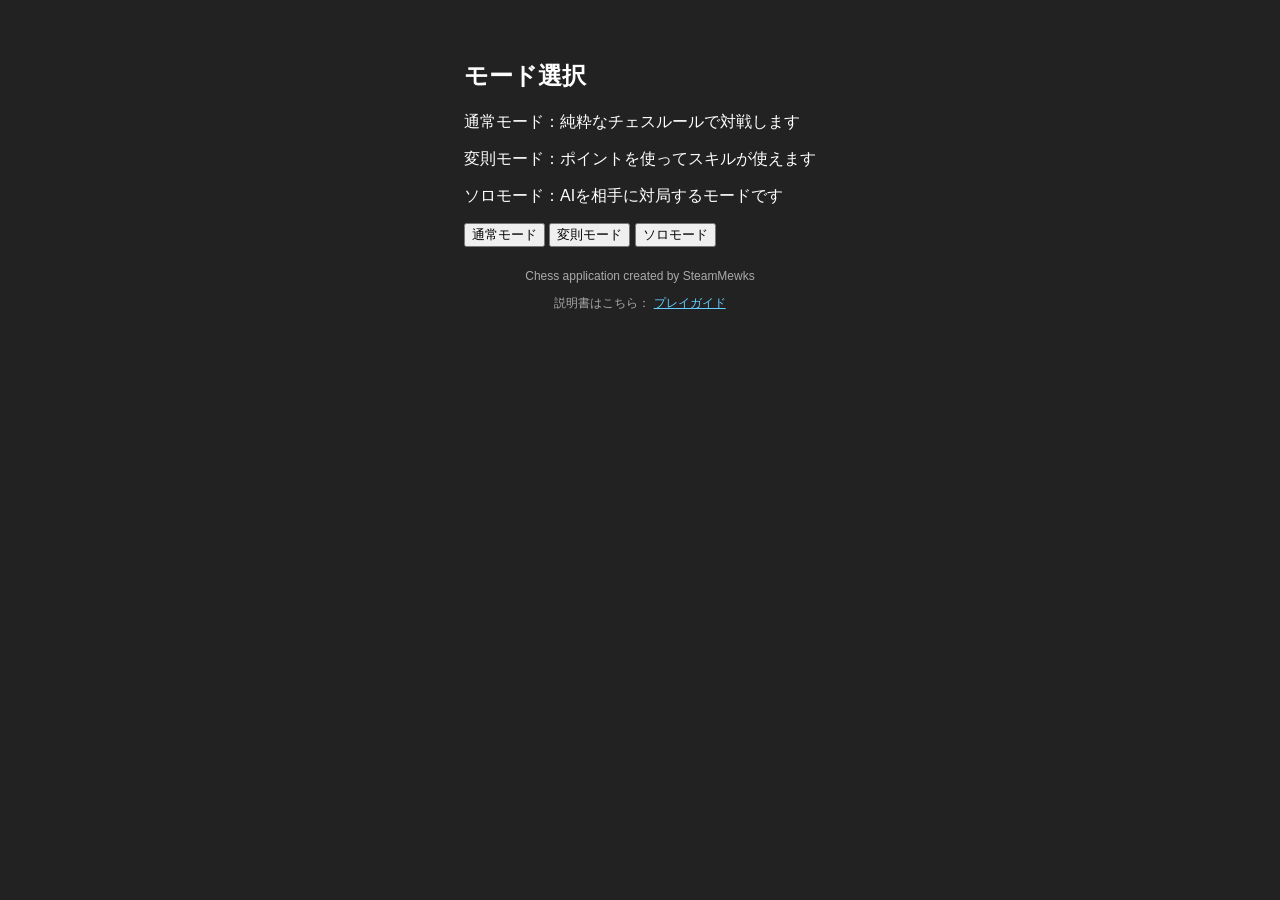
<file: simple-chess/simple-chess.html>
<!DOCTYPE html>
<html lang="ja">
<head>
<meta charset="UTF-8">
<title>Simple Chess</title>
<style>

:root {
  --cell: min(11vw, 60px);
}

body {
  background:#222;
  color:#fff;
  display:flex;
  flex-direction: column;
  align-items: center;
  margin-top:40px;
  font-family: sans-serif;
}

#board {
  display:grid;
  grid-template-columns: repeat(8, var(--cell));
  grid-template-rows: repeat(8, var(--cell));
}

.cell {
  width: var(--cell);
  height: var(--cell);
  display:flex;
  align-items:center;
  justify-content:center;
  font-size: calc(var(--cell) * 0.75);
  line-height: 1;
  cursor:pointer;
  user-select:none;
}

.white {
  background: #bfbfbf;
}

.black {
  background: #7a7a7a;
}

.highlight {
  box-shadow: inset 0 0 0 4px rgba(0,255,0,0.6);
}

.capture {
  box-shadow: inset 0 0 0 4px rgba(255,80,80,0.8);
}

.whitePiece {
  color: #ffffff;
  text-shadow: 0 0 2px #000;
}

.blackPiece {
  color: #000000;
  text-shadow: 0 0 2px #fff;
  transform: rotate(180deg);
}

#message {
  text-align:center;
  font-size:1.2em;
  margin-bottom:8px;
  color:#ff5555;
}

#hint {
  margin-top:10px;
  font-size:0.9em;
  color:#aaa;
  text-align:center;
}

.checkKing {
  box-shadow: inset 0 0 0 4px #ff4444;
}

.points {
  font-size: 1.2em;
  margin: 6px 0;
  text-align: center;
  user-select: none;
}

.skills {
  display: flex;
  justify-content: center;
  gap: 6px;
  margin: 6px 0;
}

.skills button {
  padding: 4px 8px;
  font-size: 0.85em;
  cursor: pointer;
}

.black-ui {
  transform: rotate(180deg);
  color: #ddd;
}

.white-ui {
  color: #fff;
}

#blackHint, #whiteHint {
  font-size: 12px;
}

</style>
</head>

<body>

<div id="startScreen">
  <h2>モード選択</h2>
  <p>通常モード：純粋なチェスルールで対戦します</p>
  <p>変則モード：ポイントを使ってスキルが使えます</p>
  <p>ソロモード：AIを相手に対局するモードです</p>

  <button onclick="startGame('normal')">通常モード</button>
  <button onclick="startGame('skill')">変則モード</button>
  <button onclick="startGame('single')">ソロモード</button>
</div>

<div id="gameUI" style="display:none;">

<!-- 黒側 UI（上） -->

<div id="blackHint" class="black-ui"></div>

<div id="blackPoints" class="points black-ui">
  黒ポイント: <span id="blackPt">0</span>
</div>

<div class="skills black-ui">
  <button onclick="activateSkill('placePawn')">+P (2)</button>
  <button onclick="activateSkill('deleteEnemyPawn')">×P (3)</button>
  <button onclick="useSkill('shuffleEnemy')">SHUFFLE (5)</button>
  <button onclick="activateSkill('promotePawn')">P→Q (7)</button>
</div>

<div id="message"></div><hr>
<div id="board"></div><hr>

<!-- 白側 UI（下） -->

<div class="skills white-ui">
  <button onclick="activateSkill('placePawn')">+P (2)</button>
  <button onclick="activateSkill('deleteEnemyPawn')">×P (3)</button>
  <button onclick="useSkill('shuffleEnemy')">SHUFFLE (5)</button>
  <button onclick="activateSkill('promotePawn')">P→Q (7)</button>
</div>

<div id="whitePoints" class="points white-ui">
  白ポイント: <span id="whitePt">0</span>
</div>

<div id="whiteHint" class="white-ui"></div>

</div>

<div style="text-align:center; font-size:12px; color:#aaa; margin-top:10px;">
  <p>Chess application created by SteamMewks</p>
  <p>
    説明書はこちら：
    <a href="https://note.com/steammewks/n/nbc95c483a2c1" target="_blank" style="color:#6cf;">
      プレイガイド
    </a>
  </p>
</div>

</body>


<script>

let gameMode = null; // "normal" or "skill"

function startGame(mode) {
  gameMode = mode;

  document.getElementById("startScreen").style.display = "none";
  document.getElementById("gameUI").style.display = "block";

  // スキル非表示条件まとめ
  if (mode === "normal" || mode === "single") {
    document.querySelectorAll(".skills").forEach(el => {
      el.style.display = "none";
    });
    document.getElementById("whitePoints").style.display = "none";
    document.getElementById("blackPoints").style.display = "none";
  }

  drawBoard();
  updateHint();

  initOpening();

}

let pendingSkill = null;
let lastMoveMessage = "";

function activateSkill(name) {
  pendingSkill = name;
  document.getElementById("hint").textContent =
    "ヒント：スキル対象のマスをクリックしてください";
}

const skills = {
  placePawn: { cost: 2 },
  deleteEnemyPawn: { cost: 3 },
  shuffleEnemy: { cost: 5 },
  promotePawn: { cost: 7 }
};

let enPassant = null;

const boardEl = document.getElementById("board");

const pieces = {
  wP:"♙", wR:"♖", wN:"♘", wB:"♗", wQ:"♕", wK:"♔",
  bP:"♙", bR:"♜", bN:"♞", bB:"♝", bQ:"♛", bK:"♚"
};

let points = { w: 0, b: 0 };

let moved = {
  wK:false, bK:false,
  wR0:false, wR7:false,
  bR0:false, bR7:false
};

let board = [
  ["bR","bN","bB","bQ","bK","bB","bN","bR"],
  ["bP","bP","bP","bP","bP","bP","bP","bP"],
  ["","","","","","","",""],
  ["","","","","","","",""],
  ["","","","","","","",""],
  ["","","","","","","",""],
  ["wP","wP","wP","wP","wP","wP","wP","wP"],
  ["wR","wN","wB","wQ","wK","wB","wN","wR"]
];

let turn = "w";
let selected = null;

function drawBoard() {
  boardEl.innerHTML = "";

  const messageEl = document.getElementById("message");
  messageEl.textContent = lastMoveMessage;
  lastMoveMessage = "";

  if (isCheckmate(turn)) {
    messageEl.textContent =
      "チェックメイト！ " + (turn==="w" ? "黒" : "白") + "の勝ち";
  } else if (isStalemate(turn)) {
    messageEl.textContent = "ステイルメイト！引き分け";
  } else if (isKingInCheck(turn)) {
    messageEl.textContent = "チェック！";
  }

  let legalMoves = [];
  if (selected) {
    legalMoves = getLegalMoves(selected.x, selected.y);
  }

  for (let y=0;y<8;y++) for (let x=0;x<8;x++) {
    const cell = document.createElement("div");
    cell.className = "cell " + ((x+y)%2===0?"white":"black");

    const piece = board[y][x];

    if (piece) {
      cell.textContent = pieces[piece];

      if (piece[0] === "b") cell.classList.add("blackPiece");
      else cell.classList.add("whitePiece");

      if (
        piece[1] === "K" &&
        piece[0] === turn &&
        isKingInCheck(turn)
      ) {
        cell.classList.add("checkKing");
      }
    }

    if (selected && selected.x===x && selected.y===y) {
      cell.classList.add("selected");
    }

    if (selected) {
      const m = legalMoves.find(v=>v.x===x && v.y===y);
      if (m) {
        if (board[y][x]) cell.classList.add("capture");
        else cell.classList.add("highlight");
      }
    }

    cell.onclick = ()=>clickCell(x,y);
    boardEl.appendChild(cell);
  }

  updateHint();
  updatePoints();
}


function clickCell(x,y) {
  const piece = board[y][x];
  const prevEnPassant = enPassant;

  if (gameMode === "normal") {
    pendingSkill = null;
  }

  if (isCheckmate(turn) || isStalemate(turn)) return;

  // ===== スキル使用待機中 =====
  if (pendingSkill) {
    useSkill(pendingSkill, { x, y });
    pendingSkill = null;
    return;
  }

  // ===== 未選択状態 =====
  if (!selected) {
    if (piece && piece[0] === turn) {

      const moves = getLegalMoves(x, y);

      if (moves.length > 0) {
        selected = { x, y };
      } else {
        document.getElementById("hint").textContent =
          "この駒は現在動かせません";
      }
    }

  // ===== 選択中 =====
  } else {
    const sx = selected.x, sy = selected.y;

    if (
      canMoveRaw(sx,sy,x,y) &&
      isLegalMove(sx,sy,x,y)
    ) {
      const p = board[sy][sx];

      // ===== 捕獲判定用 =====
      const captured = board[y][x];
      let enPassantCaptured = false;
      let didCastle = false;

      // ===== en passant 初期化 =====
      enPassant = null;

      // ===== キャスリング処理 =====
      if (p[1] === "K" && Math.abs(x - sx) === 2) {
        const row = sy;
        didCastle = true;

        if (x > sx) {
          board[row][5] = board[row][7];
          board[row][7] = "";
          moved[p[0] + "R7"] = true;
        } else {
          board[row][3] = board[row][0];
          board[row][0] = "";
          moved[p[0] + "R0"] = true;
        }
      }

      // ===== アンパッサンによる捕獲 =====
      if (
        p[1] === "P" &&
        prevEnPassant &&
        x === prevEnPassant.x &&
        sy === prevEnPassant.y &&
        prevEnPassant.color !== p[0]
      ) {
        board[prevEnPassant.y][prevEnPassant.x] = "";
        enPassantCaptured = true;
      }

      // ===== ポーン2マス前進を記録 =====
      if (p[1] === "P" && Math.abs(y - sy) === 2) {
        enPassant = {
          x: x,
          y: y,
          color: p[0]
        };
      }

      // ===== 実移動 =====
      board[y][x] = p;
      board[sy][sx] = "";

      // ===== ポイント付与 =====
      if (captured || enPassantCaptured) {
        const loser = turn === "w" ? "b" : "w";
        points[loser] += 1;
      }

      // ===== 特殊手メッセージ =====
      if (didCastle) {
        lastMoveMessage = "キャスリング！";
      } else if (enPassantCaptured) {
        lastMoveMessage = "アンパッサン！";
      }

      // moved 更新
      if (p[1] === "K") moved[p] = true;
      if (p[1] === "R") {
        if (sx === 0) moved[p[0] + "R0"] = true;
        if (sx === 7) moved[p[0] + "R7"] = true;
      }

      // ===== 昇格処理 =====
      const before = board[y][x];
      promote(y, x);
      if (before[1] === "P" && board[y][x][1] === "Q") {
        lastMoveMessage = "プロモーション！";
      }

      endTurn();
    }

    selected = null;
  }

  drawBoard();
  updateHint();
}


// ===== 経路チェック =====
function isPathClear(sx,sy,tx,ty,b=board) {
  const dx = Math.sign(tx-sx), dy = Math.sign(ty-sy);
  let x = sx + dx, y = sy + dy;

  while (x !== tx || y !== ty) {
    if (b[y][x]) return false;
    x += dx;
    y += dy;
  }

  return true;
}

function canMoveRaw(sx, sy, tx, ty, b=board, ep=enPassant) {
  const p = b[sy][sx];
  if (!p) return false;

  const dx = tx - sx, dy = ty - sy;
  const t = b[ty][tx];

  if (t && t[0] === p[0]) return false;

  switch (p[1]) {

    case "P": {
      const dir = p[0] === "w" ? -1 : 1;

      // 通常前進
      if (dx === 0 && dy === dir && !t) return true;

      // 初手2マス
      if (
        dx === 0 &&
        dy === 2 * dir &&
        !t &&
        !b[sy + dir][sx] &&
        ((p[0] === "w" && sy === 6) || (p[0] === "b" && sy === 1))
      ) return true;

      // 通常取り
      if (Math.abs(dx) === 1 && dy === dir && t) return true;

      // ===== アンパッサン =====
      if (
        Math.abs(dx) === 1 &&
        dy === dir &&
        !t &&
        ep &&
        ep.color !== p[0] &&
        ep.x === tx &&
        ep.y === sy
      ) {
        return true;
      }

      return false;
    }

    case "R":
      return (dx === 0 || dy === 0) && isPathClear(sx, sy, tx, ty, b);

    case "B":
      return Math.abs(dx) === Math.abs(dy) && isPathClear(sx, sy, tx, ty, b);

    case "Q":
      return (
        (dx === 0 || dy === 0) ||
        Math.abs(dx) === Math.abs(dy)
      ) && isPathClear(sx, sy, tx, ty, b);

    case "N":
      return (
        (Math.abs(dx) === 2 && Math.abs(dy) === 1) ||
        (Math.abs(dx) === 1 && Math.abs(dy) === 2)
      );

    case "K": {
      if (Math.abs(dx) <= 1 && Math.abs(dy) <= 1) return true;

      if (dy === 0 && Math.abs(dx) === 2) {
        return canCastle(p[0], dx > 0 ? "king" : "queen");
      }

      return false;
    }
  }

  return false;
}


function isKingInCheck(color, b=board, ep=enPassant) {

  let kx = -1, ky = -1;

  // 王の位置取得
  for (let y = 0; y < 8; y++) {
    for (let x = 0; x < 8; x++) {
      if (b[y][x] === color + "K") {
        kx = x;
        ky = y;
      }
    }
  }

  if (kx === -1) return false;

  // 相手の攻撃判定
  for (let y = 0; y < 8; y++) {
    for (let x = 0; x < 8; x++) {
      const p = b[y][x];
      if (p && p[0] !== color) {
        if (canMoveRaw(x, y, kx, ky, b, ep)) return true;
      }
    }
  }

  return false;
}


function isLegalMove(sx, sy, tx, ty, b=board, ep=enPassant) {
  const copy = b.map(r => r.slice());
  const p = copy[sy][sx];

  // ===== アンパッサン反映 =====
  if (
    p[1] === "P" &&
    ep &&
    Math.abs(tx - sx) === 1 &&
    ty - sy === (p[0] === "w" ? -1 : 1) &&
    ep.x === tx &&
    ep.y === sy
  ) {
    copy[ep.y][ep.x] = "";
  }

  // 移動適用
  copy[ty][tx] = p;
  copy[sy][sx] = "";

  return !isKingInCheck(p[0], copy, ep);
}

function canCastle(color, side) {
  const y = color === "w" ? 7 : 0;

  if (moved[color + "K"]) return false;

  // 現在チェック中なら不可
  if (isKingInCheck(color)) return false;

  if (side === "king") {
    if (moved[color + "R7"]) return false;
    if (board[y][5] || board[y][6]) return false;

    // 通過マスチェック
    const copy = board.map(r => r.slice());

    // fマス
    copy[y][4] = "";
    copy[y][5] = color + "K";
    if (isKingInCheck(color, copy)) return false;

    // gマス
    copy[y][5] = "";
    copy[y][6] = color + "K";
    if (isKingInCheck(color, copy)) return false;

    return true;
  }

  if (side === "queen") {
    if (moved[color + "R0"]) return false;
    if (board[y][1] || board[y][2] || board[y][3]) return false;

    const copy = board.map(r => r.slice());

    // dマス
    copy[y][4] = "";
    copy[y][3] = color + "K";
    if (isKingInCheck(color, copy)) return false;

    // cマス
    copy[y][3] = "";
    copy[y][2] = color + "K";
    if (isKingInCheck(color, copy)) return false;

    return true;
  }

  return false;
}

function promote(y, x) {
  if (board[y][x][1] === "P" && (y === 0 || y === 7)) {
    board[y][x] = board[y][x][0] + "Q";
  }
}

function isCheckmate(color) {
  if (!isKingInCheck(color)) return false;

  for (let y = 0; y < 8; y++) {
    for (let x = 0; x < 8; x++) {
      const p = board[y][x];

      if (p && p[0] === color) {
        for (let ty = 0; ty < 8; ty++) {
          for (let tx = 0; tx < 8; tx++) {
            if (
              canMoveRaw(x, y, tx, ty, board, enPassant) &&
              isLegalMove(x, y, tx, ty, board, enPassant)
            ) {
              return false;
            }
          }
        }
      }
    }
  }

  return true;
}

function isStalemate(color) {
  if (isKingInCheck(color)) return false;

  for (let y = 0; y < 8; y++) {
    for (let x = 0; x < 8; x++) {
      const p = board[y][x];

      if (p && p[0] === color) {
        for (let ty = 0; ty < 8; ty++) {
          for (let tx = 0; tx < 8; tx++) {
            if (
              canMoveRaw(x, y, tx, ty, board, enPassant) &&
              isLegalMove(x, y, tx, ty, board, enPassant)
            ) {
              return false;
            }
          }
        }
      }
    }
  }

  return true;
}

function getLegalMoves(sx, sy, b = board, ep = enPassant) {
  const moves = [];

  for (let y = 0; y < 8; y++) {
    for (let x = 0; x < 8; x++) {
      if (
        canMoveRaw(sx, sy, x, y, b, ep) &&
        isLegalMove(sx, sy, x, y, b, ep)
      ) {
        moves.push({ x, y });
      }
    }
  }

  return moves;
}

const pieceHints = {
  K: "キング：チェックを受けると必ず対処が必要です。未移動ならキャスリングが可能です。",
  Q: "クイーン：縦・横・斜めに自由に動ける最強の駒です。",
  R: "ルーク：縦と横に移動します。キャスリングにも関係します。",
  B: "ビショップ：斜め方向にのみ移動します。",
  N: "ナイト：他の駒を飛び越えてL字に移動できます。",
  P: "ポーン：前進のみ。初手は2マス可。最奥で昇格します。"
};

function updateHint() {
  const whiteEl = document.getElementById("whiteHint");
  const blackEl = document.getElementById("blackHint");

  let text = "";

  if (isCheckmate(turn)) {
    text = "チェックメイト！ゲームは終了しました。";

  } else if (isStalemate(turn)) {
    text = "ステイルメイト！これ以上合法手がありません。引き分けです。";

  } else if (isKingInCheck(turn)) {
    text = "チェック中！キングを守るか逃がしてください。";

  } else if (selected) {
    const p = board[selected.y][selected.x];
    const type = p[1];

    text = pieceHints[type] || "この駒のヒントは未定義です。";

    if (type === "K" && !moved[p[0] + "K"]) {
      text += " キャスリング可能。";
    }

  } else {
    text = "駒を選択すると合法手がハイライト表示されます。";
  }

  if (turn === "w") {
    whiteEl.innerHTML = "ヒント：<br>" + text;
    blackEl.innerHTML = "相手のターンです";
  } else {
    blackEl.innerHTML = "ヒント：<br>" + text;
    whiteEl.innerHTML = "相手のターンです";
  }
}

function updatePoints() {
  document.getElementById("whitePt").textContent = points.w;
  document.getElementById("blackPt").textContent = points.b;
}

function useSkill(skillName, payload) {
  const skill = skills[skillName];

  if (gameMode !== "skill") return;
  if (!skill) return;

  if (points[turn] < skill.cost) {
    alert("ポイントが足りない！");
    return;
  }

  // 実行
  const success = skillEffects[skillName](payload);

  if (!success) {
    document.getElementById("hint").textContent =
      "ヒント：その対象には使用できません";
    return;
  }

  // 成功時のみ消費
  points[turn] -= skill.cost;

  selected = null;
  turn = turn === "w" ? "b" : "w";

  drawBoard();
  updateHint();
  updatePoints();
}


const skillEffects = {

  // 1pt：ポーンを任意マスに配置
  placePawn({ x, y }) {
    if (board[y][x]) return false;
    board[y][x] = turn + "P";
    return true;
  },

  // 3pt：相手のポーン1つを消去
  deleteEnemyPawn({ x, y }) {
    const p = board[y][x];
    if (!p) return false;
    if (p[1] !== "P") return false;
    if (p[0] === turn) return false;

    board[y][x] = "";
    return true;
  },

  // 5pt：ポーンを即クイーンに
  promotePawn({ x, y }) {
    const p = board[y][x];
    if (!p) return false;
    if (p[0] !== turn) return false;
    if (p[1] !== "P") return false;

    board[y][x] = turn + "Q";
    return true;
  },

  // 7pt：相手の駒配置をシャッフル
  shuffleEnemy() {
    const enemy = turn === "w" ? "b" : "w";
    const positions = [];
    const pieces = [];

    for (let y = 0; y < 8; y++) {
      for (let x = 0; x < 8; x++) {
        const p = board[y][x];
        if (p && p[0] === enemy) {
          positions.push({ x, y });
          pieces.push(p);
          board[y][x] = "";
        }
      }
    }

    // シャッフル（修正）
    for (let i = pieces.length - 1; i > 0; i--) {
      const j = Math.floor(Math.random() * (i + 1));
      [pieces[i], pieces[j]] = [pieces[j], pieces[i]];
    }

    positions.forEach((pos, i) => {
      board[pos.y][pos.x] = pieces[i];
    });

    return true;
  }

};


function endTurn() {
  turn = turn === "w" ? "b" : "w";

  drawBoard();
  updateHint();
  updatePoints();

  if (gameMode === "single" && turn === "b") {
    setTimeout(makeAIMove, 300);
  }
}

//シングルモード

const pieceValue = {
  P:1,
  N:3,
  B:3,
  R:5,
  Q:9,
  K:100
};


const openings = [
  // カロカン
  [
    { from: [4,6], to: [4,4] }, // e4
    { from: [2,1], to: [2,3] }  // c6
  ],

  // スカンジナビアン
  [
    { from: [4,6], to: [4,4] }, // e4
    { from: [3,1], to: [3,3] }  // d5
  ],

  // e5
  [
    { from: [4,6], to: [4,4] }, // e4
    { from: [4,1], to: [4,3] }  // e5
  ],

  // シチリアン
  [
    { from: [4,6], to: [4,4] }, // e4
    { from: [2,1], to: [2,3] }  // c5
  ]
];

let currentOpening = null;
let openingStep = 0;

function initOpening() {
  currentOpening =
    openings[Math.floor(Math.random() * openings.length)];
  openingStep = 0;
}

function makeBlackOpeningMove() {
  if (!currentOpening || openingStep >= currentOpening.length) return false;

  const move = currentOpening[openingStep];
  const piece = board[move.from[1]][move.from[0]];

  // 黒駒がいない場合 → オープニングキャンセルして通常AIに切り替え
  if (!piece || piece[0] !== "b") {
    console.log("Opening move invalid or disrupted, switching to normal AI");
    currentOpening = null;   // オープニング終了
    return false;
  }

  clickCell(move.from[0], move.from[1]);
  clickCell(move.to[0], move.to[1]);

  openingStep++;
  // オープニング完了したら currentOpening を null にする
  if (openingStep >= currentOpening.length) currentOpening = null;

  return true;
}


function evaluateBoard(b) {
  let score = 0;

  for (let y = 0; y < 8; y++) {
    for (let x = 0; x < 8; x++) {
      const p = b[y][x];
      if (!p) continue;

      const val = pieceValue[p[1]];

      const centerBonus =
        3 - Math.abs(3.5 - x) - Math.abs(3.5 - y);

      const total = val + centerBonus * 0.1;

      score += (p[0] === "b" ? total : -total);
    }
  }

  return score;
}

function isSquareAttacked(board, x, y, attackerColor, enPassant) {
  for (let yy = 0; yy < 8; yy++) {
    for (let xx = 0; xx < 8; xx++) {
      const p = board[yy][xx];
      if (p && p[0] === attackerColor) {
        const moves = getLegalMoves(xx, yy, board, enPassant);
        if (moves.some(m => m.x === x && m.y === y)) {
          return true;
        }
      }
    }
  }
  return false;
}

function deepEvaluate(board, state) {
  let best = -Infinity;

  for (let y = 0; y < 8; y++) {
    for (let x = 0; x < 8; x++) {
      const p = board[y][x];
      if (p && p[0] === "b") {

        const moves = getLegalMoves(x, y, board, state.enPassant);

        for (const m of moves) {
          const sim = simulateMove(board, x, y, m.x, m.y, state);

          const score = evaluateBoard(sim.board);

          if (score > best) best = score;
        }
      }
    }
  }

  return best;
}




function simulateMove(b, sx, sy, tx, ty, state) {
  const copy = b.map(r => r.slice());
  const piece = copy[sy][sx];

  let newEnPassant = null;
  const prevEP = state.enPassant;

  // ===== アンパッサン捕獲 =====
  if (
    piece[1] === "P" &&
    prevEP &&
    prevEP.color !== piece[0] &&
    Math.abs(tx - sx) === 1 &&
    tx === prevEP.x &&
    ty === prevEP.y
  ) {
    const dir = piece[0] === "w" ? 1 : -1;
    copy[ty + dir][tx] = "";
  }

  // ===== キャスリング =====
  if (piece[1] === "K" && Math.abs(tx - sx) === 2) {
    const row = sy;

    if (tx > sx) {
      copy[row][5] = copy[row][7];
      copy[row][7] = "";
    } else {
      copy[row][3] = copy[row][0];
      copy[row][0] = "";
    }
  }

  // ===== 通常移動 =====
  copy[ty][tx] = piece;
  copy[sy][sx] = "";

  // ===== アンパッサン記録 =====
  if (piece[1] === "P" && Math.abs(ty - sy) === 2) {
    newEnPassant = {
      x: tx,
      y: (ty + sy) / 2,
      color: piece[0]
    };
  }

  // ===== 昇格 =====
  if (piece[1] === "P" && (ty === 0 || ty === 7)) {
    copy[ty][tx] = piece[0] + "Q";
  }

  return {
    board: copy,
    state: {
      enPassant: newEnPassant
    }
  };
}

function makeRandomMove() {
  const allMoves = [];

  for (let y = 0; y < 8; y++) {
    for (let x = 0; x < 8; x++) {
      const p = board[y][x];
      if (!p || p[0] !== "b") continue;

      const moves = getLegalMoves(x, y, board, enPassant);
      for (const m of moves) {
        allMoves.push({ sx: x, sy: y, tx: m.x, ty: m.y });
      }
    }
  }

  if (allMoves.length === 0) return;

  const move = allMoves[Math.floor(Math.random() * allMoves.length)];

  clickCell(move.sx, move.sy);
  clickCell(move.tx, move.ty);
}

function calculateMovePenalty(p, fromX, fromY, toX, toY, simBoard, enPassant) {
  let penalty = 0;

  // ===== 王の移動を制限している場合のペナルティ =====
  // 白キングの位置を取得
  let kingPos = null;
  for (let y = 0; y < 8; y++) {
    for (let x = 0; x < 8; x++) {
      const sq = simBoard[y][x];
      if (sq && sq === "wK") kingPos = { x, y };
    }
  }

  if (kingPos) {
    // この駒を動かすと白キングが移動できるマスが増えるか？
    // シンプル判定：現在チェックをかけている駒ならペナルティ
    const moves = getLegalMoves(fromX, fromY, simBoard, enPassant);
    if (moves.some(m => m.x === kingPos.x && m.y === kingPos.y)) {
      // 白キングを縛っている駒はペナルティ
      penalty -= pieceValue[p[1]] * 0.7; 
    }
  }

  // ===== 通常チェックペナルティ =====
  const sim = simulateMove(simBoard, fromX, fromY, toX, toY, { enPassant });
  if (isSquareAttacked(sim.board, toX, toY, "w", sim.state.enPassant)) {
    penalty -= pieceValue[p[1]] * 0.6;
  }

  return penalty;
}

function makeAIMove() {
  // ===== オープニング手優先 =====
  if (makeBlackOpeningMove()) return;

  let bestScore = -Infinity;
  let bestMove = null;
  const useDeep = Math.random() < 0.15;

  // 白キングの位置を先に取得
  let whiteKingPos = null;
  for (let y = 0; y < 8; y++) {
    for (let x = 0; x < 8; x++) {
      if (board[y][x] === "wK") whiteKingPos = { x, y };
    }
  }

  // 全駒位置をシャッフル
  const positions = [];
  for (let y = 0; y < 8; y++) {
    for (let x = 0; x < 8; x++) positions.push({ x, y });
  }
  const shuffled = [...positions].sort(() => Math.random() - 0.5);

  for (const pos of shuffled) {
    const x = pos.x;
    const y = pos.y;
    const p = board[y][x];
    if (!p || p[0] !== "b") continue;

    let moves = getLegalMoves(x, y, board, enPassant);
    moves = [...moves].sort(() => Math.random() - 0.5);

    for (const m of moves) {
      const sim = simulateMove(board, x, y, m.x, m.y, { enPassant });

      // ===== ペナルティ計算 =====
      let movePenalty = 0;

      // 1. 通常チェックによるペナルティ
      if (isSquareAttacked(sim.board, m.x, m.y, "w", sim.state.enPassant)) {
        movePenalty -= pieceValue[p[1]] * 0.6;
      }

      // 2. 白キングの移動を制限している駒にペナルティ
      if (whiteKingPos) {
        const whiteKingMovesBefore = getLegalMoves(whiteKingPos.x, whiteKingPos.y, board, enPassant);
        const whiteKingMovesAfter = getLegalMoves(whiteKingPos.x, whiteKingPos.y, sim.board, sim.state.enPassant);

        if (whiteKingMovesAfter.length < whiteKingMovesBefore.length) {
          // 白キングの移動範囲を減らす駒はペナルティ
          movePenalty -= pieceValue[p[1]] * 0.7;
        }
      }

      // ===== 相手最悪手シミュレーション =====
      let worstScore = Infinity;
      for (let yy = 0; yy < 8; yy++) {
        for (let xx = 0; xx < 8; xx++) {
          const op = sim.board[yy][xx];
          if (!op || op[0] !== "w") continue;

          const opMoves = getLegalMoves(xx, yy, sim.board, sim.state.enPassant);
          for (const om of opMoves) {
            const sim2 = simulateMove(sim.board, xx, yy, om.x, om.y, sim.state);
            const score = useDeep
              ? deepEvaluate(sim2.board, sim2.state)
              : evaluateBoard(sim2.board);
            if (score < worstScore) worstScore = score;
          }
        }
      }

      if (worstScore === Infinity) worstScore = evaluateBoard(sim.board);

      const finalScore = worstScore + movePenalty + Math.random() * 0.05;

      if (
        finalScore > bestScore ||
        (Math.abs(finalScore - bestScore) < 0.0001 && Math.random() < 0.5)
      ) {
        bestScore = finalScore;
        bestMove = { sx: x, sy: y, tx: m.x, ty: m.y };
      }
    }
  }

  // フォールバック：合法手が無ければランダムで動く
  if (!bestMove) {
    console.log("AI fallback: random move");
    makeRandomMove();
    return;
  }

  clickCell(bestMove.sx, bestMove.sy);
  clickCell(bestMove.tx, bestMove.ty);
}

// 初期化処理の最後

drawBoard();
updateHint();

</script>

</html>
</file>
<file: assets/css/style.css>
:root{
  --bg:#120f0c;
  --bg2:#1a1410;
  --panel:rgba(24,18,15,0.86);
  --panel2:rgba(38,28,21,0.94);
  --line:#5a4630;
  --line-soft:#3e3122;
  --text:#f3ead6;
  --muted:#cfbea0;
  --accent:#b77a30;
  --accent-2:#e0b66f;
  --shadow:rgba(0,0,0,0.42);
}

*{box-sizing:border-box}
html{scroll-behavior:smooth}
body{
  margin:0;
  min-height:100vh;
  color:var(--text);
  font-family: "Yu Gothic UI","Hiragino Sans","Meiryo",system-ui,sans-serif;
  background:
    radial-gradient(circle at 50% 12%, rgba(187,124,48,0.12), transparent 28%),
    radial-gradient(circle at 50% 100%, rgba(187,124,48,0.08), transparent 35%),
    linear-gradient(180deg, #21170f 0%, var(--bg) 32%, #0d0a08 100%);
  overflow-x:hidden;
}

a{color:inherit}

.shell{
  position:relative;
  width:min(1120px, calc(100% - 32px));
  margin:0 auto;
  padding:36px 0 64px;
  z-index:2;
}

.panel{
  background:linear-gradient(180deg, rgba(45,32,24,0.88), rgba(21,16,12,0.90));
  border:1px solid var(--line);
  border-radius:24px;
  box-shadow:0 16px 40px var(--shadow), inset 0 0 0 1px rgba(224,182,111,0.05);
  backdrop-filter: blur(4px);
}

.hero{
  padding:42px 34px;
  margin-bottom:24px;
  position:relative;
  overflow:hidden;
}
.hero::before,
.hero::after{
  content:"";
  position:absolute;
  inset:auto;
  width:180px;
  height:180px;
  border-radius:50%;
  opacity:0.08;
  background:repeating-conic-gradient(from 0deg, var(--accent-2) 0 8deg, transparent 8deg 18deg);
  filter:blur(0.2px);
}
.hero::before{top:-60px;right:-20px}
.hero::after{bottom:-72px;left:-24px}

.eyebrow{
  margin:0 0 8px;
  color:var(--accent-2);
  text-transform:uppercase;
  letter-spacing:.22em;
  font-size:.82rem;
  font-weight:700;
}

h1{
  margin:0;
  font-size:clamp(2.4rem, 7vw, 5rem);
  line-height:1;
  letter-spacing:.03em;
}

.lead{
  margin:18px 0 0;
  max-width:760px;
  color:var(--muted);
  font-size:1.05rem;
  line-height:1.95;
}

.catalog{padding:28px 24px 24px;margin-bottom:24px}
.section-head h2,.notes h2{
  margin:0;
  font-size:1.8rem;
}
.section-head p{
  margin:8px 0 0;
  color:var(--muted);
}
.grid{
  display:grid;
  grid-template-columns:repeat(auto-fit,minmax(280px,1fr));
  gap:20px;
  margin-top:22px;
}
.card{
  display:flex;
  flex-direction:column;
  min-height:280px;
  padding:22px;
  border-radius:20px;
  border:1px solid var(--line-soft);
  background:
    linear-gradient(180deg, rgba(62,45,31,0.45), rgba(29,21,16,0.78)),
    radial-gradient(circle at top right, rgba(224,182,111,0.12), transparent 35%);
  box-shadow: inset 0 0 0 1px rgba(255,255,255,0.02);
  transition: transform .22s ease, border-color .22s ease, box-shadow .22s ease;
}
.card:hover{
  transform:translateY(-4px);
  border-color:var(--accent);
  box-shadow:0 10px 24px rgba(0,0,0,0.28), inset 0 0 0 1px rgba(224,182,111,0.06);
}
.card-top{
  display:flex;
  justify-content:space-between;
  align-items:center;
  gap:12px;
}
.tag,
.badge{
  display:inline-flex;
  align-items:center;
  padding:6px 10px;
  border-radius:999px;
  border:1px solid rgba(224,182,111,0.28);
  font-size:.76rem;
  letter-spacing:.12em;
  text-transform:uppercase;
}
.tag{color:var(--accent-2)}
.badge{color:#ddcfb2;background:rgba(255,255,255,0.03)}
.card h3{
  margin:18px 0 10px;
  font-size:1.5rem;
  line-height:1.35;
}
.card p{
  margin:0;
  color:var(--muted);
  line-height:1.82;
  flex:1;
}
.button{
  display:inline-flex;
  justify-content:center;
  align-items:center;
  margin-top:20px;
  min-height:48px;
  padding:0 18px;
  border-radius:14px;
  text-decoration:none;
  font-weight:700;
  letter-spacing:.06em;
  color:#23170c;
  background:linear-gradient(180deg, #e1bc7a 0%, #c99043 100%);
  box-shadow: inset 0 1px 0 rgba(255,255,255,0.35), 0 6px 14px rgba(0,0,0,0.22);
}
.button:hover{filter:brightness(1.05)}

.notes{padding:24px 24px 22px}
.notes ul{margin:16px 0 0;padding-left:1.2em;color:var(--muted);line-height:1.9}
.notes code{
  color:var(--accent-2);
  background:rgba(255,255,255,0.04);
  padding:.1em .45em;
  border-radius:.4em;
}

.footer{
  padding-top:18px;
  text-align:center;
  color:#8f7c60;
  font-size:.92rem;
}

.gears{
  position:fixed;
  inset:0;
  z-index:0;
  pointer-events:none;
  overflow:hidden;
}
.gear{
  position:absolute;
  top:var(--top, auto);
  right:var(--right, auto);
  bottom:var(--bottom, auto);
  left:var(--left, auto);
  width:var(--size);
  height:var(--size);
  opacity:.2;
  background:url("../img/gear.svg") center / contain no-repeat;
}
.spin{animation:spin 24s linear infinite}
.spin-reverse{animation:spin-reverse 20s linear infinite}
.slow{animation-duration:30s}
.medium{animation-duration:22s}
.fast{animation-duration:16s}

.noise{
  position:fixed;
  inset:0;
  z-index:1;
  pointer-events:none;
  opacity:.08;
  background-image:
    radial-gradient(circle at 20% 20%, rgba(255,255,255,0.25) 0 1px, transparent 1px),
    radial-gradient(circle at 80% 40%, rgba(255,255,255,0.18) 0 1px, transparent 1px),
    radial-gradient(circle at 60% 70%, rgba(255,255,255,0.14) 0 1px, transparent 1px);
  background-size: 130px 130px, 170px 170px, 210px 210px;
}

@keyframes spin{from{transform:rotate(0deg)}to{transform:rotate(360deg)}}
@keyframes spin-reverse{from{transform:rotate(360deg)}to{transform:rotate(0deg)}}

@media (max-width: 720px){
  .shell{width:min(100% - 20px, 1120px);padding:20px 0 42px}
  .hero{padding:28px 18px 26px}
  .catalog,.notes{padding:20px 16px}
  .lead{font-size:.98rem;line-height:1.8}
  .card{min-height:250px;padding:18px}
  .gear{opacity:.16}
}

@media (prefers-reduced-motion: reduce){
  .gear{animation:none}
  html{scroll-behavior:auto}
}

/* Phone layout */
html{-webkit-text-size-adjust:100%;text-size-adjust:100%}
body{min-height:100svh}
.shell{padding-left:env(safe-area-inset-left);padding-right:env(safe-area-inset-right)}
.hero,.catalog,.card{min-width:0}
.grid{grid-template-columns:minmax(0,1fr)}
h1,h2,h3,p{overflow-wrap:anywhere}
.button{min-height:54px;touch-action:manipulation}
.button:focus-visible{outline:3px solid var(--accent-2);outline-offset:4px}
[hidden]{display:none!important}
@media (max-width:720px){
  .shell{width:calc(100% - 24px);padding-top:max(16px, env(safe-area-inset-top));padding-bottom:max(28px, env(safe-area-inset-bottom))}
  .panel{border-radius:18px;backdrop-filter:none}
  .hero{padding:26px 20px;margin-bottom:16px}
  .hero::before,.hero::after{display:none}
  .eyebrow{font-size:.68rem;letter-spacing:.12em;line-height:1.7}
  h1{font-size:clamp(2rem,10vw,3.4rem);line-height:1.1}
  .lead{margin-top:14px;font-size:.94rem;line-height:1.85}
  .lead br{display:none}
  .catalog{padding:22px 14px 14px;margin-bottom:0}
  .section-head{padding:0 4px}
  .section-head h2{font-size:1.4rem}
  .section-head p{font-size:.88rem;line-height:1.7}
  .grid{gap:14px;margin-top:18px}
  .card{min-height:0;padding:20px 16px;border-radius:14px}
  .card h3{font-size:1.24rem;margin-top:16px}
  .card p{font-size:.94rem;line-height:1.8}
  .button{width:100%;margin-top:18px;font-size:1rem}
  .gear{opacity:.16;filter:none}
  .noise{display:none}
  .footer{padding-top:14px;font-size:.8rem}
}
@media (min-width:960px){
  .grid{grid-template-columns:repeat(2,minmax(0,1fr))}
}
@media (hover:none){
  .card:hover{transform:none;box-shadow:inset 0 0 0 1px rgba(255,255,255,.02);border-color:var(--line-soft)}
}
</file>
